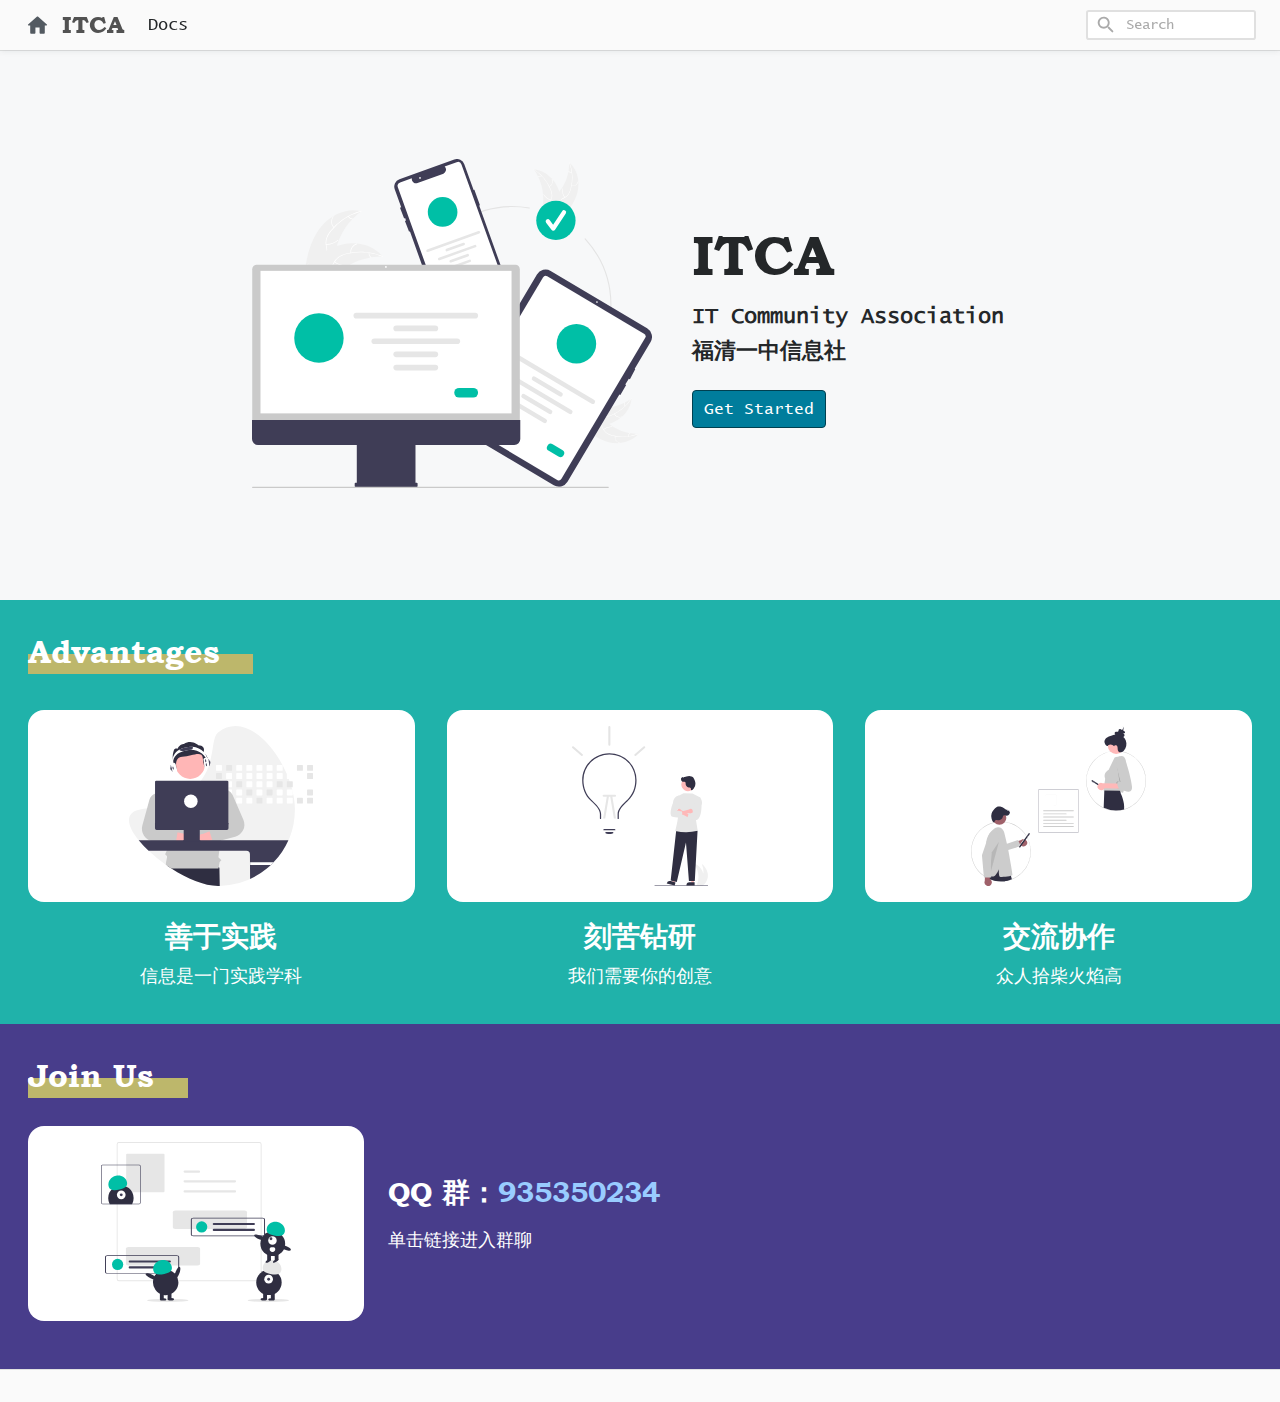
<file: index.html>
<!DOCTYPE html>
<html lang="en" dir="ltr">

<head>
    <meta charset="utf-8">
    <meta name="viewport" content="width=device-width, initial-scale=1">
    <title>ITCA</title>
    


  
  <script defer src="/js/fuse.min.94c78ad70b02749822921660cf4e9f0b3701bc0680c421afb784a78228de0275.js"></script>



<script src="/js/enquire.min.dfb99dee1e029d51d6cfb672d847929890b1585402de17f5ed092edd72a688b4.js"></script>

<script defer src="/js/lazysizes.min.31dd6a2d3a1ec0f78a8df007535cf23f03aeb5c70f026e6d6a19dac3b3acc340.js"></script>

<script defer src="/js/helper/getParents.min.ccd45f158c1b17849307ba913a72beac239c410f2b6e648496a79842da84e55b.js"></script>

<script defer src="/js/helper/fadeinout.min.9fb19682560d5fa5596fffec85da605067c4acc86aad05add4d8fff9d362a446.js"></script>

<link rel="stylesheet" href="/katex/katex.min.css">
<script src="/katex/katex.min.js"></script>
<script src="/katex/auto-render.min.js"></script>

<script>
  document.addEventListener("DOMContentLoaded", function() {
      renderMathInElement(document.body, {
          trust: true,
          delimiters: [
              { left: "$$", right: "$$", display: true },
              { left: "$", right: "$", display: false }
          ],
          macros: {
              
              "\\d": "\\text{d}",
              "\\zh": "\\footnotesize \\ ",
              "\\en": "\\normalsize \\ ",
              "\\su": "\\displaystyle",
              "\\eq": "\\Longleftrightarrow",
              "\\intro": "\\Longrightarrow",
              "\\mathring": "\\overset\{\\normalsizeₒ\}",
              "\\arccot": "\\text\{arccot\} \\, ",
              "\\xor": "\\text\{xor\} \\, ",
              "\\mex": "\\text\{mex\} \\, "
          }
      });
  });
  </script>

<script>
  "use strict";

  window.onload = function() {
    
    var languagedir = JSON.parse("\"ltr\"");
    
    var baseurl = JSON.parse("\"https://itca.site\"");
    
    var permalink = JSON.parse("\"https://itca.site/\"");

    
    var toggleSidebarElem = document.getElementById("toggle-sidebar");
    var toggleMenuElem = document.getElementById("toggle-menu");
    var tocBodyElem = document.querySelector('.toc__body');
    var tocLabelElem = document.querySelector('.toc__label');
    var listMainElem = document.getElementById('list-main');
    var listSideElem = document.getElementById('list-side');
    var singleMenuElem = document.getElementById('single-menu');
    var sliderIcons = document.querySelectorAll('.slider__icon');

    toggleSidebarElem ?
      toggleSidebarElem.addEventListener('change', function (e) {
        if (e.target.checked) {
          if (tocBodyElem) {
            fadeIn(tocBodyElem, 200);
          }
          if (tocLabelElem) {
            fadeIn(tocLabelElem, 200);
          }
          if (listMainElem && listSideElem) {
            listMainElem.className = 'm';
            listSideElem.className = 'r';
          }

          sliderIcons && sliderIcons.forEach(function (elem) {
            if (elem.classList.contains('hide')) {
              elem.classList.remove('hide');
            } else {
              elem.classList.add('hide');
            }
          });

        } else {
          if (tocBodyElem) {
            fadeOut(tocBodyElem, 200);
          }
          if (tocLabelElem) {
            fadeOut(tocLabelElem, 200);
          }
          if (listMainElem && listSideElem) {
            listMainElem.className = 'mr';
            listSideElem.className = 'hide';
          }

          sliderIcons && sliderIcons.forEach(function (elem) {
            if (elem.classList.contains('hide')) {
              elem.classList.remove('hide');
            } else {
              elem.classList.add('hide');
            }
          });
        }
      }) : null;

    toggleMenuElem ?
      toggleMenuElem.addEventListener('change', function (e) {
        if (e.target.checked) {
          if (listMainElem && singleMenuElem) {
            listMainElem.className = 'm';
            singleMenuElem.className = 'l';
          }

          sliderIcons && sliderIcons.forEach(function (elem) {
            if (elem.classList.contains('hide')) {
              elem.classList.remove('hide');
            } else {
              elem.classList.add('hide');
            }
          });

        } else {
          if (listMainElem && singleMenuElem) {
            listMainElem.className = 'lm';
            singleMenuElem.className = 'hide';
          }

          sliderIcons && sliderIcons.forEach(function (elem) {
            if (elem.classList.contains('hide')) {
              elem.classList.remove('hide');
            } else {
              elem.classList.add('hide');
            }
          });
        }
      }) : null;
    


    
    var navCollapseBtn = document.getElementById('navCollapseBtn');
    navCollapseBtn ? navCollapseBtn.addEventListener('click', function(e) {
      var navCollapse = document.querySelector('.navbar__collapse');
      
      if (navCollapse) {
        var dataOpen = navCollapse.getAttribute('data-open');

        if (dataOpen === 'true') {
          navCollapse.setAttribute('data-open', 'false');
          navCollapse.style.maxHeight = 0;
        } else {
          navCollapse.setAttribute('data-open', 'true');
          navCollapse.style.maxHeight = navCollapse.scrollHeight + "px";
        }
      }
    }) : null;
    


    
    var expandBtn = document.querySelectorAll('.expand__button');

    for (let i = 0; i < expandBtn.length; i++) {
      expandBtn[i].addEventListener("click", function () {
        var content = this.nextElementSibling;
        if (content.style.maxHeight) {
          content.style.maxHeight = null;
          this.querySelector('svg').classList.add('expand-icon__right');
          this.querySelector('svg').classList.remove('expand-icon__down');
        } else {
          content.style.maxHeight = content.scrollHeight + "px";
          this.querySelector('svg').classList.remove('expand-icon__right');
          this.querySelector('svg').classList.add('expand-icon__down');
        }
      });
    }
    



    
    document.querySelectorAll('.tab') ? 
    document.querySelectorAll('.tab').forEach(function(elem, idx) {
      var containerId = elem.getAttribute('id');
      var containerElem = elem;
      var tabLinks = elem.querySelectorAll('.tab__link');
      var tabContents = elem.querySelectorAll('.tab__content');
      var ids = [];

      tabLinks && tabLinks.length > 0 ?
      tabLinks.forEach(function(link, index, self) {
        link.onclick = function(e) {
          for (var i = 0; i < self.length; i++) {
            if (index === parseInt(i, 10)) {
              if (!self[i].classList.contains('active')) {
                self[i].classList.add('active');
                tabContents[i].style.display = 'block';
              }
            } else {
              self[i].classList.remove('active');
              tabContents[i].style.display = 'none';
            }
          }
        }
      }) : null;
    }) : null;
    


    
    document.querySelectorAll('.codetab') ? 
    document.querySelectorAll('.codetab').forEach(function(elem, idx) {
      var containerId = elem.getAttribute('id');
      var containerElem = elem;
      var codetabLinks = elem.querySelectorAll('.codetab__link');
      var codetabContents = elem.querySelectorAll('.codetab__content');
      var ids = [];

      codetabLinks && codetabLinks.length > 0 ?
      codetabLinks.forEach(function(link, index, self) {
        link.onclick = function(e) {
          for (var i = 0; i < self.length; i++) {
            if (index === parseInt(i, 10)) {
              if (!self[i].classList.contains('active')) {
                self[i].classList.add('active');
                codetabContents[i].style.display = 'block';
              }
            } else {
              self[i].classList.remove('active');
              codetabContents[i].style.display = 'none';
            }
          }
        }
      }) : null;
    }) : null;
    

    
    
    
    var enableDarkMode = JSON.parse("false");
    var root = document.getElementById('root');
    var toggleToLightBtn = document.getElementById('toggleToLight');
    var toggleToDarkBtn = document.getElementById('toggleToDark');

    if (!enableDarkMode) {
      root.className = 'theme__light';
      localStorage.setItem('theme', 'light');
    }
    
    if (toggleToDarkBtn) {
      toggleToDarkBtn.onclick = function (e) {
        root.className = 'theme__dark';
        localStorage.setItem('theme', 'dark');
        toggleToLightBtn.className = 'navbar__icons--icon';
        toggleToDarkBtn.className = 'hide';
      }
    }

    if (toggleToLightBtn) {
      toggleToLightBtn.onclick = function (e) {
        root.className = 'theme__light';
        localStorage.setItem('theme', 'light');
        toggleToLightBtn.className = 'hide';
        toggleToDarkBtn.className = 'navbar__icons--icon';
      }
    }

    
    document.querySelectorAll('.menu__list').forEach(function(elem) {
      if (elem.classList.contains('active')) {
        elem.style.maxHeight = elem.scrollHeight + "px"; 
      }
    });
    
    document.querySelectorAll('.menu__title--collapse').forEach(function(elem) {
      elem.addEventListener('click', function (e) {
        var content = this.nextElementSibling;
        var menuTitleIcon = this.querySelector('.menu__title--icon');
        if (!content) {
          return null;
        }

        var parent = elem.parentNode;
        while (parent.classList.contains('menu__list') && parent.classList.contains('active')) {
          parent.style.maxHeight = 100 * parent.children.length + "px";
          parent = parent.parentNode;
        }

        if (content.style.maxHeight) {
          content.style.maxHeight = null;
          content.classList.remove('active');
          menuTitleIcon.classList.add('right');
          
          if (languagedir === 'rtl') {
            menuTitleIcon.classList.remove('downrtl');
          } else {
            menuTitleIcon.classList.remove('down');
          }
        } else {
          content.style.maxHeight = content.scrollHeight + "px";
          content.classList.add('active');
          menuTitleIcon.classList.remove('right');
          
          if (languagedir === 'rtl') {
            menuTitleIcon.classList.add('downrtl');
          } else {
            menuTitleIcon.classList.add('down');
          }
        }
      });
    });
    


    
    var mobileLogo = document.getElementById('mobileLogo');
    var modal = document.getElementById("myModal");
    var drawer = document.getElementById('myDrawer');
    var drawerCloseBtn = document.querySelector('.drawer__close');

    var openDrawer = function() {
      modal.style.opacity = 1;

      if (languagedir === 'rtl') {
        modal.style.right = 0;
        drawer.style.right = 0;
      } else {
        modal.style.left = 0;
        drawer.style.left = 0;
      }
    }

    var closeDrawer = function() {
      modal.style.opacity = 0;

      if (languagedir === 'rtl') {
        drawer.style.right = '-100%';
      } else {
        drawer.style.left = '-100%';
      }

      
      setTimeout(function () {
        if (languagedir === 'rtl') {
          modal.style.right = '-100%';
        } else {
          modal.style.left = '-100%';
        }
      }, 250);
    }

    mobileLogo.onclick = function () {
      openDrawer();
      localStorage.setItem('isDrawerOpen', 'true');
    }

    modal.onclick = function () {
      closeDrawer();
      localStorage.setItem('isDrawerOpen', 'false');
    }

    drawerCloseBtn.onclick = function () {
      closeDrawer();
      localStorage.setItem('isDrawerOpen', 'false');
    }
  


  
    var lastScrollTop = window.pageYOffset || document.documentElement.scrollTop;
    var tocElem = document.querySelector('.toc');
    var tableOfContentsElem = tocElem ? tocElem.querySelector('#TableOfContents') : null;
    var singleContentsElem = document.querySelector('.single__contents');
    var dataBGImgs = document.querySelectorAll('div[data-bgimg]');

    
    var tocLevels = JSON.parse("[\"h2\",\"h3\",\"h4\"]");

    if (tocLevels) {
      tocLevels = tocLevels.toString();
    } else {
      tocLevels = "h1, h2, h3, h4, h5, h6";
    }

    
    var isLandingBgImg = JSON.parse("null");
    
    var isHome = JSON.parse("true");

    function setNavbarBG(scrollTop) {
      if (isHome && isLandingBgImg && Object.keys(isLandingBgImg).length) {
        if (isLandingBgImg.height <= scrollTop) {
          dataBGImgs.forEach(function(elem) {
            elem.setAttribute('data-bgimg', 'false');
          });
        } else {
          dataBGImgs.forEach(function (elem) {
            elem.setAttribute('data-bgimg', 'true');
          });
        }
      }
    }
    setNavbarBG(lastScrollTop);

    window.onscroll = function () {
      var st = window.pageYOffset || document.documentElement.scrollTop;
      if (st > lastScrollTop) { 
        singleContentsElem ? 
        singleContentsElem.querySelectorAll(tocLevels.toString()).forEach(function(elem) {
          if (document.documentElement.scrollTop >= elem.offsetTop) {
            if (tableOfContentsElem) {
              var id = elem.getAttribute('id');
              tocElem.querySelectorAll('a').forEach(function (elem) {
                elem.classList.remove('active');
              });
              tocElem.querySelector('a[href="#' + id + '"]') ? 
              tocElem.querySelector('a[href="#' + id + '"]').classList.add('active') : null;
            }
          }
        }) : null;
        setNavbarBG(st);
      } else { 
        singleContentsElem ? 
        singleContentsElem.querySelectorAll(tocLevels.toString()).forEach(function(elem) {
          if (document.documentElement.scrollTop >= elem.offsetTop) {
            if (tableOfContentsElem) {
              var id = elem.getAttribute('id');
              tocElem.querySelectorAll('a').forEach(function (elem) {
                elem.classList.remove('active');
              });
              tocElem.querySelector('a[href="#' + id + '"]') ? 
              tocElem.querySelector('a[href="#' + id + '"]').classList.add('active') : null;
            }
          }
        }) : null;
        setNavbarBG(st);
      }
      lastScrollTop = st <= 0 ? 0 : st;
    };
    



    
    var mobileSearchInputElem = document.querySelector('#search-mobile');
    var mobileSearchClassElem = document.querySelector('.mobile-search');
    var mobileSearchBtnElem = document.querySelector('#mobileSearchBtn');
    var mobileSearchCloseBtnElem = document.querySelector('#search-mobile-close');
    var mobileSearchContainer = document.querySelector('#search-mobile-container');
    var mobileSearchResultsElem = document.querySelector('#search-mobile-results');
    var htmlElem = document.querySelector('html');

    if (mobileSearchClassElem) {
      mobileSearchClassElem.style.display = 'none';
    }

    mobileSearchBtnElem ? 
    mobileSearchBtnElem.addEventListener('click', function () {
      if (mobileSearchContainer) {
        mobileSearchContainer.style.display = 'block';
      }

      if (mobileSearchInputElem) {
        mobileSearchInputElem.focus();
      }

      if (htmlElem) {
        htmlElem.style.overflowY = 'hidden';
      }
    }) : null;

    mobileSearchCloseBtnElem ? 
    mobileSearchCloseBtnElem.addEventListener('click', function() {
      if (mobileSearchContainer) {
        mobileSearchContainer.style.display = 'none';
      }

      if (mobileSearchInputElem) {
        mobileSearchInputElem.value = '';
      }
      
      if (mobileSearchResultsElem) {
        while (mobileSearchResultsElem.firstChild) {
          mobileSearchResultsElem.removeChild(mobileSearchResultsElem.firstChild);
        }
      }

      if (htmlElem) {
        htmlElem.style.overflowY = 'visible';
      }
    }) : null;

    mobileSearchInputElem ? 
    mobileSearchInputElem.addEventListener('keydown', function(e) {
      if (e.key === 'Escape') {
        if (mobileSearchContainer) {
          mobileSearchContainer.style.display = 'none';
        }
        
        if (mobileSearchInputElem) {
          mobileSearchInputElem.value = '';
        }

        if (mobileSearchResultsElem) {
          while (mobileSearchResultsElem.firstChild) {
            mobileSearchResultsElem.removeChild(mobileSearchResultsElem.firstChild);
          }
        }
        if (htmlElem) {
          htmlElem.style.overflowY = 'visible';
        }
      }
    }) : null;
  


  
    var localTheme = localStorage.getItem('theme');
    var rootEleme = document.getElementById('root');
    var selectThemeElem = document.querySelectorAll('.select-theme');
    var selectThemeItemElem = document.querySelectorAll('.select-theme__item');
    
    if (localTheme) {
      selectThemeItemElem ? 
      selectThemeItemElem.forEach(function (elem) {
        if (elem.text.trim() === localTheme) {
          elem.classList.add('is-active');
        } else {
          elem.classList.remove('is-active');
        }
      }) : null;
    }

    selectThemeItemElem ? 
    selectThemeItemElem.forEach(function (v, i) {
      v.addEventListener('click', function (e) {
        var selectedThemeVariant = e.target.text.trim();
        localStorage.setItem('theme', selectedThemeVariant);

        rootEleme.removeAttribute('class');
        rootEleme.classList.add(`theme__${selectedThemeVariant}`);
        selectThemeElem.forEach(function(rootElem) {
          rootElem.querySelectorAll('a').forEach(function (elem) {
            if (elem.classList) {
              if (elem.text.trim() === selectedThemeVariant) {
                if (!elem.classList.contains('is-active')) {
                  elem.classList.add('is-active');
                }
              } else {
                if (elem.classList.contains('is-active')) {
                  elem.classList.remove('is-active');
                }
              }
            }
          });
        });

        if (window.mermaid) {
          if (selectedThemeVariant === "dark" || selectedThemeVariant === "hacker") {
            mermaid.initialize({ theme: 'dark' });
            location.reload();
          } else {
            mermaid.initialize({ theme: 'default' });
            location.reload();
          }
        }

        var utterances = document.querySelector('iframe');
        if (utterances) {
          utterances.contentWindow.postMessage({
            type: 'set-theme',
            theme: selectedThemeVariant === "dark" || selectedThemeVariant === "hacker" ? 'photon-dark' : selectedThemeVariant === 'kimbie' ? 'github-dark-orange' : 'github-light',
          }, 'https://utteranc.es');
        }
      });
    }) : null;
  


  
    
    var langprefix = JSON.parse("\"\"");
    var searchResults = null;
    var searchMenu = null;
    var searchText = null;
    
    
    var enableSearchHighlight = JSON.parse("true");
    
    var enableSearch = JSON.parse("true");

    var fuse = null;

    if (enableSearch) {
      (function initFuse() {
        var xhr = new XMLHttpRequest();
        xhr.open('GET', baseurl + langprefix + "/index.json");
        xhr.setRequestHeader('Content-Type', 'application/json; charset=utf-8');
        xhr.onload = function () {
          if (xhr.status === 200) {
            fuse = new Fuse(JSON.parse(xhr.response.toString('utf-8')), {
              keys: ['title', 'description', 'content'],
              includeMatches: enableSearchHighlight,
              shouldSort: true,
              threshold: 0.4,
              location: 0,
              distance: 100,
              maxPatternLength: 32,
              minMatchCharLength: 1,
            });
          }
          else {
            console.error(`[${xhr.status}]Error:`, xhr.statusText);
          }
        };
        xhr.send();
      })();
    }
    
    function makeLi(ulElem, obj) {
      var li = document.createElement('li');
      li.className = 'search-result__item';
      
      var a = document.createElement('a');
      a.innerHTML = obj.title;
      a.setAttribute('class', 'search-result__item--title');
      a.setAttribute('href', obj.permalink);

      var descDiv = document.createElement('div');
      descDiv.setAttribute('class', 'search-result__item--desc');
      if (obj.description) {
        descDiv.innerHTML = obj.description;
      } else if (obj.content) {
        descDiv.innerHTML = obj.content.substring(0, 80);
      }
      
      li.appendChild(a);
      li.appendChild(descDiv);
      ulElem.appendChild(li);
    }

    function makeHighlightLi(ulElem, obj) {
      var li = document.createElement('li');
      li.className = 'search-result__item';
      var descDiv = null;

      var a = document.createElement('a');
      a.innerHTML = obj.item.title;
      a.setAttribute('class', 'search-result__item--title');
      a.setAttribute('href', obj.item.uri);

      if (obj.matches && obj.matches.length) {
        for (var i = 0; i < obj.matches.length; i++) {
          if ('title' === obj.matches[i].key) {
            a = document.createElement('a');
            a.innerHTML = generateHighlightedText(obj.matches[i].value, obj.matches[i].indices);
            a.setAttribute('class', 'search-result__item--title');
            a.setAttribute('href', obj.item.uri);
          }
          
          if ('description' === obj.matches[i].key) {
            descDiv = document.createElement('div');
            descDiv.setAttribute('class', 'search-result__item--desc');
            descDiv.innerHTML = generateHighlightedText(obj.item.description, obj.matches[i].indices);
          } else if ('content' === obj.matches[i].key) {
            if (!descDiv) {
              descDiv = document.createElement('div');
              descDiv.setAttribute('class', 'search-result__item--desc');
              descDiv.innerHTML = generateHighlightedText(obj.item.content.substring(0, 80), obj.matches[i].indices);
            }
          } else {
            if (obj.item.description) {
              descDiv = document.createElement('div');
              descDiv.setAttribute('class', 'search-result__item--desc');
              descDiv.innerHTML = obj.item.description;
            } else {
              descDiv = document.createElement('div');
              descDiv.setAttribute('class', 'search-result__item--desc');
              descDiv.innerHTML = obj.item.content.substring(0, 80);
            }
          }
        }

        li.appendChild(a);
        if (descDiv) {
          li.appendChild(descDiv);
        }
        if (li) {
          ulElem.appendChild(li);
        }
      }
    }

    function renderSearchResults(searchText, results) {
      searchResults = document.getElementById('search-results');
      searchMenu = document.getElementById('search-menu');
      searchResults.setAttribute('class', 'dd is-active');
      
      var ul = document.createElement('ul');
      ul.setAttribute('class', 'dd-content search-content');

      if (results.length) {
        results.forEach(function (result) {
          var li = document.createElement('li');
          var a = document.createElement('a');
          a.setAttribute('href', result.uri);
          a.setAttribute('class', 'dd-item');
          a.appendChild(li);

          var titleDiv = document.createElement('div');
          titleDiv.innerHTML = result.title;
          titleDiv.setAttribute('class', 'search-result__item--title');

          var descDiv = document.createElement('div');
          descDiv.setAttribute('class', 'search-result__item--desc');
          if (result.description) {
            descDiv.innerHTML = result.description;
          } else if (result.content) {
            descDiv.innerHTML = result.content.substring(0, 80);
          }

          li.appendChild(titleDiv);
          li.appendChild(descDiv);
          ul.appendChild(a);
        });
      } else {
        var li = document.createElement('li');
        li.setAttribute('class', 'dd-item');
        li.innerText = 'No results found';
        ul.appendChild(li);
      }

      while (searchMenu.hasChildNodes()) {
        searchMenu.removeChild(
          searchMenu.lastChild
        );
      }
      
      searchMenu.appendChild(ul);
    }

    function renderSearchHighlightResults(searchText, results) {
      searchResults = document.getElementById('search-results');
      searchMenu = document.getElementById('search-menu');
      searchResults.setAttribute('class', 'dd is-active');

      var ul = document.createElement('ul');
      ul.setAttribute('class', 'dd-content search-content');

      if (results.length) {
        results.forEach(function (result) {
          var li = document.createElement('li');
          var a = document.createElement('a');
          var descDiv = null;

          a.setAttribute('href', result.item.uri);
          a.setAttribute('class', 'dd-item');
          a.appendChild(li);

          var titleDiv = document.createElement('div');
          titleDiv.innerHTML = result.item.title;
          titleDiv.setAttribute('class', 'search-result__item--title');
          
          if (result.matches && result.matches.length) {
            for (var i = 0; i < result.matches.length; i++) {
              if ('title' === result.matches[i].key) {
                titleDiv.innerHTML = generateHighlightedText(result.matches[i].value, result.matches[i].indices);
              }

              if ('description' === result.matches[i].key) {
                descDiv = document.createElement('div');
                descDiv.setAttribute('class', 'search-result__item--desc');
                descDiv.innerHTML = generateHighlightedText(result.item.description, result.matches[i].indices);
              } else if ('content' === result.matches[i].key) {
                if (!descDiv) {
                  descDiv = document.createElement('div');
                  descDiv.setAttribute('class', 'search-result__item--desc');
                  descDiv.innerHTML = generateHighlightedText(result.item.content.substring(0, 80), result.matches[i].indices);
                }
              } else {
                if (result.item.description) {
                  descDiv = document.createElement('div');
                  descDiv.setAttribute('class', 'search-result__item--desc');
                  descDiv.innerHTML = result.item.description;
                } else {
                  descDiv = document.createElement('div');
                  descDiv.setAttribute('class', 'search-result__item--desc');
                  descDiv.innerHTML = result.item.content.substring(0, 80);
                }
              }
            }
            
            li.appendChild(titleDiv);
            if (descDiv) {
              li.appendChild(descDiv);
            }
            ul.appendChild(a);
          }
        });
      } else {
        var li = document.createElement('li');
        li.setAttribute('class', 'dd-item');
        li.innerText = 'No results found';
        ul.appendChild(li);
      }

      while (searchMenu.hasChildNodes()) {
        searchMenu.removeChild(
          searchMenu.lastChild
        );
      }
      searchMenu.appendChild(ul);
    }

    function renderSearchResultsMobile(searchText, results) {
      searchResults = document.getElementById('search-mobile-results');

      var content = document.createElement('div');
      content.setAttribute('class', 'mobile-search__content');

      if (results.length > 0) {
        results.forEach(function (result) {
          var item = document.createElement('a');
          item.setAttribute('href', result.uri);
          item.innerHTML = '<div class="mobile-search__item"><div class="mobile-search__item--title">📄 ' + result.title + '</div><div class="mobile-search__item--desc">' + (result.description ? result.description : result.content) + '</div></div>';
          content.appendChild(item);
        });
      } else {
        var item = document.createElement('span');
        content.appendChild(item);
      }

      let wrap = document.getElementById('search-mobile-results');
      while (wrap.firstChild) {
        wrap.removeChild(wrap.firstChild)
      }
      searchResults.appendChild(content);      
    }

    function renderSearchHighlightResultsMobile(searchText, results) {
      searchResults = document.getElementById('search-mobile-results');

      var ul = document.createElement('div');
      ul.setAttribute('class', 'mobile-search__content');

      if (results.length) {
        results.forEach(function (result) {
          var li = document.createElement('li');
          var a = document.createElement('a');
          var descDiv = null;

          a.setAttribute('href', result.item.uri);
          a.appendChild(li);
          li.setAttribute('class', 'mobile-search__item');

          var titleDiv = document.createElement('div');
          titleDiv.innerHTML = result.item.title;
          titleDiv.setAttribute('class', 'mobile-search__item--title');
          
          if (result.matches && result.matches.length) {
            for (var i = 0; i < result.matches.length; i++) {
              if ('title' === result.matches[i].key) {
                titleDiv.innerHTML = generateHighlightedText(result.matches[i].value, result.matches[i].indices);
              }

              if ('description' === result.matches[i].key) {
                descDiv = document.createElement('div');
                descDiv.setAttribute('class', 'mobile-search__item--desc');
                descDiv.innerHTML = generateHighlightedText(result.item.description, result.matches[i].indices);
              } else if ('content' === result.matches[i].key) {
                if (!descDiv) {
                  descDiv = document.createElement('div');
                  descDiv.setAttribute('class', 'mobile-search__item--desc');
                  descDiv.innerHTML = generateHighlightedText(result.item.content.substring(0, 150), result.matches[i].indices);
                }
              } else {
                if (result.item.description) {
                  descDiv = document.createElement('div');
                  descDiv.setAttribute('class', 'mobile-search__item--desc');
                  descDiv.innerHTML = result.item.description;
                } else {
                  descDiv = document.createElement('div');
                  descDiv.setAttribute('class', 'mobile-search__item--desc');
                  descDiv.innerHTML = result.item.content.substring(0, 150);
                }
              }
            }
            
            li.appendChild(titleDiv);
            if (descDiv) {
              li.appendChild(descDiv);
            }
            ul.appendChild(a);
          }
        });
      } else {
        var item = document.createElement('span');
        ul.appendChild(item);
      }

      let wrap = document.getElementById('search-mobile-results');
      while (wrap.firstChild) {
        wrap.removeChild(wrap.firstChild)
      }
      searchResults.appendChild(ul);
    }

    function generateHighlightedText(text, regions) {
      if (!regions) {
        return text;
      }

      var content = '', nextUnhighlightedRegionStartingIndex = 0;

      regions.forEach(function(region) {
        if (region[0] === region[1]) {
          return null;
        }
        
        content += '' +
          text.substring(nextUnhighlightedRegionStartingIndex, region[0]) +
          '<span class="search__highlight">' +
            text.substring(region[0], region[1] + 1) +
          '</span>' +
        '';
        nextUnhighlightedRegionStartingIndex = region[1] + 1;
      });

      content += text.substring(nextUnhighlightedRegionStartingIndex);

      return content;
    };

    var searchElem = document.getElementById('search');
    var searchMobile = document.getElementById('search-mobile');
    var searchResultsContainer = document.getElementById('search-results');

    searchElem ? 
    searchElem.addEventListener('input', function(e) {
      if (!e.target.value | window.innerWidth < 770) {
        searchResultsContainer ? searchResultsContainer.setAttribute('class', 'dd') : null;
        return null;
      }

      searchText = e.target.value;
      var results = fuse.search(e.target.value);

      if (enableSearchHighlight) {
        renderSearchHighlightResults(searchText, results);
      } else {
        renderSearchResults(searchText, results);
      }

      var dropdownItems = searchResultsContainer.querySelectorAll('.dd-item');
      dropdownItems ? dropdownItems.forEach(function (item) {
        item.addEventListener('mousedown', function (e) {
          e.target.click();
        });
      }) : null;
    }) : null;

    searchElem ? 
    searchElem.addEventListener('blur', function() {
      if (window.innerWidth < 770) {
        return null;
      }
      searchResultsContainer ? searchResultsContainer.setAttribute('class', 'dd') : null;
    }) : null;

    searchElem ? 
    searchElem.addEventListener('click', function(e) {
      if (window.innerWidth < 770) {
        return null;
      }
      if (!e.target.value) {
        searchResultsContainer ? searchResultsContainer.setAttribute('class', 'dd') : null;
        return null;
      }

      searchText = e.target.value;
      var results = fuse.search(e.target.value);

      if (enableSearchHighlight) {
        renderSearchHighlightResults(searchText, results);
      } else {
        renderSearchResults(searchText, results);
      }

      var dropdownItems = searchResultsContainer.querySelectorAll('.dd-item');
      dropdownItems ? dropdownItems.forEach(function (item) {
        item.addEventListener('mousedown', function (e) {
          e.target.click();
        });
      }) : null;
    }) : null;

    var searchMenuElem = document.getElementById("search-menu");
    var activeItem = document.querySelector('#search-menu .dd-item.is-active');
    var activeIndex = null;
    var items = null;
    var searchContainerMaxHeight = 350;

    searchElem ? 
    searchElem.addEventListener('keydown', function(e) {
      if (window.innerWidth < 770) {
        return null;
      }

      var items = document.querySelectorAll('#search-menu .dd-item');
      
      if (e.key === 'ArrowDown') {
        if (activeIndex === null) {
          activeIndex = 0;
          items[activeIndex].classList.remove('is-active');
        } else {
          items[activeIndex].classList.remove('is-active');
          activeIndex = activeIndex === items.length - 1 ? 0 : activeIndex + 1;
        }
        items[activeIndex].classList.add('is-active');

        let overflowedPixel = items[activeIndex].offsetTop + items[activeIndex].clientHeight - searchContainerMaxHeight;
        if (overflowedPixel > 0) {
          document.querySelector(".search-content").scrollTop += items[activeIndex].getBoundingClientRect().height;
        } else if (activeIndex === 0) {
          document.querySelector(".search-content").scrollTop = 0;
        }
      } else if (e.key === 'ArrowUp') {
        if (activeIndex === null) {
          activeIndex = items.length - 1;
          items[activeIndex].classList.remove('is-active');
        } else {
          items[activeIndex].classList.remove('is-active');
          activeIndex = activeIndex === 0 ? items.length - 1 : activeIndex - 1;
        }
        items[activeIndex].classList.add('is-active');
        
        let overflowedPixel = items[activeIndex].offsetTop + items[activeIndex].clientHeight - searchContainerMaxHeight;
        if (overflowedPixel < 0) {
          document.querySelector(".search-content").scrollTop -= items[activeIndex].getBoundingClientRect().height;
        } else {
          document.querySelector(".search-content").scrollTop = overflowedPixel + items[activeIndex].getBoundingClientRect().height;
        }
      } else if (e.key === 'Enter') {
        var currentItemLink = items[activeIndex].getAttribute('href');
        if (currentItemLink) {
          location.href = currentItemLink;
        }
      } else if (e.key === 'Escape') {
        e.target.value = null;
        if (searchResults) {
          searchResults.classList.remove('is-active');
        }
      }
    }) : null;

    searchMobile ? 
    searchMobile.addEventListener('input', function(e) {
      if (!e.target.value) {
        let wrap = document.getElementById('search-mobile-results');
        while (wrap.firstChild) {
          wrap.removeChild(wrap.firstChild);
        }
        return null;
      }

      searchText = e.target.value;
      var results = fuse.search(e.target.value);
      
      if (enableSearchHighlight) {
        renderSearchHighlightResultsMobile(searchText, results);
      } else {
        renderSearchResultsMobile(searchText, results);
      }

      var dropdownItems = searchResultsContainer.querySelectorAll('.dd-item');
      dropdownItems ? dropdownItems.forEach(function (item) {
        item.addEventListener('mousedown', function (e) {
          e.target.click();
        });
      }) : null;
    }) : null;
  
  }
</script>
    


<link rel="stylesheet" href="/css/main.min.css">


    <link rel="alternate" type="application/rss&#43;xml" title="RSS" href="https://itca.site/index.xml">
<meta name="description" content="" />
<meta name="keywords" content="">
<meta name="created" content="0001-01-01T00:00:00&#43;0000">
<meta name="modified" content="0001-01-01T00:00:00&#43;0000">


<meta property="og:site_name" content="ITCA">
<meta property="og:title" content="ITCA">
<meta property="og:url" content="https://itca.site/">
<meta property="og:type" content="website">

<meta name="generator" content="Hugo 0.82.0" />
<meta name="msapplication-TileColor" content="#ffffff">
<meta name="theme-color" content="#ffffff">
<link rel="canonical" href="https://itca.site/">
<link rel="manifest" href="/manifest.json">

  <link rel="apple-touch-icon" sizes="57x57" href="/favicon/apple-icon-57x57.png">
  <link rel="apple-touch-icon" sizes="60x60" href="/favicon/apple-icon-60x60.png">
  <link rel="apple-touch-icon" sizes="72x72" href="/favicon/apple-icon-72x72.png">
  <link rel="apple-touch-icon" sizes="76x76" href="/favicon/apple-icon-76x76.png">
  <link rel="apple-touch-icon" sizes="114x114" href="/favicon/apple-icon-114x114.png">
  <link rel="apple-touch-icon" sizes="120x120" href="/favicon/apple-icon-120x120.png">
  <link rel="apple-touch-icon" sizes="144x144" href="/favicon/apple-icon-144x144.png">
  <link rel="apple-touch-icon" sizes="152x152" href="/favicon/apple-icon-152x152.png">
  <link rel="apple-touch-icon" sizes="180x180" href="/favicon/apple-icon-180x180.png">
  <link rel="icon" type="image/png" sizes="192x192" href="/favicon/android-icon-192x192.png">
  <link rel="icon" type="image/png" sizes="192x192" href="/favicon/android-icon-512x512.png">
  <link rel="icon" type="image/png" sizes="32x32" href="/favicon/favicon-32x32.png">
  <link rel="icon" type="image/png" sizes="96x96" href="/favicon/favicon-96x96.png">
  <link rel="icon" type="image/png" sizes="16x16" href="/favicon/favicon-16x16.png">
  <meta name="msapplication-TileColor" content="#ffffff">
  <meta name="msapplication-TileImage" content="/ms-icon-144x144.png">

    <script type="application/ld+json">
  {
    "@context": "https://schema.org",
    "@type": "WebPage",
    "url" : "https://itca.site/",
    "name": "ITCA",
    "mainEntityOfPage": {
      "@type": "WebPage",
      "@id": "https://itca.site"
    },
    "publisher": {
      "@type": "Organization",
      "name": "ITCA",
      "url": "https://itca.site"
    }
  }
</script>

    

</head>


<body id="root" class="theme__light">
    <script>
        var rootElem = document.getElementById('root');
        var themeOptions = JSON.parse("[\"light\",\"dark\"]");
        var localTheme = localStorage.getItem('theme');

        if (localTheme) {
            if (themeOptions && themeOptions.length > 0) {
                themeOptions.includes(localTheme) ? 
                rootElem.className = `theme__${localTheme}` :
                rootElem.className = `theme__${themeOptions[0]}`;
            }
        }
    </script>
    
    <div id="container">
        <div id="myDrawer" class="drawer" style="">
  <div class="drawer__header">
    <a href="/" class="drawer__header--text">
      
    </a>
    <div class="grow"></div>
    <div class="drawer__close">
      <svg xmlns="http://www.w3.org/2000/svg" width="22" height="22" viewBox="0 0 24 24"><path fill="none" d="M0 0h24v24H0V0z"/><path fill="currentColor" d="M18.3 5.71c-.39-.39-1.02-.39-1.41 0L12 10.59 7.11 5.7c-.39-.39-1.02-.39-1.41 0-.39.39-.39 1.02 0 1.41L10.59 12 5.7 16.89c-.39.39-.39 1.02 0 1.41.39.39 1.02.39 1.41 0L12 13.41l4.89 4.89c.39.39 1.02.39 1.41 0 .39-.39.39-1.02 0-1.41L13.41 12l4.89-4.89c.38-.38.38-1.02 0-1.4z"/></svg>
    </div>
  </div>

  <div class="drawer__body">
    <div class="menu">
  <h6 class="menu__label">
    
      ITCA
    
  </h6>
  <ul>
    
    
  </ul>
</div>



<script>
  var menuTitle = document.querySelectorAll('.menu__title');
  var modal = document.getElementById("myModal");
  var drawer = document.getElementById('myDrawer');

  var closeDrawer = function () {
    setTimeout(function () {
      modal.style.opacity = 0;
      drawer.style.left = '-100%';
      modal.style.left = '-100%';
    }, 250);
  }

  menuTitle ? 
  menuTitle.forEach(function(elem) {
    elem.onclick = function() {
      closeDrawer();
      localStorage.setItem('isDrawerOpen', 'false');
    }
  }) : null;
</script>
  </div>
</div>
<div id="myModal" class="modal" style=""></div>

<script>
  var isDrawerOpen = localStorage.getItem('isDrawerOpen');
  var modal = document.getElementById("myModal");
  var drawer = document.getElementById('myDrawer');
  
  
  var languagedir = JSON.parse("\"ltr\"");

  var openDrawer = function () {
    modal.style.opacity = 1;
    
    if (languagedir === "rtl") {
      modal.style.right = 0;
      drawer.style.right = 0;
    } else {
      modal.style.left = 0;
      drawer.style.left = 0;
    }
  }

  if (isDrawerOpen && isDrawerOpen === 'true') {
    openDrawer();
  }
</script>
        
<nav class="nav">
  <div class="navbar__wrapper" data-bgimg="false">
    <div class="divider">
      <div class="navbar lmr">
        
        
        <div class="navbar__menu--wrapper">
          
<div>
  
    <a href="/" rel="home" class="navbar__logo--link">
      <div class="navbar__icons--icon">
        <svg xmlns="http://www.w3.org/2000/svg" width="25" height="25" viewBox="0 0 24 24"><path fill="none" d="M0 0h24v24H0V0z"/><path fill="currentColor" d="M10 19v-5h4v5c0 .55.45 1 1 1h3c.55 0 1-.45 1-1v-7h1.7c.46 0 .68-.57.33-.87L12.67 3.6c-.38-.34-.96-.34-1.34 0l-8.36 7.53c-.34.3-.13.87.33.87H5v7c0 .55.45 1 1 1h3c.55 0 1-.45 1-1z"/></svg>
      </div>
      <label>ITCA</label>
    </a>
  
</div>
          
          
          <ul id="navMenu" class="navbar__menu">
            

  
  
  
  
  <li class="navbar__menu--item ">
    <a href="/docs" data-bgimg="false">Docs</a>
  </li>

          </ul>
        </div>
        <div class="grow"></div>
        <div id="siteSearch">
          

<div class="search" data-bgimg="false">
  <span class="icon">
    <svg xmlns="http://www.w3.org/2000/svg" width="22" height="22" fill="currentColor" viewBox="0 0 24 24"><path fill="none" d="M0 0h24v24H0V0z"/><path d="M15.5 14h-.79l-.28-.27c1.2-1.4 1.82-3.31 1.48-5.34-.47-2.78-2.79-5-5.59-5.34-4.23-.52-7.79 3.04-7.27 7.27.34 2.8 2.56 5.12 5.34 5.59 2.03.34 3.94-.28 5.34-1.48l.27.28v.79l4.25 4.25c.41.41 1.08.41 1.49 0 .41-.41.41-1.08 0-1.49L15.5 14zm-6 0C7.01 14 5 11.99 5 9.5S7.01 5 9.5 5 14 7.01 14 9.5 11.99 14 9.5 14z"/></svg>
  </span>
  <input id="search" aria-label="Site Search" class="input" type="text" autocomplete="off" placeholder="Search">
  <div id="search-results" class="dropdown">
    <div id="search-menu" class="dropdown-menu">
    </div>
  </div>
</div>


        </div>
        <div id="mobileSearch" class="hide">
          
<div id="mobileSearchBtn" class="mobile-search__btn">
  <svg xmlns="http://www.w3.org/2000/svg" width="22" height="22" fill="currentColor" viewBox="0 0 24 24"><path fill="none" d="M0 0h24v24H0V0z"/><path d="M15.5 14h-.79l-.28-.27c1.2-1.4 1.82-3.31 1.48-5.34-.47-2.78-2.79-5-5.59-5.34-4.23-.52-7.79 3.04-7.27 7.27.34 2.8 2.56 5.12 5.34 5.59 2.03.34 3.94-.28 5.34-1.48l.27.28v.79l4.25 4.25c.41.41 1.08.41 1.49 0 .41-.41.41-1.08 0-1.49L15.5 14zm-6 0C7.01 14 5 11.99 5 9.5S7.01 5 9.5 5 14 7.01 14 9.5 11.99 14 9.5 14z"/></svg>
</div>

<div id="search-mobile-container" class="mobile-search hide">
  <div class="mobile-search__top">
    <input id="search-mobile" type="text" aria-label="Mobile Search" placeholder="Search..." class="mobile-search__top--input"/>
    <div id="search-mobile-close" class="mobile-search__top--icon">
      <svg xmlns="http://www.w3.org/2000/svg" width="22" height="22" viewBox="0 0 24 24"><path opacity=".87" fill="none" d="M0 0h24v24H0V0z"/><path fill="currentColor" d="M12 2C6.47 2 2 6.47 2 12s4.47 10 10 10 10-4.47 10-10S17.53 2 12 2zm0 18c-4.41 0-8-3.59-8-8s3.59-8 8-8 8 3.59 8 8-3.59 8-8 8zm3.59-13L12 10.59 8.41 7 7 8.41 10.59 12 7 15.59 8.41 17 12 13.41 15.59 17 17 15.59 13.41 12 17 8.41z"/></svg>
    </div>
  </div>
  <div id="search-mobile-results" class="mobile-search__body">
    
  </div>
</div>

        </div>
        <div class="navbar__icons">
  
</div>


      </div>
    </div>
  </div>
</nav>

<script>
  var siteLogo = document.getElementById('siteLogo');
  var tabletLogo = document.getElementById('tabletLogo');
  var mobileLogo = document.getElementById('mobileLogo');
  var navMenu = document.getElementById('navMenu');
  var navMenuMobile = document.getElementById('navMenuMobile');
  var siteSearch = document.getElementById('siteSearch');
  var mobileSearch = document.getElementById('mobileSearch');
  
  enquire.register("screen and (max-width:1280px)", {
    match: function () {
      siteLogo.className = 'navbar__logo--wrapper';
      tabletLogo.className = 'hide';
      mobileLogo.className = 'hide';
      navMenu.className = 'navbar__menu';
      navMenuMobile.className = 'hide';
      siteSearch.className = '';
      mobileSearch.className = 'hide';
    },
    unmatch: function () {
      siteLogo.className = 'navbar__logo--wrapper';
      tabletLogo.className = 'hide';
      mobileLogo.className = 'hide';
      navMenu.className = 'navbar__menu';
      navMenuMobile.className = 'hide';
      siteSearch.className = '';
      mobileSearch.className = 'hide';
    },
  }).register("screen and (max-width:960px)", {
    match: function () {
      siteLogo.className = 'hide';
      tabletLogo.className = '';
      mobileLogo.className = 'hide';
      navMenu.className = 'navbar__menu';
      navMenuMobile.className = 'hide';
      siteSearch.className = 'hide';
      mobileSearch.className = 'navbar__icons--icon';
    },
    unmatch: function () {
      siteLogo.className = 'navbar__logo--wrapper';
      tabletLogo.className = 'hide';
      mobileLogo.className = 'hide';
      navMenu.className = 'navbar__menu';
      navMenuMobile.className = 'hide';
      siteSearch.className = '';
      mobileSearch.className = 'hide';
    },
  }).register("screen and (max-width:600px)", {
    match: function () {
      siteLogo.className = 'hide';
      tabletLogo.className = 'hide';
      mobileLogo.className = '';
      navMenu.className = 'hide';
      navMenuMobile.className = '';
      siteSearch.className = 'hide';
      mobileSearch.className = 'navbar__icons--icon';
    },
    unmatch: function () {
      siteLogo.className = 'hide';
      tabletLogo.className = '';
      mobileLogo.className = 'hide';
      navMenu.className = 'navbar__menu';
      navMenuMobile.className = 'hide';
      siteSearch.className = 'hide';
      mobileSearch.className = 'navbar__icons--icon';
    },
  });
</script>

        
  <div class="top">
  <header class="header home__banner--wrapper">
    <div class="divider">
      <div class="lmr">
        
      </div>
    </div>
  </header>
</div>

        
  <div class="mid">
  <main class="main">
    

<div class="divider">
  <div class="lmr">
    
    <div class="home__landing" style="height: 550px;">
      
        <div class="home__landing--img">
          <img src="/sync.svg" alt="Site Landing Page image">
        </div>
        <div class="home__landing--txt">
          
            
              <div class="title" style=";">
                ITCA
              </div>
            
          
            
              <div style="height: 10px"></div>
            
          
            
              <div class="text" style=";">
                IT Community Association
              </div>
            
              <div class="text" style=";">
                福清一中信息社
              </div>
            
          

          
            <a href="docs" target="_self" rel="noreferrer" class="home__landing--link">
              <button class="button home__landing--btn" aria-label="Get Started" data-color="primary">
                Get Started
              </button>
            </a>
          
        </div>
      
    </div>
  </div>
</div>

  </main>
  
  <section style="background-color: LightSeaGreen;">
    <div class="divider">
      <div class="lmr">
        
          
<div class="section__card" style="color: #fff">
  
    
    
    <header class="section__card--header">
      
        <h2 class="section__card--title" style="font-size:32px; color:#fff;">Advantages</h2>
      
      
        <div class="section__highlight" style="width: 225px; background-color: DarkKhaki;"></div>
      
    </header>
  
  
  
    <div class="section__card--main">
      
        
        <div class="section__card--item">
          
            <div class="section__card--img-wrapper">
              <img data-src="/work.svg" alt="善于实践" src="data:image/svg+xml,%0A%3Csvg xmlns='http://www.w3.org/2000/svg' width='24' height='24' viewBox='0 0 24 24'%3E%3Cpath fill='none' d='M0 0h24v24H0V0z'/%3E%3Cpath fill='%23aaa' d='M19 3H5c-1.1 0-2 .9-2 2v14c0 1.1.9 2 2 2h14c1.1 0 2-.9 2-2V5c0-1.1-.9-2-2-2zm-1 16H6c-.55 0-1-.45-1-1V6c0-.55.45-1 1-1h12c.55 0 1 .45 1 1v12c0 .55-.45 1-1 1zm-4.44-6.19l-2.35 3.02-1.56-1.88c-.2-.25-.58-.24-.78.01l-1.74 2.23c-.26.33-.02.81.39.81h8.98c.41 0 .65-.47.4-.8l-2.55-3.39c-.19-.26-.59-.26-.79 0z'/%3E%3C/svg%3E" class="lazyload section__card--img"/>
            </div>
          
          <div class="section__card--submain">
            
              <div class="section__card--subtitle" style="font-size:28px; color:white; text-align: center">
                善于实践
              </div>
            
            
              <div class="section__card--content" style="color: white;">
                信息是一门实践学科
              </div>
            
            
          </div>
        </div>
      
        
        <div class="section__card--item">
          
            <div class="section__card--img-wrapper">
              <img data-src="/lightbulb.svg" alt="刻苦钻研" src="data:image/svg+xml,%0A%3Csvg xmlns='http://www.w3.org/2000/svg' width='24' height='24' viewBox='0 0 24 24'%3E%3Cpath fill='none' d='M0 0h24v24H0V0z'/%3E%3Cpath fill='%23aaa' d='M19 3H5c-1.1 0-2 .9-2 2v14c0 1.1.9 2 2 2h14c1.1 0 2-.9 2-2V5c0-1.1-.9-2-2-2zm-1 16H6c-.55 0-1-.45-1-1V6c0-.55.45-1 1-1h12c.55 0 1 .45 1 1v12c0 .55-.45 1-1 1zm-4.44-6.19l-2.35 3.02-1.56-1.88c-.2-.25-.58-.24-.78.01l-1.74 2.23c-.26.33-.02.81.39.81h8.98c.41 0 .65-.47.4-.8l-2.55-3.39c-.19-.26-.59-.26-.79 0z'/%3E%3C/svg%3E" class="lazyload section__card--img"/>
            </div>
          
          <div class="section__card--submain">
            
              <div class="section__card--subtitle" style="font-size:28px; color:white; text-align: center">
                刻苦钻研
              </div>
            
            
              <div class="section__card--content" style="color: white;">
                我们需要你的创意
              </div>
            
            
          </div>
        </div>
      
        
        <div class="section__card--item">
          
            <div class="section__card--img-wrapper">
              <img data-src="/share.svg" alt="交流协作" src="data:image/svg+xml,%0A%3Csvg xmlns='http://www.w3.org/2000/svg' width='24' height='24' viewBox='0 0 24 24'%3E%3Cpath fill='none' d='M0 0h24v24H0V0z'/%3E%3Cpath fill='%23aaa' d='M19 3H5c-1.1 0-2 .9-2 2v14c0 1.1.9 2 2 2h14c1.1 0 2-.9 2-2V5c0-1.1-.9-2-2-2zm-1 16H6c-.55 0-1-.45-1-1V6c0-.55.45-1 1-1h12c.55 0 1 .45 1 1v12c0 .55-.45 1-1 1zm-4.44-6.19l-2.35 3.02-1.56-1.88c-.2-.25-.58-.24-.78.01l-1.74 2.23c-.26.33-.02.81.39.81h8.98c.41 0 .65-.47.4-.8l-2.55-3.39c-.19-.26-.59-.26-.79 0z'/%3E%3C/svg%3E" class="lazyload section__card--img"/>
            </div>
          
          <div class="section__card--submain">
            
              <div class="section__card--subtitle" style="font-size:28px; color:white; text-align: center">
                交流协作
              </div>
            
            
              <div class="section__card--content" style="color: white;">
                众人拾柴火焰高
              </div>
            
            
          </div>
        </div>
      
    </div>
  
  
    <div class="section__card--main" data-mobile="false">
      
        
          <div class="section__card--item"></div>
        
      
        
          <div class="section__card--item"></div>
        
      
        
          <div class="section__card--item"></div>
        
      
    </div>
  
</div>
        
      </div>
    </div>
  </section>

  <section style="background-color: DarkSlateBlue;">
    <div class="divider">
      <div class="lmr">
        
          
<div class="section__card" style="color: #fff">
  
    
    
    <header class="section__card--header">
      
        <h2 class="section__card--title" style="font-size:32px; color:#fff;">Join Us</h2>
      
      
        <div class="section__highlight" style="width: 160px; background-color: DarkKhaki;"></div>
      
    </header>
  
  
    <div class="section__normal">
      
      
        
          <div class="section__normal--img-wrapper" data-position="left">
            <img data-src="/team.svg" alt="QQ 群：&lt;a style=&#39;color:#99CCFF!important&#39; target=&#34;_blank&#34; href=&#34;https://qm.qq.com/cgi-bin/qm/qr?k=AEgyiGus4_xy3ytT6e7FaIhRU_N6NZ9v&amp;jump_from=webapi&#34;&gt;935350234&lt;/a&gt;" src="data:image/svg+xml,%0A%3Csvg xmlns='http://www.w3.org/2000/svg' width='24' height='24' viewBox='0 0 24 24'%3E%3Cpath fill='none' d='M0 0h24v24H0V0z'/%3E%3Cpath fill='%23aaa' d='M19 3H5c-1.1 0-2 .9-2 2v14c0 1.1.9 2 2 2h14c1.1 0 2-.9 2-2V5c0-1.1-.9-2-2-2zm-1 16H6c-.55 0-1-.45-1-1V6c0-.55.45-1 1-1h12c.55 0 1 .45 1 1v12c0 .55-.45 1-1 1zm-4.44-6.19l-2.35 3.02-1.56-1.88c-.2-.25-.58-.24-.78.01l-1.74 2.23c-.26.33-.02.81.39.81h8.98c.41 0 .65-.47.4-.8l-2.55-3.39c-.19-.26-.59-.26-.79 0z'/%3E%3C/svg%3E" class="lazyload section__normal--img"/>
          </div>
        
      

      <div>
        
          <div class="section__normal--subtitle" style="font-size:28px; color:white; text-align: left">
            QQ 群：<a style='color:#99CCFF!important' target="_blank" href="https://qm.qq.com/cgi-bin/qm/qr?k=AEgyiGus4_xy3ytT6e7FaIhRU_N6NZ9v&jump_from=webapi">935350234</a>
          </div>
        
        
          <div class="section__normal--content" style="color: #fff;">
            单击链接进入群聊
          </div>
        
      </div>

      
    </div>
  
</div>
        
      </div>
    </div>
  </section>

</div>


        
<div class="bot">
  <footer class="footer">
    <div class="divider">
      <div class="lmr">
        
          <p class="caption">
            
          </p>
        
      </div>
    </div>
  </footer>
</div>

    </div>

</body>

</html>
</file>
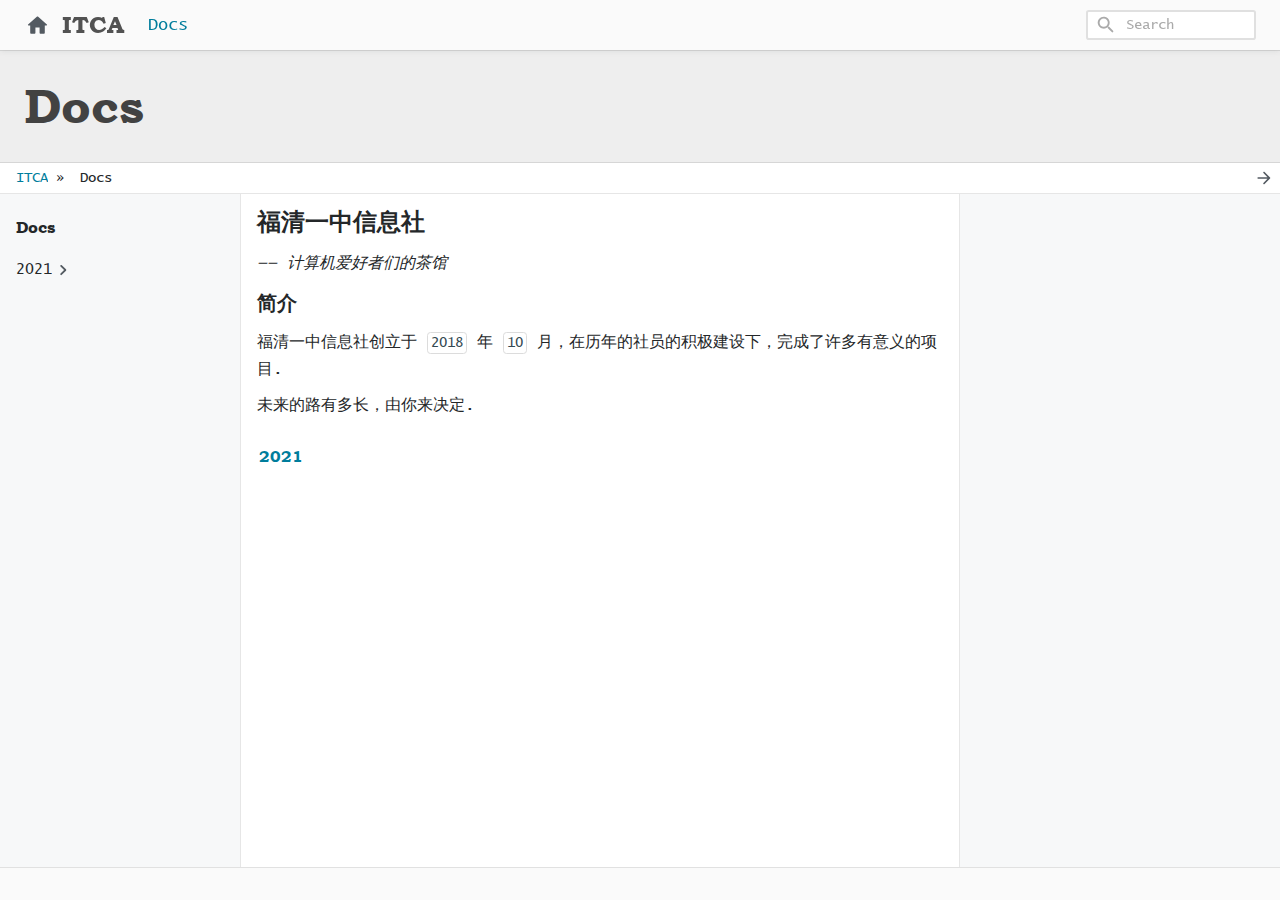
<file: docs/index.html>
<!DOCTYPE html>
<html lang="en" dir="ltr">

<head>
    <meta charset="utf-8">
    <meta name="viewport" content="width=device-width, initial-scale=1">
    <title>Docs – ITCA</title>
    


  
  <script defer src="/js/fuse.min.94c78ad70b02749822921660cf4e9f0b3701bc0680c421afb784a78228de0275.js"></script>



<script src="/js/enquire.min.dfb99dee1e029d51d6cfb672d847929890b1585402de17f5ed092edd72a688b4.js"></script>

<script defer src="/js/lazysizes.min.31dd6a2d3a1ec0f78a8df007535cf23f03aeb5c70f026e6d6a19dac3b3acc340.js"></script>

<script defer src="/js/helper/getParents.min.ccd45f158c1b17849307ba913a72beac239c410f2b6e648496a79842da84e55b.js"></script>

<script defer src="/js/helper/fadeinout.min.9fb19682560d5fa5596fffec85da605067c4acc86aad05add4d8fff9d362a446.js"></script>

<link rel="stylesheet" href="/katex/katex.min.css">
<script src="/katex/katex.min.js"></script>
<script src="/katex/auto-render.min.js"></script>

<script>
  document.addEventListener("DOMContentLoaded", function() {
      renderMathInElement(document.body, {
          trust: true,
          delimiters: [
              { left: "$$", right: "$$", display: true },
              { left: "$", right: "$", display: false }
          ],
          macros: {
              
              "\\d": "\\text{d}",
              "\\zh": "\\footnotesize \\ ",
              "\\en": "\\normalsize \\ ",
              "\\su": "\\displaystyle",
              "\\eq": "\\Longleftrightarrow",
              "\\intro": "\\Longrightarrow",
              "\\mathring": "\\overset\{\\normalsizeₒ\}",
              "\\arccot": "\\text\{arccot\} \\, ",
              "\\xor": "\\text\{xor\} \\, ",
              "\\mex": "\\text\{mex\} \\, "
          }
      });
  });
  </script>

<script>
  "use strict";

  window.onload = function() {
    
    var languagedir = JSON.parse("\"ltr\"");
    
    var baseurl = JSON.parse("\"https://itca.site\"");
    
    var permalink = JSON.parse("\"https://itca.site/docs/\"");

    
    var toggleSidebarElem = document.getElementById("toggle-sidebar");
    var toggleMenuElem = document.getElementById("toggle-menu");
    var tocBodyElem = document.querySelector('.toc__body');
    var tocLabelElem = document.querySelector('.toc__label');
    var listMainElem = document.getElementById('list-main');
    var listSideElem = document.getElementById('list-side');
    var singleMenuElem = document.getElementById('single-menu');
    var sliderIcons = document.querySelectorAll('.slider__icon');

    toggleSidebarElem ?
      toggleSidebarElem.addEventListener('change', function (e) {
        if (e.target.checked) {
          if (tocBodyElem) {
            fadeIn(tocBodyElem, 200);
          }
          if (tocLabelElem) {
            fadeIn(tocLabelElem, 200);
          }
          if (listMainElem && listSideElem) {
            listMainElem.className = 'm';
            listSideElem.className = 'r';
          }

          sliderIcons && sliderIcons.forEach(function (elem) {
            if (elem.classList.contains('hide')) {
              elem.classList.remove('hide');
            } else {
              elem.classList.add('hide');
            }
          });

        } else {
          if (tocBodyElem) {
            fadeOut(tocBodyElem, 200);
          }
          if (tocLabelElem) {
            fadeOut(tocLabelElem, 200);
          }
          if (listMainElem && listSideElem) {
            listMainElem.className = 'mr';
            listSideElem.className = 'hide';
          }

          sliderIcons && sliderIcons.forEach(function (elem) {
            if (elem.classList.contains('hide')) {
              elem.classList.remove('hide');
            } else {
              elem.classList.add('hide');
            }
          });
        }
      }) : null;

    toggleMenuElem ?
      toggleMenuElem.addEventListener('change', function (e) {
        if (e.target.checked) {
          if (listMainElem && singleMenuElem) {
            listMainElem.className = 'm';
            singleMenuElem.className = 'l';
          }

          sliderIcons && sliderIcons.forEach(function (elem) {
            if (elem.classList.contains('hide')) {
              elem.classList.remove('hide');
            } else {
              elem.classList.add('hide');
            }
          });

        } else {
          if (listMainElem && singleMenuElem) {
            listMainElem.className = 'lm';
            singleMenuElem.className = 'hide';
          }

          sliderIcons && sliderIcons.forEach(function (elem) {
            if (elem.classList.contains('hide')) {
              elem.classList.remove('hide');
            } else {
              elem.classList.add('hide');
            }
          });
        }
      }) : null;
    


    
    var navCollapseBtn = document.getElementById('navCollapseBtn');
    navCollapseBtn ? navCollapseBtn.addEventListener('click', function(e) {
      var navCollapse = document.querySelector('.navbar__collapse');
      
      if (navCollapse) {
        var dataOpen = navCollapse.getAttribute('data-open');

        if (dataOpen === 'true') {
          navCollapse.setAttribute('data-open', 'false');
          navCollapse.style.maxHeight = 0;
        } else {
          navCollapse.setAttribute('data-open', 'true');
          navCollapse.style.maxHeight = navCollapse.scrollHeight + "px";
        }
      }
    }) : null;
    


    
    var expandBtn = document.querySelectorAll('.expand__button');

    for (let i = 0; i < expandBtn.length; i++) {
      expandBtn[i].addEventListener("click", function () {
        var content = this.nextElementSibling;
        if (content.style.maxHeight) {
          content.style.maxHeight = null;
          this.querySelector('svg').classList.add('expand-icon__right');
          this.querySelector('svg').classList.remove('expand-icon__down');
        } else {
          content.style.maxHeight = content.scrollHeight + "px";
          this.querySelector('svg').classList.remove('expand-icon__right');
          this.querySelector('svg').classList.add('expand-icon__down');
        }
      });
    }
    



    
    document.querySelectorAll('.tab') ? 
    document.querySelectorAll('.tab').forEach(function(elem, idx) {
      var containerId = elem.getAttribute('id');
      var containerElem = elem;
      var tabLinks = elem.querySelectorAll('.tab__link');
      var tabContents = elem.querySelectorAll('.tab__content');
      var ids = [];

      tabLinks && tabLinks.length > 0 ?
      tabLinks.forEach(function(link, index, self) {
        link.onclick = function(e) {
          for (var i = 0; i < self.length; i++) {
            if (index === parseInt(i, 10)) {
              if (!self[i].classList.contains('active')) {
                self[i].classList.add('active');
                tabContents[i].style.display = 'block';
              }
            } else {
              self[i].classList.remove('active');
              tabContents[i].style.display = 'none';
            }
          }
        }
      }) : null;
    }) : null;
    


    
    document.querySelectorAll('.codetab') ? 
    document.querySelectorAll('.codetab').forEach(function(elem, idx) {
      var containerId = elem.getAttribute('id');
      var containerElem = elem;
      var codetabLinks = elem.querySelectorAll('.codetab__link');
      var codetabContents = elem.querySelectorAll('.codetab__content');
      var ids = [];

      codetabLinks && codetabLinks.length > 0 ?
      codetabLinks.forEach(function(link, index, self) {
        link.onclick = function(e) {
          for (var i = 0; i < self.length; i++) {
            if (index === parseInt(i, 10)) {
              if (!self[i].classList.contains('active')) {
                self[i].classList.add('active');
                codetabContents[i].style.display = 'block';
              }
            } else {
              self[i].classList.remove('active');
              codetabContents[i].style.display = 'none';
            }
          }
        }
      }) : null;
    }) : null;
    

    
    
    
    var enableDarkMode = JSON.parse("false");
    var root = document.getElementById('root');
    var toggleToLightBtn = document.getElementById('toggleToLight');
    var toggleToDarkBtn = document.getElementById('toggleToDark');

    if (!enableDarkMode) {
      root.className = 'theme__light';
      localStorage.setItem('theme', 'light');
    }
    
    if (toggleToDarkBtn) {
      toggleToDarkBtn.onclick = function (e) {
        root.className = 'theme__dark';
        localStorage.setItem('theme', 'dark');
        toggleToLightBtn.className = 'navbar__icons--icon';
        toggleToDarkBtn.className = 'hide';
      }
    }

    if (toggleToLightBtn) {
      toggleToLightBtn.onclick = function (e) {
        root.className = 'theme__light';
        localStorage.setItem('theme', 'light');
        toggleToLightBtn.className = 'hide';
        toggleToDarkBtn.className = 'navbar__icons--icon';
      }
    }

    
    document.querySelectorAll('.menu__list').forEach(function(elem) {
      if (elem.classList.contains('active')) {
        elem.style.maxHeight = elem.scrollHeight + "px"; 
      }
    });
    
    document.querySelectorAll('.menu__title--collapse').forEach(function(elem) {
      elem.addEventListener('click', function (e) {
        var content = this.nextElementSibling;
        var menuTitleIcon = this.querySelector('.menu__title--icon');
        if (!content) {
          return null;
        }

        var parent = elem.parentNode;
        while (parent.classList.contains('menu__list') && parent.classList.contains('active')) {
          parent.style.maxHeight = 100 * parent.children.length + "px";
          parent = parent.parentNode;
        }

        if (content.style.maxHeight) {
          content.style.maxHeight = null;
          content.classList.remove('active');
          menuTitleIcon.classList.add('right');
          
          if (languagedir === 'rtl') {
            menuTitleIcon.classList.remove('downrtl');
          } else {
            menuTitleIcon.classList.remove('down');
          }
        } else {
          content.style.maxHeight = content.scrollHeight + "px";
          content.classList.add('active');
          menuTitleIcon.classList.remove('right');
          
          if (languagedir === 'rtl') {
            menuTitleIcon.classList.add('downrtl');
          } else {
            menuTitleIcon.classList.add('down');
          }
        }
      });
    });
    


    
    var mobileLogo = document.getElementById('mobileLogo');
    var modal = document.getElementById("myModal");
    var drawer = document.getElementById('myDrawer');
    var drawerCloseBtn = document.querySelector('.drawer__close');

    var openDrawer = function() {
      modal.style.opacity = 1;

      if (languagedir === 'rtl') {
        modal.style.right = 0;
        drawer.style.right = 0;
      } else {
        modal.style.left = 0;
        drawer.style.left = 0;
      }
    }

    var closeDrawer = function() {
      modal.style.opacity = 0;

      if (languagedir === 'rtl') {
        drawer.style.right = '-100%';
      } else {
        drawer.style.left = '-100%';
      }

      
      setTimeout(function () {
        if (languagedir === 'rtl') {
          modal.style.right = '-100%';
        } else {
          modal.style.left = '-100%';
        }
      }, 250);
    }

    mobileLogo.onclick = function () {
      openDrawer();
      localStorage.setItem('isDrawerOpen', 'true');
    }

    modal.onclick = function () {
      closeDrawer();
      localStorage.setItem('isDrawerOpen', 'false');
    }

    drawerCloseBtn.onclick = function () {
      closeDrawer();
      localStorage.setItem('isDrawerOpen', 'false');
    }
  


  
    var lastScrollTop = window.pageYOffset || document.documentElement.scrollTop;
    var tocElem = document.querySelector('.toc');
    var tableOfContentsElem = tocElem ? tocElem.querySelector('#TableOfContents') : null;
    var singleContentsElem = document.querySelector('.single__contents');
    var dataBGImgs = document.querySelectorAll('div[data-bgimg]');

    
    var tocLevels = JSON.parse("[\"h2\",\"h3\",\"h4\"]");

    if (tocLevels) {
      tocLevels = tocLevels.toString();
    } else {
      tocLevels = "h1, h2, h3, h4, h5, h6";
    }

    
    var isLandingBgImg = JSON.parse("null");
    
    var isHome = JSON.parse("false");

    function setNavbarBG(scrollTop) {
      if (isHome && isLandingBgImg && Object.keys(isLandingBgImg).length) {
        if (isLandingBgImg.height <= scrollTop) {
          dataBGImgs.forEach(function(elem) {
            elem.setAttribute('data-bgimg', 'false');
          });
        } else {
          dataBGImgs.forEach(function (elem) {
            elem.setAttribute('data-bgimg', 'true');
          });
        }
      }
    }
    setNavbarBG(lastScrollTop);

    window.onscroll = function () {
      var st = window.pageYOffset || document.documentElement.scrollTop;
      if (st > lastScrollTop) { 
        singleContentsElem ? 
        singleContentsElem.querySelectorAll(tocLevels.toString()).forEach(function(elem) {
          if (document.documentElement.scrollTop >= elem.offsetTop) {
            if (tableOfContentsElem) {
              var id = elem.getAttribute('id');
              tocElem.querySelectorAll('a').forEach(function (elem) {
                elem.classList.remove('active');
              });
              tocElem.querySelector('a[href="#' + id + '"]') ? 
              tocElem.querySelector('a[href="#' + id + '"]').classList.add('active') : null;
            }
          }
        }) : null;
        setNavbarBG(st);
      } else { 
        singleContentsElem ? 
        singleContentsElem.querySelectorAll(tocLevels.toString()).forEach(function(elem) {
          if (document.documentElement.scrollTop >= elem.offsetTop) {
            if (tableOfContentsElem) {
              var id = elem.getAttribute('id');
              tocElem.querySelectorAll('a').forEach(function (elem) {
                elem.classList.remove('active');
              });
              tocElem.querySelector('a[href="#' + id + '"]') ? 
              tocElem.querySelector('a[href="#' + id + '"]').classList.add('active') : null;
            }
          }
        }) : null;
        setNavbarBG(st);
      }
      lastScrollTop = st <= 0 ? 0 : st;
    };
    



    
    var mobileSearchInputElem = document.querySelector('#search-mobile');
    var mobileSearchClassElem = document.querySelector('.mobile-search');
    var mobileSearchBtnElem = document.querySelector('#mobileSearchBtn');
    var mobileSearchCloseBtnElem = document.querySelector('#search-mobile-close');
    var mobileSearchContainer = document.querySelector('#search-mobile-container');
    var mobileSearchResultsElem = document.querySelector('#search-mobile-results');
    var htmlElem = document.querySelector('html');

    if (mobileSearchClassElem) {
      mobileSearchClassElem.style.display = 'none';
    }

    mobileSearchBtnElem ? 
    mobileSearchBtnElem.addEventListener('click', function () {
      if (mobileSearchContainer) {
        mobileSearchContainer.style.display = 'block';
      }

      if (mobileSearchInputElem) {
        mobileSearchInputElem.focus();
      }

      if (htmlElem) {
        htmlElem.style.overflowY = 'hidden';
      }
    }) : null;

    mobileSearchCloseBtnElem ? 
    mobileSearchCloseBtnElem.addEventListener('click', function() {
      if (mobileSearchContainer) {
        mobileSearchContainer.style.display = 'none';
      }

      if (mobileSearchInputElem) {
        mobileSearchInputElem.value = '';
      }
      
      if (mobileSearchResultsElem) {
        while (mobileSearchResultsElem.firstChild) {
          mobileSearchResultsElem.removeChild(mobileSearchResultsElem.firstChild);
        }
      }

      if (htmlElem) {
        htmlElem.style.overflowY = 'visible';
      }
    }) : null;

    mobileSearchInputElem ? 
    mobileSearchInputElem.addEventListener('keydown', function(e) {
      if (e.key === 'Escape') {
        if (mobileSearchContainer) {
          mobileSearchContainer.style.display = 'none';
        }
        
        if (mobileSearchInputElem) {
          mobileSearchInputElem.value = '';
        }

        if (mobileSearchResultsElem) {
          while (mobileSearchResultsElem.firstChild) {
            mobileSearchResultsElem.removeChild(mobileSearchResultsElem.firstChild);
          }
        }
        if (htmlElem) {
          htmlElem.style.overflowY = 'visible';
        }
      }
    }) : null;
  


  
    var localTheme = localStorage.getItem('theme');
    var rootEleme = document.getElementById('root');
    var selectThemeElem = document.querySelectorAll('.select-theme');
    var selectThemeItemElem = document.querySelectorAll('.select-theme__item');
    
    if (localTheme) {
      selectThemeItemElem ? 
      selectThemeItemElem.forEach(function (elem) {
        if (elem.text.trim() === localTheme) {
          elem.classList.add('is-active');
        } else {
          elem.classList.remove('is-active');
        }
      }) : null;
    }

    selectThemeItemElem ? 
    selectThemeItemElem.forEach(function (v, i) {
      v.addEventListener('click', function (e) {
        var selectedThemeVariant = e.target.text.trim();
        localStorage.setItem('theme', selectedThemeVariant);

        rootEleme.removeAttribute('class');
        rootEleme.classList.add(`theme__${selectedThemeVariant}`);
        selectThemeElem.forEach(function(rootElem) {
          rootElem.querySelectorAll('a').forEach(function (elem) {
            if (elem.classList) {
              if (elem.text.trim() === selectedThemeVariant) {
                if (!elem.classList.contains('is-active')) {
                  elem.classList.add('is-active');
                }
              } else {
                if (elem.classList.contains('is-active')) {
                  elem.classList.remove('is-active');
                }
              }
            }
          });
        });

        if (window.mermaid) {
          if (selectedThemeVariant === "dark" || selectedThemeVariant === "hacker") {
            mermaid.initialize({ theme: 'dark' });
            location.reload();
          } else {
            mermaid.initialize({ theme: 'default' });
            location.reload();
          }
        }

        var utterances = document.querySelector('iframe');
        if (utterances) {
          utterances.contentWindow.postMessage({
            type: 'set-theme',
            theme: selectedThemeVariant === "dark" || selectedThemeVariant === "hacker" ? 'photon-dark' : selectedThemeVariant === 'kimbie' ? 'github-dark-orange' : 'github-light',
          }, 'https://utteranc.es');
        }
      });
    }) : null;
  


  
    
    var langprefix = JSON.parse("\"\"");
    var searchResults = null;
    var searchMenu = null;
    var searchText = null;
    
    
    var enableSearchHighlight = JSON.parse("true");
    
    var enableSearch = JSON.parse("true");

    var fuse = null;

    if (enableSearch) {
      (function initFuse() {
        var xhr = new XMLHttpRequest();
        xhr.open('GET', baseurl + langprefix + "/index.json");
        xhr.setRequestHeader('Content-Type', 'application/json; charset=utf-8');
        xhr.onload = function () {
          if (xhr.status === 200) {
            fuse = new Fuse(JSON.parse(xhr.response.toString('utf-8')), {
              keys: ['title', 'description', 'content'],
              includeMatches: enableSearchHighlight,
              shouldSort: true,
              threshold: 0.4,
              location: 0,
              distance: 100,
              maxPatternLength: 32,
              minMatchCharLength: 1,
            });
          }
          else {
            console.error(`[${xhr.status}]Error:`, xhr.statusText);
          }
        };
        xhr.send();
      })();
    }
    
    function makeLi(ulElem, obj) {
      var li = document.createElement('li');
      li.className = 'search-result__item';
      
      var a = document.createElement('a');
      a.innerHTML = obj.title;
      a.setAttribute('class', 'search-result__item--title');
      a.setAttribute('href', obj.permalink);

      var descDiv = document.createElement('div');
      descDiv.setAttribute('class', 'search-result__item--desc');
      if (obj.description) {
        descDiv.innerHTML = obj.description;
      } else if (obj.content) {
        descDiv.innerHTML = obj.content.substring(0, 80);
      }
      
      li.appendChild(a);
      li.appendChild(descDiv);
      ulElem.appendChild(li);
    }

    function makeHighlightLi(ulElem, obj) {
      var li = document.createElement('li');
      li.className = 'search-result__item';
      var descDiv = null;

      var a = document.createElement('a');
      a.innerHTML = obj.item.title;
      a.setAttribute('class', 'search-result__item--title');
      a.setAttribute('href', obj.item.uri);

      if (obj.matches && obj.matches.length) {
        for (var i = 0; i < obj.matches.length; i++) {
          if ('title' === obj.matches[i].key) {
            a = document.createElement('a');
            a.innerHTML = generateHighlightedText(obj.matches[i].value, obj.matches[i].indices);
            a.setAttribute('class', 'search-result__item--title');
            a.setAttribute('href', obj.item.uri);
          }
          
          if ('description' === obj.matches[i].key) {
            descDiv = document.createElement('div');
            descDiv.setAttribute('class', 'search-result__item--desc');
            descDiv.innerHTML = generateHighlightedText(obj.item.description, obj.matches[i].indices);
          } else if ('content' === obj.matches[i].key) {
            if (!descDiv) {
              descDiv = document.createElement('div');
              descDiv.setAttribute('class', 'search-result__item--desc');
              descDiv.innerHTML = generateHighlightedText(obj.item.content.substring(0, 80), obj.matches[i].indices);
            }
          } else {
            if (obj.item.description) {
              descDiv = document.createElement('div');
              descDiv.setAttribute('class', 'search-result__item--desc');
              descDiv.innerHTML = obj.item.description;
            } else {
              descDiv = document.createElement('div');
              descDiv.setAttribute('class', 'search-result__item--desc');
              descDiv.innerHTML = obj.item.content.substring(0, 80);
            }
          }
        }

        li.appendChild(a);
        if (descDiv) {
          li.appendChild(descDiv);
        }
        if (li) {
          ulElem.appendChild(li);
        }
      }
    }

    function renderSearchResults(searchText, results) {
      searchResults = document.getElementById('search-results');
      searchMenu = document.getElementById('search-menu');
      searchResults.setAttribute('class', 'dd is-active');
      
      var ul = document.createElement('ul');
      ul.setAttribute('class', 'dd-content search-content');

      if (results.length) {
        results.forEach(function (result) {
          var li = document.createElement('li');
          var a = document.createElement('a');
          a.setAttribute('href', result.uri);
          a.setAttribute('class', 'dd-item');
          a.appendChild(li);

          var titleDiv = document.createElement('div');
          titleDiv.innerHTML = result.title;
          titleDiv.setAttribute('class', 'search-result__item--title');

          var descDiv = document.createElement('div');
          descDiv.setAttribute('class', 'search-result__item--desc');
          if (result.description) {
            descDiv.innerHTML = result.description;
          } else if (result.content) {
            descDiv.innerHTML = result.content.substring(0, 80);
          }

          li.appendChild(titleDiv);
          li.appendChild(descDiv);
          ul.appendChild(a);
        });
      } else {
        var li = document.createElement('li');
        li.setAttribute('class', 'dd-item');
        li.innerText = 'No results found';
        ul.appendChild(li);
      }

      while (searchMenu.hasChildNodes()) {
        searchMenu.removeChild(
          searchMenu.lastChild
        );
      }
      
      searchMenu.appendChild(ul);
    }

    function renderSearchHighlightResults(searchText, results) {
      searchResults = document.getElementById('search-results');
      searchMenu = document.getElementById('search-menu');
      searchResults.setAttribute('class', 'dd is-active');

      var ul = document.createElement('ul');
      ul.setAttribute('class', 'dd-content search-content');

      if (results.length) {
        results.forEach(function (result) {
          var li = document.createElement('li');
          var a = document.createElement('a');
          var descDiv = null;

          a.setAttribute('href', result.item.uri);
          a.setAttribute('class', 'dd-item');
          a.appendChild(li);

          var titleDiv = document.createElement('div');
          titleDiv.innerHTML = result.item.title;
          titleDiv.setAttribute('class', 'search-result__item--title');
          
          if (result.matches && result.matches.length) {
            for (var i = 0; i < result.matches.length; i++) {
              if ('title' === result.matches[i].key) {
                titleDiv.innerHTML = generateHighlightedText(result.matches[i].value, result.matches[i].indices);
              }

              if ('description' === result.matches[i].key) {
                descDiv = document.createElement('div');
                descDiv.setAttribute('class', 'search-result__item--desc');
                descDiv.innerHTML = generateHighlightedText(result.item.description, result.matches[i].indices);
              } else if ('content' === result.matches[i].key) {
                if (!descDiv) {
                  descDiv = document.createElement('div');
                  descDiv.setAttribute('class', 'search-result__item--desc');
                  descDiv.innerHTML = generateHighlightedText(result.item.content.substring(0, 80), result.matches[i].indices);
                }
              } else {
                if (result.item.description) {
                  descDiv = document.createElement('div');
                  descDiv.setAttribute('class', 'search-result__item--desc');
                  descDiv.innerHTML = result.item.description;
                } else {
                  descDiv = document.createElement('div');
                  descDiv.setAttribute('class', 'search-result__item--desc');
                  descDiv.innerHTML = result.item.content.substring(0, 80);
                }
              }
            }
            
            li.appendChild(titleDiv);
            if (descDiv) {
              li.appendChild(descDiv);
            }
            ul.appendChild(a);
          }
        });
      } else {
        var li = document.createElement('li');
        li.setAttribute('class', 'dd-item');
        li.innerText = 'No results found';
        ul.appendChild(li);
      }

      while (searchMenu.hasChildNodes()) {
        searchMenu.removeChild(
          searchMenu.lastChild
        );
      }
      searchMenu.appendChild(ul);
    }

    function renderSearchResultsMobile(searchText, results) {
      searchResults = document.getElementById('search-mobile-results');

      var content = document.createElement('div');
      content.setAttribute('class', 'mobile-search__content');

      if (results.length > 0) {
        results.forEach(function (result) {
          var item = document.createElement('a');
          item.setAttribute('href', result.uri);
          item.innerHTML = '<div class="mobile-search__item"><div class="mobile-search__item--title">📄 ' + result.title + '</div><div class="mobile-search__item--desc">' + (result.description ? result.description : result.content) + '</div></div>';
          content.appendChild(item);
        });
      } else {
        var item = document.createElement('span');
        content.appendChild(item);
      }

      let wrap = document.getElementById('search-mobile-results');
      while (wrap.firstChild) {
        wrap.removeChild(wrap.firstChild)
      }
      searchResults.appendChild(content);      
    }

    function renderSearchHighlightResultsMobile(searchText, results) {
      searchResults = document.getElementById('search-mobile-results');

      var ul = document.createElement('div');
      ul.setAttribute('class', 'mobile-search__content');

      if (results.length) {
        results.forEach(function (result) {
          var li = document.createElement('li');
          var a = document.createElement('a');
          var descDiv = null;

          a.setAttribute('href', result.item.uri);
          a.appendChild(li);
          li.setAttribute('class', 'mobile-search__item');

          var titleDiv = document.createElement('div');
          titleDiv.innerHTML = result.item.title;
          titleDiv.setAttribute('class', 'mobile-search__item--title');
          
          if (result.matches && result.matches.length) {
            for (var i = 0; i < result.matches.length; i++) {
              if ('title' === result.matches[i].key) {
                titleDiv.innerHTML = generateHighlightedText(result.matches[i].value, result.matches[i].indices);
              }

              if ('description' === result.matches[i].key) {
                descDiv = document.createElement('div');
                descDiv.setAttribute('class', 'mobile-search__item--desc');
                descDiv.innerHTML = generateHighlightedText(result.item.description, result.matches[i].indices);
              } else if ('content' === result.matches[i].key) {
                if (!descDiv) {
                  descDiv = document.createElement('div');
                  descDiv.setAttribute('class', 'mobile-search__item--desc');
                  descDiv.innerHTML = generateHighlightedText(result.item.content.substring(0, 150), result.matches[i].indices);
                }
              } else {
                if (result.item.description) {
                  descDiv = document.createElement('div');
                  descDiv.setAttribute('class', 'mobile-search__item--desc');
                  descDiv.innerHTML = result.item.description;
                } else {
                  descDiv = document.createElement('div');
                  descDiv.setAttribute('class', 'mobile-search__item--desc');
                  descDiv.innerHTML = result.item.content.substring(0, 150);
                }
              }
            }
            
            li.appendChild(titleDiv);
            if (descDiv) {
              li.appendChild(descDiv);
            }
            ul.appendChild(a);
          }
        });
      } else {
        var item = document.createElement('span');
        ul.appendChild(item);
      }

      let wrap = document.getElementById('search-mobile-results');
      while (wrap.firstChild) {
        wrap.removeChild(wrap.firstChild)
      }
      searchResults.appendChild(ul);
    }

    function generateHighlightedText(text, regions) {
      if (!regions) {
        return text;
      }

      var content = '', nextUnhighlightedRegionStartingIndex = 0;

      regions.forEach(function(region) {
        if (region[0] === region[1]) {
          return null;
        }
        
        content += '' +
          text.substring(nextUnhighlightedRegionStartingIndex, region[0]) +
          '<span class="search__highlight">' +
            text.substring(region[0], region[1] + 1) +
          '</span>' +
        '';
        nextUnhighlightedRegionStartingIndex = region[1] + 1;
      });

      content += text.substring(nextUnhighlightedRegionStartingIndex);

      return content;
    };

    var searchElem = document.getElementById('search');
    var searchMobile = document.getElementById('search-mobile');
    var searchResultsContainer = document.getElementById('search-results');

    searchElem ? 
    searchElem.addEventListener('input', function(e) {
      if (!e.target.value | window.innerWidth < 770) {
        searchResultsContainer ? searchResultsContainer.setAttribute('class', 'dd') : null;
        return null;
      }

      searchText = e.target.value;
      var results = fuse.search(e.target.value);

      if (enableSearchHighlight) {
        renderSearchHighlightResults(searchText, results);
      } else {
        renderSearchResults(searchText, results);
      }

      var dropdownItems = searchResultsContainer.querySelectorAll('.dd-item');
      dropdownItems ? dropdownItems.forEach(function (item) {
        item.addEventListener('mousedown', function (e) {
          e.target.click();
        });
      }) : null;
    }) : null;

    searchElem ? 
    searchElem.addEventListener('blur', function() {
      if (window.innerWidth < 770) {
        return null;
      }
      searchResultsContainer ? searchResultsContainer.setAttribute('class', 'dd') : null;
    }) : null;

    searchElem ? 
    searchElem.addEventListener('click', function(e) {
      if (window.innerWidth < 770) {
        return null;
      }
      if (!e.target.value) {
        searchResultsContainer ? searchResultsContainer.setAttribute('class', 'dd') : null;
        return null;
      }

      searchText = e.target.value;
      var results = fuse.search(e.target.value);

      if (enableSearchHighlight) {
        renderSearchHighlightResults(searchText, results);
      } else {
        renderSearchResults(searchText, results);
      }

      var dropdownItems = searchResultsContainer.querySelectorAll('.dd-item');
      dropdownItems ? dropdownItems.forEach(function (item) {
        item.addEventListener('mousedown', function (e) {
          e.target.click();
        });
      }) : null;
    }) : null;

    var searchMenuElem = document.getElementById("search-menu");
    var activeItem = document.querySelector('#search-menu .dd-item.is-active');
    var activeIndex = null;
    var items = null;
    var searchContainerMaxHeight = 350;

    searchElem ? 
    searchElem.addEventListener('keydown', function(e) {
      if (window.innerWidth < 770) {
        return null;
      }

      var items = document.querySelectorAll('#search-menu .dd-item');
      
      if (e.key === 'ArrowDown') {
        if (activeIndex === null) {
          activeIndex = 0;
          items[activeIndex].classList.remove('is-active');
        } else {
          items[activeIndex].classList.remove('is-active');
          activeIndex = activeIndex === items.length - 1 ? 0 : activeIndex + 1;
        }
        items[activeIndex].classList.add('is-active');

        let overflowedPixel = items[activeIndex].offsetTop + items[activeIndex].clientHeight - searchContainerMaxHeight;
        if (overflowedPixel > 0) {
          document.querySelector(".search-content").scrollTop += items[activeIndex].getBoundingClientRect().height;
        } else if (activeIndex === 0) {
          document.querySelector(".search-content").scrollTop = 0;
        }
      } else if (e.key === 'ArrowUp') {
        if (activeIndex === null) {
          activeIndex = items.length - 1;
          items[activeIndex].classList.remove('is-active');
        } else {
          items[activeIndex].classList.remove('is-active');
          activeIndex = activeIndex === 0 ? items.length - 1 : activeIndex - 1;
        }
        items[activeIndex].classList.add('is-active');
        
        let overflowedPixel = items[activeIndex].offsetTop + items[activeIndex].clientHeight - searchContainerMaxHeight;
        if (overflowedPixel < 0) {
          document.querySelector(".search-content").scrollTop -= items[activeIndex].getBoundingClientRect().height;
        } else {
          document.querySelector(".search-content").scrollTop = overflowedPixel + items[activeIndex].getBoundingClientRect().height;
        }
      } else if (e.key === 'Enter') {
        var currentItemLink = items[activeIndex].getAttribute('href');
        if (currentItemLink) {
          location.href = currentItemLink;
        }
      } else if (e.key === 'Escape') {
        e.target.value = null;
        if (searchResults) {
          searchResults.classList.remove('is-active');
        }
      }
    }) : null;

    searchMobile ? 
    searchMobile.addEventListener('input', function(e) {
      if (!e.target.value) {
        let wrap = document.getElementById('search-mobile-results');
        while (wrap.firstChild) {
          wrap.removeChild(wrap.firstChild);
        }
        return null;
      }

      searchText = e.target.value;
      var results = fuse.search(e.target.value);
      
      if (enableSearchHighlight) {
        renderSearchHighlightResultsMobile(searchText, results);
      } else {
        renderSearchResultsMobile(searchText, results);
      }

      var dropdownItems = searchResultsContainer.querySelectorAll('.dd-item');
      dropdownItems ? dropdownItems.forEach(function (item) {
        item.addEventListener('mousedown', function (e) {
          e.target.click();
        });
      }) : null;
    }) : null;
  
  }
</script>
    


<link rel="stylesheet" href="/css/main.min.css">


    <link rel="alternate" type="application/rss&#43;xml" title="RSS" href="https://itca.site/docs/index.xml">
<meta name="description" content="" />
<meta name="keywords" content="">
<meta name="created" content="0001-01-01T00:00:00&#43;0000">
<meta name="modified" content="0001-01-01T00:00:00&#43;0000">


<meta property="og:site_name" content="ITCA">
<meta property="og:title" content="Docs">
<meta property="og:url" content="https://itca.site/docs/">
<meta property="og:type" content="website">

<meta name="generator" content="Hugo 0.82.0" />
<meta name="msapplication-TileColor" content="#ffffff">
<meta name="theme-color" content="#ffffff">
<link rel="canonical" href="https://itca.site/docs/">
<link rel="manifest" href="/manifest.json">

  <link rel="apple-touch-icon" sizes="57x57" href="/favicon/apple-icon-57x57.png">
  <link rel="apple-touch-icon" sizes="60x60" href="/favicon/apple-icon-60x60.png">
  <link rel="apple-touch-icon" sizes="72x72" href="/favicon/apple-icon-72x72.png">
  <link rel="apple-touch-icon" sizes="76x76" href="/favicon/apple-icon-76x76.png">
  <link rel="apple-touch-icon" sizes="114x114" href="/favicon/apple-icon-114x114.png">
  <link rel="apple-touch-icon" sizes="120x120" href="/favicon/apple-icon-120x120.png">
  <link rel="apple-touch-icon" sizes="144x144" href="/favicon/apple-icon-144x144.png">
  <link rel="apple-touch-icon" sizes="152x152" href="/favicon/apple-icon-152x152.png">
  <link rel="apple-touch-icon" sizes="180x180" href="/favicon/apple-icon-180x180.png">
  <link rel="icon" type="image/png" sizes="192x192" href="/favicon/android-icon-192x192.png">
  <link rel="icon" type="image/png" sizes="192x192" href="/favicon/android-icon-512x512.png">
  <link rel="icon" type="image/png" sizes="32x32" href="/favicon/favicon-32x32.png">
  <link rel="icon" type="image/png" sizes="96x96" href="/favicon/favicon-96x96.png">
  <link rel="icon" type="image/png" sizes="16x16" href="/favicon/favicon-16x16.png">
  <meta name="msapplication-TileColor" content="#ffffff">
  <meta name="msapplication-TileImage" content="/ms-icon-144x144.png">

    <script type="application/ld+json">
  {
    "@context": "https://schema.org",
    "@type": "WebPage",
    "url" : "https://itca.site/docs/",
    "name": "Docs",
    "mainEntityOfPage": {
      "@type": "WebPage",
      "@id": "https://itca.site"
    },
    "publisher": {
      "@type": "Organization",
      "name": "ITCA",
      "url": "https://itca.site"
    }
  }
</script>

    

</head>


<body id="root" class="theme__light">
    <script>
        var rootElem = document.getElementById('root');
        var themeOptions = JSON.parse("[\"light\",\"dark\"]");
        var localTheme = localStorage.getItem('theme');

        if (localTheme) {
            if (themeOptions && themeOptions.length > 0) {
                themeOptions.includes(localTheme) ? 
                rootElem.className = `theme__${localTheme}` :
                rootElem.className = `theme__${themeOptions[0]}`;
            }
        }
    </script>
    
    <div id="container">
        <div id="myDrawer" class="drawer" style="">
  <div class="drawer__header">
    <a href="/" class="drawer__header--text">
      
    </a>
    <div class="grow"></div>
    <div class="drawer__close">
      <svg xmlns="http://www.w3.org/2000/svg" width="22" height="22" viewBox="0 0 24 24"><path fill="none" d="M0 0h24v24H0V0z"/><path fill="currentColor" d="M18.3 5.71c-.39-.39-1.02-.39-1.41 0L12 10.59 7.11 5.7c-.39-.39-1.02-.39-1.41 0-.39.39-.39 1.02 0 1.41L10.59 12 5.7 16.89c-.39.39-.39 1.02 0 1.41.39.39 1.02.39 1.41 0L12 13.41l4.89 4.89c.39.39 1.02.39 1.41 0 .39-.39.39-1.02 0-1.41L13.41 12l4.89-4.89c.38-.38.38-1.02 0-1.4z"/></svg>
    </div>
  </div>

  <div class="drawer__body">
    <div class="menu">
  <h6 class="menu__label">
    
      Docs
    
  </h6>
  <ul>
    
    
      
  
  
  
  
  
  
  

  
  
  
  
  
  <li class="menu__title--collapse " data-depth="0" data-permalink="https://itca.site/docs/2021/">
    <span class="menu__title--collapse-text">
      2021
    </span>
    <span class="menu__title--icon right">
      
        <svg xmlns="http://www.w3.org/2000/svg" width="22" height="22" viewBox="0 0 24 24"><path fill="currentColor" d="M9.29 15.88L13.17 12 9.29 8.12c-.39-.39-.39-1.02 0-1.41.39-.39 1.02-.39 1.41 0l4.59 4.59c.39.39.39 1.02 0 1.41L10.7 17.3c-.39.39-1.02.39-1.41 0-.38-.39-.39-1.03 0-1.42z"/></svg>
      
    </span>
  </li>
  <ul class="menu__list " data-data=/2021/ data-link=https://itca.site/docs/>
    
      
        
  
  
  
  
  
  
  

  
  
  
  
  
  <li class="menu__title--collapse " data-depth="1" data-permalink="https://itca.site/docs/2021/mc-%E6%8F%92%E4%BB%B6/">
    <span class="menu__title--collapse-text">
      MC 插件
    </span>
    <span class="menu__title--icon right">
      
        <svg xmlns="http://www.w3.org/2000/svg" width="22" height="22" viewBox="0 0 24 24"><path fill="currentColor" d="M9.29 15.88L13.17 12 9.29 8.12c-.39-.39-.39-1.02 0-1.41.39-.39 1.02-.39 1.41 0l4.59 4.59c.39.39.39 1.02 0 1.41L10.7 17.3c-.39.39-1.02.39-1.41 0-.38-.39-.39-1.03 0-1.42z"/></svg>
      
    </span>
  </li>
  <ul class="menu__list " data-data=/mc-%E6%8F%92%E4%BB%B6/ data-link=https://itca.site/docs/>
    
      
        
        
        <li>
          <a href="https://itca.site/docs/2021/mc-%E6%8F%92%E4%BB%B6/1-%E7%94%9F%E6%88%90%E7%BA%BF%E7%AE%97%E6%B3%95/" class="menu__title " data-depth="1">1 生成线算法</a>
        </li>
      
    
  </ul>
  

      
    
  </ul>
  

    
  </ul>
</div>



<script>
  var menuTitle = document.querySelectorAll('.menu__title');
  var modal = document.getElementById("myModal");
  var drawer = document.getElementById('myDrawer');

  var closeDrawer = function () {
    setTimeout(function () {
      modal.style.opacity = 0;
      drawer.style.left = '-100%';
      modal.style.left = '-100%';
    }, 250);
  }

  menuTitle ? 
  menuTitle.forEach(function(elem) {
    elem.onclick = function() {
      closeDrawer();
      localStorage.setItem('isDrawerOpen', 'false');
    }
  }) : null;
</script>
  </div>
</div>
<div id="myModal" class="modal" style=""></div>

<script>
  var isDrawerOpen = localStorage.getItem('isDrawerOpen');
  var modal = document.getElementById("myModal");
  var drawer = document.getElementById('myDrawer');
  
  
  var languagedir = JSON.parse("\"ltr\"");

  var openDrawer = function () {
    modal.style.opacity = 1;
    
    if (languagedir === "rtl") {
      modal.style.right = 0;
      drawer.style.right = 0;
    } else {
      modal.style.left = 0;
      drawer.style.left = 0;
    }
  }

  if (isDrawerOpen && isDrawerOpen === 'true') {
    openDrawer();
  }
</script>
        
<nav class="nav">
  <div class="navbar__wrapper" data-bgimg="false">
    <div class="divider">
      <div class="navbar lmr">
        
        
        <div class="navbar__menu--wrapper">
          
<div>
  
    <a href="/" rel="home" class="navbar__logo--link">
      <div class="navbar__icons--icon">
        <svg xmlns="http://www.w3.org/2000/svg" width="25" height="25" viewBox="0 0 24 24"><path fill="none" d="M0 0h24v24H0V0z"/><path fill="currentColor" d="M10 19v-5h4v5c0 .55.45 1 1 1h3c.55 0 1-.45 1-1v-7h1.7c.46 0 .68-.57.33-.87L12.67 3.6c-.38-.34-.96-.34-1.34 0l-8.36 7.53c-.34.3-.13.87.33.87H5v7c0 .55.45 1 1 1h3c.55 0 1-.45 1-1z"/></svg>
      </div>
      <label>ITCA</label>
    </a>
  
</div>
          
          
          <ul id="navMenu" class="navbar__menu">
            

  
  
  
  
  <li class="navbar__menu--item active">
    <a href="/docs" data-bgimg="false">Docs</a>
  </li>

          </ul>
        </div>
        <div class="grow"></div>
        <div id="siteSearch">
          

<div class="search" data-bgimg="false">
  <span class="icon">
    <svg xmlns="http://www.w3.org/2000/svg" width="22" height="22" fill="currentColor" viewBox="0 0 24 24"><path fill="none" d="M0 0h24v24H0V0z"/><path d="M15.5 14h-.79l-.28-.27c1.2-1.4 1.82-3.31 1.48-5.34-.47-2.78-2.79-5-5.59-5.34-4.23-.52-7.79 3.04-7.27 7.27.34 2.8 2.56 5.12 5.34 5.59 2.03.34 3.94-.28 5.34-1.48l.27.28v.79l4.25 4.25c.41.41 1.08.41 1.49 0 .41-.41.41-1.08 0-1.49L15.5 14zm-6 0C7.01 14 5 11.99 5 9.5S7.01 5 9.5 5 14 7.01 14 9.5 11.99 14 9.5 14z"/></svg>
  </span>
  <input id="search" aria-label="Site Search" class="input" type="text" autocomplete="off" placeholder="Search">
  <div id="search-results" class="dropdown">
    <div id="search-menu" class="dropdown-menu">
    </div>
  </div>
</div>


        </div>
        <div id="mobileSearch" class="hide">
          
<div id="mobileSearchBtn" class="mobile-search__btn">
  <svg xmlns="http://www.w3.org/2000/svg" width="22" height="22" fill="currentColor" viewBox="0 0 24 24"><path fill="none" d="M0 0h24v24H0V0z"/><path d="M15.5 14h-.79l-.28-.27c1.2-1.4 1.82-3.31 1.48-5.34-.47-2.78-2.79-5-5.59-5.34-4.23-.52-7.79 3.04-7.27 7.27.34 2.8 2.56 5.12 5.34 5.59 2.03.34 3.94-.28 5.34-1.48l.27.28v.79l4.25 4.25c.41.41 1.08.41 1.49 0 .41-.41.41-1.08 0-1.49L15.5 14zm-6 0C7.01 14 5 11.99 5 9.5S7.01 5 9.5 5 14 7.01 14 9.5 11.99 14 9.5 14z"/></svg>
</div>

<div id="search-mobile-container" class="mobile-search hide">
  <div class="mobile-search__top">
    <input id="search-mobile" type="text" aria-label="Mobile Search" placeholder="Search..." class="mobile-search__top--input"/>
    <div id="search-mobile-close" class="mobile-search__top--icon">
      <svg xmlns="http://www.w3.org/2000/svg" width="22" height="22" viewBox="0 0 24 24"><path opacity=".87" fill="none" d="M0 0h24v24H0V0z"/><path fill="currentColor" d="M12 2C6.47 2 2 6.47 2 12s4.47 10 10 10 10-4.47 10-10S17.53 2 12 2zm0 18c-4.41 0-8-3.59-8-8s3.59-8 8-8 8 3.59 8 8-3.59 8-8 8zm3.59-13L12 10.59 8.41 7 7 8.41 10.59 12 7 15.59 8.41 17 12 13.41 15.59 17 17 15.59 13.41 12 17 8.41z"/></svg>
    </div>
  </div>
  <div id="search-mobile-results" class="mobile-search__body">
    
  </div>
</div>

        </div>
        <div class="navbar__icons">
  
</div>


      </div>
    </div>
  </div>
</nav>

<script>
  var siteLogo = document.getElementById('siteLogo');
  var tabletLogo = document.getElementById('tabletLogo');
  var mobileLogo = document.getElementById('mobileLogo');
  var navMenu = document.getElementById('navMenu');
  var navMenuMobile = document.getElementById('navMenuMobile');
  var siteSearch = document.getElementById('siteSearch');
  var mobileSearch = document.getElementById('mobileSearch');
  
  enquire.register("screen and (max-width:1280px)", {
    match: function () {
      siteLogo.className = 'navbar__logo--wrapper';
      tabletLogo.className = 'hide';
      mobileLogo.className = 'hide';
      navMenu.className = 'navbar__menu';
      navMenuMobile.className = 'hide';
      siteSearch.className = '';
      mobileSearch.className = 'hide';
    },
    unmatch: function () {
      siteLogo.className = 'navbar__logo--wrapper';
      tabletLogo.className = 'hide';
      mobileLogo.className = 'hide';
      navMenu.className = 'navbar__menu';
      navMenuMobile.className = 'hide';
      siteSearch.className = '';
      mobileSearch.className = 'hide';
    },
  }).register("screen and (max-width:960px)", {
    match: function () {
      siteLogo.className = 'hide';
      tabletLogo.className = '';
      mobileLogo.className = 'hide';
      navMenu.className = 'navbar__menu';
      navMenuMobile.className = 'hide';
      siteSearch.className = 'hide';
      mobileSearch.className = 'navbar__icons--icon';
    },
    unmatch: function () {
      siteLogo.className = 'navbar__logo--wrapper';
      tabletLogo.className = 'hide';
      mobileLogo.className = 'hide';
      navMenu.className = 'navbar__menu';
      navMenuMobile.className = 'hide';
      siteSearch.className = '';
      mobileSearch.className = 'hide';
    },
  }).register("screen and (max-width:600px)", {
    match: function () {
      siteLogo.className = 'hide';
      tabletLogo.className = 'hide';
      mobileLogo.className = '';
      navMenu.className = 'hide';
      navMenuMobile.className = '';
      siteSearch.className = 'hide';
      mobileSearch.className = 'navbar__icons--icon';
    },
    unmatch: function () {
      siteLogo.className = 'hide';
      tabletLogo.className = '';
      mobileLogo.className = 'hide';
      navMenu.className = 'navbar__menu';
      navMenuMobile.className = 'hide';
      siteSearch.className = 'hide';
      mobileSearch.className = 'navbar__icons--icon';
    },
  });
</script>

        
  <div class="top">
  <div class="header__wrapper bgcolor__header">
    <div class="divider">
      <div class="lmr">
        <h2 class="title">Docs</h2>
      </div>
    </div>
  </div>

  <div class="header__wrapper bgcolor__breadcrumb">
    <div class="divider">
      <div class="lmr flexbox">
        
          <nav class="breadcrumb" aria-label="breadcrumbs" data-is-blog="false">
  
  <ol>
    
  
  
  
  <li >
    
      <a href="https://itca.site/" class="capitalize">ITCA</a>
    
  </li>
  
  
  <li  class="is-active" >
    
      <span>Docs</span>
    
  </li>
  
  </ol>
  
</nav>
        
        <div class="grow"></div>
        
  <label class="switch switch__rel">
    
      <input id="toggle-sidebar" aria-label="Toggle Sidebar Visibility" type="checkbox" checked />
      <span class="slider">
        <span class="slider__icon ">
          <svg xmlns="http://www.w3.org/2000/svg" width="20" height="20" viewBox="0 0 24 24"><path fill="none" d="M0 0h24v24H0V0z"/><path fill="currentColor" d="M5 13h11.17l-4.88 4.88c-.39.39-.39 1.03 0 1.42.39.39 1.02.39 1.41 0l6.59-6.59c.39-.39.39-1.02 0-1.41l-6.58-6.6c-.39-.39-1.02-.39-1.41 0-.39.39-.39 1.02 0 1.41L16.17 11H5c-.55 0-1 .45-1 1s.45 1 1 1z"/></svg>
        </span>
        <span class="slider__icon hide">
          <svg xmlns="http://www.w3.org/2000/svg" width="20" height="20" viewBox="0 0 24 24"><path fill="none" d="M0 0h24v24H0V0z"/><path fill="currentColor" d="M19 11H7.83l4.88-4.88c.39-.39.39-1.03 0-1.42-.39-.39-1.02-.39-1.41 0l-6.59 6.59c-.39.39-.39 1.02 0 1.41l6.59 6.59c.39.39 1.02.39 1.41 0 .39-.39.39-1.02 0-1.41L7.83 13H19c.55 0 1-.45 1-1s-.45-1-1-1z"/></svg>
        </span>
      </span>
    
    
  </label>

        
      </div>
    </div>
  </div>
</div>

        
  
  
<div class="mid">
  <div class="divider">

    <nav id="list-menu" class="l" data-dir="ltr">
      
        <div class="menu">
  <h6 class="menu__label">
    
      Docs
    
  </h6>
  <ul>
    
    
      
  
  
  
  
  
  
  

  
  
  
  
  
  <li class="menu__title--collapse " data-depth="0" data-permalink="https://itca.site/docs/2021/">
    <span class="menu__title--collapse-text">
      2021
    </span>
    <span class="menu__title--icon right">
      
        <svg xmlns="http://www.w3.org/2000/svg" width="22" height="22" viewBox="0 0 24 24"><path fill="currentColor" d="M9.29 15.88L13.17 12 9.29 8.12c-.39-.39-.39-1.02 0-1.41.39-.39 1.02-.39 1.41 0l4.59 4.59c.39.39.39 1.02 0 1.41L10.7 17.3c-.39.39-1.02.39-1.41 0-.38-.39-.39-1.03 0-1.42z"/></svg>
      
    </span>
  </li>
  <ul class="menu__list " data-data=/2021/ data-link=https://itca.site/docs/>
    
      
        
  
  
  
  
  
  
  

  
  
  
  
  
  <li class="menu__title--collapse " data-depth="1" data-permalink="https://itca.site/docs/2021/mc-%E6%8F%92%E4%BB%B6/">
    <span class="menu__title--collapse-text">
      MC 插件
    </span>
    <span class="menu__title--icon right">
      
        <svg xmlns="http://www.w3.org/2000/svg" width="22" height="22" viewBox="0 0 24 24"><path fill="currentColor" d="M9.29 15.88L13.17 12 9.29 8.12c-.39-.39-.39-1.02 0-1.41.39-.39 1.02-.39 1.41 0l4.59 4.59c.39.39.39 1.02 0 1.41L10.7 17.3c-.39.39-1.02.39-1.41 0-.38-.39-.39-1.03 0-1.42z"/></svg>
      
    </span>
  </li>
  <ul class="menu__list " data-data=/mc-%E6%8F%92%E4%BB%B6/ data-link=https://itca.site/docs/>
    
      
        
        
        <li>
          <a href="https://itca.site/docs/2021/mc-%E6%8F%92%E4%BB%B6/1-%E7%94%9F%E6%88%90%E7%BA%BF%E7%AE%97%E6%B3%95/" class="menu__title " data-depth="1">1 生成线算法</a>
        </li>
      
    
  </ul>
  

      
    
  </ul>
  

    
  </ul>
</div>



<script>
  var menuTitle = document.querySelectorAll('.menu__title');
  var modal = document.getElementById("myModal");
  var drawer = document.getElementById('myDrawer');

  var closeDrawer = function () {
    setTimeout(function () {
      modal.style.opacity = 0;
      drawer.style.left = '-100%';
      modal.style.left = '-100%';
    }, 250);
  }

  menuTitle ? 
  menuTitle.forEach(function(elem) {
    elem.onclick = function() {
      closeDrawer();
      localStorage.setItem('isDrawerOpen', 'false');
    }
  }) : null;
</script>
      
    </nav>

    <article id="list-main" class="m" data-dir="ltr">
      <div class="single" data-display="block">
  

  <article class="single__contents" data-dir="ltr">
    <h1 id="福清一中信息社">福清一中信息社</h1>
<p><em>—— 计算机爱好者们的茶馆</em></p>
<h2 id="简介">简介</h2>
<p>福清一中信息社创立于 <code>2018</code> 年 <code>10</code> 月，在历年的社员的积极建设下，完成了许多有意义的项目.</p>
<p>未来的路有多长，由你来决定.</p>

  </article>
</div>
      
        
<div class="list-section">
  
    <div class="list-section__item">
      <a href="https://itca.site/docs/2021/" class="list-section__item--link">
        2021
      </a>
      <div class="list-section__item--desc">
        
      </div>
    </div>
  
  </div>
      
      

    </article>

    <section id="list-side" class="r" data-dir="ltr">
    </section>

  </div>
</div>

<script>
  'use strict';
  
  function wrap(el, wrapper) {
    el.parentNode.insertBefore(wrapper, el);
    wrapper.appendChild(el);
  }

  (function () {
    var singleContentsElem = document.querySelector('.single__contents');
    singleContentsElem ? 
    singleContentsElem.querySelectorAll('pre > code').forEach(function(elem) {
      var dataLang = elem.getAttribute('data-lang');
      var dataLangWrapper = document.createElement('div');
      var code = null;
      var codeTitle = null;

      if (dataLang && dataLang.includes(':')) {
        code = dataLang.split(':')[0];
        codeTitle = dataLang.split(':')[1];

        dataLangWrapper.className = 'language-' + code;
        dataLangWrapper.setAttribute('data-lang', codeTitle);

        elem.className = 'language-' + code;
        elem.setAttribute('data-lang', codeTitle);
        elem.setAttribute('id', codeTitle);
      }

      if (!dataLang || codeTitle) {
        wrap(elem.parentNode, dataLangWrapper);
      }

    }) : null;
  })();
  


  
  
  var dollarCodeElem = document.querySelectorAll('div.language-\\$');
  var gtCodeElem = document.querySelectorAll('div.language-\\>');
  
  dollarCodeElem ?
  dollarCodeElem.forEach(function(elem) {
    var lnts = elem.parentNode.parentNode ? elem.parentNode.parentNode.querySelectorAll('.lnt') : null;
    lnts ? 
    lnts.forEach(function(lnt) {
      lnt.innerHTML = '$<br/>';
    }) : null;
  }) : null;

  gtCodeElem ?
  gtCodeElem.forEach(function(elem) {
    var lnts = elem.parentNode.parentNode ? elem.parentNode.parentNode.querySelectorAll('.lnt') : null;
    lnts ? 
    lnts.forEach(function(lnt) {
      lnt.innerHTML = '><br/>';
    }) : null;
  }) : null;
  
</script>




<script defer src="/js/helper/getParents.min.js"></script>

<script defer src="/js/helper/closest.min.js"></script>

<script defer src="/js/helper/prev.min.js"></script>

<script defer src="/js/helper/prop.min.js"></script>

<script defer src="/js/helper/fadeinout.min.js"></script>












<script>
  document.addEventListener('DOMContentLoaded', function () {
    'use strict';
    
    
    var tables = document.querySelectorAll('.single__contents > table');
    for (let i = 0; i < tables.length; i++) {
      var table = tables[i];
      var wrapper = document.createElement('div');
      wrapper.className = 'table-wrapper';
      table.parentElement.replaceChild(wrapper, table);
      wrapper.appendChild(table);
    }
    


    
    
    
    var lib = JSON.parse("null");

    if (lib && lib.includes('mermaid')) {
      var themeVariant = localStorage.getItem('theme') || 'light';

      if (themeVariant === "dark") {
        mermaid.initialize({ theme: 'dark' });
      } else {
        mermaid.initialize({ theme: 'default' });
      }
      
      var mermaids = [];
      [].push.apply(mermaids, document.getElementsByClassName('language-mermaid'));
      mermaids.forEach(function(elem) {
        var elemParentNode = elem.parentNode;

        if (elemParentNode !== document.body) {
          elemParentNode.parentNode.insertBefore(elem, elemParentNode);
          elemParentNode.parentNode.removeChild(elemParentNode);
        }

        var newElemWrapper = document.createElement('div');
        newElemWrapper.classList.add('mermaid');
        newElemWrapper.innerHTML = elem.innerHTML;
        elem.replaceWith(newElemWrapper);
      });
    }
    
    

    
    if (lib && lib.includes('katex')) {
      var mathElements = document.getElementsByClassName('math');
      var options = {
        delimiters: [
          { left: "$$", right: "$$", display: true },
          { left: "\\[", right: "\\]", display: true },
          { left: "$", right: "$", display: false },
          { left: "\\(", right: "\\)", display: false }
        ],
      };

      renderMathInElement(document.querySelector('.single__contents'), options);
    }
    


    
    if (lib && lib.includes('flowchartjs')) {
      
      var options = JSON.parse("null");
      var jsonContent = null;

      var flowchartPrefix = "language-flowchart";
      var index = 0;
      Array.prototype.forEach.call(document.querySelectorAll("[class^=" + flowchartPrefix + "]"), function(x){
          x.style.display = 'none'
          x.parentNode.style.backgroundColor = "transparent"
          jsonContent = x.innerText;

          var node0 = document.createElement('div');
          node0.id = 'flowchart' + index;
          x.parentNode.insertBefore(node0, x);

          var diagram = flowchart.parse(jsonContent);
          diagram.drawSVG("flowchart"+index, options);

          index +=1;
      });      
    }
    


    
    if (lib && lib.includes('chart')) {
      var borderColor = "#666";
      var bgColor = "#ddd";
      var borderWidth = 2;

      Chart.defaults.global.elements.rectangle.borderWidth = borderWidth;
      Chart.defaults.global.elements.rectangle.borderColor = borderColor;
      Chart.defaults.global.elements.rectangle.backgroundColor = bgColor;

      Chart.defaults.global.elements.line.borderWidth = borderWidth;
      Chart.defaults.global.elements.line.borderColor = borderColor;
      Chart.defaults.global.elements.line.backgroundColor = bgColor;

      Chart.defaults.global.elements.point.borderWidth = borderWidth;
      Chart.defaults.global.elements.point.borderColor = borderColor;
      Chart.defaults.global.elements.point.backgroundColor = bgColor;

      var chartPrefix = "language-chart";
      var index = 0;
      var jsonContent = null;

      Array.prototype.forEach.call(document.querySelectorAll("[class^=" + chartPrefix + "]"), function (x) {
        x.style.display = 'none'
        x.parentNode.style.backgroundColor = "transparent"
        jsonContent = x.innerText;
        var node0 = document.createElement('canvas');
        var source = null;
        node0.height = 200;
        node0.style.height = 200;
        node0.id = 'myChart' + index;
        source = JSON.parse(jsonContent);
        x.parentNode.insertBefore(node0, x);
        var ctx = document.getElementById('myChart' + index).getContext('2d');
        var myChart = new Chart(ctx, source);
        index += 1;
      });            
    }
    


    
    if (lib && lib.includes('viz')) {
      var vizPrefix = "language-viz-";
      Array.prototype.forEach.call(document.querySelectorAll("[class^=" + vizPrefix + "]"), function (x) {
        x.style.display = 'none'
        x.parentNode.style.backgroundColor = "transparent"
        var engine;
        x.getAttribute("class").split(" ").forEach(function (cls) {
          if (cls.startsWith(vizPrefix)) {
            engine = cls.substr(vizPrefix.length);
          }
        });
        var viz = new Viz();
        viz.renderSVGElement(x.innerText, { engine: engine })
          .then(function (element) {
            element.style.width = "100%";
            x.parentNode.insertBefore(element, x);
          })
      });
    }
    
    
  });
</script>

<script>
  var listMenu = document.getElementById('list-menu');
  var listMain = document.getElementById('list-main');
  var listSide = document.getElementById('list-side');
  var switchElem = document.querySelector('.switch');
  var wideViewAsDefault = JSON.parse("null");

  enquire.register("screen and (max-width:1280px)", {
    match: function () {
      if (wideViewAsDefault) {
        listMenu.className = 'l';
        listMain.className = 'mr';
        listSide.className = 'hide';
      } else {
        listMenu.className = 'l';
        listMain.className = 'm';
        listSide.className = 'r';
      }
    },
    unmatch: function () {
      if (wideViewAsDefault) {
        listMenu.className = 'l';
        listMain.className = 'mr';
        listSide.className = 'hide';
      } else {
        listMenu.className = 'l';
        listSide.className = 'r';
        listMain.className = 'm';
      }
    },
  }).register("screen and (max-width:960px)", {
    match: function () {
      listMenu.className = 'l';
      listMain.className = 'mr';
      listSide.className = 'hide';
      switchElem.className = 'hide';
    },
    unmatch: function () {
      if (wideViewAsDefault) {
        listMenu.className = 'l';
        listMain.className = 'mr';
        listSide.className = 'hide';
      } else {
        listMenu.className = 'l';
        listMain.className = 'm';
        listSide.className = 'r';
      }
      
      switchElem.className = 'switch';
    },
  }).register("screen and (max-width:600px)", {
    match: function () {
      listMenu.className = 'hide';
      listMain.className = 'lmr';
      listSide.className = 'hide';
      switchElem.className = 'hide';
    },
    unmatch: function () {
      listMenu.className = 'l';
      listMain.className = 'mr';
      listSide.className = 'hide';
      switchElem.className = 'hide';
    },
  });
</script>

        
<div class="bot">
  <footer class="footer">
    <div class="divider">
      <div class="lmr">
        
          <p class="caption">
            
          </p>
        
      </div>
    </div>
  </footer>
</div>

    </div>

</body>

</html>
</file>
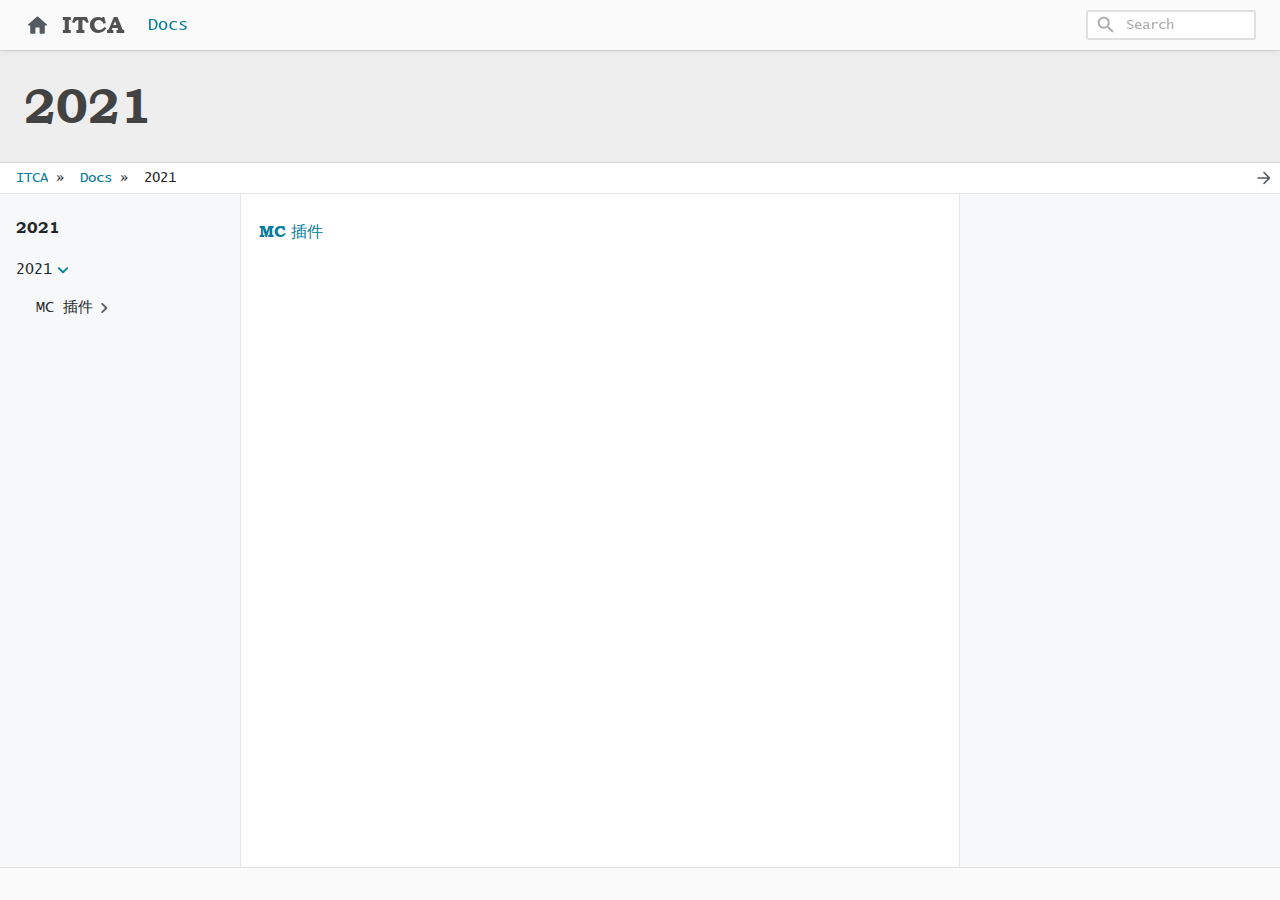
<file: docs/2021/index.html>
<!DOCTYPE html>
<html lang="en" dir="ltr">

<head>
    <meta charset="utf-8">
    <meta name="viewport" content="width=device-width, initial-scale=1">
    <title>2021 – ITCA</title>
    


  
  <script defer src="/js/fuse.min.94c78ad70b02749822921660cf4e9f0b3701bc0680c421afb784a78228de0275.js"></script>



<script src="/js/enquire.min.dfb99dee1e029d51d6cfb672d847929890b1585402de17f5ed092edd72a688b4.js"></script>

<script defer src="/js/lazysizes.min.31dd6a2d3a1ec0f78a8df007535cf23f03aeb5c70f026e6d6a19dac3b3acc340.js"></script>

<script defer src="/js/helper/getParents.min.ccd45f158c1b17849307ba913a72beac239c410f2b6e648496a79842da84e55b.js"></script>

<script defer src="/js/helper/fadeinout.min.9fb19682560d5fa5596fffec85da605067c4acc86aad05add4d8fff9d362a446.js"></script>

<link rel="stylesheet" href="/katex/katex.min.css">
<script src="/katex/katex.min.js"></script>
<script src="/katex/auto-render.min.js"></script>

<script>
  document.addEventListener("DOMContentLoaded", function() {
      renderMathInElement(document.body, {
          trust: true,
          delimiters: [
              { left: "$$", right: "$$", display: true },
              { left: "$", right: "$", display: false }
          ],
          macros: {
              
              "\\d": "\\text{d}",
              "\\zh": "\\footnotesize \\ ",
              "\\en": "\\normalsize \\ ",
              "\\su": "\\displaystyle",
              "\\eq": "\\Longleftrightarrow",
              "\\intro": "\\Longrightarrow",
              "\\mathring": "\\overset\{\\normalsizeₒ\}",
              "\\arccot": "\\text\{arccot\} \\, ",
              "\\xor": "\\text\{xor\} \\, ",
              "\\mex": "\\text\{mex\} \\, "
          }
      });
  });
  </script>

<script>
  "use strict";

  window.onload = function() {
    
    var languagedir = JSON.parse("\"ltr\"");
    
    var baseurl = JSON.parse("\"https://itca.site\"");
    
    var permalink = JSON.parse("\"https://itca.site/docs/2021/\"");

    
    var toggleSidebarElem = document.getElementById("toggle-sidebar");
    var toggleMenuElem = document.getElementById("toggle-menu");
    var tocBodyElem = document.querySelector('.toc__body');
    var tocLabelElem = document.querySelector('.toc__label');
    var listMainElem = document.getElementById('list-main');
    var listSideElem = document.getElementById('list-side');
    var singleMenuElem = document.getElementById('single-menu');
    var sliderIcons = document.querySelectorAll('.slider__icon');

    toggleSidebarElem ?
      toggleSidebarElem.addEventListener('change', function (e) {
        if (e.target.checked) {
          if (tocBodyElem) {
            fadeIn(tocBodyElem, 200);
          }
          if (tocLabelElem) {
            fadeIn(tocLabelElem, 200);
          }
          if (listMainElem && listSideElem) {
            listMainElem.className = 'm';
            listSideElem.className = 'r';
          }

          sliderIcons && sliderIcons.forEach(function (elem) {
            if (elem.classList.contains('hide')) {
              elem.classList.remove('hide');
            } else {
              elem.classList.add('hide');
            }
          });

        } else {
          if (tocBodyElem) {
            fadeOut(tocBodyElem, 200);
          }
          if (tocLabelElem) {
            fadeOut(tocLabelElem, 200);
          }
          if (listMainElem && listSideElem) {
            listMainElem.className = 'mr';
            listSideElem.className = 'hide';
          }

          sliderIcons && sliderIcons.forEach(function (elem) {
            if (elem.classList.contains('hide')) {
              elem.classList.remove('hide');
            } else {
              elem.classList.add('hide');
            }
          });
        }
      }) : null;

    toggleMenuElem ?
      toggleMenuElem.addEventListener('change', function (e) {
        if (e.target.checked) {
          if (listMainElem && singleMenuElem) {
            listMainElem.className = 'm';
            singleMenuElem.className = 'l';
          }

          sliderIcons && sliderIcons.forEach(function (elem) {
            if (elem.classList.contains('hide')) {
              elem.classList.remove('hide');
            } else {
              elem.classList.add('hide');
            }
          });

        } else {
          if (listMainElem && singleMenuElem) {
            listMainElem.className = 'lm';
            singleMenuElem.className = 'hide';
          }

          sliderIcons && sliderIcons.forEach(function (elem) {
            if (elem.classList.contains('hide')) {
              elem.classList.remove('hide');
            } else {
              elem.classList.add('hide');
            }
          });
        }
      }) : null;
    


    
    var navCollapseBtn = document.getElementById('navCollapseBtn');
    navCollapseBtn ? navCollapseBtn.addEventListener('click', function(e) {
      var navCollapse = document.querySelector('.navbar__collapse');
      
      if (navCollapse) {
        var dataOpen = navCollapse.getAttribute('data-open');

        if (dataOpen === 'true') {
          navCollapse.setAttribute('data-open', 'false');
          navCollapse.style.maxHeight = 0;
        } else {
          navCollapse.setAttribute('data-open', 'true');
          navCollapse.style.maxHeight = navCollapse.scrollHeight + "px";
        }
      }
    }) : null;
    


    
    var expandBtn = document.querySelectorAll('.expand__button');

    for (let i = 0; i < expandBtn.length; i++) {
      expandBtn[i].addEventListener("click", function () {
        var content = this.nextElementSibling;
        if (content.style.maxHeight) {
          content.style.maxHeight = null;
          this.querySelector('svg').classList.add('expand-icon__right');
          this.querySelector('svg').classList.remove('expand-icon__down');
        } else {
          content.style.maxHeight = content.scrollHeight + "px";
          this.querySelector('svg').classList.remove('expand-icon__right');
          this.querySelector('svg').classList.add('expand-icon__down');
        }
      });
    }
    



    
    document.querySelectorAll('.tab') ? 
    document.querySelectorAll('.tab').forEach(function(elem, idx) {
      var containerId = elem.getAttribute('id');
      var containerElem = elem;
      var tabLinks = elem.querySelectorAll('.tab__link');
      var tabContents = elem.querySelectorAll('.tab__content');
      var ids = [];

      tabLinks && tabLinks.length > 0 ?
      tabLinks.forEach(function(link, index, self) {
        link.onclick = function(e) {
          for (var i = 0; i < self.length; i++) {
            if (index === parseInt(i, 10)) {
              if (!self[i].classList.contains('active')) {
                self[i].classList.add('active');
                tabContents[i].style.display = 'block';
              }
            } else {
              self[i].classList.remove('active');
              tabContents[i].style.display = 'none';
            }
          }
        }
      }) : null;
    }) : null;
    


    
    document.querySelectorAll('.codetab') ? 
    document.querySelectorAll('.codetab').forEach(function(elem, idx) {
      var containerId = elem.getAttribute('id');
      var containerElem = elem;
      var codetabLinks = elem.querySelectorAll('.codetab__link');
      var codetabContents = elem.querySelectorAll('.codetab__content');
      var ids = [];

      codetabLinks && codetabLinks.length > 0 ?
      codetabLinks.forEach(function(link, index, self) {
        link.onclick = function(e) {
          for (var i = 0; i < self.length; i++) {
            if (index === parseInt(i, 10)) {
              if (!self[i].classList.contains('active')) {
                self[i].classList.add('active');
                codetabContents[i].style.display = 'block';
              }
            } else {
              self[i].classList.remove('active');
              codetabContents[i].style.display = 'none';
            }
          }
        }
      }) : null;
    }) : null;
    

    
    
    
    var enableDarkMode = JSON.parse("false");
    var root = document.getElementById('root');
    var toggleToLightBtn = document.getElementById('toggleToLight');
    var toggleToDarkBtn = document.getElementById('toggleToDark');

    if (!enableDarkMode) {
      root.className = 'theme__light';
      localStorage.setItem('theme', 'light');
    }
    
    if (toggleToDarkBtn) {
      toggleToDarkBtn.onclick = function (e) {
        root.className = 'theme__dark';
        localStorage.setItem('theme', 'dark');
        toggleToLightBtn.className = 'navbar__icons--icon';
        toggleToDarkBtn.className = 'hide';
      }
    }

    if (toggleToLightBtn) {
      toggleToLightBtn.onclick = function (e) {
        root.className = 'theme__light';
        localStorage.setItem('theme', 'light');
        toggleToLightBtn.className = 'hide';
        toggleToDarkBtn.className = 'navbar__icons--icon';
      }
    }

    
    document.querySelectorAll('.menu__list').forEach(function(elem) {
      if (elem.classList.contains('active')) {
        elem.style.maxHeight = elem.scrollHeight + "px"; 
      }
    });
    
    document.querySelectorAll('.menu__title--collapse').forEach(function(elem) {
      elem.addEventListener('click', function (e) {
        var content = this.nextElementSibling;
        var menuTitleIcon = this.querySelector('.menu__title--icon');
        if (!content) {
          return null;
        }

        var parent = elem.parentNode;
        while (parent.classList.contains('menu__list') && parent.classList.contains('active')) {
          parent.style.maxHeight = 100 * parent.children.length + "px";
          parent = parent.parentNode;
        }

        if (content.style.maxHeight) {
          content.style.maxHeight = null;
          content.classList.remove('active');
          menuTitleIcon.classList.add('right');
          
          if (languagedir === 'rtl') {
            menuTitleIcon.classList.remove('downrtl');
          } else {
            menuTitleIcon.classList.remove('down');
          }
        } else {
          content.style.maxHeight = content.scrollHeight + "px";
          content.classList.add('active');
          menuTitleIcon.classList.remove('right');
          
          if (languagedir === 'rtl') {
            menuTitleIcon.classList.add('downrtl');
          } else {
            menuTitleIcon.classList.add('down');
          }
        }
      });
    });
    


    
    var mobileLogo = document.getElementById('mobileLogo');
    var modal = document.getElementById("myModal");
    var drawer = document.getElementById('myDrawer');
    var drawerCloseBtn = document.querySelector('.drawer__close');

    var openDrawer = function() {
      modal.style.opacity = 1;

      if (languagedir === 'rtl') {
        modal.style.right = 0;
        drawer.style.right = 0;
      } else {
        modal.style.left = 0;
        drawer.style.left = 0;
      }
    }

    var closeDrawer = function() {
      modal.style.opacity = 0;

      if (languagedir === 'rtl') {
        drawer.style.right = '-100%';
      } else {
        drawer.style.left = '-100%';
      }

      
      setTimeout(function () {
        if (languagedir === 'rtl') {
          modal.style.right = '-100%';
        } else {
          modal.style.left = '-100%';
        }
      }, 250);
    }

    mobileLogo.onclick = function () {
      openDrawer();
      localStorage.setItem('isDrawerOpen', 'true');
    }

    modal.onclick = function () {
      closeDrawer();
      localStorage.setItem('isDrawerOpen', 'false');
    }

    drawerCloseBtn.onclick = function () {
      closeDrawer();
      localStorage.setItem('isDrawerOpen', 'false');
    }
  


  
    var lastScrollTop = window.pageYOffset || document.documentElement.scrollTop;
    var tocElem = document.querySelector('.toc');
    var tableOfContentsElem = tocElem ? tocElem.querySelector('#TableOfContents') : null;
    var singleContentsElem = document.querySelector('.single__contents');
    var dataBGImgs = document.querySelectorAll('div[data-bgimg]');

    
    var tocLevels = JSON.parse("[\"h2\",\"h3\",\"h4\"]");

    if (tocLevels) {
      tocLevels = tocLevels.toString();
    } else {
      tocLevels = "h1, h2, h3, h4, h5, h6";
    }

    
    var isLandingBgImg = JSON.parse("null");
    
    var isHome = JSON.parse("false");

    function setNavbarBG(scrollTop) {
      if (isHome && isLandingBgImg && Object.keys(isLandingBgImg).length) {
        if (isLandingBgImg.height <= scrollTop) {
          dataBGImgs.forEach(function(elem) {
            elem.setAttribute('data-bgimg', 'false');
          });
        } else {
          dataBGImgs.forEach(function (elem) {
            elem.setAttribute('data-bgimg', 'true');
          });
        }
      }
    }
    setNavbarBG(lastScrollTop);

    window.onscroll = function () {
      var st = window.pageYOffset || document.documentElement.scrollTop;
      if (st > lastScrollTop) { 
        singleContentsElem ? 
        singleContentsElem.querySelectorAll(tocLevels.toString()).forEach(function(elem) {
          if (document.documentElement.scrollTop >= elem.offsetTop) {
            if (tableOfContentsElem) {
              var id = elem.getAttribute('id');
              tocElem.querySelectorAll('a').forEach(function (elem) {
                elem.classList.remove('active');
              });
              tocElem.querySelector('a[href="#' + id + '"]') ? 
              tocElem.querySelector('a[href="#' + id + '"]').classList.add('active') : null;
            }
          }
        }) : null;
        setNavbarBG(st);
      } else { 
        singleContentsElem ? 
        singleContentsElem.querySelectorAll(tocLevels.toString()).forEach(function(elem) {
          if (document.documentElement.scrollTop >= elem.offsetTop) {
            if (tableOfContentsElem) {
              var id = elem.getAttribute('id');
              tocElem.querySelectorAll('a').forEach(function (elem) {
                elem.classList.remove('active');
              });
              tocElem.querySelector('a[href="#' + id + '"]') ? 
              tocElem.querySelector('a[href="#' + id + '"]').classList.add('active') : null;
            }
          }
        }) : null;
        setNavbarBG(st);
      }
      lastScrollTop = st <= 0 ? 0 : st;
    };
    



    
    var mobileSearchInputElem = document.querySelector('#search-mobile');
    var mobileSearchClassElem = document.querySelector('.mobile-search');
    var mobileSearchBtnElem = document.querySelector('#mobileSearchBtn');
    var mobileSearchCloseBtnElem = document.querySelector('#search-mobile-close');
    var mobileSearchContainer = document.querySelector('#search-mobile-container');
    var mobileSearchResultsElem = document.querySelector('#search-mobile-results');
    var htmlElem = document.querySelector('html');

    if (mobileSearchClassElem) {
      mobileSearchClassElem.style.display = 'none';
    }

    mobileSearchBtnElem ? 
    mobileSearchBtnElem.addEventListener('click', function () {
      if (mobileSearchContainer) {
        mobileSearchContainer.style.display = 'block';
      }

      if (mobileSearchInputElem) {
        mobileSearchInputElem.focus();
      }

      if (htmlElem) {
        htmlElem.style.overflowY = 'hidden';
      }
    }) : null;

    mobileSearchCloseBtnElem ? 
    mobileSearchCloseBtnElem.addEventListener('click', function() {
      if (mobileSearchContainer) {
        mobileSearchContainer.style.display = 'none';
      }

      if (mobileSearchInputElem) {
        mobileSearchInputElem.value = '';
      }
      
      if (mobileSearchResultsElem) {
        while (mobileSearchResultsElem.firstChild) {
          mobileSearchResultsElem.removeChild(mobileSearchResultsElem.firstChild);
        }
      }

      if (htmlElem) {
        htmlElem.style.overflowY = 'visible';
      }
    }) : null;

    mobileSearchInputElem ? 
    mobileSearchInputElem.addEventListener('keydown', function(e) {
      if (e.key === 'Escape') {
        if (mobileSearchContainer) {
          mobileSearchContainer.style.display = 'none';
        }
        
        if (mobileSearchInputElem) {
          mobileSearchInputElem.value = '';
        }

        if (mobileSearchResultsElem) {
          while (mobileSearchResultsElem.firstChild) {
            mobileSearchResultsElem.removeChild(mobileSearchResultsElem.firstChild);
          }
        }
        if (htmlElem) {
          htmlElem.style.overflowY = 'visible';
        }
      }
    }) : null;
  


  
    var localTheme = localStorage.getItem('theme');
    var rootEleme = document.getElementById('root');
    var selectThemeElem = document.querySelectorAll('.select-theme');
    var selectThemeItemElem = document.querySelectorAll('.select-theme__item');
    
    if (localTheme) {
      selectThemeItemElem ? 
      selectThemeItemElem.forEach(function (elem) {
        if (elem.text.trim() === localTheme) {
          elem.classList.add('is-active');
        } else {
          elem.classList.remove('is-active');
        }
      }) : null;
    }

    selectThemeItemElem ? 
    selectThemeItemElem.forEach(function (v, i) {
      v.addEventListener('click', function (e) {
        var selectedThemeVariant = e.target.text.trim();
        localStorage.setItem('theme', selectedThemeVariant);

        rootEleme.removeAttribute('class');
        rootEleme.classList.add(`theme__${selectedThemeVariant}`);
        selectThemeElem.forEach(function(rootElem) {
          rootElem.querySelectorAll('a').forEach(function (elem) {
            if (elem.classList) {
              if (elem.text.trim() === selectedThemeVariant) {
                if (!elem.classList.contains('is-active')) {
                  elem.classList.add('is-active');
                }
              } else {
                if (elem.classList.contains('is-active')) {
                  elem.classList.remove('is-active');
                }
              }
            }
          });
        });

        if (window.mermaid) {
          if (selectedThemeVariant === "dark" || selectedThemeVariant === "hacker") {
            mermaid.initialize({ theme: 'dark' });
            location.reload();
          } else {
            mermaid.initialize({ theme: 'default' });
            location.reload();
          }
        }

        var utterances = document.querySelector('iframe');
        if (utterances) {
          utterances.contentWindow.postMessage({
            type: 'set-theme',
            theme: selectedThemeVariant === "dark" || selectedThemeVariant === "hacker" ? 'photon-dark' : selectedThemeVariant === 'kimbie' ? 'github-dark-orange' : 'github-light',
          }, 'https://utteranc.es');
        }
      });
    }) : null;
  


  
    
    var langprefix = JSON.parse("\"\"");
    var searchResults = null;
    var searchMenu = null;
    var searchText = null;
    
    
    var enableSearchHighlight = JSON.parse("true");
    
    var enableSearch = JSON.parse("true");

    var fuse = null;

    if (enableSearch) {
      (function initFuse() {
        var xhr = new XMLHttpRequest();
        xhr.open('GET', baseurl + langprefix + "/index.json");
        xhr.setRequestHeader('Content-Type', 'application/json; charset=utf-8');
        xhr.onload = function () {
          if (xhr.status === 200) {
            fuse = new Fuse(JSON.parse(xhr.response.toString('utf-8')), {
              keys: ['title', 'description', 'content'],
              includeMatches: enableSearchHighlight,
              shouldSort: true,
              threshold: 0.4,
              location: 0,
              distance: 100,
              maxPatternLength: 32,
              minMatchCharLength: 1,
            });
          }
          else {
            console.error(`[${xhr.status}]Error:`, xhr.statusText);
          }
        };
        xhr.send();
      })();
    }
    
    function makeLi(ulElem, obj) {
      var li = document.createElement('li');
      li.className = 'search-result__item';
      
      var a = document.createElement('a');
      a.innerHTML = obj.title;
      a.setAttribute('class', 'search-result__item--title');
      a.setAttribute('href', obj.permalink);

      var descDiv = document.createElement('div');
      descDiv.setAttribute('class', 'search-result__item--desc');
      if (obj.description) {
        descDiv.innerHTML = obj.description;
      } else if (obj.content) {
        descDiv.innerHTML = obj.content.substring(0, 80);
      }
      
      li.appendChild(a);
      li.appendChild(descDiv);
      ulElem.appendChild(li);
    }

    function makeHighlightLi(ulElem, obj) {
      var li = document.createElement('li');
      li.className = 'search-result__item';
      var descDiv = null;

      var a = document.createElement('a');
      a.innerHTML = obj.item.title;
      a.setAttribute('class', 'search-result__item--title');
      a.setAttribute('href', obj.item.uri);

      if (obj.matches && obj.matches.length) {
        for (var i = 0; i < obj.matches.length; i++) {
          if ('title' === obj.matches[i].key) {
            a = document.createElement('a');
            a.innerHTML = generateHighlightedText(obj.matches[i].value, obj.matches[i].indices);
            a.setAttribute('class', 'search-result__item--title');
            a.setAttribute('href', obj.item.uri);
          }
          
          if ('description' === obj.matches[i].key) {
            descDiv = document.createElement('div');
            descDiv.setAttribute('class', 'search-result__item--desc');
            descDiv.innerHTML = generateHighlightedText(obj.item.description, obj.matches[i].indices);
          } else if ('content' === obj.matches[i].key) {
            if (!descDiv) {
              descDiv = document.createElement('div');
              descDiv.setAttribute('class', 'search-result__item--desc');
              descDiv.innerHTML = generateHighlightedText(obj.item.content.substring(0, 80), obj.matches[i].indices);
            }
          } else {
            if (obj.item.description) {
              descDiv = document.createElement('div');
              descDiv.setAttribute('class', 'search-result__item--desc');
              descDiv.innerHTML = obj.item.description;
            } else {
              descDiv = document.createElement('div');
              descDiv.setAttribute('class', 'search-result__item--desc');
              descDiv.innerHTML = obj.item.content.substring(0, 80);
            }
          }
        }

        li.appendChild(a);
        if (descDiv) {
          li.appendChild(descDiv);
        }
        if (li) {
          ulElem.appendChild(li);
        }
      }
    }

    function renderSearchResults(searchText, results) {
      searchResults = document.getElementById('search-results');
      searchMenu = document.getElementById('search-menu');
      searchResults.setAttribute('class', 'dd is-active');
      
      var ul = document.createElement('ul');
      ul.setAttribute('class', 'dd-content search-content');

      if (results.length) {
        results.forEach(function (result) {
          var li = document.createElement('li');
          var a = document.createElement('a');
          a.setAttribute('href', result.uri);
          a.setAttribute('class', 'dd-item');
          a.appendChild(li);

          var titleDiv = document.createElement('div');
          titleDiv.innerHTML = result.title;
          titleDiv.setAttribute('class', 'search-result__item--title');

          var descDiv = document.createElement('div');
          descDiv.setAttribute('class', 'search-result__item--desc');
          if (result.description) {
            descDiv.innerHTML = result.description;
          } else if (result.content) {
            descDiv.innerHTML = result.content.substring(0, 80);
          }

          li.appendChild(titleDiv);
          li.appendChild(descDiv);
          ul.appendChild(a);
        });
      } else {
        var li = document.createElement('li');
        li.setAttribute('class', 'dd-item');
        li.innerText = 'No results found';
        ul.appendChild(li);
      }

      while (searchMenu.hasChildNodes()) {
        searchMenu.removeChild(
          searchMenu.lastChild
        );
      }
      
      searchMenu.appendChild(ul);
    }

    function renderSearchHighlightResults(searchText, results) {
      searchResults = document.getElementById('search-results');
      searchMenu = document.getElementById('search-menu');
      searchResults.setAttribute('class', 'dd is-active');

      var ul = document.createElement('ul');
      ul.setAttribute('class', 'dd-content search-content');

      if (results.length) {
        results.forEach(function (result) {
          var li = document.createElement('li');
          var a = document.createElement('a');
          var descDiv = null;

          a.setAttribute('href', result.item.uri);
          a.setAttribute('class', 'dd-item');
          a.appendChild(li);

          var titleDiv = document.createElement('div');
          titleDiv.innerHTML = result.item.title;
          titleDiv.setAttribute('class', 'search-result__item--title');
          
          if (result.matches && result.matches.length) {
            for (var i = 0; i < result.matches.length; i++) {
              if ('title' === result.matches[i].key) {
                titleDiv.innerHTML = generateHighlightedText(result.matches[i].value, result.matches[i].indices);
              }

              if ('description' === result.matches[i].key) {
                descDiv = document.createElement('div');
                descDiv.setAttribute('class', 'search-result__item--desc');
                descDiv.innerHTML = generateHighlightedText(result.item.description, result.matches[i].indices);
              } else if ('content' === result.matches[i].key) {
                if (!descDiv) {
                  descDiv = document.createElement('div');
                  descDiv.setAttribute('class', 'search-result__item--desc');
                  descDiv.innerHTML = generateHighlightedText(result.item.content.substring(0, 80), result.matches[i].indices);
                }
              } else {
                if (result.item.description) {
                  descDiv = document.createElement('div');
                  descDiv.setAttribute('class', 'search-result__item--desc');
                  descDiv.innerHTML = result.item.description;
                } else {
                  descDiv = document.createElement('div');
                  descDiv.setAttribute('class', 'search-result__item--desc');
                  descDiv.innerHTML = result.item.content.substring(0, 80);
                }
              }
            }
            
            li.appendChild(titleDiv);
            if (descDiv) {
              li.appendChild(descDiv);
            }
            ul.appendChild(a);
          }
        });
      } else {
        var li = document.createElement('li');
        li.setAttribute('class', 'dd-item');
        li.innerText = 'No results found';
        ul.appendChild(li);
      }

      while (searchMenu.hasChildNodes()) {
        searchMenu.removeChild(
          searchMenu.lastChild
        );
      }
      searchMenu.appendChild(ul);
    }

    function renderSearchResultsMobile(searchText, results) {
      searchResults = document.getElementById('search-mobile-results');

      var content = document.createElement('div');
      content.setAttribute('class', 'mobile-search__content');

      if (results.length > 0) {
        results.forEach(function (result) {
          var item = document.createElement('a');
          item.setAttribute('href', result.uri);
          item.innerHTML = '<div class="mobile-search__item"><div class="mobile-search__item--title">📄 ' + result.title + '</div><div class="mobile-search__item--desc">' + (result.description ? result.description : result.content) + '</div></div>';
          content.appendChild(item);
        });
      } else {
        var item = document.createElement('span');
        content.appendChild(item);
      }

      let wrap = document.getElementById('search-mobile-results');
      while (wrap.firstChild) {
        wrap.removeChild(wrap.firstChild)
      }
      searchResults.appendChild(content);      
    }

    function renderSearchHighlightResultsMobile(searchText, results) {
      searchResults = document.getElementById('search-mobile-results');

      var ul = document.createElement('div');
      ul.setAttribute('class', 'mobile-search__content');

      if (results.length) {
        results.forEach(function (result) {
          var li = document.createElement('li');
          var a = document.createElement('a');
          var descDiv = null;

          a.setAttribute('href', result.item.uri);
          a.appendChild(li);
          li.setAttribute('class', 'mobile-search__item');

          var titleDiv = document.createElement('div');
          titleDiv.innerHTML = result.item.title;
          titleDiv.setAttribute('class', 'mobile-search__item--title');
          
          if (result.matches && result.matches.length) {
            for (var i = 0; i < result.matches.length; i++) {
              if ('title' === result.matches[i].key) {
                titleDiv.innerHTML = generateHighlightedText(result.matches[i].value, result.matches[i].indices);
              }

              if ('description' === result.matches[i].key) {
                descDiv = document.createElement('div');
                descDiv.setAttribute('class', 'mobile-search__item--desc');
                descDiv.innerHTML = generateHighlightedText(result.item.description, result.matches[i].indices);
              } else if ('content' === result.matches[i].key) {
                if (!descDiv) {
                  descDiv = document.createElement('div');
                  descDiv.setAttribute('class', 'mobile-search__item--desc');
                  descDiv.innerHTML = generateHighlightedText(result.item.content.substring(0, 150), result.matches[i].indices);
                }
              } else {
                if (result.item.description) {
                  descDiv = document.createElement('div');
                  descDiv.setAttribute('class', 'mobile-search__item--desc');
                  descDiv.innerHTML = result.item.description;
                } else {
                  descDiv = document.createElement('div');
                  descDiv.setAttribute('class', 'mobile-search__item--desc');
                  descDiv.innerHTML = result.item.content.substring(0, 150);
                }
              }
            }
            
            li.appendChild(titleDiv);
            if (descDiv) {
              li.appendChild(descDiv);
            }
            ul.appendChild(a);
          }
        });
      } else {
        var item = document.createElement('span');
        ul.appendChild(item);
      }

      let wrap = document.getElementById('search-mobile-results');
      while (wrap.firstChild) {
        wrap.removeChild(wrap.firstChild)
      }
      searchResults.appendChild(ul);
    }

    function generateHighlightedText(text, regions) {
      if (!regions) {
        return text;
      }

      var content = '', nextUnhighlightedRegionStartingIndex = 0;

      regions.forEach(function(region) {
        if (region[0] === region[1]) {
          return null;
        }
        
        content += '' +
          text.substring(nextUnhighlightedRegionStartingIndex, region[0]) +
          '<span class="search__highlight">' +
            text.substring(region[0], region[1] + 1) +
          '</span>' +
        '';
        nextUnhighlightedRegionStartingIndex = region[1] + 1;
      });

      content += text.substring(nextUnhighlightedRegionStartingIndex);

      return content;
    };

    var searchElem = document.getElementById('search');
    var searchMobile = document.getElementById('search-mobile');
    var searchResultsContainer = document.getElementById('search-results');

    searchElem ? 
    searchElem.addEventListener('input', function(e) {
      if (!e.target.value | window.innerWidth < 770) {
        searchResultsContainer ? searchResultsContainer.setAttribute('class', 'dd') : null;
        return null;
      }

      searchText = e.target.value;
      var results = fuse.search(e.target.value);

      if (enableSearchHighlight) {
        renderSearchHighlightResults(searchText, results);
      } else {
        renderSearchResults(searchText, results);
      }

      var dropdownItems = searchResultsContainer.querySelectorAll('.dd-item');
      dropdownItems ? dropdownItems.forEach(function (item) {
        item.addEventListener('mousedown', function (e) {
          e.target.click();
        });
      }) : null;
    }) : null;

    searchElem ? 
    searchElem.addEventListener('blur', function() {
      if (window.innerWidth < 770) {
        return null;
      }
      searchResultsContainer ? searchResultsContainer.setAttribute('class', 'dd') : null;
    }) : null;

    searchElem ? 
    searchElem.addEventListener('click', function(e) {
      if (window.innerWidth < 770) {
        return null;
      }
      if (!e.target.value) {
        searchResultsContainer ? searchResultsContainer.setAttribute('class', 'dd') : null;
        return null;
      }

      searchText = e.target.value;
      var results = fuse.search(e.target.value);

      if (enableSearchHighlight) {
        renderSearchHighlightResults(searchText, results);
      } else {
        renderSearchResults(searchText, results);
      }

      var dropdownItems = searchResultsContainer.querySelectorAll('.dd-item');
      dropdownItems ? dropdownItems.forEach(function (item) {
        item.addEventListener('mousedown', function (e) {
          e.target.click();
        });
      }) : null;
    }) : null;

    var searchMenuElem = document.getElementById("search-menu");
    var activeItem = document.querySelector('#search-menu .dd-item.is-active');
    var activeIndex = null;
    var items = null;
    var searchContainerMaxHeight = 350;

    searchElem ? 
    searchElem.addEventListener('keydown', function(e) {
      if (window.innerWidth < 770) {
        return null;
      }

      var items = document.querySelectorAll('#search-menu .dd-item');
      
      if (e.key === 'ArrowDown') {
        if (activeIndex === null) {
          activeIndex = 0;
          items[activeIndex].classList.remove('is-active');
        } else {
          items[activeIndex].classList.remove('is-active');
          activeIndex = activeIndex === items.length - 1 ? 0 : activeIndex + 1;
        }
        items[activeIndex].classList.add('is-active');

        let overflowedPixel = items[activeIndex].offsetTop + items[activeIndex].clientHeight - searchContainerMaxHeight;
        if (overflowedPixel > 0) {
          document.querySelector(".search-content").scrollTop += items[activeIndex].getBoundingClientRect().height;
        } else if (activeIndex === 0) {
          document.querySelector(".search-content").scrollTop = 0;
        }
      } else if (e.key === 'ArrowUp') {
        if (activeIndex === null) {
          activeIndex = items.length - 1;
          items[activeIndex].classList.remove('is-active');
        } else {
          items[activeIndex].classList.remove('is-active');
          activeIndex = activeIndex === 0 ? items.length - 1 : activeIndex - 1;
        }
        items[activeIndex].classList.add('is-active');
        
        let overflowedPixel = items[activeIndex].offsetTop + items[activeIndex].clientHeight - searchContainerMaxHeight;
        if (overflowedPixel < 0) {
          document.querySelector(".search-content").scrollTop -= items[activeIndex].getBoundingClientRect().height;
        } else {
          document.querySelector(".search-content").scrollTop = overflowedPixel + items[activeIndex].getBoundingClientRect().height;
        }
      } else if (e.key === 'Enter') {
        var currentItemLink = items[activeIndex].getAttribute('href');
        if (currentItemLink) {
          location.href = currentItemLink;
        }
      } else if (e.key === 'Escape') {
        e.target.value = null;
        if (searchResults) {
          searchResults.classList.remove('is-active');
        }
      }
    }) : null;

    searchMobile ? 
    searchMobile.addEventListener('input', function(e) {
      if (!e.target.value) {
        let wrap = document.getElementById('search-mobile-results');
        while (wrap.firstChild) {
          wrap.removeChild(wrap.firstChild);
        }
        return null;
      }

      searchText = e.target.value;
      var results = fuse.search(e.target.value);
      
      if (enableSearchHighlight) {
        renderSearchHighlightResultsMobile(searchText, results);
      } else {
        renderSearchResultsMobile(searchText, results);
      }

      var dropdownItems = searchResultsContainer.querySelectorAll('.dd-item');
      dropdownItems ? dropdownItems.forEach(function (item) {
        item.addEventListener('mousedown', function (e) {
          e.target.click();
        });
      }) : null;
    }) : null;
  
  }
</script>
    


<link rel="stylesheet" href="/css/main.min.css">


    <link rel="alternate" type="application/rss&#43;xml" title="RSS" href="https://itca.site/docs/2021/index.xml">
<meta name="description" content="" />
<meta name="keywords" content="">
<meta name="created" content="0001-01-01T00:00:00&#43;0000">
<meta name="modified" content="0001-01-01T00:00:00&#43;0000">


<meta property="og:site_name" content="ITCA">
<meta property="og:title" content="2021">
<meta property="og:url" content="https://itca.site/docs/2021/">
<meta property="og:type" content="website">

<meta name="generator" content="Hugo 0.82.0" />
<meta name="msapplication-TileColor" content="#ffffff">
<meta name="theme-color" content="#ffffff">
<link rel="canonical" href="https://itca.site/docs/2021/">
<link rel="manifest" href="/manifest.json">

  <link rel="apple-touch-icon" sizes="57x57" href="/favicon/apple-icon-57x57.png">
  <link rel="apple-touch-icon" sizes="60x60" href="/favicon/apple-icon-60x60.png">
  <link rel="apple-touch-icon" sizes="72x72" href="/favicon/apple-icon-72x72.png">
  <link rel="apple-touch-icon" sizes="76x76" href="/favicon/apple-icon-76x76.png">
  <link rel="apple-touch-icon" sizes="114x114" href="/favicon/apple-icon-114x114.png">
  <link rel="apple-touch-icon" sizes="120x120" href="/favicon/apple-icon-120x120.png">
  <link rel="apple-touch-icon" sizes="144x144" href="/favicon/apple-icon-144x144.png">
  <link rel="apple-touch-icon" sizes="152x152" href="/favicon/apple-icon-152x152.png">
  <link rel="apple-touch-icon" sizes="180x180" href="/favicon/apple-icon-180x180.png">
  <link rel="icon" type="image/png" sizes="192x192" href="/favicon/android-icon-192x192.png">
  <link rel="icon" type="image/png" sizes="192x192" href="/favicon/android-icon-512x512.png">
  <link rel="icon" type="image/png" sizes="32x32" href="/favicon/favicon-32x32.png">
  <link rel="icon" type="image/png" sizes="96x96" href="/favicon/favicon-96x96.png">
  <link rel="icon" type="image/png" sizes="16x16" href="/favicon/favicon-16x16.png">
  <meta name="msapplication-TileColor" content="#ffffff">
  <meta name="msapplication-TileImage" content="/ms-icon-144x144.png">

    <script type="application/ld+json">
  {
    "@context": "https://schema.org",
    "@type": "WebPage",
    "url" : "https://itca.site/docs/2021/",
    "name": "2021",
    "mainEntityOfPage": {
      "@type": "WebPage",
      "@id": "https://itca.site"
    },
    "publisher": {
      "@type": "Organization",
      "name": "ITCA",
      "url": "https://itca.site"
    }
  }
</script>

    

</head>


<body id="root" class="theme__light">
    <script>
        var rootElem = document.getElementById('root');
        var themeOptions = JSON.parse("[\"light\",\"dark\"]");
        var localTheme = localStorage.getItem('theme');

        if (localTheme) {
            if (themeOptions && themeOptions.length > 0) {
                themeOptions.includes(localTheme) ? 
                rootElem.className = `theme__${localTheme}` :
                rootElem.className = `theme__${themeOptions[0]}`;
            }
        }
    </script>
    
    <div id="container">
        <div id="myDrawer" class="drawer" style="">
  <div class="drawer__header">
    <a href="/" class="drawer__header--text">
      
    </a>
    <div class="grow"></div>
    <div class="drawer__close">
      <svg xmlns="http://www.w3.org/2000/svg" width="22" height="22" viewBox="0 0 24 24"><path fill="none" d="M0 0h24v24H0V0z"/><path fill="currentColor" d="M18.3 5.71c-.39-.39-1.02-.39-1.41 0L12 10.59 7.11 5.7c-.39-.39-1.02-.39-1.41 0-.39.39-.39 1.02 0 1.41L10.59 12 5.7 16.89c-.39.39-.39 1.02 0 1.41.39.39 1.02.39 1.41 0L12 13.41l4.89 4.89c.39.39 1.02.39 1.41 0 .39-.39.39-1.02 0-1.41L13.41 12l4.89-4.89c.38-.38.38-1.02 0-1.4z"/></svg>
    </div>
  </div>

  <div class="drawer__body">
    <div class="menu">
  <h6 class="menu__label">
    
      2021
    
  </h6>
  <ul>
    
    
      
  
  
  
  
  
  
  

  
  
  
  
  
  <li class="menu__title--collapse active" data-depth="0" data-permalink="https://itca.site/docs/2021/">
    <span class="menu__title--collapse-text">
      2021
    </span>
    <span class="menu__title--icon down">
      
        <svg xmlns="http://www.w3.org/2000/svg" width="22" height="22" viewBox="0 0 24 24"><path fill="currentColor" d="M9.29 15.88L13.17 12 9.29 8.12c-.39-.39-.39-1.02 0-1.41.39-.39 1.02-.39 1.41 0l4.59 4.59c.39.39.39 1.02 0 1.41L10.7 17.3c-.39.39-1.02.39-1.41 0-.38-.39-.39-1.03 0-1.42z"/></svg>
      
    </span>
  </li>
  <ul class="menu__list active" data-data=/2021/ data-link=https://itca.site/docs/2021/>
    
      
        
  
  
  
  
  
  
  

  
  
  
  
  
  <li class="menu__title--collapse " data-depth="1" data-permalink="https://itca.site/docs/2021/mc-%E6%8F%92%E4%BB%B6/">
    <span class="menu__title--collapse-text">
      MC 插件
    </span>
    <span class="menu__title--icon right">
      
        <svg xmlns="http://www.w3.org/2000/svg" width="22" height="22" viewBox="0 0 24 24"><path fill="currentColor" d="M9.29 15.88L13.17 12 9.29 8.12c-.39-.39-.39-1.02 0-1.41.39-.39 1.02-.39 1.41 0l4.59 4.59c.39.39.39 1.02 0 1.41L10.7 17.3c-.39.39-1.02.39-1.41 0-.38-.39-.39-1.03 0-1.42z"/></svg>
      
    </span>
  </li>
  <ul class="menu__list " data-data=/mc-%E6%8F%92%E4%BB%B6/ data-link=https://itca.site/docs/2021/>
    
      
        
        
        <li>
          <a href="https://itca.site/docs/2021/mc-%E6%8F%92%E4%BB%B6/1-%E7%94%9F%E6%88%90%E7%BA%BF%E7%AE%97%E6%B3%95/" class="menu__title " data-depth="1">1 生成线算法</a>
        </li>
      
    
  </ul>
  

      
    
  </ul>
  

    
  </ul>
</div>



<script>
  var menuTitle = document.querySelectorAll('.menu__title');
  var modal = document.getElementById("myModal");
  var drawer = document.getElementById('myDrawer');

  var closeDrawer = function () {
    setTimeout(function () {
      modal.style.opacity = 0;
      drawer.style.left = '-100%';
      modal.style.left = '-100%';
    }, 250);
  }

  menuTitle ? 
  menuTitle.forEach(function(elem) {
    elem.onclick = function() {
      closeDrawer();
      localStorage.setItem('isDrawerOpen', 'false');
    }
  }) : null;
</script>
  </div>
</div>
<div id="myModal" class="modal" style=""></div>

<script>
  var isDrawerOpen = localStorage.getItem('isDrawerOpen');
  var modal = document.getElementById("myModal");
  var drawer = document.getElementById('myDrawer');
  
  
  var languagedir = JSON.parse("\"ltr\"");

  var openDrawer = function () {
    modal.style.opacity = 1;
    
    if (languagedir === "rtl") {
      modal.style.right = 0;
      drawer.style.right = 0;
    } else {
      modal.style.left = 0;
      drawer.style.left = 0;
    }
  }

  if (isDrawerOpen && isDrawerOpen === 'true') {
    openDrawer();
  }
</script>
        
<nav class="nav">
  <div class="navbar__wrapper" data-bgimg="false">
    <div class="divider">
      <div class="navbar lmr">
        
        
        <div class="navbar__menu--wrapper">
          
<div>
  
    <a href="/" rel="home" class="navbar__logo--link">
      <div class="navbar__icons--icon">
        <svg xmlns="http://www.w3.org/2000/svg" width="25" height="25" viewBox="0 0 24 24"><path fill="none" d="M0 0h24v24H0V0z"/><path fill="currentColor" d="M10 19v-5h4v5c0 .55.45 1 1 1h3c.55 0 1-.45 1-1v-7h1.7c.46 0 .68-.57.33-.87L12.67 3.6c-.38-.34-.96-.34-1.34 0l-8.36 7.53c-.34.3-.13.87.33.87H5v7c0 .55.45 1 1 1h3c.55 0 1-.45 1-1z"/></svg>
      </div>
      <label>ITCA</label>
    </a>
  
</div>
          
          
          <ul id="navMenu" class="navbar__menu">
            

  
  
  
  
  <li class="navbar__menu--item active">
    <a href="/docs" data-bgimg="false">Docs</a>
  </li>

          </ul>
        </div>
        <div class="grow"></div>
        <div id="siteSearch">
          

<div class="search" data-bgimg="false">
  <span class="icon">
    <svg xmlns="http://www.w3.org/2000/svg" width="22" height="22" fill="currentColor" viewBox="0 0 24 24"><path fill="none" d="M0 0h24v24H0V0z"/><path d="M15.5 14h-.79l-.28-.27c1.2-1.4 1.82-3.31 1.48-5.34-.47-2.78-2.79-5-5.59-5.34-4.23-.52-7.79 3.04-7.27 7.27.34 2.8 2.56 5.12 5.34 5.59 2.03.34 3.94-.28 5.34-1.48l.27.28v.79l4.25 4.25c.41.41 1.08.41 1.49 0 .41-.41.41-1.08 0-1.49L15.5 14zm-6 0C7.01 14 5 11.99 5 9.5S7.01 5 9.5 5 14 7.01 14 9.5 11.99 14 9.5 14z"/></svg>
  </span>
  <input id="search" aria-label="Site Search" class="input" type="text" autocomplete="off" placeholder="Search">
  <div id="search-results" class="dropdown">
    <div id="search-menu" class="dropdown-menu">
    </div>
  </div>
</div>


        </div>
        <div id="mobileSearch" class="hide">
          
<div id="mobileSearchBtn" class="mobile-search__btn">
  <svg xmlns="http://www.w3.org/2000/svg" width="22" height="22" fill="currentColor" viewBox="0 0 24 24"><path fill="none" d="M0 0h24v24H0V0z"/><path d="M15.5 14h-.79l-.28-.27c1.2-1.4 1.82-3.31 1.48-5.34-.47-2.78-2.79-5-5.59-5.34-4.23-.52-7.79 3.04-7.27 7.27.34 2.8 2.56 5.12 5.34 5.59 2.03.34 3.94-.28 5.34-1.48l.27.28v.79l4.25 4.25c.41.41 1.08.41 1.49 0 .41-.41.41-1.08 0-1.49L15.5 14zm-6 0C7.01 14 5 11.99 5 9.5S7.01 5 9.5 5 14 7.01 14 9.5 11.99 14 9.5 14z"/></svg>
</div>

<div id="search-mobile-container" class="mobile-search hide">
  <div class="mobile-search__top">
    <input id="search-mobile" type="text" aria-label="Mobile Search" placeholder="Search..." class="mobile-search__top--input"/>
    <div id="search-mobile-close" class="mobile-search__top--icon">
      <svg xmlns="http://www.w3.org/2000/svg" width="22" height="22" viewBox="0 0 24 24"><path opacity=".87" fill="none" d="M0 0h24v24H0V0z"/><path fill="currentColor" d="M12 2C6.47 2 2 6.47 2 12s4.47 10 10 10 10-4.47 10-10S17.53 2 12 2zm0 18c-4.41 0-8-3.59-8-8s3.59-8 8-8 8 3.59 8 8-3.59 8-8 8zm3.59-13L12 10.59 8.41 7 7 8.41 10.59 12 7 15.59 8.41 17 12 13.41 15.59 17 17 15.59 13.41 12 17 8.41z"/></svg>
    </div>
  </div>
  <div id="search-mobile-results" class="mobile-search__body">
    
  </div>
</div>

        </div>
        <div class="navbar__icons">
  
</div>


      </div>
    </div>
  </div>
</nav>

<script>
  var siteLogo = document.getElementById('siteLogo');
  var tabletLogo = document.getElementById('tabletLogo');
  var mobileLogo = document.getElementById('mobileLogo');
  var navMenu = document.getElementById('navMenu');
  var navMenuMobile = document.getElementById('navMenuMobile');
  var siteSearch = document.getElementById('siteSearch');
  var mobileSearch = document.getElementById('mobileSearch');
  
  enquire.register("screen and (max-width:1280px)", {
    match: function () {
      siteLogo.className = 'navbar__logo--wrapper';
      tabletLogo.className = 'hide';
      mobileLogo.className = 'hide';
      navMenu.className = 'navbar__menu';
      navMenuMobile.className = 'hide';
      siteSearch.className = '';
      mobileSearch.className = 'hide';
    },
    unmatch: function () {
      siteLogo.className = 'navbar__logo--wrapper';
      tabletLogo.className = 'hide';
      mobileLogo.className = 'hide';
      navMenu.className = 'navbar__menu';
      navMenuMobile.className = 'hide';
      siteSearch.className = '';
      mobileSearch.className = 'hide';
    },
  }).register("screen and (max-width:960px)", {
    match: function () {
      siteLogo.className = 'hide';
      tabletLogo.className = '';
      mobileLogo.className = 'hide';
      navMenu.className = 'navbar__menu';
      navMenuMobile.className = 'hide';
      siteSearch.className = 'hide';
      mobileSearch.className = 'navbar__icons--icon';
    },
    unmatch: function () {
      siteLogo.className = 'navbar__logo--wrapper';
      tabletLogo.className = 'hide';
      mobileLogo.className = 'hide';
      navMenu.className = 'navbar__menu';
      navMenuMobile.className = 'hide';
      siteSearch.className = '';
      mobileSearch.className = 'hide';
    },
  }).register("screen and (max-width:600px)", {
    match: function () {
      siteLogo.className = 'hide';
      tabletLogo.className = 'hide';
      mobileLogo.className = '';
      navMenu.className = 'hide';
      navMenuMobile.className = '';
      siteSearch.className = 'hide';
      mobileSearch.className = 'navbar__icons--icon';
    },
    unmatch: function () {
      siteLogo.className = 'hide';
      tabletLogo.className = '';
      mobileLogo.className = 'hide';
      navMenu.className = 'navbar__menu';
      navMenuMobile.className = 'hide';
      siteSearch.className = 'hide';
      mobileSearch.className = 'navbar__icons--icon';
    },
  });
</script>

        
  <div class="top">
  <div class="header__wrapper bgcolor__header">
    <div class="divider">
      <div class="lmr">
        <h2 class="title">2021</h2>
      </div>
    </div>
  </div>

  <div class="header__wrapper bgcolor__breadcrumb">
    <div class="divider">
      <div class="lmr flexbox">
        
          <nav class="breadcrumb" aria-label="breadcrumbs" data-is-blog="false">
  
  <ol>
    
  
  
  
  
  
  <li >
    
      <a href="https://itca.site/" class="capitalize">ITCA</a>
    
  </li>
  
  
  <li >
    
      <a href="https://itca.site/docs/" class="capitalize">Docs</a>
    
  </li>
  
  
  <li  class="is-active" >
    
      <span>2021</span>
    
  </li>
  
  </ol>
  
</nav>
        
        <div class="grow"></div>
        
  <label class="switch switch__rel">
    
      <input id="toggle-sidebar" aria-label="Toggle Sidebar Visibility" type="checkbox" checked />
      <span class="slider">
        <span class="slider__icon ">
          <svg xmlns="http://www.w3.org/2000/svg" width="20" height="20" viewBox="0 0 24 24"><path fill="none" d="M0 0h24v24H0V0z"/><path fill="currentColor" d="M5 13h11.17l-4.88 4.88c-.39.39-.39 1.03 0 1.42.39.39 1.02.39 1.41 0l6.59-6.59c.39-.39.39-1.02 0-1.41l-6.58-6.6c-.39-.39-1.02-.39-1.41 0-.39.39-.39 1.02 0 1.41L16.17 11H5c-.55 0-1 .45-1 1s.45 1 1 1z"/></svg>
        </span>
        <span class="slider__icon hide">
          <svg xmlns="http://www.w3.org/2000/svg" width="20" height="20" viewBox="0 0 24 24"><path fill="none" d="M0 0h24v24H0V0z"/><path fill="currentColor" d="M19 11H7.83l4.88-4.88c.39-.39.39-1.03 0-1.42-.39-.39-1.02-.39-1.41 0l-6.59 6.59c-.39.39-.39 1.02 0 1.41l6.59 6.59c.39.39 1.02.39 1.41 0 .39-.39.39-1.02 0-1.41L7.83 13H19c.55 0 1-.45 1-1s-.45-1-1-1z"/></svg>
        </span>
      </span>
    
    
  </label>

        
      </div>
    </div>
  </div>
</div>

        
  
  
<div class="mid">
  <div class="divider">

    <nav id="list-menu" class="l" data-dir="ltr">
      
        <div class="menu">
  <h6 class="menu__label">
    
      2021
    
  </h6>
  <ul>
    
    
      
  
  
  
  
  
  
  

  
  
  
  
  
  <li class="menu__title--collapse active" data-depth="0" data-permalink="https://itca.site/docs/2021/">
    <span class="menu__title--collapse-text">
      2021
    </span>
    <span class="menu__title--icon down">
      
        <svg xmlns="http://www.w3.org/2000/svg" width="22" height="22" viewBox="0 0 24 24"><path fill="currentColor" d="M9.29 15.88L13.17 12 9.29 8.12c-.39-.39-.39-1.02 0-1.41.39-.39 1.02-.39 1.41 0l4.59 4.59c.39.39.39 1.02 0 1.41L10.7 17.3c-.39.39-1.02.39-1.41 0-.38-.39-.39-1.03 0-1.42z"/></svg>
      
    </span>
  </li>
  <ul class="menu__list active" data-data=/2021/ data-link=https://itca.site/docs/2021/>
    
      
        
  
  
  
  
  
  
  

  
  
  
  
  
  <li class="menu__title--collapse " data-depth="1" data-permalink="https://itca.site/docs/2021/mc-%E6%8F%92%E4%BB%B6/">
    <span class="menu__title--collapse-text">
      MC 插件
    </span>
    <span class="menu__title--icon right">
      
        <svg xmlns="http://www.w3.org/2000/svg" width="22" height="22" viewBox="0 0 24 24"><path fill="currentColor" d="M9.29 15.88L13.17 12 9.29 8.12c-.39-.39-.39-1.02 0-1.41.39-.39 1.02-.39 1.41 0l4.59 4.59c.39.39.39 1.02 0 1.41L10.7 17.3c-.39.39-1.02.39-1.41 0-.38-.39-.39-1.03 0-1.42z"/></svg>
      
    </span>
  </li>
  <ul class="menu__list " data-data=/mc-%E6%8F%92%E4%BB%B6/ data-link=https://itca.site/docs/2021/>
    
      
        
        
        <li>
          <a href="https://itca.site/docs/2021/mc-%E6%8F%92%E4%BB%B6/1-%E7%94%9F%E6%88%90%E7%BA%BF%E7%AE%97%E6%B3%95/" class="menu__title " data-depth="1">1 生成线算法</a>
        </li>
      
    
  </ul>
  

      
    
  </ul>
  

    
  </ul>
</div>



<script>
  var menuTitle = document.querySelectorAll('.menu__title');
  var modal = document.getElementById("myModal");
  var drawer = document.getElementById('myDrawer');

  var closeDrawer = function () {
    setTimeout(function () {
      modal.style.opacity = 0;
      drawer.style.left = '-100%';
      modal.style.left = '-100%';
    }, 250);
  }

  menuTitle ? 
  menuTitle.forEach(function(elem) {
    elem.onclick = function() {
      closeDrawer();
      localStorage.setItem('isDrawerOpen', 'false');
    }
  }) : null;
</script>
      
    </nav>

    <article id="list-main" class="m" data-dir="ltr">
      <div class="single" data-display="block">
  

  <article class="single__contents" data-dir="ltr">
    
  </article>
</div>
      
        
<div class="list-section">
  
    <div class="list-section__item">
      <a href="https://itca.site/docs/2021/mc-%E6%8F%92%E4%BB%B6/" class="list-section__item--link">
        MC 插件
      </a>
      <div class="list-section__item--desc">
        
      </div>
    </div>
  
  </div>
      
      

    </article>

    <section id="list-side" class="r" data-dir="ltr">
    </section>

  </div>
</div>

<script>
  'use strict';
  
  function wrap(el, wrapper) {
    el.parentNode.insertBefore(wrapper, el);
    wrapper.appendChild(el);
  }

  (function () {
    var singleContentsElem = document.querySelector('.single__contents');
    singleContentsElem ? 
    singleContentsElem.querySelectorAll('pre > code').forEach(function(elem) {
      var dataLang = elem.getAttribute('data-lang');
      var dataLangWrapper = document.createElement('div');
      var code = null;
      var codeTitle = null;

      if (dataLang && dataLang.includes(':')) {
        code = dataLang.split(':')[0];
        codeTitle = dataLang.split(':')[1];

        dataLangWrapper.className = 'language-' + code;
        dataLangWrapper.setAttribute('data-lang', codeTitle);

        elem.className = 'language-' + code;
        elem.setAttribute('data-lang', codeTitle);
        elem.setAttribute('id', codeTitle);
      }

      if (!dataLang || codeTitle) {
        wrap(elem.parentNode, dataLangWrapper);
      }

    }) : null;
  })();
  


  
  
  var dollarCodeElem = document.querySelectorAll('div.language-\\$');
  var gtCodeElem = document.querySelectorAll('div.language-\\>');
  
  dollarCodeElem ?
  dollarCodeElem.forEach(function(elem) {
    var lnts = elem.parentNode.parentNode ? elem.parentNode.parentNode.querySelectorAll('.lnt') : null;
    lnts ? 
    lnts.forEach(function(lnt) {
      lnt.innerHTML = '$<br/>';
    }) : null;
  }) : null;

  gtCodeElem ?
  gtCodeElem.forEach(function(elem) {
    var lnts = elem.parentNode.parentNode ? elem.parentNode.parentNode.querySelectorAll('.lnt') : null;
    lnts ? 
    lnts.forEach(function(lnt) {
      lnt.innerHTML = '><br/>';
    }) : null;
  }) : null;
  
</script>




<script defer src="/js/helper/getParents.min.js"></script>

<script defer src="/js/helper/closest.min.js"></script>

<script defer src="/js/helper/prev.min.js"></script>

<script defer src="/js/helper/prop.min.js"></script>

<script defer src="/js/helper/fadeinout.min.js"></script>












<script>
  document.addEventListener('DOMContentLoaded', function () {
    'use strict';
    
    
    var tables = document.querySelectorAll('.single__contents > table');
    for (let i = 0; i < tables.length; i++) {
      var table = tables[i];
      var wrapper = document.createElement('div');
      wrapper.className = 'table-wrapper';
      table.parentElement.replaceChild(wrapper, table);
      wrapper.appendChild(table);
    }
    


    
    
    
    var lib = JSON.parse("null");

    if (lib && lib.includes('mermaid')) {
      var themeVariant = localStorage.getItem('theme') || 'light';

      if (themeVariant === "dark") {
        mermaid.initialize({ theme: 'dark' });
      } else {
        mermaid.initialize({ theme: 'default' });
      }
      
      var mermaids = [];
      [].push.apply(mermaids, document.getElementsByClassName('language-mermaid'));
      mermaids.forEach(function(elem) {
        var elemParentNode = elem.parentNode;

        if (elemParentNode !== document.body) {
          elemParentNode.parentNode.insertBefore(elem, elemParentNode);
          elemParentNode.parentNode.removeChild(elemParentNode);
        }

        var newElemWrapper = document.createElement('div');
        newElemWrapper.classList.add('mermaid');
        newElemWrapper.innerHTML = elem.innerHTML;
        elem.replaceWith(newElemWrapper);
      });
    }
    
    

    
    if (lib && lib.includes('katex')) {
      var mathElements = document.getElementsByClassName('math');
      var options = {
        delimiters: [
          { left: "$$", right: "$$", display: true },
          { left: "\\[", right: "\\]", display: true },
          { left: "$", right: "$", display: false },
          { left: "\\(", right: "\\)", display: false }
        ],
      };

      renderMathInElement(document.querySelector('.single__contents'), options);
    }
    


    
    if (lib && lib.includes('flowchartjs')) {
      
      var options = JSON.parse("null");
      var jsonContent = null;

      var flowchartPrefix = "language-flowchart";
      var index = 0;
      Array.prototype.forEach.call(document.querySelectorAll("[class^=" + flowchartPrefix + "]"), function(x){
          x.style.display = 'none'
          x.parentNode.style.backgroundColor = "transparent"
          jsonContent = x.innerText;

          var node0 = document.createElement('div');
          node0.id = 'flowchart' + index;
          x.parentNode.insertBefore(node0, x);

          var diagram = flowchart.parse(jsonContent);
          diagram.drawSVG("flowchart"+index, options);

          index +=1;
      });      
    }
    


    
    if (lib && lib.includes('chart')) {
      var borderColor = "#666";
      var bgColor = "#ddd";
      var borderWidth = 2;

      Chart.defaults.global.elements.rectangle.borderWidth = borderWidth;
      Chart.defaults.global.elements.rectangle.borderColor = borderColor;
      Chart.defaults.global.elements.rectangle.backgroundColor = bgColor;

      Chart.defaults.global.elements.line.borderWidth = borderWidth;
      Chart.defaults.global.elements.line.borderColor = borderColor;
      Chart.defaults.global.elements.line.backgroundColor = bgColor;

      Chart.defaults.global.elements.point.borderWidth = borderWidth;
      Chart.defaults.global.elements.point.borderColor = borderColor;
      Chart.defaults.global.elements.point.backgroundColor = bgColor;

      var chartPrefix = "language-chart";
      var index = 0;
      var jsonContent = null;

      Array.prototype.forEach.call(document.querySelectorAll("[class^=" + chartPrefix + "]"), function (x) {
        x.style.display = 'none'
        x.parentNode.style.backgroundColor = "transparent"
        jsonContent = x.innerText;
        var node0 = document.createElement('canvas');
        var source = null;
        node0.height = 200;
        node0.style.height = 200;
        node0.id = 'myChart' + index;
        source = JSON.parse(jsonContent);
        x.parentNode.insertBefore(node0, x);
        var ctx = document.getElementById('myChart' + index).getContext('2d');
        var myChart = new Chart(ctx, source);
        index += 1;
      });            
    }
    


    
    if (lib && lib.includes('viz')) {
      var vizPrefix = "language-viz-";
      Array.prototype.forEach.call(document.querySelectorAll("[class^=" + vizPrefix + "]"), function (x) {
        x.style.display = 'none'
        x.parentNode.style.backgroundColor = "transparent"
        var engine;
        x.getAttribute("class").split(" ").forEach(function (cls) {
          if (cls.startsWith(vizPrefix)) {
            engine = cls.substr(vizPrefix.length);
          }
        });
        var viz = new Viz();
        viz.renderSVGElement(x.innerText, { engine: engine })
          .then(function (element) {
            element.style.width = "100%";
            x.parentNode.insertBefore(element, x);
          })
      });
    }
    
    
  });
</script>

<script>
  var listMenu = document.getElementById('list-menu');
  var listMain = document.getElementById('list-main');
  var listSide = document.getElementById('list-side');
  var switchElem = document.querySelector('.switch');
  var wideViewAsDefault = JSON.parse("null");

  enquire.register("screen and (max-width:1280px)", {
    match: function () {
      if (wideViewAsDefault) {
        listMenu.className = 'l';
        listMain.className = 'mr';
        listSide.className = 'hide';
      } else {
        listMenu.className = 'l';
        listMain.className = 'm';
        listSide.className = 'r';
      }
    },
    unmatch: function () {
      if (wideViewAsDefault) {
        listMenu.className = 'l';
        listMain.className = 'mr';
        listSide.className = 'hide';
      } else {
        listMenu.className = 'l';
        listSide.className = 'r';
        listMain.className = 'm';
      }
    },
  }).register("screen and (max-width:960px)", {
    match: function () {
      listMenu.className = 'l';
      listMain.className = 'mr';
      listSide.className = 'hide';
      switchElem.className = 'hide';
    },
    unmatch: function () {
      if (wideViewAsDefault) {
        listMenu.className = 'l';
        listMain.className = 'mr';
        listSide.className = 'hide';
      } else {
        listMenu.className = 'l';
        listMain.className = 'm';
        listSide.className = 'r';
      }
      
      switchElem.className = 'switch';
    },
  }).register("screen and (max-width:600px)", {
    match: function () {
      listMenu.className = 'hide';
      listMain.className = 'lmr';
      listSide.className = 'hide';
      switchElem.className = 'hide';
    },
    unmatch: function () {
      listMenu.className = 'l';
      listMain.className = 'mr';
      listSide.className = 'hide';
      switchElem.className = 'hide';
    },
  });
</script>

        
<div class="bot">
  <footer class="footer">
    <div class="divider">
      <div class="lmr">
        
          <p class="caption">
            
          </p>
        
      </div>
    </div>
  </footer>
</div>

    </div>

</body>

</html>
</file>
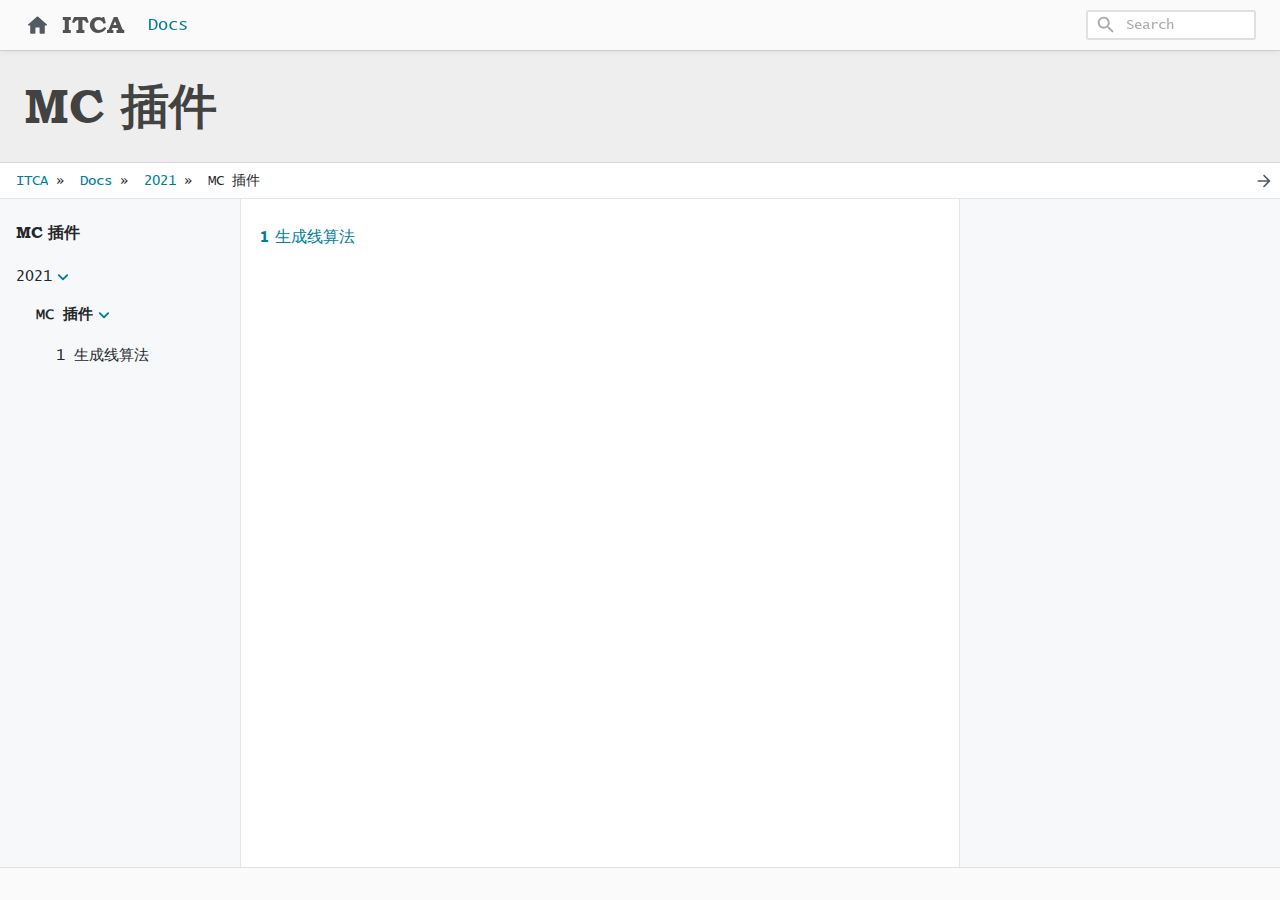
<file: docs/2021/mc-插件/index.html>
<!DOCTYPE html>
<html lang="en" dir="ltr">

<head>
    <meta charset="utf-8">
    <meta name="viewport" content="width=device-width, initial-scale=1">
    <title>MC 插件 – ITCA</title>
    


  
  <script defer src="/js/fuse.min.94c78ad70b02749822921660cf4e9f0b3701bc0680c421afb784a78228de0275.js"></script>



<script src="/js/enquire.min.dfb99dee1e029d51d6cfb672d847929890b1585402de17f5ed092edd72a688b4.js"></script>

<script defer src="/js/lazysizes.min.31dd6a2d3a1ec0f78a8df007535cf23f03aeb5c70f026e6d6a19dac3b3acc340.js"></script>

<script defer src="/js/helper/getParents.min.ccd45f158c1b17849307ba913a72beac239c410f2b6e648496a79842da84e55b.js"></script>

<script defer src="/js/helper/fadeinout.min.9fb19682560d5fa5596fffec85da605067c4acc86aad05add4d8fff9d362a446.js"></script>

<link rel="stylesheet" href="/katex/katex.min.css">
<script src="/katex/katex.min.js"></script>
<script src="/katex/auto-render.min.js"></script>

<script>
  document.addEventListener("DOMContentLoaded", function() {
      renderMathInElement(document.body, {
          trust: true,
          delimiters: [
              { left: "$$", right: "$$", display: true },
              { left: "$", right: "$", display: false }
          ],
          macros: {
              
              "\\d": "\\text{d}",
              "\\zh": "\\footnotesize \\ ",
              "\\en": "\\normalsize \\ ",
              "\\su": "\\displaystyle",
              "\\eq": "\\Longleftrightarrow",
              "\\intro": "\\Longrightarrow",
              "\\mathring": "\\overset\{\\normalsizeₒ\}",
              "\\arccot": "\\text\{arccot\} \\, ",
              "\\xor": "\\text\{xor\} \\, ",
              "\\mex": "\\text\{mex\} \\, "
          }
      });
  });
  </script>

<script>
  "use strict";

  window.onload = function() {
    
    var languagedir = JSON.parse("\"ltr\"");
    
    var baseurl = JSON.parse("\"https://itca.site\"");
    
    var permalink = JSON.parse("\"https://itca.site/docs/2021/mc-%E6%8F%92%E4%BB%B6/\"");

    
    var toggleSidebarElem = document.getElementById("toggle-sidebar");
    var toggleMenuElem = document.getElementById("toggle-menu");
    var tocBodyElem = document.querySelector('.toc__body');
    var tocLabelElem = document.querySelector('.toc__label');
    var listMainElem = document.getElementById('list-main');
    var listSideElem = document.getElementById('list-side');
    var singleMenuElem = document.getElementById('single-menu');
    var sliderIcons = document.querySelectorAll('.slider__icon');

    toggleSidebarElem ?
      toggleSidebarElem.addEventListener('change', function (e) {
        if (e.target.checked) {
          if (tocBodyElem) {
            fadeIn(tocBodyElem, 200);
          }
          if (tocLabelElem) {
            fadeIn(tocLabelElem, 200);
          }
          if (listMainElem && listSideElem) {
            listMainElem.className = 'm';
            listSideElem.className = 'r';
          }

          sliderIcons && sliderIcons.forEach(function (elem) {
            if (elem.classList.contains('hide')) {
              elem.classList.remove('hide');
            } else {
              elem.classList.add('hide');
            }
          });

        } else {
          if (tocBodyElem) {
            fadeOut(tocBodyElem, 200);
          }
          if (tocLabelElem) {
            fadeOut(tocLabelElem, 200);
          }
          if (listMainElem && listSideElem) {
            listMainElem.className = 'mr';
            listSideElem.className = 'hide';
          }

          sliderIcons && sliderIcons.forEach(function (elem) {
            if (elem.classList.contains('hide')) {
              elem.classList.remove('hide');
            } else {
              elem.classList.add('hide');
            }
          });
        }
      }) : null;

    toggleMenuElem ?
      toggleMenuElem.addEventListener('change', function (e) {
        if (e.target.checked) {
          if (listMainElem && singleMenuElem) {
            listMainElem.className = 'm';
            singleMenuElem.className = 'l';
          }

          sliderIcons && sliderIcons.forEach(function (elem) {
            if (elem.classList.contains('hide')) {
              elem.classList.remove('hide');
            } else {
              elem.classList.add('hide');
            }
          });

        } else {
          if (listMainElem && singleMenuElem) {
            listMainElem.className = 'lm';
            singleMenuElem.className = 'hide';
          }

          sliderIcons && sliderIcons.forEach(function (elem) {
            if (elem.classList.contains('hide')) {
              elem.classList.remove('hide');
            } else {
              elem.classList.add('hide');
            }
          });
        }
      }) : null;
    


    
    var navCollapseBtn = document.getElementById('navCollapseBtn');
    navCollapseBtn ? navCollapseBtn.addEventListener('click', function(e) {
      var navCollapse = document.querySelector('.navbar__collapse');
      
      if (navCollapse) {
        var dataOpen = navCollapse.getAttribute('data-open');

        if (dataOpen === 'true') {
          navCollapse.setAttribute('data-open', 'false');
          navCollapse.style.maxHeight = 0;
        } else {
          navCollapse.setAttribute('data-open', 'true');
          navCollapse.style.maxHeight = navCollapse.scrollHeight + "px";
        }
      }
    }) : null;
    


    
    var expandBtn = document.querySelectorAll('.expand__button');

    for (let i = 0; i < expandBtn.length; i++) {
      expandBtn[i].addEventListener("click", function () {
        var content = this.nextElementSibling;
        if (content.style.maxHeight) {
          content.style.maxHeight = null;
          this.querySelector('svg').classList.add('expand-icon__right');
          this.querySelector('svg').classList.remove('expand-icon__down');
        } else {
          content.style.maxHeight = content.scrollHeight + "px";
          this.querySelector('svg').classList.remove('expand-icon__right');
          this.querySelector('svg').classList.add('expand-icon__down');
        }
      });
    }
    



    
    document.querySelectorAll('.tab') ? 
    document.querySelectorAll('.tab').forEach(function(elem, idx) {
      var containerId = elem.getAttribute('id');
      var containerElem = elem;
      var tabLinks = elem.querySelectorAll('.tab__link');
      var tabContents = elem.querySelectorAll('.tab__content');
      var ids = [];

      tabLinks && tabLinks.length > 0 ?
      tabLinks.forEach(function(link, index, self) {
        link.onclick = function(e) {
          for (var i = 0; i < self.length; i++) {
            if (index === parseInt(i, 10)) {
              if (!self[i].classList.contains('active')) {
                self[i].classList.add('active');
                tabContents[i].style.display = 'block';
              }
            } else {
              self[i].classList.remove('active');
              tabContents[i].style.display = 'none';
            }
          }
        }
      }) : null;
    }) : null;
    


    
    document.querySelectorAll('.codetab') ? 
    document.querySelectorAll('.codetab').forEach(function(elem, idx) {
      var containerId = elem.getAttribute('id');
      var containerElem = elem;
      var codetabLinks = elem.querySelectorAll('.codetab__link');
      var codetabContents = elem.querySelectorAll('.codetab__content');
      var ids = [];

      codetabLinks && codetabLinks.length > 0 ?
      codetabLinks.forEach(function(link, index, self) {
        link.onclick = function(e) {
          for (var i = 0; i < self.length; i++) {
            if (index === parseInt(i, 10)) {
              if (!self[i].classList.contains('active')) {
                self[i].classList.add('active');
                codetabContents[i].style.display = 'block';
              }
            } else {
              self[i].classList.remove('active');
              codetabContents[i].style.display = 'none';
            }
          }
        }
      }) : null;
    }) : null;
    

    
    
    
    var enableDarkMode = JSON.parse("false");
    var root = document.getElementById('root');
    var toggleToLightBtn = document.getElementById('toggleToLight');
    var toggleToDarkBtn = document.getElementById('toggleToDark');

    if (!enableDarkMode) {
      root.className = 'theme__light';
      localStorage.setItem('theme', 'light');
    }
    
    if (toggleToDarkBtn) {
      toggleToDarkBtn.onclick = function (e) {
        root.className = 'theme__dark';
        localStorage.setItem('theme', 'dark');
        toggleToLightBtn.className = 'navbar__icons--icon';
        toggleToDarkBtn.className = 'hide';
      }
    }

    if (toggleToLightBtn) {
      toggleToLightBtn.onclick = function (e) {
        root.className = 'theme__light';
        localStorage.setItem('theme', 'light');
        toggleToLightBtn.className = 'hide';
        toggleToDarkBtn.className = 'navbar__icons--icon';
      }
    }

    
    document.querySelectorAll('.menu__list').forEach(function(elem) {
      if (elem.classList.contains('active')) {
        elem.style.maxHeight = elem.scrollHeight + "px"; 
      }
    });
    
    document.querySelectorAll('.menu__title--collapse').forEach(function(elem) {
      elem.addEventListener('click', function (e) {
        var content = this.nextElementSibling;
        var menuTitleIcon = this.querySelector('.menu__title--icon');
        if (!content) {
          return null;
        }

        var parent = elem.parentNode;
        while (parent.classList.contains('menu__list') && parent.classList.contains('active')) {
          parent.style.maxHeight = 100 * parent.children.length + "px";
          parent = parent.parentNode;
        }

        if (content.style.maxHeight) {
          content.style.maxHeight = null;
          content.classList.remove('active');
          menuTitleIcon.classList.add('right');
          
          if (languagedir === 'rtl') {
            menuTitleIcon.classList.remove('downrtl');
          } else {
            menuTitleIcon.classList.remove('down');
          }
        } else {
          content.style.maxHeight = content.scrollHeight + "px";
          content.classList.add('active');
          menuTitleIcon.classList.remove('right');
          
          if (languagedir === 'rtl') {
            menuTitleIcon.classList.add('downrtl');
          } else {
            menuTitleIcon.classList.add('down');
          }
        }
      });
    });
    


    
    var mobileLogo = document.getElementById('mobileLogo');
    var modal = document.getElementById("myModal");
    var drawer = document.getElementById('myDrawer');
    var drawerCloseBtn = document.querySelector('.drawer__close');

    var openDrawer = function() {
      modal.style.opacity = 1;

      if (languagedir === 'rtl') {
        modal.style.right = 0;
        drawer.style.right = 0;
      } else {
        modal.style.left = 0;
        drawer.style.left = 0;
      }
    }

    var closeDrawer = function() {
      modal.style.opacity = 0;

      if (languagedir === 'rtl') {
        drawer.style.right = '-100%';
      } else {
        drawer.style.left = '-100%';
      }

      
      setTimeout(function () {
        if (languagedir === 'rtl') {
          modal.style.right = '-100%';
        } else {
          modal.style.left = '-100%';
        }
      }, 250);
    }

    mobileLogo.onclick = function () {
      openDrawer();
      localStorage.setItem('isDrawerOpen', 'true');
    }

    modal.onclick = function () {
      closeDrawer();
      localStorage.setItem('isDrawerOpen', 'false');
    }

    drawerCloseBtn.onclick = function () {
      closeDrawer();
      localStorage.setItem('isDrawerOpen', 'false');
    }
  


  
    var lastScrollTop = window.pageYOffset || document.documentElement.scrollTop;
    var tocElem = document.querySelector('.toc');
    var tableOfContentsElem = tocElem ? tocElem.querySelector('#TableOfContents') : null;
    var singleContentsElem = document.querySelector('.single__contents');
    var dataBGImgs = document.querySelectorAll('div[data-bgimg]');

    
    var tocLevels = JSON.parse("[\"h2\",\"h3\",\"h4\"]");

    if (tocLevels) {
      tocLevels = tocLevels.toString();
    } else {
      tocLevels = "h1, h2, h3, h4, h5, h6";
    }

    
    var isLandingBgImg = JSON.parse("null");
    
    var isHome = JSON.parse("false");

    function setNavbarBG(scrollTop) {
      if (isHome && isLandingBgImg && Object.keys(isLandingBgImg).length) {
        if (isLandingBgImg.height <= scrollTop) {
          dataBGImgs.forEach(function(elem) {
            elem.setAttribute('data-bgimg', 'false');
          });
        } else {
          dataBGImgs.forEach(function (elem) {
            elem.setAttribute('data-bgimg', 'true');
          });
        }
      }
    }
    setNavbarBG(lastScrollTop);

    window.onscroll = function () {
      var st = window.pageYOffset || document.documentElement.scrollTop;
      if (st > lastScrollTop) { 
        singleContentsElem ? 
        singleContentsElem.querySelectorAll(tocLevels.toString()).forEach(function(elem) {
          if (document.documentElement.scrollTop >= elem.offsetTop) {
            if (tableOfContentsElem) {
              var id = elem.getAttribute('id');
              tocElem.querySelectorAll('a').forEach(function (elem) {
                elem.classList.remove('active');
              });
              tocElem.querySelector('a[href="#' + id + '"]') ? 
              tocElem.querySelector('a[href="#' + id + '"]').classList.add('active') : null;
            }
          }
        }) : null;
        setNavbarBG(st);
      } else { 
        singleContentsElem ? 
        singleContentsElem.querySelectorAll(tocLevels.toString()).forEach(function(elem) {
          if (document.documentElement.scrollTop >= elem.offsetTop) {
            if (tableOfContentsElem) {
              var id = elem.getAttribute('id');
              tocElem.querySelectorAll('a').forEach(function (elem) {
                elem.classList.remove('active');
              });
              tocElem.querySelector('a[href="#' + id + '"]') ? 
              tocElem.querySelector('a[href="#' + id + '"]').classList.add('active') : null;
            }
          }
        }) : null;
        setNavbarBG(st);
      }
      lastScrollTop = st <= 0 ? 0 : st;
    };
    



    
    var mobileSearchInputElem = document.querySelector('#search-mobile');
    var mobileSearchClassElem = document.querySelector('.mobile-search');
    var mobileSearchBtnElem = document.querySelector('#mobileSearchBtn');
    var mobileSearchCloseBtnElem = document.querySelector('#search-mobile-close');
    var mobileSearchContainer = document.querySelector('#search-mobile-container');
    var mobileSearchResultsElem = document.querySelector('#search-mobile-results');
    var htmlElem = document.querySelector('html');

    if (mobileSearchClassElem) {
      mobileSearchClassElem.style.display = 'none';
    }

    mobileSearchBtnElem ? 
    mobileSearchBtnElem.addEventListener('click', function () {
      if (mobileSearchContainer) {
        mobileSearchContainer.style.display = 'block';
      }

      if (mobileSearchInputElem) {
        mobileSearchInputElem.focus();
      }

      if (htmlElem) {
        htmlElem.style.overflowY = 'hidden';
      }
    }) : null;

    mobileSearchCloseBtnElem ? 
    mobileSearchCloseBtnElem.addEventListener('click', function() {
      if (mobileSearchContainer) {
        mobileSearchContainer.style.display = 'none';
      }

      if (mobileSearchInputElem) {
        mobileSearchInputElem.value = '';
      }
      
      if (mobileSearchResultsElem) {
        while (mobileSearchResultsElem.firstChild) {
          mobileSearchResultsElem.removeChild(mobileSearchResultsElem.firstChild);
        }
      }

      if (htmlElem) {
        htmlElem.style.overflowY = 'visible';
      }
    }) : null;

    mobileSearchInputElem ? 
    mobileSearchInputElem.addEventListener('keydown', function(e) {
      if (e.key === 'Escape') {
        if (mobileSearchContainer) {
          mobileSearchContainer.style.display = 'none';
        }
        
        if (mobileSearchInputElem) {
          mobileSearchInputElem.value = '';
        }

        if (mobileSearchResultsElem) {
          while (mobileSearchResultsElem.firstChild) {
            mobileSearchResultsElem.removeChild(mobileSearchResultsElem.firstChild);
          }
        }
        if (htmlElem) {
          htmlElem.style.overflowY = 'visible';
        }
      }
    }) : null;
  


  
    var localTheme = localStorage.getItem('theme');
    var rootEleme = document.getElementById('root');
    var selectThemeElem = document.querySelectorAll('.select-theme');
    var selectThemeItemElem = document.querySelectorAll('.select-theme__item');
    
    if (localTheme) {
      selectThemeItemElem ? 
      selectThemeItemElem.forEach(function (elem) {
        if (elem.text.trim() === localTheme) {
          elem.classList.add('is-active');
        } else {
          elem.classList.remove('is-active');
        }
      }) : null;
    }

    selectThemeItemElem ? 
    selectThemeItemElem.forEach(function (v, i) {
      v.addEventListener('click', function (e) {
        var selectedThemeVariant = e.target.text.trim();
        localStorage.setItem('theme', selectedThemeVariant);

        rootEleme.removeAttribute('class');
        rootEleme.classList.add(`theme__${selectedThemeVariant}`);
        selectThemeElem.forEach(function(rootElem) {
          rootElem.querySelectorAll('a').forEach(function (elem) {
            if (elem.classList) {
              if (elem.text.trim() === selectedThemeVariant) {
                if (!elem.classList.contains('is-active')) {
                  elem.classList.add('is-active');
                }
              } else {
                if (elem.classList.contains('is-active')) {
                  elem.classList.remove('is-active');
                }
              }
            }
          });
        });

        if (window.mermaid) {
          if (selectedThemeVariant === "dark" || selectedThemeVariant === "hacker") {
            mermaid.initialize({ theme: 'dark' });
            location.reload();
          } else {
            mermaid.initialize({ theme: 'default' });
            location.reload();
          }
        }

        var utterances = document.querySelector('iframe');
        if (utterances) {
          utterances.contentWindow.postMessage({
            type: 'set-theme',
            theme: selectedThemeVariant === "dark" || selectedThemeVariant === "hacker" ? 'photon-dark' : selectedThemeVariant === 'kimbie' ? 'github-dark-orange' : 'github-light',
          }, 'https://utteranc.es');
        }
      });
    }) : null;
  


  
    
    var langprefix = JSON.parse("\"\"");
    var searchResults = null;
    var searchMenu = null;
    var searchText = null;
    
    
    var enableSearchHighlight = JSON.parse("true");
    
    var enableSearch = JSON.parse("true");

    var fuse = null;

    if (enableSearch) {
      (function initFuse() {
        var xhr = new XMLHttpRequest();
        xhr.open('GET', baseurl + langprefix + "/index.json");
        xhr.setRequestHeader('Content-Type', 'application/json; charset=utf-8');
        xhr.onload = function () {
          if (xhr.status === 200) {
            fuse = new Fuse(JSON.parse(xhr.response.toString('utf-8')), {
              keys: ['title', 'description', 'content'],
              includeMatches: enableSearchHighlight,
              shouldSort: true,
              threshold: 0.4,
              location: 0,
              distance: 100,
              maxPatternLength: 32,
              minMatchCharLength: 1,
            });
          }
          else {
            console.error(`[${xhr.status}]Error:`, xhr.statusText);
          }
        };
        xhr.send();
      })();
    }
    
    function makeLi(ulElem, obj) {
      var li = document.createElement('li');
      li.className = 'search-result__item';
      
      var a = document.createElement('a');
      a.innerHTML = obj.title;
      a.setAttribute('class', 'search-result__item--title');
      a.setAttribute('href', obj.permalink);

      var descDiv = document.createElement('div');
      descDiv.setAttribute('class', 'search-result__item--desc');
      if (obj.description) {
        descDiv.innerHTML = obj.description;
      } else if (obj.content) {
        descDiv.innerHTML = obj.content.substring(0, 80);
      }
      
      li.appendChild(a);
      li.appendChild(descDiv);
      ulElem.appendChild(li);
    }

    function makeHighlightLi(ulElem, obj) {
      var li = document.createElement('li');
      li.className = 'search-result__item';
      var descDiv = null;

      var a = document.createElement('a');
      a.innerHTML = obj.item.title;
      a.setAttribute('class', 'search-result__item--title');
      a.setAttribute('href', obj.item.uri);

      if (obj.matches && obj.matches.length) {
        for (var i = 0; i < obj.matches.length; i++) {
          if ('title' === obj.matches[i].key) {
            a = document.createElement('a');
            a.innerHTML = generateHighlightedText(obj.matches[i].value, obj.matches[i].indices);
            a.setAttribute('class', 'search-result__item--title');
            a.setAttribute('href', obj.item.uri);
          }
          
          if ('description' === obj.matches[i].key) {
            descDiv = document.createElement('div');
            descDiv.setAttribute('class', 'search-result__item--desc');
            descDiv.innerHTML = generateHighlightedText(obj.item.description, obj.matches[i].indices);
          } else if ('content' === obj.matches[i].key) {
            if (!descDiv) {
              descDiv = document.createElement('div');
              descDiv.setAttribute('class', 'search-result__item--desc');
              descDiv.innerHTML = generateHighlightedText(obj.item.content.substring(0, 80), obj.matches[i].indices);
            }
          } else {
            if (obj.item.description) {
              descDiv = document.createElement('div');
              descDiv.setAttribute('class', 'search-result__item--desc');
              descDiv.innerHTML = obj.item.description;
            } else {
              descDiv = document.createElement('div');
              descDiv.setAttribute('class', 'search-result__item--desc');
              descDiv.innerHTML = obj.item.content.substring(0, 80);
            }
          }
        }

        li.appendChild(a);
        if (descDiv) {
          li.appendChild(descDiv);
        }
        if (li) {
          ulElem.appendChild(li);
        }
      }
    }

    function renderSearchResults(searchText, results) {
      searchResults = document.getElementById('search-results');
      searchMenu = document.getElementById('search-menu');
      searchResults.setAttribute('class', 'dd is-active');
      
      var ul = document.createElement('ul');
      ul.setAttribute('class', 'dd-content search-content');

      if (results.length) {
        results.forEach(function (result) {
          var li = document.createElement('li');
          var a = document.createElement('a');
          a.setAttribute('href', result.uri);
          a.setAttribute('class', 'dd-item');
          a.appendChild(li);

          var titleDiv = document.createElement('div');
          titleDiv.innerHTML = result.title;
          titleDiv.setAttribute('class', 'search-result__item--title');

          var descDiv = document.createElement('div');
          descDiv.setAttribute('class', 'search-result__item--desc');
          if (result.description) {
            descDiv.innerHTML = result.description;
          } else if (result.content) {
            descDiv.innerHTML = result.content.substring(0, 80);
          }

          li.appendChild(titleDiv);
          li.appendChild(descDiv);
          ul.appendChild(a);
        });
      } else {
        var li = document.createElement('li');
        li.setAttribute('class', 'dd-item');
        li.innerText = 'No results found';
        ul.appendChild(li);
      }

      while (searchMenu.hasChildNodes()) {
        searchMenu.removeChild(
          searchMenu.lastChild
        );
      }
      
      searchMenu.appendChild(ul);
    }

    function renderSearchHighlightResults(searchText, results) {
      searchResults = document.getElementById('search-results');
      searchMenu = document.getElementById('search-menu');
      searchResults.setAttribute('class', 'dd is-active');

      var ul = document.createElement('ul');
      ul.setAttribute('class', 'dd-content search-content');

      if (results.length) {
        results.forEach(function (result) {
          var li = document.createElement('li');
          var a = document.createElement('a');
          var descDiv = null;

          a.setAttribute('href', result.item.uri);
          a.setAttribute('class', 'dd-item');
          a.appendChild(li);

          var titleDiv = document.createElement('div');
          titleDiv.innerHTML = result.item.title;
          titleDiv.setAttribute('class', 'search-result__item--title');
          
          if (result.matches && result.matches.length) {
            for (var i = 0; i < result.matches.length; i++) {
              if ('title' === result.matches[i].key) {
                titleDiv.innerHTML = generateHighlightedText(result.matches[i].value, result.matches[i].indices);
              }

              if ('description' === result.matches[i].key) {
                descDiv = document.createElement('div');
                descDiv.setAttribute('class', 'search-result__item--desc');
                descDiv.innerHTML = generateHighlightedText(result.item.description, result.matches[i].indices);
              } else if ('content' === result.matches[i].key) {
                if (!descDiv) {
                  descDiv = document.createElement('div');
                  descDiv.setAttribute('class', 'search-result__item--desc');
                  descDiv.innerHTML = generateHighlightedText(result.item.content.substring(0, 80), result.matches[i].indices);
                }
              } else {
                if (result.item.description) {
                  descDiv = document.createElement('div');
                  descDiv.setAttribute('class', 'search-result__item--desc');
                  descDiv.innerHTML = result.item.description;
                } else {
                  descDiv = document.createElement('div');
                  descDiv.setAttribute('class', 'search-result__item--desc');
                  descDiv.innerHTML = result.item.content.substring(0, 80);
                }
              }
            }
            
            li.appendChild(titleDiv);
            if (descDiv) {
              li.appendChild(descDiv);
            }
            ul.appendChild(a);
          }
        });
      } else {
        var li = document.createElement('li');
        li.setAttribute('class', 'dd-item');
        li.innerText = 'No results found';
        ul.appendChild(li);
      }

      while (searchMenu.hasChildNodes()) {
        searchMenu.removeChild(
          searchMenu.lastChild
        );
      }
      searchMenu.appendChild(ul);
    }

    function renderSearchResultsMobile(searchText, results) {
      searchResults = document.getElementById('search-mobile-results');

      var content = document.createElement('div');
      content.setAttribute('class', 'mobile-search__content');

      if (results.length > 0) {
        results.forEach(function (result) {
          var item = document.createElement('a');
          item.setAttribute('href', result.uri);
          item.innerHTML = '<div class="mobile-search__item"><div class="mobile-search__item--title">📄 ' + result.title + '</div><div class="mobile-search__item--desc">' + (result.description ? result.description : result.content) + '</div></div>';
          content.appendChild(item);
        });
      } else {
        var item = document.createElement('span');
        content.appendChild(item);
      }

      let wrap = document.getElementById('search-mobile-results');
      while (wrap.firstChild) {
        wrap.removeChild(wrap.firstChild)
      }
      searchResults.appendChild(content);      
    }

    function renderSearchHighlightResultsMobile(searchText, results) {
      searchResults = document.getElementById('search-mobile-results');

      var ul = document.createElement('div');
      ul.setAttribute('class', 'mobile-search__content');

      if (results.length) {
        results.forEach(function (result) {
          var li = document.createElement('li');
          var a = document.createElement('a');
          var descDiv = null;

          a.setAttribute('href', result.item.uri);
          a.appendChild(li);
          li.setAttribute('class', 'mobile-search__item');

          var titleDiv = document.createElement('div');
          titleDiv.innerHTML = result.item.title;
          titleDiv.setAttribute('class', 'mobile-search__item--title');
          
          if (result.matches && result.matches.length) {
            for (var i = 0; i < result.matches.length; i++) {
              if ('title' === result.matches[i].key) {
                titleDiv.innerHTML = generateHighlightedText(result.matches[i].value, result.matches[i].indices);
              }

              if ('description' === result.matches[i].key) {
                descDiv = document.createElement('div');
                descDiv.setAttribute('class', 'mobile-search__item--desc');
                descDiv.innerHTML = generateHighlightedText(result.item.description, result.matches[i].indices);
              } else if ('content' === result.matches[i].key) {
                if (!descDiv) {
                  descDiv = document.createElement('div');
                  descDiv.setAttribute('class', 'mobile-search__item--desc');
                  descDiv.innerHTML = generateHighlightedText(result.item.content.substring(0, 150), result.matches[i].indices);
                }
              } else {
                if (result.item.description) {
                  descDiv = document.createElement('div');
                  descDiv.setAttribute('class', 'mobile-search__item--desc');
                  descDiv.innerHTML = result.item.description;
                } else {
                  descDiv = document.createElement('div');
                  descDiv.setAttribute('class', 'mobile-search__item--desc');
                  descDiv.innerHTML = result.item.content.substring(0, 150);
                }
              }
            }
            
            li.appendChild(titleDiv);
            if (descDiv) {
              li.appendChild(descDiv);
            }
            ul.appendChild(a);
          }
        });
      } else {
        var item = document.createElement('span');
        ul.appendChild(item);
      }

      let wrap = document.getElementById('search-mobile-results');
      while (wrap.firstChild) {
        wrap.removeChild(wrap.firstChild)
      }
      searchResults.appendChild(ul);
    }

    function generateHighlightedText(text, regions) {
      if (!regions) {
        return text;
      }

      var content = '', nextUnhighlightedRegionStartingIndex = 0;

      regions.forEach(function(region) {
        if (region[0] === region[1]) {
          return null;
        }
        
        content += '' +
          text.substring(nextUnhighlightedRegionStartingIndex, region[0]) +
          '<span class="search__highlight">' +
            text.substring(region[0], region[1] + 1) +
          '</span>' +
        '';
        nextUnhighlightedRegionStartingIndex = region[1] + 1;
      });

      content += text.substring(nextUnhighlightedRegionStartingIndex);

      return content;
    };

    var searchElem = document.getElementById('search');
    var searchMobile = document.getElementById('search-mobile');
    var searchResultsContainer = document.getElementById('search-results');

    searchElem ? 
    searchElem.addEventListener('input', function(e) {
      if (!e.target.value | window.innerWidth < 770) {
        searchResultsContainer ? searchResultsContainer.setAttribute('class', 'dd') : null;
        return null;
      }

      searchText = e.target.value;
      var results = fuse.search(e.target.value);

      if (enableSearchHighlight) {
        renderSearchHighlightResults(searchText, results);
      } else {
        renderSearchResults(searchText, results);
      }

      var dropdownItems = searchResultsContainer.querySelectorAll('.dd-item');
      dropdownItems ? dropdownItems.forEach(function (item) {
        item.addEventListener('mousedown', function (e) {
          e.target.click();
        });
      }) : null;
    }) : null;

    searchElem ? 
    searchElem.addEventListener('blur', function() {
      if (window.innerWidth < 770) {
        return null;
      }
      searchResultsContainer ? searchResultsContainer.setAttribute('class', 'dd') : null;
    }) : null;

    searchElem ? 
    searchElem.addEventListener('click', function(e) {
      if (window.innerWidth < 770) {
        return null;
      }
      if (!e.target.value) {
        searchResultsContainer ? searchResultsContainer.setAttribute('class', 'dd') : null;
        return null;
      }

      searchText = e.target.value;
      var results = fuse.search(e.target.value);

      if (enableSearchHighlight) {
        renderSearchHighlightResults(searchText, results);
      } else {
        renderSearchResults(searchText, results);
      }

      var dropdownItems = searchResultsContainer.querySelectorAll('.dd-item');
      dropdownItems ? dropdownItems.forEach(function (item) {
        item.addEventListener('mousedown', function (e) {
          e.target.click();
        });
      }) : null;
    }) : null;

    var searchMenuElem = document.getElementById("search-menu");
    var activeItem = document.querySelector('#search-menu .dd-item.is-active');
    var activeIndex = null;
    var items = null;
    var searchContainerMaxHeight = 350;

    searchElem ? 
    searchElem.addEventListener('keydown', function(e) {
      if (window.innerWidth < 770) {
        return null;
      }

      var items = document.querySelectorAll('#search-menu .dd-item');
      
      if (e.key === 'ArrowDown') {
        if (activeIndex === null) {
          activeIndex = 0;
          items[activeIndex].classList.remove('is-active');
        } else {
          items[activeIndex].classList.remove('is-active');
          activeIndex = activeIndex === items.length - 1 ? 0 : activeIndex + 1;
        }
        items[activeIndex].classList.add('is-active');

        let overflowedPixel = items[activeIndex].offsetTop + items[activeIndex].clientHeight - searchContainerMaxHeight;
        if (overflowedPixel > 0) {
          document.querySelector(".search-content").scrollTop += items[activeIndex].getBoundingClientRect().height;
        } else if (activeIndex === 0) {
          document.querySelector(".search-content").scrollTop = 0;
        }
      } else if (e.key === 'ArrowUp') {
        if (activeIndex === null) {
          activeIndex = items.length - 1;
          items[activeIndex].classList.remove('is-active');
        } else {
          items[activeIndex].classList.remove('is-active');
          activeIndex = activeIndex === 0 ? items.length - 1 : activeIndex - 1;
        }
        items[activeIndex].classList.add('is-active');
        
        let overflowedPixel = items[activeIndex].offsetTop + items[activeIndex].clientHeight - searchContainerMaxHeight;
        if (overflowedPixel < 0) {
          document.querySelector(".search-content").scrollTop -= items[activeIndex].getBoundingClientRect().height;
        } else {
          document.querySelector(".search-content").scrollTop = overflowedPixel + items[activeIndex].getBoundingClientRect().height;
        }
      } else if (e.key === 'Enter') {
        var currentItemLink = items[activeIndex].getAttribute('href');
        if (currentItemLink) {
          location.href = currentItemLink;
        }
      } else if (e.key === 'Escape') {
        e.target.value = null;
        if (searchResults) {
          searchResults.classList.remove('is-active');
        }
      }
    }) : null;

    searchMobile ? 
    searchMobile.addEventListener('input', function(e) {
      if (!e.target.value) {
        let wrap = document.getElementById('search-mobile-results');
        while (wrap.firstChild) {
          wrap.removeChild(wrap.firstChild);
        }
        return null;
      }

      searchText = e.target.value;
      var results = fuse.search(e.target.value);
      
      if (enableSearchHighlight) {
        renderSearchHighlightResultsMobile(searchText, results);
      } else {
        renderSearchResultsMobile(searchText, results);
      }

      var dropdownItems = searchResultsContainer.querySelectorAll('.dd-item');
      dropdownItems ? dropdownItems.forEach(function (item) {
        item.addEventListener('mousedown', function (e) {
          e.target.click();
        });
      }) : null;
    }) : null;
  
  }
</script>
    


<link rel="stylesheet" href="/css/main.min.css">


    <link rel="alternate" type="application/rss&#43;xml" title="RSS" href="https://itca.site/docs/2021/mc-%E6%8F%92%E4%BB%B6/index.xml">
<meta name="description" content="" />
<meta name="keywords" content="">
<meta name="created" content="0001-01-01T00:00:00&#43;0000">
<meta name="modified" content="0001-01-01T00:00:00&#43;0000">


<meta property="og:site_name" content="ITCA">
<meta property="og:title" content="MC 插件">
<meta property="og:url" content="https://itca.site/docs/2021/mc-%E6%8F%92%E4%BB%B6/">
<meta property="og:type" content="website">

<meta name="generator" content="Hugo 0.82.0" />
<meta name="msapplication-TileColor" content="#ffffff">
<meta name="theme-color" content="#ffffff">
<link rel="canonical" href="https://itca.site/docs/2021/mc-%E6%8F%92%E4%BB%B6/">
<link rel="manifest" href="/manifest.json">

  <link rel="apple-touch-icon" sizes="57x57" href="/favicon/apple-icon-57x57.png">
  <link rel="apple-touch-icon" sizes="60x60" href="/favicon/apple-icon-60x60.png">
  <link rel="apple-touch-icon" sizes="72x72" href="/favicon/apple-icon-72x72.png">
  <link rel="apple-touch-icon" sizes="76x76" href="/favicon/apple-icon-76x76.png">
  <link rel="apple-touch-icon" sizes="114x114" href="/favicon/apple-icon-114x114.png">
  <link rel="apple-touch-icon" sizes="120x120" href="/favicon/apple-icon-120x120.png">
  <link rel="apple-touch-icon" sizes="144x144" href="/favicon/apple-icon-144x144.png">
  <link rel="apple-touch-icon" sizes="152x152" href="/favicon/apple-icon-152x152.png">
  <link rel="apple-touch-icon" sizes="180x180" href="/favicon/apple-icon-180x180.png">
  <link rel="icon" type="image/png" sizes="192x192" href="/favicon/android-icon-192x192.png">
  <link rel="icon" type="image/png" sizes="192x192" href="/favicon/android-icon-512x512.png">
  <link rel="icon" type="image/png" sizes="32x32" href="/favicon/favicon-32x32.png">
  <link rel="icon" type="image/png" sizes="96x96" href="/favicon/favicon-96x96.png">
  <link rel="icon" type="image/png" sizes="16x16" href="/favicon/favicon-16x16.png">
  <meta name="msapplication-TileColor" content="#ffffff">
  <meta name="msapplication-TileImage" content="/ms-icon-144x144.png">

    <script type="application/ld+json">
  {
    "@context": "https://schema.org",
    "@type": "WebPage",
    "url" : "https://itca.site/docs/2021/mc-%E6%8F%92%E4%BB%B6/",
    "name": "MC 插件",
    "mainEntityOfPage": {
      "@type": "WebPage",
      "@id": "https://itca.site"
    },
    "publisher": {
      "@type": "Organization",
      "name": "ITCA",
      "url": "https://itca.site"
    }
  }
</script>

    

</head>


<body id="root" class="theme__light">
    <script>
        var rootElem = document.getElementById('root');
        var themeOptions = JSON.parse("[\"light\",\"dark\"]");
        var localTheme = localStorage.getItem('theme');

        if (localTheme) {
            if (themeOptions && themeOptions.length > 0) {
                themeOptions.includes(localTheme) ? 
                rootElem.className = `theme__${localTheme}` :
                rootElem.className = `theme__${themeOptions[0]}`;
            }
        }
    </script>
    
    <div id="container">
        <div id="myDrawer" class="drawer" style="">
  <div class="drawer__header">
    <a href="/" class="drawer__header--text">
      
    </a>
    <div class="grow"></div>
    <div class="drawer__close">
      <svg xmlns="http://www.w3.org/2000/svg" width="22" height="22" viewBox="0 0 24 24"><path fill="none" d="M0 0h24v24H0V0z"/><path fill="currentColor" d="M18.3 5.71c-.39-.39-1.02-.39-1.41 0L12 10.59 7.11 5.7c-.39-.39-1.02-.39-1.41 0-.39.39-.39 1.02 0 1.41L10.59 12 5.7 16.89c-.39.39-.39 1.02 0 1.41.39.39 1.02.39 1.41 0L12 13.41l4.89 4.89c.39.39 1.02.39 1.41 0 .39-.39.39-1.02 0-1.41L13.41 12l4.89-4.89c.38-.38.38-1.02 0-1.4z"/></svg>
    </div>
  </div>

  <div class="drawer__body">
    <div class="menu">
  <h6 class="menu__label">
    
      MC 插件
    
  </h6>
  <ul>
    
    
      
  
  
  
  
  
  
  

  
  
  
  
  
  <li class="menu__title--collapse active" data-depth="0" data-permalink="https://itca.site/docs/2021/">
    <span class="menu__title--collapse-text">
      2021
    </span>
    <span class="menu__title--icon down">
      
        <svg xmlns="http://www.w3.org/2000/svg" width="22" height="22" viewBox="0 0 24 24"><path fill="currentColor" d="M9.29 15.88L13.17 12 9.29 8.12c-.39-.39-.39-1.02 0-1.41.39-.39 1.02-.39 1.41 0l4.59 4.59c.39.39.39 1.02 0 1.41L10.7 17.3c-.39.39-1.02.39-1.41 0-.38-.39-.39-1.03 0-1.42z"/></svg>
      
    </span>
  </li>
  <ul class="menu__list active" data-data=/2021/ data-link=https://itca.site/docs/2021/mc-%E6%8F%92%E4%BB%B6/>
    
      
        
  
  
  
  
  
  
  

  
  
  
  
  
  <li class="menu__title--collapse active" data-depth="1" data-permalink="https://itca.site/docs/2021/mc-%E6%8F%92%E4%BB%B6/">
    <span class="menu__title--collapse-text">
      MC 插件
    </span>
    <span class="menu__title--icon down">
      
        <svg xmlns="http://www.w3.org/2000/svg" width="22" height="22" viewBox="0 0 24 24"><path fill="currentColor" d="M9.29 15.88L13.17 12 9.29 8.12c-.39-.39-.39-1.02 0-1.41.39-.39 1.02-.39 1.41 0l4.59 4.59c.39.39.39 1.02 0 1.41L10.7 17.3c-.39.39-1.02.39-1.41 0-.38-.39-.39-1.03 0-1.42z"/></svg>
      
    </span>
  </li>
  <ul class="menu__list active" data-data=/mc-%E6%8F%92%E4%BB%B6/ data-link=https://itca.site/docs/2021/mc-%E6%8F%92%E4%BB%B6/>
    
      
        
        
        <li>
          <a href="https://itca.site/docs/2021/mc-%E6%8F%92%E4%BB%B6/1-%E7%94%9F%E6%88%90%E7%BA%BF%E7%AE%97%E6%B3%95/" class="menu__title " data-depth="1">1 生成线算法</a>
        </li>
      
    
  </ul>
  

      
    
  </ul>
  

    
  </ul>
</div>



<script>
  var menuTitle = document.querySelectorAll('.menu__title');
  var modal = document.getElementById("myModal");
  var drawer = document.getElementById('myDrawer');

  var closeDrawer = function () {
    setTimeout(function () {
      modal.style.opacity = 0;
      drawer.style.left = '-100%';
      modal.style.left = '-100%';
    }, 250);
  }

  menuTitle ? 
  menuTitle.forEach(function(elem) {
    elem.onclick = function() {
      closeDrawer();
      localStorage.setItem('isDrawerOpen', 'false');
    }
  }) : null;
</script>
  </div>
</div>
<div id="myModal" class="modal" style=""></div>

<script>
  var isDrawerOpen = localStorage.getItem('isDrawerOpen');
  var modal = document.getElementById("myModal");
  var drawer = document.getElementById('myDrawer');
  
  
  var languagedir = JSON.parse("\"ltr\"");

  var openDrawer = function () {
    modal.style.opacity = 1;
    
    if (languagedir === "rtl") {
      modal.style.right = 0;
      drawer.style.right = 0;
    } else {
      modal.style.left = 0;
      drawer.style.left = 0;
    }
  }

  if (isDrawerOpen && isDrawerOpen === 'true') {
    openDrawer();
  }
</script>
        
<nav class="nav">
  <div class="navbar__wrapper" data-bgimg="false">
    <div class="divider">
      <div class="navbar lmr">
        
        
        <div class="navbar__menu--wrapper">
          
<div>
  
    <a href="/" rel="home" class="navbar__logo--link">
      <div class="navbar__icons--icon">
        <svg xmlns="http://www.w3.org/2000/svg" width="25" height="25" viewBox="0 0 24 24"><path fill="none" d="M0 0h24v24H0V0z"/><path fill="currentColor" d="M10 19v-5h4v5c0 .55.45 1 1 1h3c.55 0 1-.45 1-1v-7h1.7c.46 0 .68-.57.33-.87L12.67 3.6c-.38-.34-.96-.34-1.34 0l-8.36 7.53c-.34.3-.13.87.33.87H5v7c0 .55.45 1 1 1h3c.55 0 1-.45 1-1z"/></svg>
      </div>
      <label>ITCA</label>
    </a>
  
</div>
          
          
          <ul id="navMenu" class="navbar__menu">
            

  
  
  
  
  <li class="navbar__menu--item active">
    <a href="/docs" data-bgimg="false">Docs</a>
  </li>

          </ul>
        </div>
        <div class="grow"></div>
        <div id="siteSearch">
          

<div class="search" data-bgimg="false">
  <span class="icon">
    <svg xmlns="http://www.w3.org/2000/svg" width="22" height="22" fill="currentColor" viewBox="0 0 24 24"><path fill="none" d="M0 0h24v24H0V0z"/><path d="M15.5 14h-.79l-.28-.27c1.2-1.4 1.82-3.31 1.48-5.34-.47-2.78-2.79-5-5.59-5.34-4.23-.52-7.79 3.04-7.27 7.27.34 2.8 2.56 5.12 5.34 5.59 2.03.34 3.94-.28 5.34-1.48l.27.28v.79l4.25 4.25c.41.41 1.08.41 1.49 0 .41-.41.41-1.08 0-1.49L15.5 14zm-6 0C7.01 14 5 11.99 5 9.5S7.01 5 9.5 5 14 7.01 14 9.5 11.99 14 9.5 14z"/></svg>
  </span>
  <input id="search" aria-label="Site Search" class="input" type="text" autocomplete="off" placeholder="Search">
  <div id="search-results" class="dropdown">
    <div id="search-menu" class="dropdown-menu">
    </div>
  </div>
</div>


        </div>
        <div id="mobileSearch" class="hide">
          
<div id="mobileSearchBtn" class="mobile-search__btn">
  <svg xmlns="http://www.w3.org/2000/svg" width="22" height="22" fill="currentColor" viewBox="0 0 24 24"><path fill="none" d="M0 0h24v24H0V0z"/><path d="M15.5 14h-.79l-.28-.27c1.2-1.4 1.82-3.31 1.48-5.34-.47-2.78-2.79-5-5.59-5.34-4.23-.52-7.79 3.04-7.27 7.27.34 2.8 2.56 5.12 5.34 5.59 2.03.34 3.94-.28 5.34-1.48l.27.28v.79l4.25 4.25c.41.41 1.08.41 1.49 0 .41-.41.41-1.08 0-1.49L15.5 14zm-6 0C7.01 14 5 11.99 5 9.5S7.01 5 9.5 5 14 7.01 14 9.5 11.99 14 9.5 14z"/></svg>
</div>

<div id="search-mobile-container" class="mobile-search hide">
  <div class="mobile-search__top">
    <input id="search-mobile" type="text" aria-label="Mobile Search" placeholder="Search..." class="mobile-search__top--input"/>
    <div id="search-mobile-close" class="mobile-search__top--icon">
      <svg xmlns="http://www.w3.org/2000/svg" width="22" height="22" viewBox="0 0 24 24"><path opacity=".87" fill="none" d="M0 0h24v24H0V0z"/><path fill="currentColor" d="M12 2C6.47 2 2 6.47 2 12s4.47 10 10 10 10-4.47 10-10S17.53 2 12 2zm0 18c-4.41 0-8-3.59-8-8s3.59-8 8-8 8 3.59 8 8-3.59 8-8 8zm3.59-13L12 10.59 8.41 7 7 8.41 10.59 12 7 15.59 8.41 17 12 13.41 15.59 17 17 15.59 13.41 12 17 8.41z"/></svg>
    </div>
  </div>
  <div id="search-mobile-results" class="mobile-search__body">
    
  </div>
</div>

        </div>
        <div class="navbar__icons">
  
</div>


      </div>
    </div>
  </div>
</nav>

<script>
  var siteLogo = document.getElementById('siteLogo');
  var tabletLogo = document.getElementById('tabletLogo');
  var mobileLogo = document.getElementById('mobileLogo');
  var navMenu = document.getElementById('navMenu');
  var navMenuMobile = document.getElementById('navMenuMobile');
  var siteSearch = document.getElementById('siteSearch');
  var mobileSearch = document.getElementById('mobileSearch');
  
  enquire.register("screen and (max-width:1280px)", {
    match: function () {
      siteLogo.className = 'navbar__logo--wrapper';
      tabletLogo.className = 'hide';
      mobileLogo.className = 'hide';
      navMenu.className = 'navbar__menu';
      navMenuMobile.className = 'hide';
      siteSearch.className = '';
      mobileSearch.className = 'hide';
    },
    unmatch: function () {
      siteLogo.className = 'navbar__logo--wrapper';
      tabletLogo.className = 'hide';
      mobileLogo.className = 'hide';
      navMenu.className = 'navbar__menu';
      navMenuMobile.className = 'hide';
      siteSearch.className = '';
      mobileSearch.className = 'hide';
    },
  }).register("screen and (max-width:960px)", {
    match: function () {
      siteLogo.className = 'hide';
      tabletLogo.className = '';
      mobileLogo.className = 'hide';
      navMenu.className = 'navbar__menu';
      navMenuMobile.className = 'hide';
      siteSearch.className = 'hide';
      mobileSearch.className = 'navbar__icons--icon';
    },
    unmatch: function () {
      siteLogo.className = 'navbar__logo--wrapper';
      tabletLogo.className = 'hide';
      mobileLogo.className = 'hide';
      navMenu.className = 'navbar__menu';
      navMenuMobile.className = 'hide';
      siteSearch.className = '';
      mobileSearch.className = 'hide';
    },
  }).register("screen and (max-width:600px)", {
    match: function () {
      siteLogo.className = 'hide';
      tabletLogo.className = 'hide';
      mobileLogo.className = '';
      navMenu.className = 'hide';
      navMenuMobile.className = '';
      siteSearch.className = 'hide';
      mobileSearch.className = 'navbar__icons--icon';
    },
    unmatch: function () {
      siteLogo.className = 'hide';
      tabletLogo.className = '';
      mobileLogo.className = 'hide';
      navMenu.className = 'navbar__menu';
      navMenuMobile.className = 'hide';
      siteSearch.className = 'hide';
      mobileSearch.className = 'navbar__icons--icon';
    },
  });
</script>

        
  <div class="top">
  <div class="header__wrapper bgcolor__header">
    <div class="divider">
      <div class="lmr">
        <h2 class="title">MC 插件</h2>
      </div>
    </div>
  </div>

  <div class="header__wrapper bgcolor__breadcrumb">
    <div class="divider">
      <div class="lmr flexbox">
        
          <nav class="breadcrumb" aria-label="breadcrumbs" data-is-blog="false">
  
  <ol>
    
  
  
  
  
  
  
  
  <li >
    
      <a href="https://itca.site/" class="capitalize">ITCA</a>
    
  </li>
  
  
  <li >
    
      <a href="https://itca.site/docs/" class="capitalize">Docs</a>
    
  </li>
  
  
  <li >
    
      <a href="https://itca.site/docs/2021/" class="capitalize">2021</a>
    
  </li>
  
  
  <li  class="is-active" >
    
      <span>MC 插件</span>
    
  </li>
  
  </ol>
  
</nav>
        
        <div class="grow"></div>
        
  <label class="switch switch__rel">
    
      <input id="toggle-sidebar" aria-label="Toggle Sidebar Visibility" type="checkbox" checked />
      <span class="slider">
        <span class="slider__icon ">
          <svg xmlns="http://www.w3.org/2000/svg" width="20" height="20" viewBox="0 0 24 24"><path fill="none" d="M0 0h24v24H0V0z"/><path fill="currentColor" d="M5 13h11.17l-4.88 4.88c-.39.39-.39 1.03 0 1.42.39.39 1.02.39 1.41 0l6.59-6.59c.39-.39.39-1.02 0-1.41l-6.58-6.6c-.39-.39-1.02-.39-1.41 0-.39.39-.39 1.02 0 1.41L16.17 11H5c-.55 0-1 .45-1 1s.45 1 1 1z"/></svg>
        </span>
        <span class="slider__icon hide">
          <svg xmlns="http://www.w3.org/2000/svg" width="20" height="20" viewBox="0 0 24 24"><path fill="none" d="M0 0h24v24H0V0z"/><path fill="currentColor" d="M19 11H7.83l4.88-4.88c.39-.39.39-1.03 0-1.42-.39-.39-1.02-.39-1.41 0l-6.59 6.59c-.39.39-.39 1.02 0 1.41l6.59 6.59c.39.39 1.02.39 1.41 0 .39-.39.39-1.02 0-1.41L7.83 13H19c.55 0 1-.45 1-1s-.45-1-1-1z"/></svg>
        </span>
      </span>
    
    
  </label>

        
      </div>
    </div>
  </div>
</div>

        
  
  
<div class="mid">
  <div class="divider">

    <nav id="list-menu" class="l" data-dir="ltr">
      
        <div class="menu">
  <h6 class="menu__label">
    
      MC 插件
    
  </h6>
  <ul>
    
    
      
  
  
  
  
  
  
  

  
  
  
  
  
  <li class="menu__title--collapse active" data-depth="0" data-permalink="https://itca.site/docs/2021/">
    <span class="menu__title--collapse-text">
      2021
    </span>
    <span class="menu__title--icon down">
      
        <svg xmlns="http://www.w3.org/2000/svg" width="22" height="22" viewBox="0 0 24 24"><path fill="currentColor" d="M9.29 15.88L13.17 12 9.29 8.12c-.39-.39-.39-1.02 0-1.41.39-.39 1.02-.39 1.41 0l4.59 4.59c.39.39.39 1.02 0 1.41L10.7 17.3c-.39.39-1.02.39-1.41 0-.38-.39-.39-1.03 0-1.42z"/></svg>
      
    </span>
  </li>
  <ul class="menu__list active" data-data=/2021/ data-link=https://itca.site/docs/2021/mc-%E6%8F%92%E4%BB%B6/>
    
      
        
  
  
  
  
  
  
  

  
  
  
  
  
  <li class="menu__title--collapse active" data-depth="1" data-permalink="https://itca.site/docs/2021/mc-%E6%8F%92%E4%BB%B6/">
    <span class="menu__title--collapse-text">
      MC 插件
    </span>
    <span class="menu__title--icon down">
      
        <svg xmlns="http://www.w3.org/2000/svg" width="22" height="22" viewBox="0 0 24 24"><path fill="currentColor" d="M9.29 15.88L13.17 12 9.29 8.12c-.39-.39-.39-1.02 0-1.41.39-.39 1.02-.39 1.41 0l4.59 4.59c.39.39.39 1.02 0 1.41L10.7 17.3c-.39.39-1.02.39-1.41 0-.38-.39-.39-1.03 0-1.42z"/></svg>
      
    </span>
  </li>
  <ul class="menu__list active" data-data=/mc-%E6%8F%92%E4%BB%B6/ data-link=https://itca.site/docs/2021/mc-%E6%8F%92%E4%BB%B6/>
    
      
        
        
        <li>
          <a href="https://itca.site/docs/2021/mc-%E6%8F%92%E4%BB%B6/1-%E7%94%9F%E6%88%90%E7%BA%BF%E7%AE%97%E6%B3%95/" class="menu__title " data-depth="1">1 生成线算法</a>
        </li>
      
    
  </ul>
  

      
    
  </ul>
  

    
  </ul>
</div>



<script>
  var menuTitle = document.querySelectorAll('.menu__title');
  var modal = document.getElementById("myModal");
  var drawer = document.getElementById('myDrawer');

  var closeDrawer = function () {
    setTimeout(function () {
      modal.style.opacity = 0;
      drawer.style.left = '-100%';
      modal.style.left = '-100%';
    }, 250);
  }

  menuTitle ? 
  menuTitle.forEach(function(elem) {
    elem.onclick = function() {
      closeDrawer();
      localStorage.setItem('isDrawerOpen', 'false');
    }
  }) : null;
</script>
      
    </nav>

    <article id="list-main" class="m" data-dir="ltr">
      <div class="single" data-display="block">
  

  <article class="single__contents" data-dir="ltr">
    
  </article>
</div>
      
        
<div class="list-section">
  
    <div class="list-section__item">
      <a href="https://itca.site/docs/2021/mc-%E6%8F%92%E4%BB%B6/1-%E7%94%9F%E6%88%90%E7%BA%BF%E7%AE%97%E6%B3%95/" class="list-section__item--link">
        1 生成线算法
      </a>
      <div class="list-section__item--desc">
        
      </div>
    </div>
  
  </div>
      
      

    </article>

    <section id="list-side" class="r" data-dir="ltr">
    </section>

  </div>
</div>

<script>
  'use strict';
  
  function wrap(el, wrapper) {
    el.parentNode.insertBefore(wrapper, el);
    wrapper.appendChild(el);
  }

  (function () {
    var singleContentsElem = document.querySelector('.single__contents');
    singleContentsElem ? 
    singleContentsElem.querySelectorAll('pre > code').forEach(function(elem) {
      var dataLang = elem.getAttribute('data-lang');
      var dataLangWrapper = document.createElement('div');
      var code = null;
      var codeTitle = null;

      if (dataLang && dataLang.includes(':')) {
        code = dataLang.split(':')[0];
        codeTitle = dataLang.split(':')[1];

        dataLangWrapper.className = 'language-' + code;
        dataLangWrapper.setAttribute('data-lang', codeTitle);

        elem.className = 'language-' + code;
        elem.setAttribute('data-lang', codeTitle);
        elem.setAttribute('id', codeTitle);
      }

      if (!dataLang || codeTitle) {
        wrap(elem.parentNode, dataLangWrapper);
      }

    }) : null;
  })();
  


  
  
  var dollarCodeElem = document.querySelectorAll('div.language-\\$');
  var gtCodeElem = document.querySelectorAll('div.language-\\>');
  
  dollarCodeElem ?
  dollarCodeElem.forEach(function(elem) {
    var lnts = elem.parentNode.parentNode ? elem.parentNode.parentNode.querySelectorAll('.lnt') : null;
    lnts ? 
    lnts.forEach(function(lnt) {
      lnt.innerHTML = '$<br/>';
    }) : null;
  }) : null;

  gtCodeElem ?
  gtCodeElem.forEach(function(elem) {
    var lnts = elem.parentNode.parentNode ? elem.parentNode.parentNode.querySelectorAll('.lnt') : null;
    lnts ? 
    lnts.forEach(function(lnt) {
      lnt.innerHTML = '><br/>';
    }) : null;
  }) : null;
  
</script>




<script defer src="/js/helper/getParents.min.js"></script>

<script defer src="/js/helper/closest.min.js"></script>

<script defer src="/js/helper/prev.min.js"></script>

<script defer src="/js/helper/prop.min.js"></script>

<script defer src="/js/helper/fadeinout.min.js"></script>












<script>
  document.addEventListener('DOMContentLoaded', function () {
    'use strict';
    
    
    var tables = document.querySelectorAll('.single__contents > table');
    for (let i = 0; i < tables.length; i++) {
      var table = tables[i];
      var wrapper = document.createElement('div');
      wrapper.className = 'table-wrapper';
      table.parentElement.replaceChild(wrapper, table);
      wrapper.appendChild(table);
    }
    


    
    
    
    var lib = JSON.parse("null");

    if (lib && lib.includes('mermaid')) {
      var themeVariant = localStorage.getItem('theme') || 'light';

      if (themeVariant === "dark") {
        mermaid.initialize({ theme: 'dark' });
      } else {
        mermaid.initialize({ theme: 'default' });
      }
      
      var mermaids = [];
      [].push.apply(mermaids, document.getElementsByClassName('language-mermaid'));
      mermaids.forEach(function(elem) {
        var elemParentNode = elem.parentNode;

        if (elemParentNode !== document.body) {
          elemParentNode.parentNode.insertBefore(elem, elemParentNode);
          elemParentNode.parentNode.removeChild(elemParentNode);
        }

        var newElemWrapper = document.createElement('div');
        newElemWrapper.classList.add('mermaid');
        newElemWrapper.innerHTML = elem.innerHTML;
        elem.replaceWith(newElemWrapper);
      });
    }
    
    

    
    if (lib && lib.includes('katex')) {
      var mathElements = document.getElementsByClassName('math');
      var options = {
        delimiters: [
          { left: "$$", right: "$$", display: true },
          { left: "\\[", right: "\\]", display: true },
          { left: "$", right: "$", display: false },
          { left: "\\(", right: "\\)", display: false }
        ],
      };

      renderMathInElement(document.querySelector('.single__contents'), options);
    }
    


    
    if (lib && lib.includes('flowchartjs')) {
      
      var options = JSON.parse("null");
      var jsonContent = null;

      var flowchartPrefix = "language-flowchart";
      var index = 0;
      Array.prototype.forEach.call(document.querySelectorAll("[class^=" + flowchartPrefix + "]"), function(x){
          x.style.display = 'none'
          x.parentNode.style.backgroundColor = "transparent"
          jsonContent = x.innerText;

          var node0 = document.createElement('div');
          node0.id = 'flowchart' + index;
          x.parentNode.insertBefore(node0, x);

          var diagram = flowchart.parse(jsonContent);
          diagram.drawSVG("flowchart"+index, options);

          index +=1;
      });      
    }
    


    
    if (lib && lib.includes('chart')) {
      var borderColor = "#666";
      var bgColor = "#ddd";
      var borderWidth = 2;

      Chart.defaults.global.elements.rectangle.borderWidth = borderWidth;
      Chart.defaults.global.elements.rectangle.borderColor = borderColor;
      Chart.defaults.global.elements.rectangle.backgroundColor = bgColor;

      Chart.defaults.global.elements.line.borderWidth = borderWidth;
      Chart.defaults.global.elements.line.borderColor = borderColor;
      Chart.defaults.global.elements.line.backgroundColor = bgColor;

      Chart.defaults.global.elements.point.borderWidth = borderWidth;
      Chart.defaults.global.elements.point.borderColor = borderColor;
      Chart.defaults.global.elements.point.backgroundColor = bgColor;

      var chartPrefix = "language-chart";
      var index = 0;
      var jsonContent = null;

      Array.prototype.forEach.call(document.querySelectorAll("[class^=" + chartPrefix + "]"), function (x) {
        x.style.display = 'none'
        x.parentNode.style.backgroundColor = "transparent"
        jsonContent = x.innerText;
        var node0 = document.createElement('canvas');
        var source = null;
        node0.height = 200;
        node0.style.height = 200;
        node0.id = 'myChart' + index;
        source = JSON.parse(jsonContent);
        x.parentNode.insertBefore(node0, x);
        var ctx = document.getElementById('myChart' + index).getContext('2d');
        var myChart = new Chart(ctx, source);
        index += 1;
      });            
    }
    


    
    if (lib && lib.includes('viz')) {
      var vizPrefix = "language-viz-";
      Array.prototype.forEach.call(document.querySelectorAll("[class^=" + vizPrefix + "]"), function (x) {
        x.style.display = 'none'
        x.parentNode.style.backgroundColor = "transparent"
        var engine;
        x.getAttribute("class").split(" ").forEach(function (cls) {
          if (cls.startsWith(vizPrefix)) {
            engine = cls.substr(vizPrefix.length);
          }
        });
        var viz = new Viz();
        viz.renderSVGElement(x.innerText, { engine: engine })
          .then(function (element) {
            element.style.width = "100%";
            x.parentNode.insertBefore(element, x);
          })
      });
    }
    
    
  });
</script>

<script>
  var listMenu = document.getElementById('list-menu');
  var listMain = document.getElementById('list-main');
  var listSide = document.getElementById('list-side');
  var switchElem = document.querySelector('.switch');
  var wideViewAsDefault = JSON.parse("null");

  enquire.register("screen and (max-width:1280px)", {
    match: function () {
      if (wideViewAsDefault) {
        listMenu.className = 'l';
        listMain.className = 'mr';
        listSide.className = 'hide';
      } else {
        listMenu.className = 'l';
        listMain.className = 'm';
        listSide.className = 'r';
      }
    },
    unmatch: function () {
      if (wideViewAsDefault) {
        listMenu.className = 'l';
        listMain.className = 'mr';
        listSide.className = 'hide';
      } else {
        listMenu.className = 'l';
        listSide.className = 'r';
        listMain.className = 'm';
      }
    },
  }).register("screen and (max-width:960px)", {
    match: function () {
      listMenu.className = 'l';
      listMain.className = 'mr';
      listSide.className = 'hide';
      switchElem.className = 'hide';
    },
    unmatch: function () {
      if (wideViewAsDefault) {
        listMenu.className = 'l';
        listMain.className = 'mr';
        listSide.className = 'hide';
      } else {
        listMenu.className = 'l';
        listMain.className = 'm';
        listSide.className = 'r';
      }
      
      switchElem.className = 'switch';
    },
  }).register("screen and (max-width:600px)", {
    match: function () {
      listMenu.className = 'hide';
      listMain.className = 'lmr';
      listSide.className = 'hide';
      switchElem.className = 'hide';
    },
    unmatch: function () {
      listMenu.className = 'l';
      listMain.className = 'mr';
      listSide.className = 'hide';
      switchElem.className = 'hide';
    },
  });
</script>

        
<div class="bot">
  <footer class="footer">
    <div class="divider">
      <div class="lmr">
        
          <p class="caption">
            
          </p>
        
      </div>
    </div>
  </footer>
</div>

    </div>

</body>

</html>
</file>
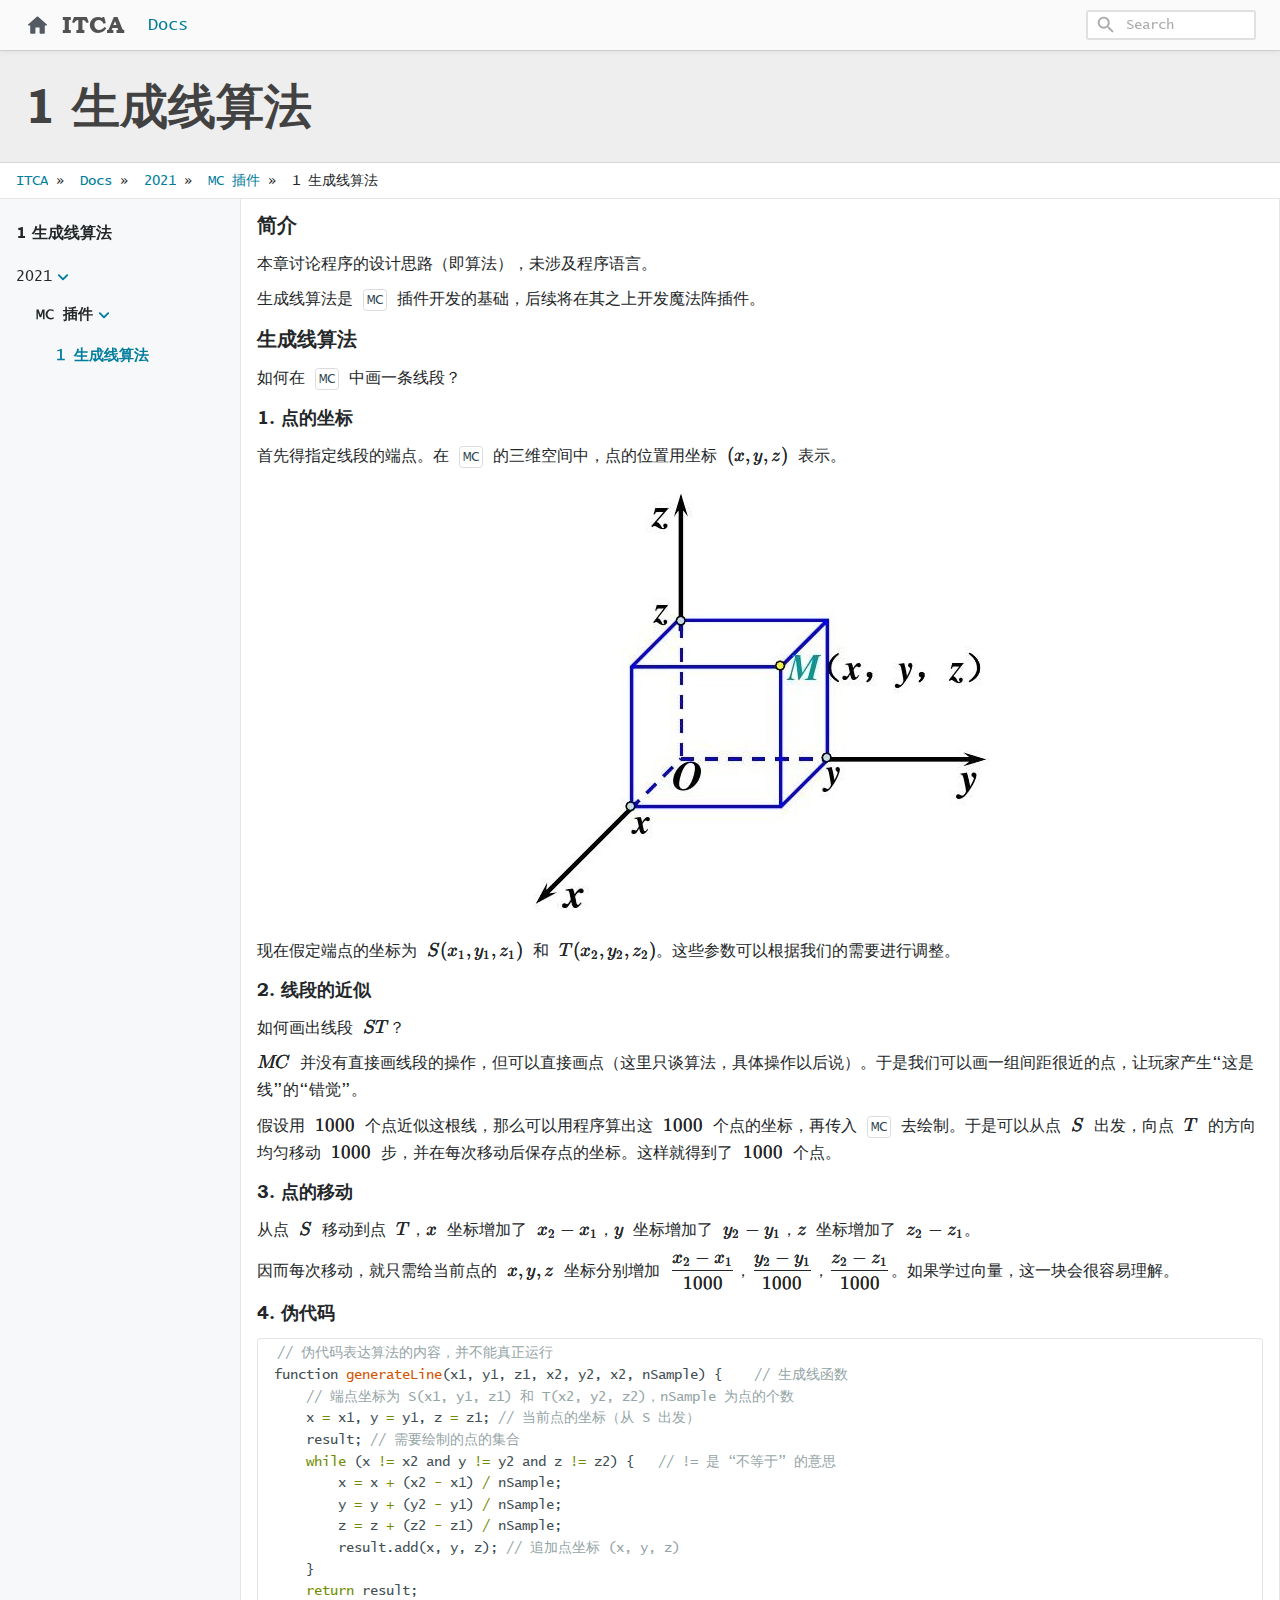
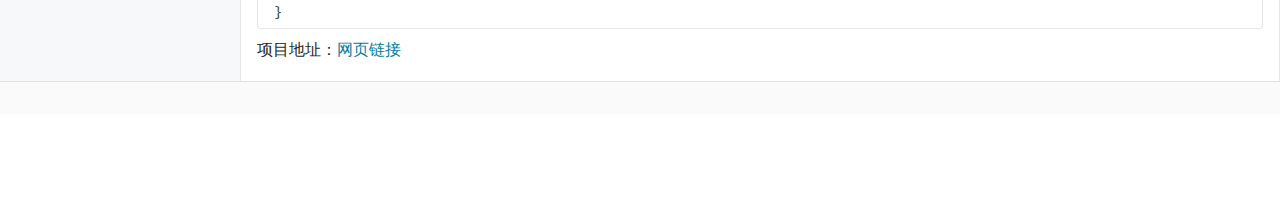
<file: docs/2021/mc-插件/1-生成线算法/index.html>
<!DOCTYPE html>
<html lang="en" dir="ltr">

<head>
    <meta charset="utf-8">
    <meta name="viewport" content="width=device-width, initial-scale=1">
    <title>1 生成线算法 – ITCA</title>
    


  
  <script defer src="/js/fuse.min.94c78ad70b02749822921660cf4e9f0b3701bc0680c421afb784a78228de0275.js"></script>



<script src="/js/enquire.min.dfb99dee1e029d51d6cfb672d847929890b1585402de17f5ed092edd72a688b4.js"></script>

<script defer src="/js/lazysizes.min.31dd6a2d3a1ec0f78a8df007535cf23f03aeb5c70f026e6d6a19dac3b3acc340.js"></script>

<script defer src="/js/helper/getParents.min.ccd45f158c1b17849307ba913a72beac239c410f2b6e648496a79842da84e55b.js"></script>

<script defer src="/js/helper/fadeinout.min.9fb19682560d5fa5596fffec85da605067c4acc86aad05add4d8fff9d362a446.js"></script>

<link rel="stylesheet" href="/katex/katex.min.css">
<script src="/katex/katex.min.js"></script>
<script src="/katex/auto-render.min.js"></script>

<script>
  document.addEventListener("DOMContentLoaded", function() {
      renderMathInElement(document.body, {
          trust: true,
          delimiters: [
              { left: "$$", right: "$$", display: true },
              { left: "$", right: "$", display: false }
          ],
          macros: {
              
              "\\d": "\\text{d}",
              "\\zh": "\\footnotesize \\ ",
              "\\en": "\\normalsize \\ ",
              "\\su": "\\displaystyle",
              "\\eq": "\\Longleftrightarrow",
              "\\intro": "\\Longrightarrow",
              "\\mathring": "\\overset\{\\normalsizeₒ\}",
              "\\arccot": "\\text\{arccot\} \\, ",
              "\\xor": "\\text\{xor\} \\, ",
              "\\mex": "\\text\{mex\} \\, "
          }
      });
  });
  </script>

<script>
  "use strict";

  window.onload = function() {
    
    var languagedir = JSON.parse("\"ltr\"");
    
    var baseurl = JSON.parse("\"https://itca.site\"");
    
    var permalink = JSON.parse("\"https://itca.site/docs/2021/mc-%E6%8F%92%E4%BB%B6/1-%E7%94%9F%E6%88%90%E7%BA%BF%E7%AE%97%E6%B3%95/\"");

    
    var toggleSidebarElem = document.getElementById("toggle-sidebar");
    var toggleMenuElem = document.getElementById("toggle-menu");
    var tocBodyElem = document.querySelector('.toc__body');
    var tocLabelElem = document.querySelector('.toc__label');
    var listMainElem = document.getElementById('list-main');
    var listSideElem = document.getElementById('list-side');
    var singleMenuElem = document.getElementById('single-menu');
    var sliderIcons = document.querySelectorAll('.slider__icon');

    toggleSidebarElem ?
      toggleSidebarElem.addEventListener('change', function (e) {
        if (e.target.checked) {
          if (tocBodyElem) {
            fadeIn(tocBodyElem, 200);
          }
          if (tocLabelElem) {
            fadeIn(tocLabelElem, 200);
          }
          if (listMainElem && listSideElem) {
            listMainElem.className = 'm';
            listSideElem.className = 'r';
          }

          sliderIcons && sliderIcons.forEach(function (elem) {
            if (elem.classList.contains('hide')) {
              elem.classList.remove('hide');
            } else {
              elem.classList.add('hide');
            }
          });

        } else {
          if (tocBodyElem) {
            fadeOut(tocBodyElem, 200);
          }
          if (tocLabelElem) {
            fadeOut(tocLabelElem, 200);
          }
          if (listMainElem && listSideElem) {
            listMainElem.className = 'mr';
            listSideElem.className = 'hide';
          }

          sliderIcons && sliderIcons.forEach(function (elem) {
            if (elem.classList.contains('hide')) {
              elem.classList.remove('hide');
            } else {
              elem.classList.add('hide');
            }
          });
        }
      }) : null;

    toggleMenuElem ?
      toggleMenuElem.addEventListener('change', function (e) {
        if (e.target.checked) {
          if (listMainElem && singleMenuElem) {
            listMainElem.className = 'm';
            singleMenuElem.className = 'l';
          }

          sliderIcons && sliderIcons.forEach(function (elem) {
            if (elem.classList.contains('hide')) {
              elem.classList.remove('hide');
            } else {
              elem.classList.add('hide');
            }
          });

        } else {
          if (listMainElem && singleMenuElem) {
            listMainElem.className = 'lm';
            singleMenuElem.className = 'hide';
          }

          sliderIcons && sliderIcons.forEach(function (elem) {
            if (elem.classList.contains('hide')) {
              elem.classList.remove('hide');
            } else {
              elem.classList.add('hide');
            }
          });
        }
      }) : null;
    


    
    var navCollapseBtn = document.getElementById('navCollapseBtn');
    navCollapseBtn ? navCollapseBtn.addEventListener('click', function(e) {
      var navCollapse = document.querySelector('.navbar__collapse');
      
      if (navCollapse) {
        var dataOpen = navCollapse.getAttribute('data-open');

        if (dataOpen === 'true') {
          navCollapse.setAttribute('data-open', 'false');
          navCollapse.style.maxHeight = 0;
        } else {
          navCollapse.setAttribute('data-open', 'true');
          navCollapse.style.maxHeight = navCollapse.scrollHeight + "px";
        }
      }
    }) : null;
    


    
    var expandBtn = document.querySelectorAll('.expand__button');

    for (let i = 0; i < expandBtn.length; i++) {
      expandBtn[i].addEventListener("click", function () {
        var content = this.nextElementSibling;
        if (content.style.maxHeight) {
          content.style.maxHeight = null;
          this.querySelector('svg').classList.add('expand-icon__right');
          this.querySelector('svg').classList.remove('expand-icon__down');
        } else {
          content.style.maxHeight = content.scrollHeight + "px";
          this.querySelector('svg').classList.remove('expand-icon__right');
          this.querySelector('svg').classList.add('expand-icon__down');
        }
      });
    }
    



    
    document.querySelectorAll('.tab') ? 
    document.querySelectorAll('.tab').forEach(function(elem, idx) {
      var containerId = elem.getAttribute('id');
      var containerElem = elem;
      var tabLinks = elem.querySelectorAll('.tab__link');
      var tabContents = elem.querySelectorAll('.tab__content');
      var ids = [];

      tabLinks && tabLinks.length > 0 ?
      tabLinks.forEach(function(link, index, self) {
        link.onclick = function(e) {
          for (var i = 0; i < self.length; i++) {
            if (index === parseInt(i, 10)) {
              if (!self[i].classList.contains('active')) {
                self[i].classList.add('active');
                tabContents[i].style.display = 'block';
              }
            } else {
              self[i].classList.remove('active');
              tabContents[i].style.display = 'none';
            }
          }
        }
      }) : null;
    }) : null;
    


    
    document.querySelectorAll('.codetab') ? 
    document.querySelectorAll('.codetab').forEach(function(elem, idx) {
      var containerId = elem.getAttribute('id');
      var containerElem = elem;
      var codetabLinks = elem.querySelectorAll('.codetab__link');
      var codetabContents = elem.querySelectorAll('.codetab__content');
      var ids = [];

      codetabLinks && codetabLinks.length > 0 ?
      codetabLinks.forEach(function(link, index, self) {
        link.onclick = function(e) {
          for (var i = 0; i < self.length; i++) {
            if (index === parseInt(i, 10)) {
              if (!self[i].classList.contains('active')) {
                self[i].classList.add('active');
                codetabContents[i].style.display = 'block';
              }
            } else {
              self[i].classList.remove('active');
              codetabContents[i].style.display = 'none';
            }
          }
        }
      }) : null;
    }) : null;
    

    
    
    
    var enableDarkMode = JSON.parse("false");
    var root = document.getElementById('root');
    var toggleToLightBtn = document.getElementById('toggleToLight');
    var toggleToDarkBtn = document.getElementById('toggleToDark');

    if (!enableDarkMode) {
      root.className = 'theme__light';
      localStorage.setItem('theme', 'light');
    }
    
    if (toggleToDarkBtn) {
      toggleToDarkBtn.onclick = function (e) {
        root.className = 'theme__dark';
        localStorage.setItem('theme', 'dark');
        toggleToLightBtn.className = 'navbar__icons--icon';
        toggleToDarkBtn.className = 'hide';
      }
    }

    if (toggleToLightBtn) {
      toggleToLightBtn.onclick = function (e) {
        root.className = 'theme__light';
        localStorage.setItem('theme', 'light');
        toggleToLightBtn.className = 'hide';
        toggleToDarkBtn.className = 'navbar__icons--icon';
      }
    }

    
    document.querySelectorAll('.menu__list').forEach(function(elem) {
      if (elem.classList.contains('active')) {
        elem.style.maxHeight = elem.scrollHeight + "px"; 
      }
    });
    
    document.querySelectorAll('.menu__title--collapse').forEach(function(elem) {
      elem.addEventListener('click', function (e) {
        var content = this.nextElementSibling;
        var menuTitleIcon = this.querySelector('.menu__title--icon');
        if (!content) {
          return null;
        }

        var parent = elem.parentNode;
        while (parent.classList.contains('menu__list') && parent.classList.contains('active')) {
          parent.style.maxHeight = 100 * parent.children.length + "px";
          parent = parent.parentNode;
        }

        if (content.style.maxHeight) {
          content.style.maxHeight = null;
          content.classList.remove('active');
          menuTitleIcon.classList.add('right');
          
          if (languagedir === 'rtl') {
            menuTitleIcon.classList.remove('downrtl');
          } else {
            menuTitleIcon.classList.remove('down');
          }
        } else {
          content.style.maxHeight = content.scrollHeight + "px";
          content.classList.add('active');
          menuTitleIcon.classList.remove('right');
          
          if (languagedir === 'rtl') {
            menuTitleIcon.classList.add('downrtl');
          } else {
            menuTitleIcon.classList.add('down');
          }
        }
      });
    });
    


    
    var mobileLogo = document.getElementById('mobileLogo');
    var modal = document.getElementById("myModal");
    var drawer = document.getElementById('myDrawer');
    var drawerCloseBtn = document.querySelector('.drawer__close');

    var openDrawer = function() {
      modal.style.opacity = 1;

      if (languagedir === 'rtl') {
        modal.style.right = 0;
        drawer.style.right = 0;
      } else {
        modal.style.left = 0;
        drawer.style.left = 0;
      }
    }

    var closeDrawer = function() {
      modal.style.opacity = 0;

      if (languagedir === 'rtl') {
        drawer.style.right = '-100%';
      } else {
        drawer.style.left = '-100%';
      }

      
      setTimeout(function () {
        if (languagedir === 'rtl') {
          modal.style.right = '-100%';
        } else {
          modal.style.left = '-100%';
        }
      }, 250);
    }

    mobileLogo.onclick = function () {
      openDrawer();
      localStorage.setItem('isDrawerOpen', 'true');
    }

    modal.onclick = function () {
      closeDrawer();
      localStorage.setItem('isDrawerOpen', 'false');
    }

    drawerCloseBtn.onclick = function () {
      closeDrawer();
      localStorage.setItem('isDrawerOpen', 'false');
    }
  


  
    var lastScrollTop = window.pageYOffset || document.documentElement.scrollTop;
    var tocElem = document.querySelector('.toc');
    var tableOfContentsElem = tocElem ? tocElem.querySelector('#TableOfContents') : null;
    var singleContentsElem = document.querySelector('.single__contents');
    var dataBGImgs = document.querySelectorAll('div[data-bgimg]');

    
    var tocLevels = JSON.parse("[\"h2\",\"h3\",\"h4\"]");

    if (tocLevels) {
      tocLevels = tocLevels.toString();
    } else {
      tocLevels = "h1, h2, h3, h4, h5, h6";
    }

    
    var isLandingBgImg = JSON.parse("null");
    
    var isHome = JSON.parse("false");

    function setNavbarBG(scrollTop) {
      if (isHome && isLandingBgImg && Object.keys(isLandingBgImg).length) {
        if (isLandingBgImg.height <= scrollTop) {
          dataBGImgs.forEach(function(elem) {
            elem.setAttribute('data-bgimg', 'false');
          });
        } else {
          dataBGImgs.forEach(function (elem) {
            elem.setAttribute('data-bgimg', 'true');
          });
        }
      }
    }
    setNavbarBG(lastScrollTop);

    window.onscroll = function () {
      var st = window.pageYOffset || document.documentElement.scrollTop;
      if (st > lastScrollTop) { 
        singleContentsElem ? 
        singleContentsElem.querySelectorAll(tocLevels.toString()).forEach(function(elem) {
          if (document.documentElement.scrollTop >= elem.offsetTop) {
            if (tableOfContentsElem) {
              var id = elem.getAttribute('id');
              tocElem.querySelectorAll('a').forEach(function (elem) {
                elem.classList.remove('active');
              });
              tocElem.querySelector('a[href="#' + id + '"]') ? 
              tocElem.querySelector('a[href="#' + id + '"]').classList.add('active') : null;
            }
          }
        }) : null;
        setNavbarBG(st);
      } else { 
        singleContentsElem ? 
        singleContentsElem.querySelectorAll(tocLevels.toString()).forEach(function(elem) {
          if (document.documentElement.scrollTop >= elem.offsetTop) {
            if (tableOfContentsElem) {
              var id = elem.getAttribute('id');
              tocElem.querySelectorAll('a').forEach(function (elem) {
                elem.classList.remove('active');
              });
              tocElem.querySelector('a[href="#' + id + '"]') ? 
              tocElem.querySelector('a[href="#' + id + '"]').classList.add('active') : null;
            }
          }
        }) : null;
        setNavbarBG(st);
      }
      lastScrollTop = st <= 0 ? 0 : st;
    };
    



    
    var mobileSearchInputElem = document.querySelector('#search-mobile');
    var mobileSearchClassElem = document.querySelector('.mobile-search');
    var mobileSearchBtnElem = document.querySelector('#mobileSearchBtn');
    var mobileSearchCloseBtnElem = document.querySelector('#search-mobile-close');
    var mobileSearchContainer = document.querySelector('#search-mobile-container');
    var mobileSearchResultsElem = document.querySelector('#search-mobile-results');
    var htmlElem = document.querySelector('html');

    if (mobileSearchClassElem) {
      mobileSearchClassElem.style.display = 'none';
    }

    mobileSearchBtnElem ? 
    mobileSearchBtnElem.addEventListener('click', function () {
      if (mobileSearchContainer) {
        mobileSearchContainer.style.display = 'block';
      }

      if (mobileSearchInputElem) {
        mobileSearchInputElem.focus();
      }

      if (htmlElem) {
        htmlElem.style.overflowY = 'hidden';
      }
    }) : null;

    mobileSearchCloseBtnElem ? 
    mobileSearchCloseBtnElem.addEventListener('click', function() {
      if (mobileSearchContainer) {
        mobileSearchContainer.style.display = 'none';
      }

      if (mobileSearchInputElem) {
        mobileSearchInputElem.value = '';
      }
      
      if (mobileSearchResultsElem) {
        while (mobileSearchResultsElem.firstChild) {
          mobileSearchResultsElem.removeChild(mobileSearchResultsElem.firstChild);
        }
      }

      if (htmlElem) {
        htmlElem.style.overflowY = 'visible';
      }
    }) : null;

    mobileSearchInputElem ? 
    mobileSearchInputElem.addEventListener('keydown', function(e) {
      if (e.key === 'Escape') {
        if (mobileSearchContainer) {
          mobileSearchContainer.style.display = 'none';
        }
        
        if (mobileSearchInputElem) {
          mobileSearchInputElem.value = '';
        }

        if (mobileSearchResultsElem) {
          while (mobileSearchResultsElem.firstChild) {
            mobileSearchResultsElem.removeChild(mobileSearchResultsElem.firstChild);
          }
        }
        if (htmlElem) {
          htmlElem.style.overflowY = 'visible';
        }
      }
    }) : null;
  


  
    var localTheme = localStorage.getItem('theme');
    var rootEleme = document.getElementById('root');
    var selectThemeElem = document.querySelectorAll('.select-theme');
    var selectThemeItemElem = document.querySelectorAll('.select-theme__item');
    
    if (localTheme) {
      selectThemeItemElem ? 
      selectThemeItemElem.forEach(function (elem) {
        if (elem.text.trim() === localTheme) {
          elem.classList.add('is-active');
        } else {
          elem.classList.remove('is-active');
        }
      }) : null;
    }

    selectThemeItemElem ? 
    selectThemeItemElem.forEach(function (v, i) {
      v.addEventListener('click', function (e) {
        var selectedThemeVariant = e.target.text.trim();
        localStorage.setItem('theme', selectedThemeVariant);

        rootEleme.removeAttribute('class');
        rootEleme.classList.add(`theme__${selectedThemeVariant}`);
        selectThemeElem.forEach(function(rootElem) {
          rootElem.querySelectorAll('a').forEach(function (elem) {
            if (elem.classList) {
              if (elem.text.trim() === selectedThemeVariant) {
                if (!elem.classList.contains('is-active')) {
                  elem.classList.add('is-active');
                }
              } else {
                if (elem.classList.contains('is-active')) {
                  elem.classList.remove('is-active');
                }
              }
            }
          });
        });

        if (window.mermaid) {
          if (selectedThemeVariant === "dark" || selectedThemeVariant === "hacker") {
            mermaid.initialize({ theme: 'dark' });
            location.reload();
          } else {
            mermaid.initialize({ theme: 'default' });
            location.reload();
          }
        }

        var utterances = document.querySelector('iframe');
        if (utterances) {
          utterances.contentWindow.postMessage({
            type: 'set-theme',
            theme: selectedThemeVariant === "dark" || selectedThemeVariant === "hacker" ? 'photon-dark' : selectedThemeVariant === 'kimbie' ? 'github-dark-orange' : 'github-light',
          }, 'https://utteranc.es');
        }
      });
    }) : null;
  


  
    
    var langprefix = JSON.parse("\"\"");
    var searchResults = null;
    var searchMenu = null;
    var searchText = null;
    
    
    var enableSearchHighlight = JSON.parse("true");
    
    var enableSearch = JSON.parse("true");

    var fuse = null;

    if (enableSearch) {
      (function initFuse() {
        var xhr = new XMLHttpRequest();
        xhr.open('GET', baseurl + langprefix + "/index.json");
        xhr.setRequestHeader('Content-Type', 'application/json; charset=utf-8');
        xhr.onload = function () {
          if (xhr.status === 200) {
            fuse = new Fuse(JSON.parse(xhr.response.toString('utf-8')), {
              keys: ['title', 'description', 'content'],
              includeMatches: enableSearchHighlight,
              shouldSort: true,
              threshold: 0.4,
              location: 0,
              distance: 100,
              maxPatternLength: 32,
              minMatchCharLength: 1,
            });
          }
          else {
            console.error(`[${xhr.status}]Error:`, xhr.statusText);
          }
        };
        xhr.send();
      })();
    }
    
    function makeLi(ulElem, obj) {
      var li = document.createElement('li');
      li.className = 'search-result__item';
      
      var a = document.createElement('a');
      a.innerHTML = obj.title;
      a.setAttribute('class', 'search-result__item--title');
      a.setAttribute('href', obj.permalink);

      var descDiv = document.createElement('div');
      descDiv.setAttribute('class', 'search-result__item--desc');
      if (obj.description) {
        descDiv.innerHTML = obj.description;
      } else if (obj.content) {
        descDiv.innerHTML = obj.content.substring(0, 80);
      }
      
      li.appendChild(a);
      li.appendChild(descDiv);
      ulElem.appendChild(li);
    }

    function makeHighlightLi(ulElem, obj) {
      var li = document.createElement('li');
      li.className = 'search-result__item';
      var descDiv = null;

      var a = document.createElement('a');
      a.innerHTML = obj.item.title;
      a.setAttribute('class', 'search-result__item--title');
      a.setAttribute('href', obj.item.uri);

      if (obj.matches && obj.matches.length) {
        for (var i = 0; i < obj.matches.length; i++) {
          if ('title' === obj.matches[i].key) {
            a = document.createElement('a');
            a.innerHTML = generateHighlightedText(obj.matches[i].value, obj.matches[i].indices);
            a.setAttribute('class', 'search-result__item--title');
            a.setAttribute('href', obj.item.uri);
          }
          
          if ('description' === obj.matches[i].key) {
            descDiv = document.createElement('div');
            descDiv.setAttribute('class', 'search-result__item--desc');
            descDiv.innerHTML = generateHighlightedText(obj.item.description, obj.matches[i].indices);
          } else if ('content' === obj.matches[i].key) {
            if (!descDiv) {
              descDiv = document.createElement('div');
              descDiv.setAttribute('class', 'search-result__item--desc');
              descDiv.innerHTML = generateHighlightedText(obj.item.content.substring(0, 80), obj.matches[i].indices);
            }
          } else {
            if (obj.item.description) {
              descDiv = document.createElement('div');
              descDiv.setAttribute('class', 'search-result__item--desc');
              descDiv.innerHTML = obj.item.description;
            } else {
              descDiv = document.createElement('div');
              descDiv.setAttribute('class', 'search-result__item--desc');
              descDiv.innerHTML = obj.item.content.substring(0, 80);
            }
          }
        }

        li.appendChild(a);
        if (descDiv) {
          li.appendChild(descDiv);
        }
        if (li) {
          ulElem.appendChild(li);
        }
      }
    }

    function renderSearchResults(searchText, results) {
      searchResults = document.getElementById('search-results');
      searchMenu = document.getElementById('search-menu');
      searchResults.setAttribute('class', 'dd is-active');
      
      var ul = document.createElement('ul');
      ul.setAttribute('class', 'dd-content search-content');

      if (results.length) {
        results.forEach(function (result) {
          var li = document.createElement('li');
          var a = document.createElement('a');
          a.setAttribute('href', result.uri);
          a.setAttribute('class', 'dd-item');
          a.appendChild(li);

          var titleDiv = document.createElement('div');
          titleDiv.innerHTML = result.title;
          titleDiv.setAttribute('class', 'search-result__item--title');

          var descDiv = document.createElement('div');
          descDiv.setAttribute('class', 'search-result__item--desc');
          if (result.description) {
            descDiv.innerHTML = result.description;
          } else if (result.content) {
            descDiv.innerHTML = result.content.substring(0, 80);
          }

          li.appendChild(titleDiv);
          li.appendChild(descDiv);
          ul.appendChild(a);
        });
      } else {
        var li = document.createElement('li');
        li.setAttribute('class', 'dd-item');
        li.innerText = 'No results found';
        ul.appendChild(li);
      }

      while (searchMenu.hasChildNodes()) {
        searchMenu.removeChild(
          searchMenu.lastChild
        );
      }
      
      searchMenu.appendChild(ul);
    }

    function renderSearchHighlightResults(searchText, results) {
      searchResults = document.getElementById('search-results');
      searchMenu = document.getElementById('search-menu');
      searchResults.setAttribute('class', 'dd is-active');

      var ul = document.createElement('ul');
      ul.setAttribute('class', 'dd-content search-content');

      if (results.length) {
        results.forEach(function (result) {
          var li = document.createElement('li');
          var a = document.createElement('a');
          var descDiv = null;

          a.setAttribute('href', result.item.uri);
          a.setAttribute('class', 'dd-item');
          a.appendChild(li);

          var titleDiv = document.createElement('div');
          titleDiv.innerHTML = result.item.title;
          titleDiv.setAttribute('class', 'search-result__item--title');
          
          if (result.matches && result.matches.length) {
            for (var i = 0; i < result.matches.length; i++) {
              if ('title' === result.matches[i].key) {
                titleDiv.innerHTML = generateHighlightedText(result.matches[i].value, result.matches[i].indices);
              }

              if ('description' === result.matches[i].key) {
                descDiv = document.createElement('div');
                descDiv.setAttribute('class', 'search-result__item--desc');
                descDiv.innerHTML = generateHighlightedText(result.item.description, result.matches[i].indices);
              } else if ('content' === result.matches[i].key) {
                if (!descDiv) {
                  descDiv = document.createElement('div');
                  descDiv.setAttribute('class', 'search-result__item--desc');
                  descDiv.innerHTML = generateHighlightedText(result.item.content.substring(0, 80), result.matches[i].indices);
                }
              } else {
                if (result.item.description) {
                  descDiv = document.createElement('div');
                  descDiv.setAttribute('class', 'search-result__item--desc');
                  descDiv.innerHTML = result.item.description;
                } else {
                  descDiv = document.createElement('div');
                  descDiv.setAttribute('class', 'search-result__item--desc');
                  descDiv.innerHTML = result.item.content.substring(0, 80);
                }
              }
            }
            
            li.appendChild(titleDiv);
            if (descDiv) {
              li.appendChild(descDiv);
            }
            ul.appendChild(a);
          }
        });
      } else {
        var li = document.createElement('li');
        li.setAttribute('class', 'dd-item');
        li.innerText = 'No results found';
        ul.appendChild(li);
      }

      while (searchMenu.hasChildNodes()) {
        searchMenu.removeChild(
          searchMenu.lastChild
        );
      }
      searchMenu.appendChild(ul);
    }

    function renderSearchResultsMobile(searchText, results) {
      searchResults = document.getElementById('search-mobile-results');

      var content = document.createElement('div');
      content.setAttribute('class', 'mobile-search__content');

      if (results.length > 0) {
        results.forEach(function (result) {
          var item = document.createElement('a');
          item.setAttribute('href', result.uri);
          item.innerHTML = '<div class="mobile-search__item"><div class="mobile-search__item--title">📄 ' + result.title + '</div><div class="mobile-search__item--desc">' + (result.description ? result.description : result.content) + '</div></div>';
          content.appendChild(item);
        });
      } else {
        var item = document.createElement('span');
        content.appendChild(item);
      }

      let wrap = document.getElementById('search-mobile-results');
      while (wrap.firstChild) {
        wrap.removeChild(wrap.firstChild)
      }
      searchResults.appendChild(content);      
    }

    function renderSearchHighlightResultsMobile(searchText, results) {
      searchResults = document.getElementById('search-mobile-results');

      var ul = document.createElement('div');
      ul.setAttribute('class', 'mobile-search__content');

      if (results.length) {
        results.forEach(function (result) {
          var li = document.createElement('li');
          var a = document.createElement('a');
          var descDiv = null;

          a.setAttribute('href', result.item.uri);
          a.appendChild(li);
          li.setAttribute('class', 'mobile-search__item');

          var titleDiv = document.createElement('div');
          titleDiv.innerHTML = result.item.title;
          titleDiv.setAttribute('class', 'mobile-search__item--title');
          
          if (result.matches && result.matches.length) {
            for (var i = 0; i < result.matches.length; i++) {
              if ('title' === result.matches[i].key) {
                titleDiv.innerHTML = generateHighlightedText(result.matches[i].value, result.matches[i].indices);
              }

              if ('description' === result.matches[i].key) {
                descDiv = document.createElement('div');
                descDiv.setAttribute('class', 'mobile-search__item--desc');
                descDiv.innerHTML = generateHighlightedText(result.item.description, result.matches[i].indices);
              } else if ('content' === result.matches[i].key) {
                if (!descDiv) {
                  descDiv = document.createElement('div');
                  descDiv.setAttribute('class', 'mobile-search__item--desc');
                  descDiv.innerHTML = generateHighlightedText(result.item.content.substring(0, 150), result.matches[i].indices);
                }
              } else {
                if (result.item.description) {
                  descDiv = document.createElement('div');
                  descDiv.setAttribute('class', 'mobile-search__item--desc');
                  descDiv.innerHTML = result.item.description;
                } else {
                  descDiv = document.createElement('div');
                  descDiv.setAttribute('class', 'mobile-search__item--desc');
                  descDiv.innerHTML = result.item.content.substring(0, 150);
                }
              }
            }
            
            li.appendChild(titleDiv);
            if (descDiv) {
              li.appendChild(descDiv);
            }
            ul.appendChild(a);
          }
        });
      } else {
        var item = document.createElement('span');
        ul.appendChild(item);
      }

      let wrap = document.getElementById('search-mobile-results');
      while (wrap.firstChild) {
        wrap.removeChild(wrap.firstChild)
      }
      searchResults.appendChild(ul);
    }

    function generateHighlightedText(text, regions) {
      if (!regions) {
        return text;
      }

      var content = '', nextUnhighlightedRegionStartingIndex = 0;

      regions.forEach(function(region) {
        if (region[0] === region[1]) {
          return null;
        }
        
        content += '' +
          text.substring(nextUnhighlightedRegionStartingIndex, region[0]) +
          '<span class="search__highlight">' +
            text.substring(region[0], region[1] + 1) +
          '</span>' +
        '';
        nextUnhighlightedRegionStartingIndex = region[1] + 1;
      });

      content += text.substring(nextUnhighlightedRegionStartingIndex);

      return content;
    };

    var searchElem = document.getElementById('search');
    var searchMobile = document.getElementById('search-mobile');
    var searchResultsContainer = document.getElementById('search-results');

    searchElem ? 
    searchElem.addEventListener('input', function(e) {
      if (!e.target.value | window.innerWidth < 770) {
        searchResultsContainer ? searchResultsContainer.setAttribute('class', 'dd') : null;
        return null;
      }

      searchText = e.target.value;
      var results = fuse.search(e.target.value);

      if (enableSearchHighlight) {
        renderSearchHighlightResults(searchText, results);
      } else {
        renderSearchResults(searchText, results);
      }

      var dropdownItems = searchResultsContainer.querySelectorAll('.dd-item');
      dropdownItems ? dropdownItems.forEach(function (item) {
        item.addEventListener('mousedown', function (e) {
          e.target.click();
        });
      }) : null;
    }) : null;

    searchElem ? 
    searchElem.addEventListener('blur', function() {
      if (window.innerWidth < 770) {
        return null;
      }
      searchResultsContainer ? searchResultsContainer.setAttribute('class', 'dd') : null;
    }) : null;

    searchElem ? 
    searchElem.addEventListener('click', function(e) {
      if (window.innerWidth < 770) {
        return null;
      }
      if (!e.target.value) {
        searchResultsContainer ? searchResultsContainer.setAttribute('class', 'dd') : null;
        return null;
      }

      searchText = e.target.value;
      var results = fuse.search(e.target.value);

      if (enableSearchHighlight) {
        renderSearchHighlightResults(searchText, results);
      } else {
        renderSearchResults(searchText, results);
      }

      var dropdownItems = searchResultsContainer.querySelectorAll('.dd-item');
      dropdownItems ? dropdownItems.forEach(function (item) {
        item.addEventListener('mousedown', function (e) {
          e.target.click();
        });
      }) : null;
    }) : null;

    var searchMenuElem = document.getElementById("search-menu");
    var activeItem = document.querySelector('#search-menu .dd-item.is-active');
    var activeIndex = null;
    var items = null;
    var searchContainerMaxHeight = 350;

    searchElem ? 
    searchElem.addEventListener('keydown', function(e) {
      if (window.innerWidth < 770) {
        return null;
      }

      var items = document.querySelectorAll('#search-menu .dd-item');
      
      if (e.key === 'ArrowDown') {
        if (activeIndex === null) {
          activeIndex = 0;
          items[activeIndex].classList.remove('is-active');
        } else {
          items[activeIndex].classList.remove('is-active');
          activeIndex = activeIndex === items.length - 1 ? 0 : activeIndex + 1;
        }
        items[activeIndex].classList.add('is-active');

        let overflowedPixel = items[activeIndex].offsetTop + items[activeIndex].clientHeight - searchContainerMaxHeight;
        if (overflowedPixel > 0) {
          document.querySelector(".search-content").scrollTop += items[activeIndex].getBoundingClientRect().height;
        } else if (activeIndex === 0) {
          document.querySelector(".search-content").scrollTop = 0;
        }
      } else if (e.key === 'ArrowUp') {
        if (activeIndex === null) {
          activeIndex = items.length - 1;
          items[activeIndex].classList.remove('is-active');
        } else {
          items[activeIndex].classList.remove('is-active');
          activeIndex = activeIndex === 0 ? items.length - 1 : activeIndex - 1;
        }
        items[activeIndex].classList.add('is-active');
        
        let overflowedPixel = items[activeIndex].offsetTop + items[activeIndex].clientHeight - searchContainerMaxHeight;
        if (overflowedPixel < 0) {
          document.querySelector(".search-content").scrollTop -= items[activeIndex].getBoundingClientRect().height;
        } else {
          document.querySelector(".search-content").scrollTop = overflowedPixel + items[activeIndex].getBoundingClientRect().height;
        }
      } else if (e.key === 'Enter') {
        var currentItemLink = items[activeIndex].getAttribute('href');
        if (currentItemLink) {
          location.href = currentItemLink;
        }
      } else if (e.key === 'Escape') {
        e.target.value = null;
        if (searchResults) {
          searchResults.classList.remove('is-active');
        }
      }
    }) : null;

    searchMobile ? 
    searchMobile.addEventListener('input', function(e) {
      if (!e.target.value) {
        let wrap = document.getElementById('search-mobile-results');
        while (wrap.firstChild) {
          wrap.removeChild(wrap.firstChild);
        }
        return null;
      }

      searchText = e.target.value;
      var results = fuse.search(e.target.value);
      
      if (enableSearchHighlight) {
        renderSearchHighlightResultsMobile(searchText, results);
      } else {
        renderSearchResultsMobile(searchText, results);
      }

      var dropdownItems = searchResultsContainer.querySelectorAll('.dd-item');
      dropdownItems ? dropdownItems.forEach(function (item) {
        item.addEventListener('mousedown', function (e) {
          e.target.click();
        });
      }) : null;
    }) : null;
  
  }
</script>
    


<link rel="stylesheet" href="/css/main.min.css">


    <meta name="description" content="" />
<meta name="keywords" content="">
<meta name="created" content="0001-01-01T00:00:00&#43;0000">
<meta name="modified" content="0001-01-01T00:00:00&#43;0000">


<meta property="og:site_name" content="ITCA">
<meta property="og:title" content="1 生成线算法">
<meta property="og:url" content="https://itca.site/docs/2021/mc-%E6%8F%92%E4%BB%B6/1-%E7%94%9F%E6%88%90%E7%BA%BF%E7%AE%97%E6%B3%95/">
<meta property="og:type" content="article">

<meta name="generator" content="Hugo 0.82.0" />
<meta name="msapplication-TileColor" content="#ffffff">
<meta name="theme-color" content="#ffffff">
<link rel="canonical" href="https://itca.site/docs/2021/mc-%E6%8F%92%E4%BB%B6/1-%E7%94%9F%E6%88%90%E7%BA%BF%E7%AE%97%E6%B3%95/">
<link rel="manifest" href="/manifest.json">

  <link rel="apple-touch-icon" sizes="57x57" href="/favicon/apple-icon-57x57.png">
  <link rel="apple-touch-icon" sizes="60x60" href="/favicon/apple-icon-60x60.png">
  <link rel="apple-touch-icon" sizes="72x72" href="/favicon/apple-icon-72x72.png">
  <link rel="apple-touch-icon" sizes="76x76" href="/favicon/apple-icon-76x76.png">
  <link rel="apple-touch-icon" sizes="114x114" href="/favicon/apple-icon-114x114.png">
  <link rel="apple-touch-icon" sizes="120x120" href="/favicon/apple-icon-120x120.png">
  <link rel="apple-touch-icon" sizes="144x144" href="/favicon/apple-icon-144x144.png">
  <link rel="apple-touch-icon" sizes="152x152" href="/favicon/apple-icon-152x152.png">
  <link rel="apple-touch-icon" sizes="180x180" href="/favicon/apple-icon-180x180.png">
  <link rel="icon" type="image/png" sizes="192x192" href="/favicon/android-icon-192x192.png">
  <link rel="icon" type="image/png" sizes="192x192" href="/favicon/android-icon-512x512.png">
  <link rel="icon" type="image/png" sizes="32x32" href="/favicon/favicon-32x32.png">
  <link rel="icon" type="image/png" sizes="96x96" href="/favicon/favicon-96x96.png">
  <link rel="icon" type="image/png" sizes="16x16" href="/favicon/favicon-16x16.png">
  <meta name="msapplication-TileColor" content="#ffffff">
  <meta name="msapplication-TileImage" content="/ms-icon-144x144.png">

    <script type="application/ld+json">
  {
    "@context": "https://schema.org",
    "@type": "WebPage",
    "headline": "1 生成线算法",
    "datePublished": "0001-01-01T00:00:00Z",
    "dateModified": "0001-01-01T00:00:00Z",
    "url" : "https://itca.site/docs/2021/mc-%E6%8F%92%E4%BB%B6/1-%E7%94%9F%E6%88%90%E7%BA%BF%E7%AE%97%E6%B3%95/",
    "description": "简介 本章讨论程序的设计思路（即算法），未涉及程序语言。 生成线算法是 MC 插件开发的基础，后续将在其之上开发魔法阵插件。 生成线算法 如何在 MC 中画一条",
    "mainEntityOfPage": {
      "@type": "WebPage",
      "@id": "https://itca.site"
    },
    "publisher": {
      "@type": "Organization",
      "name": "ITCA",
      "url": "https://itca.site"
    }
  }
</script>

    

</head>


<body id="root" class="theme__light">
    <script>
        var rootElem = document.getElementById('root');
        var themeOptions = JSON.parse("[\"light\",\"dark\"]");
        var localTheme = localStorage.getItem('theme');

        if (localTheme) {
            if (themeOptions && themeOptions.length > 0) {
                themeOptions.includes(localTheme) ? 
                rootElem.className = `theme__${localTheme}` :
                rootElem.className = `theme__${themeOptions[0]}`;
            }
        }
    </script>
    
    <div id="container">
        <div id="myDrawer" class="drawer" style="">
  <div class="drawer__header">
    <a href="/" class="drawer__header--text">
      
    </a>
    <div class="grow"></div>
    <div class="drawer__close">
      <svg xmlns="http://www.w3.org/2000/svg" width="22" height="22" viewBox="0 0 24 24"><path fill="none" d="M0 0h24v24H0V0z"/><path fill="currentColor" d="M18.3 5.71c-.39-.39-1.02-.39-1.41 0L12 10.59 7.11 5.7c-.39-.39-1.02-.39-1.41 0-.39.39-.39 1.02 0 1.41L10.59 12 5.7 16.89c-.39.39-.39 1.02 0 1.41.39.39 1.02.39 1.41 0L12 13.41l4.89 4.89c.39.39 1.02.39 1.41 0 .39-.39.39-1.02 0-1.41L13.41 12l4.89-4.89c.38-.38.38-1.02 0-1.4z"/></svg>
    </div>
  </div>

  <div class="drawer__body">
    <div class="menu">
  <h6 class="menu__label">
    
      1 生成线算法
    
  </h6>
  <ul>
    
    
      
  
  
  
  
  
  
  

  
  
  
  
  
  <li class="menu__title--collapse active" data-depth="0" data-permalink="https://itca.site/docs/2021/">
    <span class="menu__title--collapse-text">
      2021
    </span>
    <span class="menu__title--icon down">
      
        <svg xmlns="http://www.w3.org/2000/svg" width="22" height="22" viewBox="0 0 24 24"><path fill="currentColor" d="M9.29 15.88L13.17 12 9.29 8.12c-.39-.39-.39-1.02 0-1.41.39-.39 1.02-.39 1.41 0l4.59 4.59c.39.39.39 1.02 0 1.41L10.7 17.3c-.39.39-1.02.39-1.41 0-.38-.39-.39-1.03 0-1.42z"/></svg>
      
    </span>
  </li>
  <ul class="menu__list active" data-data=/2021/ data-link=https://itca.site/docs/2021/mc-%E6%8F%92%E4%BB%B6/1-%E7%94%9F%E6%88%90%E7%BA%BF%E7%AE%97%E6%B3%95/>
    
      
        
  
  
  
  
  
  
  

  
  
  
  
  
  <li class="menu__title--collapse active" data-depth="1" data-permalink="https://itca.site/docs/2021/mc-%E6%8F%92%E4%BB%B6/">
    <span class="menu__title--collapse-text">
      MC 插件
    </span>
    <span class="menu__title--icon down">
      
        <svg xmlns="http://www.w3.org/2000/svg" width="22" height="22" viewBox="0 0 24 24"><path fill="currentColor" d="M9.29 15.88L13.17 12 9.29 8.12c-.39-.39-.39-1.02 0-1.41.39-.39 1.02-.39 1.41 0l4.59 4.59c.39.39.39 1.02 0 1.41L10.7 17.3c-.39.39-1.02.39-1.41 0-.38-.39-.39-1.03 0-1.42z"/></svg>
      
    </span>
  </li>
  <ul class="menu__list active" data-data=/mc-%E6%8F%92%E4%BB%B6/ data-link=https://itca.site/docs/2021/mc-%E6%8F%92%E4%BB%B6/1-%E7%94%9F%E6%88%90%E7%BA%BF%E7%AE%97%E6%B3%95/>
    
      
        
        
        <li>
          <a href="https://itca.site/docs/2021/mc-%E6%8F%92%E4%BB%B6/1-%E7%94%9F%E6%88%90%E7%BA%BF%E7%AE%97%E6%B3%95/" class="menu__title active" data-depth="1">1 生成线算法</a>
        </li>
      
    
  </ul>
  

      
    
  </ul>
  

    
  </ul>
</div>



<script>
  var menuTitle = document.querySelectorAll('.menu__title');
  var modal = document.getElementById("myModal");
  var drawer = document.getElementById('myDrawer');

  var closeDrawer = function () {
    setTimeout(function () {
      modal.style.opacity = 0;
      drawer.style.left = '-100%';
      modal.style.left = '-100%';
    }, 250);
  }

  menuTitle ? 
  menuTitle.forEach(function(elem) {
    elem.onclick = function() {
      closeDrawer();
      localStorage.setItem('isDrawerOpen', 'false');
    }
  }) : null;
</script>
  </div>
</div>
<div id="myModal" class="modal" style=""></div>

<script>
  var isDrawerOpen = localStorage.getItem('isDrawerOpen');
  var modal = document.getElementById("myModal");
  var drawer = document.getElementById('myDrawer');
  
  
  var languagedir = JSON.parse("\"ltr\"");

  var openDrawer = function () {
    modal.style.opacity = 1;
    
    if (languagedir === "rtl") {
      modal.style.right = 0;
      drawer.style.right = 0;
    } else {
      modal.style.left = 0;
      drawer.style.left = 0;
    }
  }

  if (isDrawerOpen && isDrawerOpen === 'true') {
    openDrawer();
  }
</script>
        
<nav class="nav">
  <div class="navbar__wrapper" data-bgimg="false">
    <div class="divider">
      <div class="navbar lmr">
        
        
        <div class="navbar__menu--wrapper">
          
<div>
  
    <a href="/" rel="home" class="navbar__logo--link">
      <div class="navbar__icons--icon">
        <svg xmlns="http://www.w3.org/2000/svg" width="25" height="25" viewBox="0 0 24 24"><path fill="none" d="M0 0h24v24H0V0z"/><path fill="currentColor" d="M10 19v-5h4v5c0 .55.45 1 1 1h3c.55 0 1-.45 1-1v-7h1.7c.46 0 .68-.57.33-.87L12.67 3.6c-.38-.34-.96-.34-1.34 0l-8.36 7.53c-.34.3-.13.87.33.87H5v7c0 .55.45 1 1 1h3c.55 0 1-.45 1-1z"/></svg>
      </div>
      <label>ITCA</label>
    </a>
  
</div>
          
          
          <ul id="navMenu" class="navbar__menu">
            

  
  
  
  
  <li class="navbar__menu--item active">
    <a href="/docs" data-bgimg="false">Docs</a>
  </li>

          </ul>
        </div>
        <div class="grow"></div>
        <div id="siteSearch">
          

<div class="search" data-bgimg="false">
  <span class="icon">
    <svg xmlns="http://www.w3.org/2000/svg" width="22" height="22" fill="currentColor" viewBox="0 0 24 24"><path fill="none" d="M0 0h24v24H0V0z"/><path d="M15.5 14h-.79l-.28-.27c1.2-1.4 1.82-3.31 1.48-5.34-.47-2.78-2.79-5-5.59-5.34-4.23-.52-7.79 3.04-7.27 7.27.34 2.8 2.56 5.12 5.34 5.59 2.03.34 3.94-.28 5.34-1.48l.27.28v.79l4.25 4.25c.41.41 1.08.41 1.49 0 .41-.41.41-1.08 0-1.49L15.5 14zm-6 0C7.01 14 5 11.99 5 9.5S7.01 5 9.5 5 14 7.01 14 9.5 11.99 14 9.5 14z"/></svg>
  </span>
  <input id="search" aria-label="Site Search" class="input" type="text" autocomplete="off" placeholder="Search">
  <div id="search-results" class="dropdown">
    <div id="search-menu" class="dropdown-menu">
    </div>
  </div>
</div>


        </div>
        <div id="mobileSearch" class="hide">
          
<div id="mobileSearchBtn" class="mobile-search__btn">
  <svg xmlns="http://www.w3.org/2000/svg" width="22" height="22" fill="currentColor" viewBox="0 0 24 24"><path fill="none" d="M0 0h24v24H0V0z"/><path d="M15.5 14h-.79l-.28-.27c1.2-1.4 1.82-3.31 1.48-5.34-.47-2.78-2.79-5-5.59-5.34-4.23-.52-7.79 3.04-7.27 7.27.34 2.8 2.56 5.12 5.34 5.59 2.03.34 3.94-.28 5.34-1.48l.27.28v.79l4.25 4.25c.41.41 1.08.41 1.49 0 .41-.41.41-1.08 0-1.49L15.5 14zm-6 0C7.01 14 5 11.99 5 9.5S7.01 5 9.5 5 14 7.01 14 9.5 11.99 14 9.5 14z"/></svg>
</div>

<div id="search-mobile-container" class="mobile-search hide">
  <div class="mobile-search__top">
    <input id="search-mobile" type="text" aria-label="Mobile Search" placeholder="Search..." class="mobile-search__top--input"/>
    <div id="search-mobile-close" class="mobile-search__top--icon">
      <svg xmlns="http://www.w3.org/2000/svg" width="22" height="22" viewBox="0 0 24 24"><path opacity=".87" fill="none" d="M0 0h24v24H0V0z"/><path fill="currentColor" d="M12 2C6.47 2 2 6.47 2 12s4.47 10 10 10 10-4.47 10-10S17.53 2 12 2zm0 18c-4.41 0-8-3.59-8-8s3.59-8 8-8 8 3.59 8 8-3.59 8-8 8zm3.59-13L12 10.59 8.41 7 7 8.41 10.59 12 7 15.59 8.41 17 12 13.41 15.59 17 17 15.59 13.41 12 17 8.41z"/></svg>
    </div>
  </div>
  <div id="search-mobile-results" class="mobile-search__body">
    
  </div>
</div>

        </div>
        <div class="navbar__icons">
  
</div>


      </div>
    </div>
  </div>
</nav>

<script>
  var siteLogo = document.getElementById('siteLogo');
  var tabletLogo = document.getElementById('tabletLogo');
  var mobileLogo = document.getElementById('mobileLogo');
  var navMenu = document.getElementById('navMenu');
  var navMenuMobile = document.getElementById('navMenuMobile');
  var siteSearch = document.getElementById('siteSearch');
  var mobileSearch = document.getElementById('mobileSearch');
  
  enquire.register("screen and (max-width:1280px)", {
    match: function () {
      siteLogo.className = 'navbar__logo--wrapper';
      tabletLogo.className = 'hide';
      mobileLogo.className = 'hide';
      navMenu.className = 'navbar__menu';
      navMenuMobile.className = 'hide';
      siteSearch.className = '';
      mobileSearch.className = 'hide';
    },
    unmatch: function () {
      siteLogo.className = 'navbar__logo--wrapper';
      tabletLogo.className = 'hide';
      mobileLogo.className = 'hide';
      navMenu.className = 'navbar__menu';
      navMenuMobile.className = 'hide';
      siteSearch.className = '';
      mobileSearch.className = 'hide';
    },
  }).register("screen and (max-width:960px)", {
    match: function () {
      siteLogo.className = 'hide';
      tabletLogo.className = '';
      mobileLogo.className = 'hide';
      navMenu.className = 'navbar__menu';
      navMenuMobile.className = 'hide';
      siteSearch.className = 'hide';
      mobileSearch.className = 'navbar__icons--icon';
    },
    unmatch: function () {
      siteLogo.className = 'navbar__logo--wrapper';
      tabletLogo.className = 'hide';
      mobileLogo.className = 'hide';
      navMenu.className = 'navbar__menu';
      navMenuMobile.className = 'hide';
      siteSearch.className = '';
      mobileSearch.className = 'hide';
    },
  }).register("screen and (max-width:600px)", {
    match: function () {
      siteLogo.className = 'hide';
      tabletLogo.className = 'hide';
      mobileLogo.className = '';
      navMenu.className = 'hide';
      navMenuMobile.className = '';
      siteSearch.className = 'hide';
      mobileSearch.className = 'navbar__icons--icon';
    },
    unmatch: function () {
      siteLogo.className = 'hide';
      tabletLogo.className = '';
      mobileLogo.className = 'hide';
      navMenu.className = 'navbar__menu';
      navMenuMobile.className = 'hide';
      siteSearch.className = 'hide';
      mobileSearch.className = 'navbar__icons--icon';
    },
  });
</script>

        
  <div class="top">
  <div class="header__wrapper bgcolor__header">
    <div class="divider">
      <div class="lmr">
        <h2 class="title">1 生成线算法</h2>
      </div>
    </div>
  </div>

  <div class="header__wrapper bgcolor__breadcrumb">
    <div class="divider">
      <div class="lmr flexbox">
        
          <nav class="breadcrumb" aria-label="breadcrumbs" data-is-blog="false">
  
  <ol>
    
  
  
  
  
  
  
  
  
  
  <li >
    
      <a href="https://itca.site/" class="capitalize">ITCA</a>
    
  </li>
  
  
  <li >
    
      <a href="https://itca.site/docs/" class="capitalize">Docs</a>
    
  </li>
  
  
  <li >
    
      <a href="https://itca.site/docs/2021/" class="capitalize">2021</a>
    
  </li>
  
  
  <li >
    
      <a href="https://itca.site/docs/2021/mc-%E6%8F%92%E4%BB%B6/" class="capitalize">MC 插件</a>
    
  </li>
  
  
  <li  class="is-active" >
    
      <span>1 生成线算法</span>
    
  </li>
  
  </ol>
  
</nav>
        
        <div class="grow"></div>
        
  <label class="switch switch__rel">
    
      <input id="toggle-sidebar" aria-label="Toggle Sidebar Visibility" type="checkbox" checked />
      <span class="slider">
        <span class="slider__icon ">
          <svg xmlns="http://www.w3.org/2000/svg" width="20" height="20" viewBox="0 0 24 24"><path fill="none" d="M0 0h24v24H0V0z"/><path fill="currentColor" d="M5 13h11.17l-4.88 4.88c-.39.39-.39 1.03 0 1.42.39.39 1.02.39 1.41 0l6.59-6.59c.39-.39.39-1.02 0-1.41l-6.58-6.6c-.39-.39-1.02-.39-1.41 0-.39.39-.39 1.02 0 1.41L16.17 11H5c-.55 0-1 .45-1 1s.45 1 1 1z"/></svg>
        </span>
        <span class="slider__icon hide">
          <svg xmlns="http://www.w3.org/2000/svg" width="20" height="20" viewBox="0 0 24 24"><path fill="none" d="M0 0h24v24H0V0z"/><path fill="currentColor" d="M19 11H7.83l4.88-4.88c.39-.39.39-1.03 0-1.42-.39-.39-1.02-.39-1.41 0l-6.59 6.59c-.39.39-.39 1.02 0 1.41l6.59 6.59c.39.39 1.02.39 1.41 0 .39-.39.39-1.02 0-1.41L7.83 13H19c.55 0 1-.45 1-1s-.45-1-1-1z"/></svg>
        </span>
      </span>
    
    
  </label>

        
      </div>
    </div>
  </div>
</div>

        
  

<div class="mid">
  <div class="divider">
    
    <nav id="single-menu" class="l" data-dir="ltr">
      
        <div class="menu">
  <h6 class="menu__label">
    
      1 生成线算法
    
  </h6>
  <ul>
    
    
      
  
  
  
  
  
  
  

  
  
  
  
  
  <li class="menu__title--collapse active" data-depth="0" data-permalink="https://itca.site/docs/2021/">
    <span class="menu__title--collapse-text">
      2021
    </span>
    <span class="menu__title--icon down">
      
        <svg xmlns="http://www.w3.org/2000/svg" width="22" height="22" viewBox="0 0 24 24"><path fill="currentColor" d="M9.29 15.88L13.17 12 9.29 8.12c-.39-.39-.39-1.02 0-1.41.39-.39 1.02-.39 1.41 0l4.59 4.59c.39.39.39 1.02 0 1.41L10.7 17.3c-.39.39-1.02.39-1.41 0-.38-.39-.39-1.03 0-1.42z"/></svg>
      
    </span>
  </li>
  <ul class="menu__list active" data-data=/2021/ data-link=https://itca.site/docs/2021/mc-%E6%8F%92%E4%BB%B6/1-%E7%94%9F%E6%88%90%E7%BA%BF%E7%AE%97%E6%B3%95/>
    
      
        
  
  
  
  
  
  
  

  
  
  
  
  
  <li class="menu__title--collapse active" data-depth="1" data-permalink="https://itca.site/docs/2021/mc-%E6%8F%92%E4%BB%B6/">
    <span class="menu__title--collapse-text">
      MC 插件
    </span>
    <span class="menu__title--icon down">
      
        <svg xmlns="http://www.w3.org/2000/svg" width="22" height="22" viewBox="0 0 24 24"><path fill="currentColor" d="M9.29 15.88L13.17 12 9.29 8.12c-.39-.39-.39-1.02 0-1.41.39-.39 1.02-.39 1.41 0l4.59 4.59c.39.39.39 1.02 0 1.41L10.7 17.3c-.39.39-1.02.39-1.41 0-.38-.39-.39-1.03 0-1.42z"/></svg>
      
    </span>
  </li>
  <ul class="menu__list active" data-data=/mc-%E6%8F%92%E4%BB%B6/ data-link=https://itca.site/docs/2021/mc-%E6%8F%92%E4%BB%B6/1-%E7%94%9F%E6%88%90%E7%BA%BF%E7%AE%97%E6%B3%95/>
    
      
        
        
        <li>
          <a href="https://itca.site/docs/2021/mc-%E6%8F%92%E4%BB%B6/1-%E7%94%9F%E6%88%90%E7%BA%BF%E7%AE%97%E6%B3%95/" class="menu__title active" data-depth="1">1 生成线算法</a>
        </li>
      
    
  </ul>
  

      
    
  </ul>
  

    
  </ul>
</div>


      
    </nav>

    <article id="list-main" class="m" data-dir="ltr">
      <div class="single" data-display="block">
  

  <article class="single__contents" data-dir="ltr">
    <h2 id="简介">简介</h2>
<p>本章讨论程序的设计思路（即算法），未涉及程序语言。</p>
<p>生成线算法是 <code>MC</code> 插件开发的基础，后续将在其之上开发魔法阵插件。</p>
<h2 id="生成线算法">生成线算法</h2>
<p>如何在 <code>MC</code> 中画一条线段？</p>
<h3 id="1-点的坐标">1. 点的坐标</h3>
<p>首先得指定线段的端点。在 <code>MC</code> 的三维空间中，点的位置用坐标 $(x,y,z)$ 表示。</p>
<p><p class="md__image">
  <img src="1.jpg" alt=""  />
</p></p>
<p>现在假定端点的坐标为 $S(x_1,y_1,z_1)$ 和 $T(x_2,y_2,z_2)$。这些参数可以根据我们的需要进行调整。</p>
<h3 id="2-线段的近似">2. 线段的近似</h3>
<p>如何画出线段 $ST$？</p>
<p>$MC$ 并没有直接画线段的操作，但可以直接画点（这里只谈算法，具体操作以后说）。于是我们可以画一组间距很近的点，让玩家产生“这是线”的“错觉”。</p>
<p>假设用 $1000$ 个点近似这根线，那么可以用程序算出这 $1000$ 个点的坐标，再传入 <code>MC</code> 去绘制。于是可以从点 $S$ 出发，向点 $T$ 的方向均匀移动 $1000$ 步，并在每次移动后保存点的坐标。这样就得到了 $1000$ 个点。</p>
<h3 id="3-点的移动">3. 点的移动</h3>
<p>从点 $S$ 移动到点 $T$，$x$ 坐标增加了 $x_2-x_1$，$y$ 坐标增加了 $y_2-y_1$，$z$ 坐标增加了 $z_2-z_1$。</p>
<p>因而每次移动，就只需给当前点的 $x,y,z$ 坐标分别增加 $\displaystyle\frac{x_2-x_1}{1000}$，$\displaystyle\frac{y_2-y_1}{1000}$，$\displaystyle\frac{z_2-z_1}{1000}$。如果学过向量，这一块会很容易理解。</p>
<h3 id="4-伪代码">4. 伪代码</h3>
<div class="highlight"><pre style="background-color:#fff;-moz-tab-size:4;-o-tab-size:4;tab-size:4"><code class="language-cpp" data-lang="cpp"><span style="color:#95a5a6">// 伪代码表达算法的内容，并不能真正运行
</span><span style="color:#95a5a6"></span><span style="color:#434f54">function</span> <span style="color:#d35400">generateLine</span>(<span style="color:#434f54">x1</span>, <span style="color:#434f54">y1</span>, <span style="color:#434f54">z1</span>, <span style="color:#434f54">x2</span>, <span style="color:#434f54">y2</span>, <span style="color:#434f54">x2</span>, <span style="color:#434f54">nSample</span>) {    <span style="color:#95a5a6">// 生成线函数
</span><span style="color:#95a5a6"></span>    <span style="color:#95a5a6">// 端点坐标为 S(x1, y1, z1) 和 T(x2, y2, z2)，nSample 为点的个数
</span><span style="color:#95a5a6"></span>    <span style="color:#434f54">x</span> <span style="color:#728e00">=</span> <span style="color:#434f54">x1</span>, <span style="color:#434f54">y</span> <span style="color:#728e00">=</span> <span style="color:#434f54">y1</span>, <span style="color:#434f54">z</span> <span style="color:#728e00">=</span> <span style="color:#434f54">z1</span>; <span style="color:#95a5a6">// 当前点的坐标（从 S 出发）
</span><span style="color:#95a5a6"></span>    <span style="color:#434f54">result</span>; <span style="color:#95a5a6">// 需要绘制的点的集合
</span><span style="color:#95a5a6"></span>    <span style="color:#728e00">while</span> (<span style="color:#434f54">x</span> <span style="color:#728e00">!=</span> <span style="color:#434f54">x2</span> <span style="color:#434f54">and</span> <span style="color:#434f54">y</span> <span style="color:#728e00">!=</span> <span style="color:#434f54">y2</span> <span style="color:#434f54">and</span> <span style="color:#434f54">z</span> <span style="color:#728e00">!=</span> <span style="color:#434f54">z2</span>) {   <span style="color:#95a5a6">// != 是 “不等于” 的意思
</span><span style="color:#95a5a6"></span>        <span style="color:#434f54">x</span> <span style="color:#728e00">=</span> <span style="color:#434f54">x</span> <span style="color:#728e00">+</span> (<span style="color:#434f54">x2</span> <span style="color:#728e00">-</span> <span style="color:#434f54">x1</span>) <span style="color:#728e00">/</span> <span style="color:#434f54">nSample</span>;
        <span style="color:#434f54">y</span> <span style="color:#728e00">=</span> <span style="color:#434f54">y</span> <span style="color:#728e00">+</span> (<span style="color:#434f54">y2</span> <span style="color:#728e00">-</span> <span style="color:#434f54">y1</span>) <span style="color:#728e00">/</span> <span style="color:#434f54">nSample</span>;
        <span style="color:#434f54">z</span> <span style="color:#728e00">=</span> <span style="color:#434f54">z</span> <span style="color:#728e00">+</span> (<span style="color:#434f54">z2</span> <span style="color:#728e00">-</span> <span style="color:#434f54">z1</span>) <span style="color:#728e00">/</span> <span style="color:#434f54">nSample</span>;
        <span style="color:#434f54">result</span>.<span style="color:#434f54">add</span>(<span style="color:#434f54">x</span>, <span style="color:#434f54">y</span>, <span style="color:#434f54">z</span>); <span style="color:#95a5a6">// 追加点坐标 (x, y, z)
</span><span style="color:#95a5a6"></span>    }
    <span style="color:#728e00">return</span> <span style="color:#434f54">result</span>;
}
</code></pre></div><p>项目地址：<a href="https://github.com/YYYork/MyParticles/blob/main/src/io/github/yyyork/SpawnParticles.java" target="_blank">网页链接</a></p>

  </article>
</div>
      

      
    </article>
    
    <section id="list-side" class="r" data-dir="ltr">
      
        <div class="toc">
  <h6 class="toc__label"></h6>
  <div class="toc__body">
    <nav id="TableOfContents">
  <ul>
    <li>
      <ul>
        <li><a href="#简介">简介</a></li>
        <li><a href="#生成线算法">生成线算法</a>
          <ul>
            <li><a href="#1-点的坐标">1. 点的坐标</a></li>
            <li><a href="#2-线段的近似">2. 线段的近似</a></li>
            <li><a href="#3-点的移动">3. 点的移动</a></li>
            <li><a href="#4-伪代码">4. 伪代码</a></li>
          </ul>
        </li>
      </ul>
    </li>
  </ul>
</nav>
  </div>
</div>
      
    </section>

  </div>
</div>

<script>
  'use strict';
  
  function wrap(el, wrapper) {
    el.parentNode.insertBefore(wrapper, el);
    wrapper.appendChild(el);
  }

  (function () {
    var singleContentsElem = document.querySelector('.single__contents');
    singleContentsElem ? 
    singleContentsElem.querySelectorAll('pre > code').forEach(function(elem) {
      var dataLang = elem.getAttribute('data-lang');
      var dataLangWrapper = document.createElement('div');
      var code = null;
      var codeTitle = null;

      if (dataLang && dataLang.includes(':')) {
        code = dataLang.split(':')[0];
        codeTitle = dataLang.split(':')[1];

        dataLangWrapper.className = 'language-' + code;
        dataLangWrapper.setAttribute('data-lang', codeTitle);

        elem.className = 'language-' + code;
        elem.setAttribute('data-lang', codeTitle);
        elem.setAttribute('id', codeTitle);
      }

      if (!dataLang || codeTitle) {
        wrap(elem.parentNode, dataLangWrapper);
      }

    }) : null;
  })();
  


  
  
  var dollarCodeElem = document.querySelectorAll('div.language-\\$');
  var gtCodeElem = document.querySelectorAll('div.language-\\>');
  
  dollarCodeElem ?
  dollarCodeElem.forEach(function(elem) {
    var lnts = elem.parentNode.parentNode ? elem.parentNode.parentNode.querySelectorAll('.lnt') : null;
    lnts ? 
    lnts.forEach(function(lnt) {
      lnt.innerHTML = '$<br/>';
    }) : null;
  }) : null;

  gtCodeElem ?
  gtCodeElem.forEach(function(elem) {
    var lnts = elem.parentNode.parentNode ? elem.parentNode.parentNode.querySelectorAll('.lnt') : null;
    lnts ? 
    lnts.forEach(function(lnt) {
      lnt.innerHTML = '><br/>';
    }) : null;
  }) : null;
  
</script>




<script defer src="/js/helper/getParents.min.js"></script>

<script defer src="/js/helper/closest.min.js"></script>

<script defer src="/js/helper/prev.min.js"></script>

<script defer src="/js/helper/prop.min.js"></script>

<script defer src="/js/helper/fadeinout.min.js"></script>












<script>
  document.addEventListener('DOMContentLoaded', function () {
    'use strict';
    
    
    var tables = document.querySelectorAll('.single__contents > table');
    for (let i = 0; i < tables.length; i++) {
      var table = tables[i];
      var wrapper = document.createElement('div');
      wrapper.className = 'table-wrapper';
      table.parentElement.replaceChild(wrapper, table);
      wrapper.appendChild(table);
    }
    


    
    
    
    var lib = JSON.parse("null");

    if (lib && lib.includes('mermaid')) {
      var themeVariant = localStorage.getItem('theme') || 'light';

      if (themeVariant === "dark") {
        mermaid.initialize({ theme: 'dark' });
      } else {
        mermaid.initialize({ theme: 'default' });
      }
      
      var mermaids = [];
      [].push.apply(mermaids, document.getElementsByClassName('language-mermaid'));
      mermaids.forEach(function(elem) {
        var elemParentNode = elem.parentNode;

        if (elemParentNode !== document.body) {
          elemParentNode.parentNode.insertBefore(elem, elemParentNode);
          elemParentNode.parentNode.removeChild(elemParentNode);
        }

        var newElemWrapper = document.createElement('div');
        newElemWrapper.classList.add('mermaid');
        newElemWrapper.innerHTML = elem.innerHTML;
        elem.replaceWith(newElemWrapper);
      });
    }
    
    

    
    if (lib && lib.includes('katex')) {
      var mathElements = document.getElementsByClassName('math');
      var options = {
        delimiters: [
          { left: "$$", right: "$$", display: true },
          { left: "\\[", right: "\\]", display: true },
          { left: "$", right: "$", display: false },
          { left: "\\(", right: "\\)", display: false }
        ],
      };

      renderMathInElement(document.querySelector('.single__contents'), options);
    }
    


    
    if (lib && lib.includes('flowchartjs')) {
      
      var options = JSON.parse("{\"arrow-end\":\"block\",\"element-color\":\"black\",\"fill\":\"white\",\"flowstate\":{\"approved\":{\"fill\":\"#58C4A3\",\"font-size\":12,\"no-text\":\"n/a\",\"yes-text\":\"APPROVED\"},\"current\":{\"fill\":\"yellow\",\"font-color\":\"red\",\"font-weight\":\"bold\"},\"future\":{\"fill\":\"#FFFF99\"},\"invalid\":{\"fill\":\"#444444\"},\"past\":{\"fill\":\"#CCCCCC\",\"font-size\":12},\"rejected\":{\"fill\":\"#C45879\",\"font-size\":12,\"no-text\":\"REJECTED\",\"yes-text\":\"n/a\"},\"request\":{\"fill\":\"blue\"}},\"font-color\":\"black\",\"font-size\":14,\"line-color\":\"black\",\"line-length\":50,\"line-width\":3,\"no-text\":\"no\",\"scale\":1,\"symbols\":{\"end\":{\"class\":\"end-element\"},\"start\":{\"element-color\":\"green\",\"fill\":\"yellow\",\"font-color\":\"red\"}},\"text-margin\":10,\"x\":0,\"y\":0,\"yes-text\":\"yes\"}");
      var jsonContent = null;

      var flowchartPrefix = "language-flowchart";
      var index = 0;
      Array.prototype.forEach.call(document.querySelectorAll("[class^=" + flowchartPrefix + "]"), function(x){
          x.style.display = 'none'
          x.parentNode.style.backgroundColor = "transparent"
          jsonContent = x.innerText;

          var node0 = document.createElement('div');
          node0.id = 'flowchart' + index;
          x.parentNode.insertBefore(node0, x);

          var diagram = flowchart.parse(jsonContent);
          diagram.drawSVG("flowchart"+index, options);

          index +=1;
      });      
    }
    


    
    if (lib && lib.includes('chart')) {
      var borderColor = "#666";
      var bgColor = "#ddd";
      var borderWidth = 2;

      Chart.defaults.global.elements.rectangle.borderWidth = borderWidth;
      Chart.defaults.global.elements.rectangle.borderColor = borderColor;
      Chart.defaults.global.elements.rectangle.backgroundColor = bgColor;

      Chart.defaults.global.elements.line.borderWidth = borderWidth;
      Chart.defaults.global.elements.line.borderColor = borderColor;
      Chart.defaults.global.elements.line.backgroundColor = bgColor;

      Chart.defaults.global.elements.point.borderWidth = borderWidth;
      Chart.defaults.global.elements.point.borderColor = borderColor;
      Chart.defaults.global.elements.point.backgroundColor = bgColor;

      var chartPrefix = "language-chart";
      var index = 0;
      var jsonContent = null;

      Array.prototype.forEach.call(document.querySelectorAll("[class^=" + chartPrefix + "]"), function (x) {
        x.style.display = 'none'
        x.parentNode.style.backgroundColor = "transparent"
        jsonContent = x.innerText;
        var node0 = document.createElement('canvas');
        var source = null;
        node0.height = 200;
        node0.style.height = 200;
        node0.id = 'myChart' + index;
        source = JSON.parse(jsonContent);
        x.parentNode.insertBefore(node0, x);
        var ctx = document.getElementById('myChart' + index).getContext('2d');
        var myChart = new Chart(ctx, source);
        index += 1;
      });            
    }
    


    
    if (lib && lib.includes('viz')) {
      var vizPrefix = "language-viz-";
      Array.prototype.forEach.call(document.querySelectorAll("[class^=" + vizPrefix + "]"), function (x) {
        x.style.display = 'none'
        x.parentNode.style.backgroundColor = "transparent"
        var engine;
        x.getAttribute("class").split(" ").forEach(function (cls) {
          if (cls.startsWith(vizPrefix)) {
            engine = cls.substr(vizPrefix.length);
          }
        });
        var viz = new Viz();
        viz.renderSVGElement(x.innerText, { engine: engine })
          .then(function (element) {
            element.style.width = "100%";
            x.parentNode.insertBefore(element, x);
          })
      });
    }
    
    
  });
</script>

<script>
  var listSide = document.getElementById('list-side');
  var listMain = document.getElementById('list-main');
  var singleMenu = document.getElementById('single-menu');
  var switchElem = document.querySelector('.switch');
  var wideViewAsDefault = JSON.parse("null");
  
  enquire.register("screen and (max-width:1280px)", {
    match: function () {
      if (wideViewAsDefault) {
        singleMenu.className = 'l';  
        listMain.className = 'mr';
        listSide.className = 'hide';
      } else {
        singleMenu.className = 'l';
        listMain.className = 'm';
        listSide.className = 'r';
      }
    },
    unmatch: function () {
      if (wideViewAsDefault) {
        singleMenu.className = 'l';
        listMain.className = 'mr';
        listSide.className = 'hide';
      } else {
        listSide.className = 'r';
        listMain.className = 'm';
        singleMenu.className = 'l';
      }
    },
  }).register("screen and (max-width:960px)", {
    match: function () {
      singleMenu.className = 'l';
      listMain.className = 'mr';
      listSide.className = 'hide';
      switchElem.className = 'hide';
    },
    unmatch: function () {
      if (wideViewAsDefault) {
        singleMenu.className = 'l';
        listMain.className = 'mr';
        listSide.className = 'hide';
      } else {
        singleMenu.className = 'l';
        listMain.className = 'm';
        listSide.className = 'r';
      }
      switchElem.className = 'switch';
    },
  }).register("screen and (max-width:600px)", {
    match: function () {
      listSide.className = 'hide';
      listMain.className = 'lmr';
      singleMenu.className = 'hide';
      switchElem.className = 'hide';
    },
    unmatch: function () {
      listSide.className = 'hide';
      listMain.className = 'mr';
      singleMenu.className = 'l';
      switchElem.className = 'hide';
    },
  });
</script>

        
<div class="bot">
  <footer class="footer">
    <div class="divider">
      <div class="lmr">
        
          <p class="caption">
            
          </p>
        
      </div>
    </div>
  </footer>
</div>

    </div>

</body>

</html>
</file>
<file: css/main.min.css>
﻿.theme__light .chroma{background-color:#f5f2f0}.theme__light .chroma .err{color:#a61717;background-color:#e3d2d2}.theme__light .chroma .lntd{vertical-align:top;padding:0;margin:0;border:0}.theme__light .chroma .lntable{border-spacing:0;padding:0;margin:0;border:0;width:auto;overflow:auto;display:block}.theme__light .chroma .hl{display:block;width:100%;background-color:#ffc}.theme__light .chroma .lnt{padding:0 .4em;color:#728fcb}.theme__light .chroma .ln{padding:0 .4em;color:#728fcb}.theme__light .chroma .k{color:#728fcb;font-weight:700}.theme__light .chroma .kc{color:#728fcb;font-weight:700}.theme__light .chroma .kd{color:#728fcb;font-weight:700}.theme__light .chroma .kn{color:#728fcb;font-weight:700}.theme__light .chroma .kp{color:#728fcb;font-weight:700}.theme__light .chroma .kr{color:#728fcb;font-weight:700}.theme__light .chroma .kt{color:#458;font-weight:700}.theme__light .chroma .na{color:#896724}.theme__light .chroma .nb{color:#0086b3}.theme__light .chroma .bp{color:#b6ad9a}.theme__light .chroma .nc{color:#458;font-weight:700}.theme__light .chroma .no{color:#896724}.theme__light .chroma .nd{color:#3c5d5d;font-weight:700}.theme__light .chroma .ni{color:#728fcb}.theme__light .chroma .ne{color:#b29762;font-weight:700}.theme__light .chroma .nf{color:#b29762;font-weight:700}.theme__light .chroma .nl{color:#b29762;font-weight:700}.theme__light .chroma .nn{color:#555}.theme__light .chroma .nt{color:#063289}.theme__light .chroma .nv{color:#896724}.theme__light .chroma .vc{color:#896724}.theme__light .chroma .vg{color:#896724}.theme__light .chroma .vi{color:#896724}.theme__light .chroma .s{color:#728fcb}.theme__light .chroma .sa{color:#728fcb}.theme__light .chroma .sb{color:#728fcb}.theme__light .chroma .sc{color:#728fcb}.theme__light .chroma .dl{color:#728fcb}.theme__light .chroma .sd{color:#728fcb}.theme__light .chroma .s2{color:#728fcb}.theme__light .chroma .se{color:#728fcb}.theme__light .chroma .sh{color:#728fcb}.theme__light .chroma .si{color:#728fcb}.theme__light .chroma .sx{color:#728fcb}.theme__light .chroma .sr{color:#009926}.theme__light .chroma .s1{color:#728fcb}.theme__light .chroma .ss{color:#990073}.theme__light .chroma .m{color:#099}.theme__light .chroma .mb{color:#099}.theme__light .chroma .mf{color:#099}.theme__light .chroma .mh{color:#099}.theme__light .chroma .mi{color:#099}.theme__light .chroma .il{color:#099}.theme__light .chroma .mo{color:#099}.theme__light .chroma .o{color:#728fcb;font-weight:700}.theme__light .chroma .ow{color:#728fcb;font-weight:700}.theme__light .chroma .c{color:#b6ad9a;font-style:italic}.theme__light .chroma .ch{color:#b6ad9a;font-style:italic}.theme__light .chroma .cm{color:#b6ad9a;font-style:italic}.theme__light .chroma .c1{color:#b6ad9a;font-style:italic}.theme__light .chroma .cs{color:#b6ad9a;font-weight:700;font-style:italic}.theme__light .chroma .cp{color:#b6ad9a;font-weight:700;font-style:italic}.theme__light .chroma .cpf{color:#b6ad9a;font-weight:700;font-style:italic}.theme__light .chroma .gd{color:#728fcb;background-color:#fdd}.theme__light .chroma .ge{color:#728fcb;font-style:italic}.theme__light .chroma .gr{color:#a00}.theme__light .chroma .gh{color:#b6ad9a}.theme__light .chroma .gi{color:#728fcb;background-color:#dfd}.theme__light .chroma .go{color:#888}.theme__light .chroma .gp{color:#555}.theme__light .chroma .gs{font-weight:700}.theme__light .chroma .gu{color:#aaa}.theme__light .chroma .gt{color:#a00}.theme__light .chroma .gl{text-decoration:underline}.theme__light .chroma .w{color:#bbb}.theme__light .chroma .p{color:#b6ad9a}.theme__dark .chroma{color:#f8f8f2;background-color:#282a36}.theme__dark .chroma .lntd{vertical-align:top;padding:0;margin:0;border:0}.theme__dark .chroma .lntable{border-spacing:0;padding:0;margin:0;border:0;width:auto;overflow:auto;display:block}.theme__dark .chroma .hl{display:block;width:100%;background-color:#000}.theme__dark .chroma .lnt{padding:0 .4em;color:#7f7f7f}.theme__dark .chroma .ln{padding:0 .4em;color:#7f7f7f}.theme__dark .chroma .k{color:#ff79c6}.theme__dark .chroma .kc{color:#ff79c6}.theme__dark .chroma .kd{color:#8be9fd;font-style:italic}.theme__dark .chroma .kn{color:#ff79c6}.theme__dark .chroma .kp{color:#ff79c6}.theme__dark .chroma .kr{color:#ff79c6}.theme__dark .chroma .kt{color:#8be9fd}.theme__dark .chroma .na{color:#50fa7b}.theme__dark .chroma .nb{color:#8be9fd;font-style:italic}.theme__dark .chroma .nc{color:#50fa7b}.theme__dark .chroma .nf{color:#50fa7b}.theme__dark .chroma .nl{color:#8be9fd;font-style:italic}.theme__dark .chroma .nt{color:#ff79c6}.theme__dark .chroma .nv{color:#8be9fd;font-style:italic}.theme__dark .chroma .vc{color:#8be9fd;font-style:italic}.theme__dark .chroma .vg{color:#8be9fd;font-style:italic}.theme__dark .chroma .vi{color:#8be9fd;font-style:italic}.theme__dark .chroma .s{color:#f1fa8c}.theme__dark .chroma .sa{color:#f1fa8c}.theme__dark .chroma .sb{color:#f1fa8c}.theme__dark .chroma .sc{color:#f1fa8c}.theme__dark .chroma .dl{color:#f1fa8c}.theme__dark .chroma .sd{color:#f1fa8c}.theme__dark .chroma .s2{color:#f1fa8c}.theme__dark .chroma .se{color:#f1fa8c}.theme__dark .chroma .sh{color:#f1fa8c}.theme__dark .chroma .si{color:#f1fa8c}.theme__dark .chroma .sx{color:#f1fa8c}.theme__dark .chroma .sr{color:#f1fa8c}.theme__dark .chroma .s1{color:#f1fa8c}.theme__dark .chroma .ss{color:#f1fa8c}.theme__dark .chroma .m{color:#bd93f9}.theme__dark .chroma .mb{color:#bd93f9}.theme__dark .chroma .mf{color:#bd93f9}.theme__dark .chroma .mh{color:#bd93f9}.theme__dark .chroma .mi{color:#bd93f9}.theme__dark .chroma .il{color:#bd93f9}.theme__dark .chroma .mo{color:#bd93f9}.theme__dark .chroma .o{color:#ff79c6}.theme__dark .chroma .ow{color:#ff79c6}.theme__dark .chroma .c{color:#6272a4}.theme__dark .chroma .ch{color:#6272a4}.theme__dark .chroma .cm{color:#6272a4}.theme__dark .chroma .c1{color:#6272a4}.theme__dark .chroma .cs{color:#6272a4}.theme__dark .chroma .cp{color:#ff79c6}.theme__dark .chroma .cpf{color:#ff79c6}.theme__dark .chroma .gd{color:#8b080b}.theme__dark .chroma .ge{text-decoration:underline}.theme__dark .chroma .gh{font-weight:700}.theme__dark .chroma .gi{font-weight:700}.theme__dark .chroma .go{color:#44475a}.theme__dark .chroma .gu{font-weight:700}.theme__dark .chroma .gl{text-decoration:underline}html{box-sizing:border-box}*,*::before,*::after{box-sizing:inherit}.theme__dark a{text-decoration:none;color:#ffd866}.theme__dark a:hover,.theme__dark a:active,.theme__dark a:focus{color:#ff6188;text-decoration:underline}.theme__light a{text-decoration:none;color:#007d9c}.theme__light a:hover,.theme__light a:active,.theme__light a:focus{color:#00acd7;text-decoration:underline}/*!minireset.css v0.0.6 | MIT License | github.com/jgthms/minireset.css*/html,body,p,ol,ul,li,dl,dt,dd,blockquote,figure,fieldset,legend,textarea,pre,iframe,hr,h1,h2,h3,h4,h5,h6{margin:0;padding:0}ul{list-style:none}hr{border:0}button,input,select,textarea{margin:0}img,video{height:auto;max-width:100%;object-fit:inherit}iframe{border:0}table{border-collapse:collapse;border-spacing:0}td,th{padding:0}td:not([align]),th:not([align]){text-align:left}b,strong{font-weight:700}dfn{font-style:italic}figcaption{font-style:italic;font-size:.9rem;margin:.5rem 1rem 1rem}pre{white-space:pre;-webkit-hyphens:none;-ms-hyphens:none;hyphens:none}@font-face{font-family:book;font-style:normal;font-weight:700;font-display:swap;src:url(../fonts/book_bold.woff2)format("woff2"),url(../fonts/book_bold.woff)format("woff"),url(../fonts/Book_bold.ttf)format("truetype")}@font-face{font-family:lucida console;font-weight:400;font-display:swap;src:url("../fonts/Lucida Console.woff2")format("woff2"),url("../fonts/Lucida Console.woff")format("woff"),url("../fonts/Lucida Console.ttf")format("truetype")}@font-face{font-family:lucida console;font-weight:700;font-display:swap;src:url("../fonts/Lucida Console Bold.woff2")format("woff2"),url("../fonts/Lucida Console Bold.woff")format("woff"),url("../fonts/Lucida Console Bold.ttf")format("truetype")}@font-face{font-family:material icons;font-style:normal;font-weight:400;src:url("../fonts/Material Icons.woff2")format("woff2")}@font-face{font-family:material icons outlined;font-style:normal;font-weight:400;src:url("../fonts/Material Icons Outlined.woff2")format("woff2")}@font-face{font-family:material icons round;font-style:normal;font-weight:400;src:url("../fonts/Material Icons Round.woff2")format("woff2")}@font-face{font-family:material icons sharp;font-style:normal;font-weight:400;src:url("../fonts/Material Icons Sharp.woff2")format("woff2")}@font-face{font-family:material icons two tone;font-style:normal;font-weight:400;src:url("../fonts/Material Icons Two Tone.woff2")format("woff2")}.material-icons{font-family:material icons;font-weight:400;font-style:normal;font-size:24px;line-height:1;letter-spacing:normal;text-transform:none;display:inline-block;white-space:nowrap;word-wrap:normal;direction:ltr;-webkit-font-feature-settings:'liga';-webkit-font-smoothing:antialiased}.material-icons-outlined{font-family:material icons outlined;font-weight:400;font-style:normal;font-size:24px;line-height:1;letter-spacing:normal;text-transform:none;display:inline-block;white-space:nowrap;word-wrap:normal;direction:ltr;-webkit-font-feature-settings:'liga';-webkit-font-smoothing:antialiased}.material-icons-round{font-family:material icons round;font-weight:400;font-style:normal;font-size:24px;line-height:1;letter-spacing:normal;text-transform:none;display:inline-block;white-space:nowrap;word-wrap:normal;direction:ltr;-webkit-font-feature-settings:'liga';-webkit-font-smoothing:antialiased}.material-icons-sharp{font-family:material icons sharp;font-weight:400;font-style:normal;font-size:24px;line-height:1;letter-spacing:normal;text-transform:none;display:inline-block;white-space:nowrap;word-wrap:normal;direction:ltr;-webkit-font-feature-settings:'liga';-webkit-font-smoothing:antialiased}.material-icons-two-tone{font-family:material icons two tone;font-weight:400;font-style:normal;font-size:24px;line-height:1;letter-spacing:normal;text-transform:none;display:inline-block;white-space:nowrap;word-wrap:normal;direction:ltr;-webkit-font-feature-settings:'liga';-webkit-font-smoothing:antialiased}.clearfix::after{clear:both;content:'';display:table}.capitalize{text-transform:capitalize}.hide{display:none}.grow{-webkit-flex-grow:1;-moz-flex-grow:1;-ms-flex-grow:1;flex-grow:1}.flexbox{display:-webkit-box;display:-moz-box;display:-ms-flexbox;display:-webkit-flex;display:flex}.flexcolumn{display:-webkit-box;display:-moz-box;display:-ms-flexbox;display:-webkit-flex;display:flex;-webkit-flex-direction:column;-moz-flex-direction:column;-ms-flex-direction:column;flex-direction:column}.jc-center{-webkit-justify-content:center;-moz-justify-content:center;-ms-justify-content:center;justify-content:center;-ms-flex-pack:center}.ai-center{-webkit-align-items:center;-moz-align-items:center;-ms-align-items:center;-ms-flex-align:center;align-items:center}.flex-wrap{-webkit-flex-wrap:wrap;-moz-flex-wrap:wrap;-ms-flex-wrap:wrap;flex-wrap:wrap}html{font-family:sans-serif;-ms-text-size-adjust:100%;-webkit-text-size-adjust:100%}body{font-size:1rem;font-family:lucida console,dongqing,microsoft yahei,monospace}code,pre{font-size:.85rem;font-family:lucida console,dongqing,microsoft yahei,monospace}.h1{font-size:4rem}.h2{font-size:3.5rem}.h3{font-size:3rem}.h4{font-size:2.5rem}.h5{font-size:2rem}.h6{font-size:1.5rem}.p1{font-size:1.2rem}.p2{font-size:1rem}.caption{font-size:.8rem}@-webkit-keyframes slide-in-down{0%{transform:translate(0,-12%);opacity:0}100%{transform:translate(0,0);opacity:1}}@-moz-keyframes slide-in-down{0%{transform:translate(0,-12%);opacity:0}100%{transform:translate(0,0);opacity:1}}@-ms-keyframes slide-in-down{0%{transform:translate(0,-12%);opacity:0}100%{transform:translate(0,0);opacity:1}}@-o-keyframes slide-in-down{0%{transform:translate(0,-12%);opacity:0}100%{transform:translate(0,0);opacity:1}}@keyframes slide-in-down{0%{transform:translate(0,-12%);opacity:0}100%{transform:translate(0,0);opacity:1}}@-webkit-keyframes slide-in-left{0%{transform:translate(-12%,0);opacity:0}100%{transform:translate(0,0);opacity:1}}@-moz-keyframes slide-in-left{0%{transform:translate(-12%,0);opacity:0}100%{transform:translate(0,0);opacity:1}}@-ms-keyframes slide-in-left{0%{transform:translate(-12%,0);opacity:0}100%{transform:translate(0,0);opacity:1}}@-o-keyframes slide-in-left{0%{transform:translate(-12%,0);opacity:0}100%{transform:translate(0,0);opacity:1}}@keyframes slide-in-left{0%{transform:translate(-12%,0);opacity:0}100%{transform:translate(0,0);opacity:1}}.menu{position:-webkit-sticky;position:sticky;top:50px;padding:.5rem;margin:.5rem;margin-top:0;padding-top:.85rem;height:calc(100vh - $grid-nav-height);overflow-y:auto;z-index:9}@media only screen and (max-width:600px){.menu{top:0}}.menu__label{font-family:book,montserrat,sans-serif;font-size:1rem;margin:.65rem 0;padding-bottom:.5rem}@media only screen and (max-width:600px){.menu__label{text-align:center;font-size:1.125rem}}.menu__title{cursor:pointer;position:relative;word-break:break-word;font-size:.925rem;height:30px;margin:.25rem 0;-webkit-touch-callout:none;-webkit-user-select:none;-khtml-user-select:none;-moz-user-select:none;-ms-user-select:none;user-select:none;display:-webkit-box;display:-moz-box;display:-ms-flexbox;display:-webkit-flex;display:flex;-webkit-align-items:center;-moz-align-items:center;-ms-align-items:center;-ms-flex-align:center;align-items:center}.menu__title[data-depth="1"]{margin-left:1.25rem}.menu__title[data-depth="2"]{margin-left:2rem}.menu__title[data-depth="3"]{margin-left:2.75rem}.menu__title[data-depth="4"]{margin-left:3.5rem}.theme__dark .menu__title{color:#fcfcfa}.theme__dark .menu__title.active{font-weight:700;color:#aed581}.theme__light .menu__title{color:#242729}.theme__light .menu__title.active{font-weight:700;color:#007d9c}.menu__title--collapse{cursor:pointer;word-break:break-word;font-size:.925rem;height:30px;margin:.25rem 0;line-height:20px;-webkit-touch-callout:none;-webkit-user-select:none;-khtml-user-select:none;-moz-user-select:none;-ms-user-select:none;user-select:none;display:-webkit-box;display:-moz-box;display:-ms-flexbox;display:-webkit-flex;display:flex;-webkit-align-items:center;-moz-align-items:center;-ms-align-items:center;-ms-flex-align:center;align-items:center}.menu__title--collapse[data-depth="1"]{margin-left:1.25rem}.menu__title--collapse[data-depth="2"]{margin-left:2rem}.menu__title--collapse[data-depth="3"]{margin-left:2.75rem}.menu__title--collapse[data-depth="4"]{margin-left:3.5rem}.theme__dark .menu__title--collapse{color:#fcfcfa}.theme__dark .menu__title--collapse.active svg{color:#aed581}.theme__light .menu__title--collapse{color:#242729}.theme__light .menu__title--collapse.active svg{color:#007d9c}.theme__dark .menu__title--collapse:hover,.theme__dark .menu__title--collapse:active,.theme__dark .menu__title--collapse:focus{color:#ff6188}.theme__dark .menu__title--collapse:hover svg,.theme__dark .menu__title--collapse:active svg,.theme__dark .menu__title--collapse:focus svg{color:#ff6188;-webkit-transform:translateX(.125rem);-moz-transform:translateX(.125rem);-ms-transform:translateX(.125rem);transform:translateX(.125rem)}.theme__light .menu__title--collapse:hover,.theme__light .menu__title--collapse:active,.theme__light .menu__title--collapse:focus{color:#00acd7}.theme__light .menu__title--collapse:hover svg,.theme__light .menu__title--collapse:active svg,.theme__light .menu__title--collapse:focus svg{color:#00acd7;-webkit-transform:translateX(.125rem);-moz-transform:translateX(.125rem);-ms-transform:translateX(.125rem);transform:translateX(.125rem)}.menu__title--collapse>span{white-space:nowrap;overflow:hidden;text-overflow:ellipsis;max-width:150px}.menu__title--icon{margin-top:-1px}.theme__dark .menu__title--icon{color:#fcfcfa}.theme__light .menu__title--icon{color:#535a61}.menu__title--icon.down{-webkit-transform:rotate(90deg);-moz-transform:rotate(90deg);-ms-transform:rotate(90deg);transform:rotate(90deg);-webkit-transition:all .15s ease;-moz-transition:all .15s ease;-ms-transition:all .15s ease;-o-transition:all .15s ease;transition:all .15s ease}.menu__title--icon.downrtl{-webkit-transform:rotate(-90deg);-moz-transform:rotate(-90deg);-ms-transform:rotate(-90deg);transform:rotate(-90deg);-webkit-transition:all .15s ease;-moz-transition:all .15s ease;-ms-transition:all .15s ease;-o-transition:all .15s ease;transition:all .15s ease}.menu__title--icon.right{-webkit-transform:rotate(0deg);-moz-transform:rotate(0deg);-ms-transform:rotate(0deg);transform:rotate(0deg);-webkit-transition:all .15s ease;-moz-transition:all .15s ease;-ms-transition:all .15s ease;-o-transition:all .15s ease;transition:all .15s ease}.menu__title--icon svg{display:block;margin:auto 0;-webkit-transition:all .15s ease;-moz-transition:all .15s ease;-ms-transition:all .15s ease;-o-transition:all .15s ease;transition:all .15s ease}.menu__alone{cursor:pointer;-webkit-touch-callout:none;-webkit-user-select:none;-khtml-user-select:none;-moz-user-select:none;-ms-user-select:none;user-select:none}.menu__list{max-height:0;overflow:hidden;word-wrap:break-word;-webkit-transition:all .2s ease-in-out;-moz-transition:all .2s ease-in-out;-ms-transition:all .2s ease-in-out;-o-transition:all .2s ease-in-out;transition:all .2s ease-in-out}.menu__list li{margin:.75rem 0 .75rem 1.25rem;white-space:nowrap;overflow:hidden;text-overflow:ellipsis;max-width:170px}.menu__list li.active{font-weight:700}.menu__list li a{display:inline}.menu__list li.menu__title--collapse{margin:.25rem 0 .25rem 1.25rem}.menu__list li.menu__title--collapse[data-depth="1"]{margin-left:1.25rem}.menu__list li.menu__title--collapse[data-depth="2"]{margin-left:2rem}.menu__list li.menu__title--collapse[data-depth="3"]{margin-left:2.75rem}.menu__list li.menu__title--collapse[data-depth="4"]{margin-left:3.5rem}.menu .active{max-height:100%}.theme__dark .menu li.active a{font-weight:700}.theme__light .menu li.active a{font-weight:700}.toc{position:-webkit-sticky;position:sticky;top:50px;padding:.5rem;margin:0 .5rem;margin-top:0;padding-top:1.25rem;height:calc(100vh - $grid-nav-height);overflow:auto;font-size:.85rem;z-index:4;max-height:100vh;-webkit-touch-callout:none;-webkit-user-select:none;-khtml-user-select:none;-moz-user-select:none;-ms-user-select:none;user-select:none}.theme__dark .toc{scrollbar-width:thin;scrollbar-color:#888 #eee}.theme__dark .toc::-webkit-scrollbar{width:.45em;height:.45em}.theme__dark .toc::-webkit-scrollbar-thumb{background:#888}.theme__dark .toc::-webkit-scrollbar-track{background:#eee}.theme__light .toc{scrollbar-width:thin;scrollbar-color:#cfd8dc #FCFCFA}.theme__light .toc::-webkit-scrollbar{width:.45em;height:.45em}.theme__light .toc::-webkit-scrollbar-thumb{background:#cfd8dc}.theme__light .toc::-webkit-scrollbar-track{background:#fcfcfa}.toc #TableOfContents{position:relative}.toc__label{font-family:book,montserrat,sans-serif;font-size:1rem;margin-top:.65rem;margin-bottom:1rem;margin-left:1.25rem;padding-bottom:.5rem}.theme__dark .toc a{color:#aaa;position:relative}.theme__dark .toc a:hover,.theme__dark .toc a:active,.theme__dark .toc a:focus{color:#ff6188}.theme__dark .toc a.active{color:#aed581}.theme__dark .toc a.active::before{background-color:#aed581;content:'';height:11px;left:-8px;margin:.25rem 0;position:absolute;width:2px}.theme__dark .toc a.active::before:last-child{background-color:initial}.theme__light .toc a{color:#919191;position:relative}.theme__light .toc a:hover,.theme__light .toc a:active,.theme__light .toc a:focus{color:#00acd7}.theme__light .toc a.active{color:#007d9c}.theme__light .toc a.active::before{background-color:#007d9c;content:'';height:11px;left:-8px;margin:.25rem 0;position:absolute;width:2px}.theme__light .toc a.active::before:last-child{background-color:initial}.toc ul li li{margin-left:.5rem}.expand__content #TableOfContents ul{list-style-type:circle}.search{height:30px;width:240px;position:relative;border-radius:.175rem;z-index:10;margin:0 .75rem;-webkit-box-shadow:0 0 0 3px transparent;-moz-box-shadow:0 0 0 3px transparent;box-shadow:0 0 0 3px transparent;-webkit-transition:all .2s ease-in;-moz-transition:all .2s ease-in;-ms-transition:all .2s ease-in;-o-transition:all .2s ease-in;transition:all .2s ease-in;display:-webkit-box;display:-moz-box;display:-ms-flexbox;display:-webkit-flex;display:flex;-webkit-align-items:center;-moz-align-items:center;-ms-align-items:center;-ms-flex-align:center;align-items:center;-webkit-transition:all .15s ease;-moz-transition:all .15s ease;-ms-transition:all .15s ease;-o-transition:all .15s ease;transition:all .15s ease}.theme__dark .search[data-bgimg=true]{border:2px solid transparent;background-color:initial}.theme__dark .search[data-bgimg=true]:focus-within{background-color:#4d4a4e;border:2px solid #424242;-webkit-box-shadow:0 0 0 3px rgba(166,166,166,.45);-moz-box-shadow:0 0 0 3px rgba(166,166,166,.45);box-shadow:0 0 0 3px rgba(166,166,166,.45)}.theme__light .search[data-bgimg=true]{border:2px solid transparent;background-color:initial}.theme__light .search[data-bgimg=true]:focus-within{background-color:#fff;border:2px solid #b0bec5;-webkit-box-shadow:0 0 0 3px rgba(207,216,220,.6);-moz-box-shadow:0 0 0 3px rgba(207,216,220,.6);box-shadow:0 0 0 3px rgba(207,216,220,.6)}.theme__dark .search[data-bgimg=false]{border:2px solid #383838;background-color:#4d4a4e}.theme__dark .search[data-bgimg=false]:focus-within{border:2px solid #424242;-webkit-box-shadow:0 0 0 3px rgba(166,166,166,.45);-moz-box-shadow:0 0 0 3px rgba(166,166,166,.45);box-shadow:0 0 0 3px rgba(166,166,166,.45)}.theme__light .search[data-bgimg=false]{border:2px solid #e0e0e0;background-color:#fff}.theme__light .search[data-bgimg=false]:focus-within{border:2px solid #b0bec5;-webkit-box-shadow:0 0 0 3px rgba(207,216,220,.6);-moz-box-shadow:0 0 0 3px rgba(207,216,220,.6);box-shadow:0 0 0 3px rgba(207,216,220,.6)}@media only screen and (max-width:1280px){.search{width:170px}}@media only screen and (max-width:960px){.search{display:none}}.search .icon{padding:.45rem;display:-webkit-box;display:-moz-box;display:-ms-flexbox;display:-webkit-flex;display:flex}.theme__dark .search .icon{color:#999}.theme__light .search .icon{color:#aaa}.search .input{width:100%;font-size:.9rem;font-family:lucida console,microsoft yahei,monospace;border:none;outline:none;padding-right:1rem}.theme__dark .search .input{color:#fcfcfa;background-color:inherit}.theme__dark .search .input.placeholder{color:#999}.theme__dark .search .input:-moz-placeholder{color:#999}.theme__dark .search .input::-moz-placeholder{color:#999}.theme__dark .search .input:-ms-input-placeholder{color:#999}.theme__dark .search .input::-webkit-input-placeholder{color:#999}.theme__light .search .input{color:#242729;background-color:inherit}.theme__light .search .input.placeholder{color:#aaa}.theme__light .search .input:-moz-placeholder{color:#aaa}.theme__light .search .input::-moz-placeholder{color:#aaa}.theme__light .search .input:-ms-input-placeholder{color:#aaa}.theme__light .search .input::-webkit-input-placeholder{color:#aaa}.search-content{margin-top:.25rem;max-height:350px;width:325px;overflow:auto}.search-content a{text-decoration:none!important}.theme__dark .search__highlight{color:#ff6188}.theme__light .search__highlight{color:#ff6188}.search-result{position:absolute;width:100%;height:calc(100% - 8px);z-index:16;margin:4px 0}.theme__dark .search-result{background-color:#2d2a2e}.theme__light .search-result{background-color:#fff}.search-result[data-display=block]{display:block}.search-result[data-display=none]{display:none}.search-result__close{position:absolute;right:.25rem;top:.25rem;cursor:pointer}.theme__dark .search-result__close{color:#fcfcfa}.theme__dark .search-result__close:hover,.theme__dark .search-result__close:active,.theme__dark .search-result__close:focus{color:#aed581}.theme__light .search-result__close{color:#242729}.theme__light .search-result__close:hover,.theme__light .search-result__close:active,.theme__light .search-result__close:focus{color:#007d9c}.search-result__body{margin-top:2.25rem;padding:0 1rem;position:relative;display:block;overflow:auto;height:calc(100% - 3rem)}.theme__dark .search-result__body{scrollbar-width:thin;scrollbar-color:#888 #eee}.theme__dark .search-result__body::-webkit-scrollbar{width:.45em;height:.45em}.theme__dark .search-result__body::-webkit-scrollbar-thumb{background:#888}.theme__dark .search-result__body::-webkit-scrollbar-track{background:#eee}.theme__light .search-result__body{scrollbar-width:thin;scrollbar-color:#cfd8dc #FCFCFA}.theme__light .search-result__body::-webkit-scrollbar{width:.45em;height:.45em}.theme__light .search-result__body::-webkit-scrollbar-thumb{background:#cfd8dc}.theme__light .search-result__body::-webkit-scrollbar-track{background:#fcfcfa}.search-result__item{padding:1rem 0}.theme__dark .search-result__item{border-bottom:2px dashed #595b5c}.theme__dark .search-result__item--title{font-family:book,montserrat,sans-serif;font-size:1rem;margin:.25rem 0;color:#fcfcfa}.theme__dark .search-result__item--title::before{content:"📋 "}.theme__dark .search-result__item--desc{font-size:.9rem;margin:.25rem 0;color:#fcfcfa}.theme__light .search-result__item{border-bottom:2px dashed #bdbdbd}.theme__light .search-result__item--title{font-family:book,montserrat,sans-serif;font-size:1rem;margin:.25rem 0;color:#424242}.theme__light .search-result__item--title::before{content:"📋 "}.theme__light .search-result__item--desc{font-size:.9rem;margin:.25rem 0;color:#242729}.menu-item{padding:.25rem}.menu-item__title{font-size:1rem}.theme__dark .menu-item__title{color:#fcfcfa}.theme__light .menu-item__title{color:#242729}.menu-item__desc{font-size:.8rem;padding:.25rem .5rem;white-space:nowrap;overflow:hidden;text-overflow:ellipsis;max-width:325px}#search-results.dd{display:none;z-index:16}#search-results.dd.is-active{display:inline-block;position:absolute;top:40px;right:0;width:325px;border-radius:.175rem;-webkit-box-shadow:0 1px 3px 0 rgba(0,0,0,.4);-moz-box-shadow:0 1px 3px 0 rgba(0,0,0,.4);box-shadow:0 1px 3px rgba(0,0,0,.4)}.theme__dark #search-results.dd.is-active{background-color:#212121}.theme__light #search-results.dd.is-active{background-color:#f7f8f9}#search-results .dd-content{display:-webkit-box;display:-moz-box;display:-ms-flexbox;display:-webkit-flex;display:flex;-webkit-flex-direction:column;-moz-flex-direction:column;-ms-flex-direction:column;flex-direction:column}.theme__dark #search-results .dd-content{background-color:#4d4a4e;scrollbar-width:thin;scrollbar-color:#888 #eee}.theme__dark #search-results .dd-content::-webkit-scrollbar{width:.45em;height:.45em}.theme__dark #search-results .dd-content::-webkit-scrollbar-thumb{background:#888}.theme__dark #search-results .dd-content::-webkit-scrollbar-track{background:#eee}.theme__light #search-results .dd-content{background-color:#f1f1f1;scrollbar-width:thin;scrollbar-color:#cfd8dc #FCFCFA}.theme__light #search-results .dd-content::-webkit-scrollbar{width:.45em;height:.45em}.theme__light #search-results .dd-content::-webkit-scrollbar-thumb{background:#cfd8dc}.theme__light #search-results .dd-content::-webkit-scrollbar-track{background:#fcfcfa}#search-results .dd-item{width:100%;font-size:1rem;padding:.35rem .6rem}#search-results .dd-item:hover,#search-results .dd-item:active,#search-results .dd-item:focus{border-bottom-left-radius:.1rem;border-bottom-right-radius:.1rem}.theme__dark #search-results .dd-item:hover,.theme__dark #search-results .dd-item:active,.theme__dark #search-results .dd-item:focus{background-color:#403e41}.theme__light #search-results .dd-item:hover,.theme__light #search-results .dd-item:active,.theme__light #search-results .dd-item:focus{background-color:#eaeaea}.theme__dark #search-results .dd-item.is-active{background-color:#403e41}.theme__light #search-results .dd-item.is-active{background-color:#eaeaea}.mobile-search{position:absolute;left:0;top:0;width:100%;z-index:18;overflow:hidden}.theme__dark .mobile-search ::-webkit-scrollbar{width:.45em;height:.45em}.theme__dark .mobile-search ::-webkit-scrollbar-thumb{background:#888}.theme__dark .mobile-search ::-webkit-scrollbar-track{background:#eee}.theme__light .mobile-search ::-webkit-scrollbar{width:.45em;height:.45em}.theme__light .mobile-search ::-webkit-scrollbar-thumb{background:#cfd8dc}.theme__light .mobile-search ::-webkit-scrollbar-track{background:#fcfcfa}.mobile-search__top{width:100%;text-align:right;position:relative;height:50px;display:-webkit-box;display:-moz-box;display:-ms-flexbox;display:-webkit-flex;display:flex;-webkit-align-items:center;-moz-align-items:center;-ms-align-items:center;-ms-flex-align:center;align-items:center}.theme__dark .mobile-search__top{background-color:#403e41}.theme__light .mobile-search__top{background-color:#fafafa}.mobile-search__top--icon{width:50px;cursor:pointer;position:absolute;right:0;display:-webkit-box;display:-moz-box;display:-ms-flexbox;display:-webkit-flex;display:flex;-webkit-align-items:center;-moz-align-items:center;-ms-align-items:center;-ms-flex-align:center;align-items:center;-webkit-justify-content:center;-moz-justify-content:center;-ms-justify-content:center;justify-content:center;-ms-flex-pack:center}.theme__dark .mobile-search__top--icon:hover,.theme__dark .mobile-search__top--icon:active,.theme__dark .mobile-search__top--icon:focus{color:#aed581}.theme__light .mobile-search__top--icon:hover,.theme__light .mobile-search__top--icon:active,.theme__light .mobile-search__top--icon:focus{color:#007d9c}.mobile-search__top--input{width:calc(100% - 70px);height:70%;outline:none;border:none;border-radius:.25rem;padding:0 1rem;font-size:1.1rem}.theme__dark .mobile-search__top--input{color:#fcfcfa;background-color:#403e41}.theme__dark .mobile-search__top--input.placeholder{color:#999}.theme__dark .mobile-search__top--input:-moz-placeholder{color:#999}.theme__dark .mobile-search__top--input::-moz-placeholder{color:#999}.theme__dark .mobile-search__top--input:-ms-input-placeholder{color:#999}.theme__dark .mobile-search__top--input::-webkit-input-placeholder{color:#999}.theme__light .mobile-search__top--input{color:#242729;background-color:#fafafa}.theme__light .mobile-search__top--input.placeholder{color:#aaa}.theme__light .mobile-search__top--input:-moz-placeholder{color:#aaa}.theme__light .mobile-search__top--input::-moz-placeholder{color:#aaa}.theme__light .mobile-search__top--input:-ms-input-placeholder{color:#aaa}.theme__light .mobile-search__top--input::-webkit-input-placeholder{color:#aaa}.mobile-search__body{width:100%;height:calc(100vh - $grid-nav-height);overflow:auto}.theme__dark .mobile-search__body{color:#fcfcfa;background-color:#2d2a2e;scrollbar-width:thin;scrollbar-color:#888 #eee}.theme__light .mobile-search__body{color:#242729;background-color:#fff;scrollbar-width:thin;scrollbar-color:#cfd8dc #FCFCFA}.mobile-search__btn{width:100%;z-index:11;background-color:initial;display:-webkit-box;display:-moz-box;display:-ms-flexbox;display:-webkit-flex;display:flex;-webkit-align-items:center;-moz-align-items:center;-ms-align-items:center;-ms-flex-align:center;align-items:center;-webkit-justify-content:center;-moz-justify-content:center;-ms-justify-content:center;justify-content:center;-ms-flex-pack:center}.theme__dark .mobile-search__btn:hover,.theme__dark .mobile-search__btn:active,.theme__dark .mobile-search__btn:focus{color:#aed581}.theme__light .mobile-search__btn:hover,.theme__light .mobile-search__btn:active,.theme__light .mobile-search__btn:focus{color:#007d9c}.theme__dark .mobile-search__content{background-color:#4d4a4e}.theme__light .mobile-search__content{background-color:#f1f1f1}.mobile-search__content a{text-decoration:none!important}.mobile-search__item{padding:.5rem;list-style-type:none}.mobile-search__item--title{font-size:1.2rem}.theme__dark .mobile-search__item--title{color:#fcfcfa}.theme__light .mobile-search__item--title{color:#242729}.mobile-search__item--title::before{content:"📋 "}.mobile-search__item--desc{font-size:.9rem;padding:.25rem .5rem}.theme__dark .mobile-search__item:hover,.theme__dark .mobile-search__item:active,.theme__dark .mobile-search__item:focus{background-color:#403e41}.theme__light .mobile-search__item:hover,.theme__light .mobile-search__item:active,.theme__light .mobile-search__item:focus{background-color:#eaeaea}.dropdown{position:relative;display:inline-block;height:100%}.dropdown-content{display:none;position:absolute;z-index:17}.dropdown-content a{padding:.3rem .5rem;text-decoration:none;display:block;white-space:nowrap;overflow:hidden;text-overflow:ellipsis;width:120px}.dropdown:hover .dropdown-content{display:block}.drawer{position:fixed;top:0;left:-100%;z-index:19;width:240px;height:100%;-webkit-transition:all .3s ease-out;-moz-transition:all .3s ease-out;-ms-transition:all .3s ease-out;-o-transition:all .3s ease-out;transition:all .3s ease-out}.theme__dark .drawer{background-color:#2d2a2e}.theme__light .drawer{background-color:#fff}.drawer__header{height:50px;width:100%;display:-webkit-box;display:-moz-box;display:-ms-flexbox;display:-webkit-flex;display:flex}.theme__dark .drawer__header{background-color:#403e41;box-shadow:0 1px rgba(12,13,14,.1),0 1px 6px rgba(60,65,70,.1)}.theme__light .drawer__header{background-color:#fafafa;box-shadow:0 1px rgba(12,13,14,.1),0 1px 6px rgba(60,65,70,.1)}.drawer__header--text{width:100%;height:100%;padding:1rem;display:-webkit-box;display:-moz-box;display:-ms-flexbox;display:-webkit-flex;display:flex;-webkit-align-items:center;-moz-align-items:center;-ms-align-items:center;-ms-flex-align:center;align-items:center;-webkit-justify-content:flex-start;-moz-justify-content:flex-start;-ms-justify-content:flex-start;justify-content:flex-start;-ms-flex-pack:flex-start}.theme__dark .drawer__header--text{color:#fcfcfa}.theme__light .drawer__header--text{color:#424242}.drawer__body{height:100%;width:100%;overflow-y:auto}.drawer__close{width:50px;height:100%;cursor:pointer;display:-webkit-box;display:-moz-box;display:-ms-flexbox;display:-webkit-flex;display:flex;-webkit-align-items:center;-moz-align-items:center;-ms-align-items:center;-ms-flex-align:center;align-items:center;-webkit-justify-content:center;-moz-justify-content:center;-ms-justify-content:center;justify-content:center;-ms-flex-pack:center}.theme__dark .drawer__close{color:#fcfcfa}.theme__dark .drawer__close:hover,.theme__dark .drawer__close:active,.theme__dark .drawer__close:focus{color:#aed581}.theme__light .drawer__close{color:#242729}.theme__light .drawer__close:hover,.theme__light .drawer__close:active,.theme__light .drawer__close:focus{color:#007d9c}.modal{position:fixed;z-index:18;left:-100%;top:0;right:0;bottom:0;width:100%;height:100%;overflow:hidden;opacity:0;background:rgba(0,0,0,.6);-webkit-transition:opacity .25s ease-in-out;-moz-transition:opacity .25s ease-in-out;-ms-transition:opacity .25s ease-in-out;-o-transition:opacity .25s ease-in-out;transition:opacity .25s ease-in-out}.lang{width:100%;font-size:17.2px;display:-webkit-box;display:-moz-box;display:-ms-flexbox;display:-webkit-flex;display:flex;-webkit-justify-content:space-between;-moz-justify-content:space-between;-ms-justify-content:space-between;justify-content:space-between;-ms-flex-pack:space-between;-webkit-align-items:center;-moz-align-items:center;-ms-align-items:center;-ms-flex-align:center;align-items:center}.lang__dropdown{outline:none;cursor:pointer;border:none;display:-webkit-box;display:-moz-box;display:-ms-flexbox;display:-webkit-flex;display:flex;-webkit-align-items:center;-moz-align-items:center;-ms-align-items:center;-ms-flex-align:center;align-items:center;-webkit-justify-content:center;-moz-justify-content:center;-ms-justify-content:center;justify-content:center;-ms-flex-pack:center}.lang__dropdown--content{padding:.25rem 0;max-width:120px;border-radius:.175rem;white-space:nowrap;overflow:hidden;text-overflow:ellipsis;max-width:120px;-webkit-box-shadow:0 1px 3px 0 rgba(0,0,0,.4);-moz-box-shadow:0 1px 3px 0 rgba(0,0,0,.4);box-shadow:0 1px 3px rgba(0,0,0,.4)}.theme__dark .lang__dropdown--content{background-color:#595b5c}.theme__dark .lang__dropdown--content a{text-decoration:none;color:#fcfcfa}.theme__dark .lang__dropdown--content a:hover,.theme__dark .lang__dropdown--content a:active,.theme__dark .lang__dropdown--content a:focus{color:inherit;background-color:#727072}.theme__dark .lang__dropdown--content a.active{font-weight:700;color:#aed581;background-color:#424242}.theme__light .lang__dropdown--content{background-color:#fff}.theme__light .lang__dropdown--content a{text-decoration:none;color:#242729}.theme__light .lang__dropdown--content a:hover,.theme__light .lang__dropdown--content a:active,.theme__light .lang__dropdown--content a:focus{color:inherit;background-color:rgba(225,225,225,.4)}.theme__light .lang__dropdown--content a.active{font-weight:700;color:#007d9c;background-color:#e0e0e0}.lang__dropdown--item{padding:.25rem .75rem;width:100%;height:100%;text-decoration:none;display:block;font-size:1rem;white-space:nowrap;overflow:hidden;text-overflow:ellipsis;max-width:120px}.breadcrumb{position:relative}.breadcrumb[data-is-blog=true]{margin:1.5rem 1rem 0;padding-bottom:1.5rem}.theme__dark .breadcrumb[data-is-blog=true]{border-bottom:1px solid #595b5c;background-color:#2d2a2e}.theme__light .breadcrumb[data-is-blog=true]{border-bottom:1px solid #bdbdbd;background-color:#fff}.breadcrumb[data-is-blog=false]{margin:auto 1rem;padding:.5rem 0}.breadcrumb ol{display:-webkit-box;display:-moz-box;display:-ms-flexbox;display:-webkit-flex;display:flex;-webkit-align-items:center;-moz-align-items:center;-ms-align-items:center;-ms-flex-align:center;align-items:center;-webkit-flex-wrap:wrap;-moz-flex-wrap:wrap;-ms-flex-wrap:wrap;flex-wrap:wrap}.breadcrumb li{display:inline;font-size:.9rem;white-space:nowrap;overflow:hidden;text-overflow:ellipsis;max-width:300px}.theme__dark .breadcrumb li a:hover,.theme__dark .breadcrumb li a:active,.theme__dark .breadcrumb li a:focus{color:#ff6188}.theme__light .breadcrumb li a:hover,.theme__light .breadcrumb li a:active,.theme__light .breadcrumb li a:focus{color:#00acd7}.breadcrumb li+li:before{padding:.5rem;content:"»"}.pagination{border-radius:.25rem;margin:2rem 1rem;padding:.5rem 0;display:-webkit-box;display:-moz-box;display:-ms-flexbox;display:-webkit-flex;display:flex;-webkit-align-items:center;-moz-align-items:center;-ms-align-items:center;-ms-flex-align:center;align-items:center;-webkit-justify-content:center;-moz-justify-content:center;-ms-justify-content:center;justify-content:center;-ms-flex-pack:center}.pagination li{border-radius:.25rem}.theme__dark .pagination li.disabled a:hover,.theme__dark .pagination li.disabled a:active,.theme__dark .pagination li.disabled a:focus{color:#fcfcfa;text-decoration:none}.theme__light .pagination li.disabled a:hover,.theme__light .pagination li.disabled a:active,.theme__light .pagination li.disabled a:focus{color:#757575;text-decoration:none}.pagination li.active{font-weight:700}.theme__dark .pagination li.active a{color:#ff6188;border-bottom:5px solid #fcfcfa}.theme__light .pagination li.active a{color:#00acd7;border-bottom:5px solid #757575}.pagination a{font-size:1.25rem;padding:.5rem .75rem}.theme__dark .pagination a{color:#fcfcfa}.theme__dark .pagination a:hover,.theme__dark .pagination a:active,.theme__dark .pagination a:focus{color:#ff6188}.theme__light .pagination a{color:#757575}.theme__light .pagination a:hover,.theme__light .pagination a:active,.theme__light .pagination a:focus{color:#00acd7}.pagination-single{margin:1rem 0;padding-top:.75rem;display:-webkit-box;display:-moz-box;display:-ms-flexbox;display:-webkit-flex;display:flex;-webkit-align-items:center;-moz-align-items:center;-ms-align-items:center;-ms-flex-align:center;align-items:center;-webkit-justify-content:center;-moz-justify-content:center;-ms-justify-content:center;justify-content:center;-ms-flex-pack:center;-webkit-flex-wrap:wrap;-moz-flex-wrap:wrap;-ms-flex-wrap:wrap;flex-wrap:wrap}.pagination-single__left,.pagination-single__right{padding:.25rem;border-radius:.125rem;white-space:nowrap;overflow:hidden;text-overflow:ellipsis;max-width:769px;display:-webkit-box;display:-moz-box;display:-ms-flexbox;display:-webkit-flex;display:flex;-webkit-align-items:center;-moz-align-items:center;-ms-align-items:center;-ms-flex-align:center;align-items:center;-webkit-justify-content:center;-moz-justify-content:center;-ms-justify-content:center;justify-content:center;-ms-flex-pack:center}.theme__dark .pagination-single__left,.theme__dark .pagination-single__right{color:#fcfcfa}.theme__light .pagination-single__left,.theme__light .pagination-single__right{color:#535a61}.pagination-single__left-title,.pagination-single__right-title{font-size:16.8px;white-space:nowrap;overflow:hidden;text-overflow:ellipsis;max-width:769px}.pagination-single__icon{border-radius:100%;margin:0 .5rem;color:inherit}.pagination-single__icon svg{display:block;margin:auto}.button{border:none;outline:none;padding:.7rem;border-radius:.25rem;text-decoration:none;cursor:pointer;font-size:16px;font-family:lucida console,dongqing,microsoft yahei,monospace;-webkit-transition:all .15s ease-in;-moz-transition:all .15s ease-in;-ms-transition:all .15s ease-in;-o-transition:all .15s ease-in;transition:all .15s ease-in}.theme__dark .button[data-color=default]{color:#2d2a2e;border:1px solid #a6a6a6;background-color:#ccc}.theme__dark .button[data-color=default]:hover,.theme__dark .button[data-color=default]:active,.theme__dark .button[data-color=default]:focus{color:#2d2a2e;border:1px solid #a6a6a6;background-color:#e0e0e0}.theme__light .button[data-color=default]{color:#fff;border:1px solid #303438;background-color:#535a61}.theme__light .button[data-color=default]:hover,.theme__light .button[data-color=default]:active,.theme__light .button[data-color=default]:focus{color:#fff;border:1px solid #303438;background-color:#666e77}.theme__dark .button[data-color=primary]{color:#2d2a2e;border:1px solid #89c248;background-color:#aed581}.theme__dark .button[data-color=primary]:hover,.theme__dark .button[data-color=primary]:active,.theme__dark .button[data-color=primary]:focus{color:#2d2a2e;border:1px solid #89c248;background-color:#c2dfa0}.theme__light .button[data-color=primary]{color:#fff;border:1px solid #004050;background-color:#007d9c}.theme__light .button[data-color=primary]:hover,.theme__light .button[data-color=primary]:active,.theme__light .button[data-color=primary]:focus{color:#fff;border:1px solid #004050;background-color:#009ec5}.editBtn{border:none;outline:none;padding:.75rem;margin:0 .5rem;text-decoration:none;cursor:pointer;font-family:book,montserrat,sans-serif;background-color:initial}.theme__dark .editBtn{color:#ccc}.theme__dark .editBtn:hover,.theme__dark .editBtn:active,.theme__dark .editBtn:focus{color:#fcfcfa;background-color:#727072}.theme__light .editBtn{color:#535a61}.theme__light .editBtn:hover,.theme__light .editBtn:active,.theme__light .editBtn:focus{color:#242729;background-color:rgba(225,225,225,.4)}@media only screen and (max-width:600px){.editBtn{display:none}}.summary-card{padding:1rem;padding-bottom:0;margin:2.5rem 0 2rem;position:relative}.theme__dark .summary-card{background-color:#2d2a2e}.theme__light .summary-card{background-color:#fff}.summary-card .title{text-align:center}.summary-card .title a{font-family:book,montserrat,sans-serif;font-weight:700;word-break:break-word}.theme__dark .summary-card .title a{color:#ffd866}.theme__dark .summary-card .title a:hover,.theme__dark .summary-card .title a:active,.theme__dark .summary-card .title a:focus{color:#ff6188}.theme__light .summary-card .title a{color:#007d9c}.theme__light .summary-card .title a:hover,.theme__light .summary-card .title a:active,.theme__light .summary-card .title a:focus{color:#00acd7}.summary-card .subtitle{padding:1rem 0;display:-webkit-box;display:-moz-box;display:-ms-flexbox;display:-webkit-flex;display:flex;-webkit-align-items:center;-moz-align-items:center;-ms-align-items:center;-ms-flex-align:center;align-items:center;-webkit-justify-content:center;-moz-justify-content:center;-ms-justify-content:center;justify-content:center;-ms-flex-pack:center}.summary-card__links{font-size:.8rem;display:-webkit-box;display:-moz-box;display:-ms-flexbox;display:-webkit-flex;display:flex;-webkit-flex-wrap:wrap;-moz-flex-wrap:wrap;-ms-flex-wrap:wrap;flex-wrap:wrap}.theme__dark .summary-card__links{background-color:#2d2a2e;border-bottom:1px solid #595b5c}.theme__light .summary-card__links{background-color:#fff;border-bottom:1px solid #bdbdbd}.summary-card__tag{margin-right:.5rem;margin-bottom:.35rem;padding:.125rem .25rem;border-top-left-radius:.15rem;border-top-right-radius:.15rem;cursor:pointer}.theme__dark .summary-card__tag{border:1px solid #595b5c;border-bottom:none}.theme__light .summary-card__tag{border:1px solid #bdbdbd;border-bottom:none}.summary-card__content{margin-bottom:1rem;display:-webkit-box;display:-moz-box;display:-ms-flexbox;display:-webkit-flex;display:flex;-webkit-flex-direction:column;-moz-flex-direction:column;-ms-flex-direction:column;flex-direction:column;-webkit-justify-content:center;-moz-justify-content:center;-ms-justify-content:center;justify-content:center;-ms-flex-pack:center}.summary-card__text{margin-top:1rem;line-height:1.7rem}.summary-card__image-wrapper{margin:0 auto;padding:1rem 0;padding-bottom:0}.summary-card__video{width:100%;max-height:500px;object-fit:contain}.summary-card__video-wrapper{padding:1rem;padding-bottom:0}.summary-card hr{margin-top:1.5rem}.theme__dark .summary-card hr{border-top:1px solid #595b5c}.theme__light .summary-card hr{border-top:1px solid #bdbdbd}.summary-card:not(:last-child) hr{margin-bottom:4rem}.summary-card:last-child hr{margin-bottom:2rem}.expand{position:relative;border-radius:.25rem}.expand__content{overflow:hidden;max-height:0;margin:0 1rem;border-bottom-left-radius:.25rem;border-bottom-right-radius:.25rem;-webkit-transition:all .2s ease;-moz-transition:all .2s ease;-ms-transition:all .2s ease;-o-transition:all .2s ease;transition:all .2s ease}.expand__content li{font-size:15.2px;margin:0 0 .525rem 2rem!important}.expand__content li:first-child{margin-top:.25rem!important}.expand__content li li{font-size:14.4px;margin:0 0 .25rem 1.25rem!important}.expand__content--toc{font-family:book,montserrat,sans-serif;font-size:15.2px}.expand__content--toc li{list-style-type:'📂 '}.expand__content--toc li li{list-style-type:'📄 '}.expand__button{cursor:pointer;width:100%;padding:.5rem;text-align:left;outline:none;border:none;font-size:1rem;font-family:book,montserrat,sans-serif;margin:.5rem 0;display:-webkit-box;display:-moz-box;display:-ms-flexbox;display:-webkit-flex;display:flex;-webkit-align-items:center;-moz-align-items:center;-ms-align-items:center;-ms-flex-align:center;align-items:center}.theme__dark .expand__button{color:inherit;border-top:1px solid rgba(243,242,241,.1);border-bottom:1px solid rgba(243,242,241,.1);background-color:#282529}.theme__dark .expand__button:hover,.theme__dark .expand__button:active,.theme__dark .expand__button:focus{background-color:#212121}.theme__light .expand__button{color:inherit;border-top:1px solid rgba(12,13,14,.1);border-bottom:1px solid rgba(12,13,14,.1);background-color:#f7f8f9}.theme__light .expand__button:hover,.theme__light .expand__button:active,.theme__light .expand__button:focus{background-color:#eef0f2}.expand-label{cursor:pointer;display:-webkit-box;display:-moz-box;display:-ms-flexbox;display:-webkit-flex;display:flex;-webkit-align-items:center;-moz-align-items:center;-ms-align-items:center;-ms-flex-align:center;align-items:center}.expand-icon{padding-top:.125rem;padding-right:.5rem}.expand-icon__down{-webkit-transform:rotate(90deg);-moz-transform:rotate(90deg);-ms-transform:rotate(90deg);transform:rotate(90deg);-webkit-transition:all .15s ease;-moz-transition:all .15s ease;-ms-transition:all .15s ease;-o-transition:all .15s ease;transition:all .15s ease}.expand-icon__right{-webkit-transform:rotate(0deg);-moz-transform:rotate(0deg);-ms-transform:rotate(0deg);transform:rotate(0deg);-webkit-transition:all .15s ease;-moz-transition:all .15s ease;-ms-transition:all .15s ease;-o-transition:all .15s ease;transition:all .15s ease}.theme__dark .bgcolor__header{background-color:#212121}.theme__dark .bgcolor__breadcrumb{background-color:#2d2a2e}.theme__light .bgcolor__header{background-color:#eee}.theme__light .bgcolor__breadcrumb{background-color:#fff}.tag{display:inline-block;padding:.2rem 0;width:100%;text-decoration:none!important}.theme__dark .tag{color:#e9e9da}.theme__dark .tag:hover,.theme__dark .tag:active,.theme__dark .tag:focus{color:#ff6188}.theme__light .tag{color:#292929}.theme__light .tag:hover,.theme__light .tag:active,.theme__light .tag:focus{color:#00acd7}.tag__wrapper{padding:.3rem 0;margin:auto 0}.tag__text{color:inherit}.tag__num{color:inherit}.tag-cloud{position:relative}.tag-cloud__label{font-family:book,montserrat,sans-serif;font-size:1rem;margin:3.5rem 0 0;margin-left:1.25rem;padding-left:2.5rem}.tag-cloud__tags{top:50px;padding:1rem;padding-left:3rem;height:calc(100vh - $grid-nav-height);overflow-y:auto;z-index:9}.section__card{padding:0 .75rem;position:relative;margin:0 1rem}@media only screen and (max-width:960px){.section__card [data-mobile=false]{display:none}}@media only screen and (min-width:960px){.section__card [data-mobile=true]{display:none}}.section__card--header{position:relative;margin:2rem 0;display:-webkit-box;display:-moz-box;display:-ms-flexbox;display:-webkit-flex;display:flex}.section__card--title{z-index:2;font-weight:700;font-family:book,montserrat,sans-serif}.section__card--subtitle{font-weight:700;font-family:book,montserrat,sans-serif;margin:1rem 0 .5rem;text-align:center}.section__card--main{padding:.5rem 0;display:-webkit-box;display:-moz-box;display:-ms-flexbox;display:-webkit-flex;display:flex}.section__card--item{width:33.33%;text-decoration:none;display:block!important;-webkit-flex-grow:1;-moz-flex-grow:1;-ms-flex-grow:1;flex-grow:1}.section__card--item:not(:first-child):not(:last-child){margin:0 1rem}.section__card--item:first-child{margin:0 1rem 0 0}.section__card--item:last-child{margin:0 0 0 1rem}.section__card--img{margin:auto;display:block;height:10rem}.section__card--img-wrapper{background-color:#fff;padding:1rem;border-radius:1rem;width:100%}.section__card--content{text-align:center;margin-bottom:.75rem;font-size:1.125rem;word-wrap:break-word}@media only screen and (max-width:960px){.section__card--item{width:100%;margin:0!important;display:-webkit-box;display:-moz-box;display:-ms-flexbox;display:-webkit-flex;display:flex}.section__card--main{display:-webkit-box;display:-moz-box;display:-ms-flexbox;display:-webkit-flex;display:flex;-webkit-flex-direction:column;-moz-flex-direction:column;-ms-flex-direction:column;flex-direction:column;-webkit-align-items:flex-start;-moz-align-items:flex-start;-ms-align-items:flex-start;-ms-flex-align:flex-start;align-items:flex-start}.section__card--subtitle{text-align:left;margin-top:2.2rem;width:7rem}.section__card--img{display:inline-block;width:100%}.section__card--img-wrapper{min-width:112px;margin-right:1rem}.section__card--content{margin-bottom:1.5rem}}.section__normal{position:relative;padding-bottom:1rem;display:-webkit-box;display:-moz-box;display:-ms-flexbox;display:-webkit-flex;display:flex}.section__normal--content{margin:1rem 0;font-size:1.125rem;word-wrap:break-word}.section__normal--subtitle{font-weight:700;font-family:book,montserrat,sans-serif;margin-top:3rem}.section__normal--img{min-width:100px;max-width:15rem;height:10rem;width:20rem}.section__normal--img-wrapper{background-color:#fff;border-radius:1rem;padding:1rem 3rem;text-align:center;margin-bottom:2rem}.section__normal--img-wrapper[data-position=left]{margin-right:1.5rem}.section__normal--img-wrapper[data-position=right]{margin-left:5rem}@media only screen and (max-width:600px){.section__normal{-webkit-flex-direction:column;-moz-flex-direction:column;-ms-flex-direction:column;flex-direction:column}.section__normal--subtitle{margin-top:0!important}}.section__highlight{z-index:1;position:absolute;left:0;bottom:-.25rem;width:100%;height:20px}.section__btn{width:100%;cursor:pointer;border:none;outline:none;border-radius:.25rem}.section__btn:hover,.section__btn:active,.section__btn:focus{border:1px solid #fff}.section__btn--micro{height:20px;font-size:14px;line-height:14px}.section__btn--mini{height:24px;font-size:15px;line-height:15px}.section__btn--small{height:28px;font-size:16px}.section__btn--medium{height:32px;font-size:17px;line-height:17px}.section__btn--large{height:36px;font-size:18px}.mermaid{width:100%;text-align:center;margin-bottom:1rem;overflow:auto}.switch{cursor:pointer;display:-webkit-box;display:-moz-box;display:-ms-flexbox;display:-webkit-flex;display:flex;-webkit-align-items:center;-moz-align-items:center;-ms-align-items:center;-ms-flex-align:center;align-items:center;-webkit-justify-content:center;-moz-justify-content:center;-ms-justify-content:center;justify-content:center;-ms-flex-pack:center}.switch__rel{position:relative;height:auto;padding:0 6px}.theme__dark .switch__rel{color:#ccc}.theme__dark .switch__rel:hover,.theme__dark .switch__rel:active,.theme__dark .switch__rel:focus{color:#fcfcfa;background-color:#727072}.theme__light .switch__rel{color:#535a61}.theme__light .switch__rel:hover,.theme__light .switch__rel:active,.theme__light .switch__rel:focus{color:#242729;background-color:rgba(225,225,225,.4)}.switch__abs{position:absolute;z-index:9;width:50px;height:50px;margin:auto 0;display:none}.switch__abs[data-dir=rtl]{left:0;top:-16px}.switch__abs[data-dir=ltr]{right:0;top:-16px}.theme__dark .switch__abs{color:#ccc}.theme__dark .switch__abs:hover,.theme__dark .switch__abs:active,.theme__dark .switch__abs:focus{color:#fcfcfa}.theme__light .switch__abs{color:#535a61}.theme__light .switch__abs:hover,.theme__light .switch__abs:active,.theme__light .switch__abs:focus{color:#242729}@media only screen and (min-width:1280px){.switch__abs{display:block}}.switch input{opacity:0;width:0;height:0}.slider{background-color:initial;-webkit-transition:.2s;transition:.2s}.slider__icon svg{display:-webkit-box;display:-moz-box;display:-ms-flexbox;display:-webkit-flex;display:flex;-webkit-align-items:center;-moz-align-items:center;-ms-align-items:center;-ms-flex-align:center;align-items:center}input:checked+.slider:before{-webkit-transform:translateX(13px);-ms-transform:translateX(13px);transform:translateX(13px)}.notices{position:relative;border-radius:.125rem;color:#fff;margin:0 1rem;padding:.3rem .5rem .3rem 2rem;font-size:.95rem}.notices a{text-decoration:underline}.notices>table{table-layout:fixed;width:100%;margin:10px 0;border-spacing:0}.notices.warning{border-top:30px solid #ffd54f;background:#fefaf5;color:#161209}.notices.warning::before{position:absolute;content:url("data:image/svg+xml,%3Csvg fill=%22%23000%22 xmlns=%22http://www.w3.org/2000/svg%22 viewBox=%220 0 24 24%22 width=%2221%22 height=%2221%22%3E%3Cpath fill=%22%23f57f17%22 d=%22M12 3.0292969c-.563186999999999.0-1.126131.262443-1.441406.7871093L1.7617188 18.451172C1.1134854 19.529186 1.94287 21 3.2011719 21H20.796875c1.25793.0 2.08964-1.470814 1.441406-2.548828L13.441406 3.8164062C13.126131 3.29174 12.563187 3.0292969 12 3.0292969zm0 2.2695312L20.236328 19H3.7636719L12 5.2988281zM11 9v5h2V9H11zm0 7v2h2V16H11z%22/%3E%3C/svg%3E");top:-26.5px;left:.4rem;height:100%}.notices.warning::after{position:absolute;content:attr(data-title);font-family:book,montserrat,sans-serif;font-weight:700;top:-26.5px;left:2rem;height:100%;color:#424242}.notices.warning a{font-weight:700;color:rgba(134,74,22,.995)}.theme__dark .notices.warning a:hover,.theme__dark .notices.warning a:active,.theme__dark .notices.warning a:focus{color:#ff6188}.theme__light .notices.warning a:hover,.theme__light .notices.warning a:active,.theme__light .notices.warning a:focus{color:#00acd7}.notices.warning>table thead{background:#f1b37e}.notices.warning>table th{color:rgba(134,74,22,.995)}.notices.warning>table th,.notices.warning>table td{padding:5px 15px;border:1px double rgba(166,106,54,.45)}.notices.warning p>code,.notices.warning li>code,.notices.warning td>code,.notices.warning code{padding:3px 7px;color:rgba(150,90,38,.995)!important;background-color:#fbecd9!important}.notices.error{border-top:30px solid #d58181;background:#fbeded;color:#161209}.notices.error::before{position:absolute;content:url("data:image/svg+xml,%3Csvg fill=%22%23000%22 xmlns=%22http://www.w3.org/2000/svg%22 viewBox=%220 0 24 24%22 width=%2221%22 height=%2221%22%3E%3Cpath fill=%22%23b71c1c%22 d=%22M5 3C3.895 3 3 3.895 3 5V19c0 1.105.895 2 2 2H19c1.105.0 2-.895 2-2V5c0-1.105-.895-2-2-2H5zM5 5H19V19H5V5zM8.4101562 7 7 8.4101562 10.589844 12 7 15.589844 8.4101562 17 12 13.410156 15.589844 17 17 15.589844 13.410156 12 17 8.4101562 15.589844 7 12 10.589844 8.4101562 7z%22/%3E%3C/svg%3E");top:-26.5px;left:.4rem;height:100%}.notices.error::after{position:absolute;content:attr(data-title);font-family:book,montserrat,sans-serif;font-weight:700;top:-26.5px;left:2rem;height:100%;color:#424242}.notices.error a{font-weight:700;color:rgba(116,40,40,.995)}.theme__dark .notices.error a:hover,.theme__dark .notices.error a:active,.theme__dark .notices.error a:focus{color:#ff6188}.theme__light .notices.error a:hover,.theme__light .notices.error a:active,.theme__light .notices.error a:focus{color:#00acd7}.notices.error>table thead{background:#d58181}.notices.error>table th{color:rgba(116,40,40,.995)}.notices.error>table th,.notices.error>table td{padding:5px 15px;border:1px double rgba(148,72,72,.45)}.notices.error p>code,.notices.error li>code,.notices.error td>code,.notices.error code{padding:3px 7px;color:rgba(132,56,56,.995)!important;background-color:#f5d4d4!important}.notices.info{border-top:30px solid #6bb1e0;background:#e6f3fb;color:#161209}.notices.info::before{position:absolute;content:url("data:image/svg+xml,%3Csvg fill=%22%23000%22 xmlns=%22http://www.w3.org/2000/svg%22 viewBox=%220 0 24 24%22 width=%2221%22 height=%2221%22%3E%3Cpath fill=%22%2301579b%22 d=%22M12 2C6.4889971 2 2 6.4889971 2 12c0 5.511003 4.4889971 10 10 10 5.511003.0 10-4.488997 10-10C22 6.4889971 17.511003 2 12 2zm0 2c4.430123.0 8 3.5698774 8 8 0 4.430123-3.569877 8-8 8-4.4301226.0-8-3.569877-8-8 0-4.4301226 3.5698774-8 8-8zM11 7V9h2V7H11zm0 4v6h2V11H11z%22/%3E%3C/svg%3E");top:-26.5px;left:.4rem;height:100%}.notices.info::after{position:absolute;content:attr(data-title);font-family:book,montserrat,sans-serif;font-weight:700;top:-26.5px;left:2rem;height:100%;color:#424242}.notices.info a{font-weight:700;color:rgba(31,87,125,.995)}.theme__dark .notices.info a:hover,.theme__dark .notices.info a:active,.theme__dark .notices.info a:focus{color:#ff6188}.theme__light .notices.info a:hover,.theme__light .notices.info a:active,.theme__light .notices.info a:focus{color:#00acd7}.notices.info>table thead{background:#6bb1e0}.notices.info>table th{color:rgba(31,87,125,.995)}.notices.info>table th,.notices.info>table td{padding:5px 15px;border:1px double rgba(63,119,157,.45)}.notices.info p>code,.notices.info li>code,.notices.info td>code,.notices.info code{padding:3px 7px;color:rgba(47,103,141,.995)!important;background-color:#cce6f7!important}.notices.success{border-top:30px solid #84c578;background:#e8f7e6;color:#161209}.notices.success::before{position:absolute;content:url("data:image/svg+xml,%3Csvg fill=%22%23000%22 xmlns=%22http://www.w3.org/2000/svg%22 viewBox=%220 0 24 24%22 width=%2221%22 height=%2221%22%3E%3Cpath fill=%22%231b5e20%22 d=%22M12 2C6.4889971 2 2 6.4889971 2 12c0 5.511003 4.4889971 10 10 10 5.511003.0 10-4.488997 10-10C22 6.4889971 17.511003 2 12 2zm0 2c4.430123.0 8 3.5698774 8 8 0 4.430123-3.569877 8-8 8-4.4301226.0-8-3.569877-8-8 0-4.4301226 3.5698774-8 8-8zm4.292969 4.2929688L10 14.585938 7.7070312 12.292969 6.2929688 13.707031 10 17.414062l7.707031-7.7070308-1.414062-1.4140624z%22/%3E%3C/svg%3E");top:-26.5px;left:.4rem;height:100%}.notices.success::after{position:absolute;content:attr(data-title);font-family:book,montserrat,sans-serif;font-weight:700;top:-26.5px;left:2rem;height:100%;color:#424242}.notices.success a{font-weight:700;color:rgba(56,109,47,.995)}.theme__dark .notices.success a:hover,.theme__dark .notices.success a:active,.theme__dark .notices.success a:focus{color:#ff6188}.theme__light .notices.success a:hover,.theme__light .notices.success a:active,.theme__light .notices.success a:focus{color:#00acd7}.notices.success>table thead{background:#84c578}.notices.success>table th{color:rgba(56,109,47,.995)}.notices.success>table th,.notices.success>table td{padding:5px 15px;border:1px double rgba(82,141,79,.45)}.notices.success p>code,.notices.success li>code,.notices.success td>code,.notices.success code{padding:3px 7px;color:rgba(72,125,63,.995)!important;background-color:#d3f0cf!important}.alert{padding:.75rem;border:1px solid transparent;border-radius:.125rem}.theme__dark .alert-info{background-color:rgba(215,238,249,.4);color:#fcfcfa}.theme__dark .alert-info[data-dir=rtl]{border-right:5px solid #bbdefb}.theme__dark .alert-info[data-dir=ltr]{border-left:5px solid #bbdefb}.theme__dark .alert-success{background-color:rgba(217,239,214,.4);color:#fcfcfa}.theme__dark .alert-success[data-dir=rtl]{border-right:5px solid #c8e6c9}.theme__dark .alert-success[data-dir=ltr]{border-left:5px solid #c8e6c9}.theme__dark .alert-warning{background-color:rgba(255,249,196,.4);color:#fcfcfa}.theme__dark .alert-warning[data-dir=rtl]{border-right:5px solid #ffeb3b}.theme__dark .alert-warning[data-dir=ltr]{border-left:5px solid #ffeb3b}.theme__dark .alert-danger{background-color:rgba(245,221,221,.4);color:#fcfcfa}.theme__dark .alert-danger[data-dir=rtl]{border-right:5px solid #ffcdd2}.theme__dark .alert-danger[data-dir=ltr]{border-left:5px solid #ffcdd2}.theme__light .alert-info{background-color:rgba(215,238,249,.4);color:#242729}.theme__light .alert-info[data-dir=rtl]{border-right:5px solid #bbdefb}.theme__light .alert-info[data-dir=ltr]{border-left:5px solid #bbdefb}.theme__light .alert-success{background-color:rgba(217,239,214,.4);color:#242729}.theme__light .alert-success[data-dir=rtl]{border-right:5px solid #c8e6c9}.theme__light .alert-success[data-dir=ltr]{border-left:5px solid #c8e6c9}.theme__light .alert-warning{background-color:rgba(255,249,196,.4);color:#242729}.theme__light .alert-warning[data-dir=rtl]{border-right:5px solid #ffeb3b}.theme__light .alert-warning[data-dir=ltr]{border-left:5px solid #ffeb3b}.theme__light .alert-danger{background-color:rgba(245,221,221,.4);color:#242729}.theme__light .alert-danger[data-dir=rtl]{border-right:5px solid #ffcdd2}.theme__light .alert-danger[data-dir=ltr]{border-left:5px solid #ffcdd2}.tab{position:relative;padding:.5rem 0;margin:2rem 0}.tab__links{height:30px;border-top-left-radius:.25rem;display:-webkit-box;display:-moz-box;display:-ms-flexbox;display:-webkit-flex;display:flex;-webkit-align-items:center;-moz-align-items:center;-ms-align-items:center;-ms-flex-align:center;align-items:center;-webkit-justify-content:flex-start;-moz-justify-content:flex-start;-ms-justify-content:flex-start;justify-content:flex-start;-ms-flex-pack:flex-start;-webkit-flex-wrap:wrap;-moz-flex-wrap:wrap;-ms-flex-wrap:wrap;flex-wrap:wrap}.tab__link{outline:none;border:none;cursor:pointer;font-size:13.8px;font-family:book,montserrat,sans-serif;text-transform:capitalize;padding:.5rem .75rem;border-top-left-radius:.25rem;border-top-right-radius:.25rem}.theme__dark .tab__link{background-color:#2d2a2e;border:none;border-bottom:1px solid #595b5c}.theme__dark .tab__link.active{background-color:#2d2a2e;border:1px solid #595b5c;border-bottom:none}.theme__light .tab__link{background-color:#fff;border:none;border-bottom:1px solid #bdbdbd}.theme__light .tab__link.active{background-color:#fff;border:1px solid #bdbdbd;border-bottom:none}.tab__content{display:none;padding:0 .5rem;border-radius:.25rem;border-top-left-radius:0}.theme__dark .tab__content{border:1px solid #595b5c;background-color:#2d2a2e}.theme__light .tab__content{border:1px solid #bdbdbd;background-color:#fff}.codetab{position:relative}.codetab__links{position:absolute;top:2px;left:0;height:26px;z-index:13;border-top-left-radius:.25rem;display:-webkit-box;display:-moz-box;display:-ms-flexbox;display:-webkit-flex;display:flex;-webkit-align-items:center;-moz-align-items:center;-ms-align-items:center;-ms-flex-align:center;align-items:center;-webkit-justify-content:flex-start;-moz-justify-content:flex-start;-ms-justify-content:flex-start;justify-content:flex-start;-ms-flex-pack:flex-start}.theme__dark .codetab__links{background-color:#262838}.theme__light .codetab__links{background-color:#e2e6e9}.codetab__link{height:26px;border:none;outline:none;cursor:pointer;font-size:13.8px;font-family:book,montserrat,sans-serif;text-transform:capitalize;padding:.25rem .5rem;-webkit-transition:all .2s ease-in;-moz-transition:all .2s ease-in;-ms-transition:all .2s ease-in;-o-transition:all .2s ease-in;transition:all .2s ease-in}.codetab__link:first-child{border-top-left-radius:.25rem}.theme__dark .codetab__link{color:#fcfcfa;border-top:1px solid transparent}.theme__dark .codetab__link.active{border-top:1px solid #fcfcfa}.theme__light .codetab__link{color:#424242;border-top:1px solid transparent}.theme__light .codetab__link.active{border-top:1px solid #424242}.theme__dark .codetab__link{background-color:#262838}.theme__dark .codetab__link.active{background-color:#2a2c37}.theme__dark .codetab__link:hover,.theme__dark .codetab__link:active,.theme__dark .codetab__link:focus{background-color:#2a2c37}.theme__light .codetab__link{background-color:#e2e6e9}.theme__light .codetab__link.active{background-color:#eceff1}.theme__light .codetab__link:hover,.theme__light .codetab__link:active,.theme__light .codetab__link:focus{background-color:#eceff1}.codetab__content{display:none}.box{font-size:.925rem;font-family:book,montserrat,sans-serif;word-break:keep-all;padding:.5rem;margin:2rem 1rem;border-radius:.5rem}.theme__dark .box{border:1px solid #616161;background-color:#403e41}.theme__light .box{border:1px solid #aaa;background-color:#eee}.featured-image{width:100%;object-fit:cover}.featured-image--wrapper{width:100%;height:100%;display:-webkit-box;display:-moz-box;display:-ms-flexbox;display:-webkit-flex;display:flex;-webkit-align-items:center;-moz-align-items:center;-ms-align-items:center;-ms-flex-align:center;align-items:center;-webkit-justify-content:center;-moz-justify-content:center;-ms-justify-content:center;justify-content:center;-ms-flex-pack:center}#container{display:grid;grid-template-columns:1fr;grid-template-rows:50px auto 1fr auto;grid-column-gap:20px;grid-row-gap:0;grid-template-rows:50px auto 1fr auto;width:100%;max-width:100%;min-height:100vh;margin-left:auto;margin-right:auto;position:relative;-webkit-justify-content:center;-moz-justify-content:center;-ms-justify-content:center;justify-content:center;-ms-flex-pack:center}.theme__dark #container{color:#fcfcfa}.theme__light #container{color:#242729}.nav{grid-area:1/1/2/2}.top{grid-area:2/1/3/2}.mid{grid-area:3/1/4/2}.bot{grid-area:4/1/5/2}.divider{display:grid;height:100%;grid-template-columns:minmax(200px,240px)minmax(350px,769px)minmax(240px,320px);grid-template-rows:auto;grid-column-gap:0;grid-row-gap:0;-webkit-justify-content:center;-moz-justify-content:center;-ms-justify-content:center;justify-content:center;-ms-flex-pack:center}@media only screen and (max-width:769px){.divider{grid-template-columns:minmax(0,240px)minmax(0,769px)minmax(0,240px)}}.l{grid-area:1/1/2/2}.m{grid-area:1/2/2/3}.r{grid-area:1/3/2/4}.lm{grid-area:1/1/2/3}.mr{grid-area:1/2/2/4}.lmr{grid-area:1/1/2/4}.sv{display:grid;grid-template-columns:minmax(630px,800px)minmax(125px,325px);grid-template-rows:1fr;grid-column-gap:0;grid-row-gap:0}@media only screen and (max-width:769px){.sv{grid-template-columns:minmax(200px,1fr)}}.blog-post{grid-area:1/1/2/2}.blog-tags{grid-area:1/2/2/3}.blog-total{grid-area:1/1/2/3}.theme__dark .bot{background-color:#403e41}.theme__light .bot{background-color:#fafafa}.footer{padding:1rem;text-align:center}.theme__dark .footer{border-top:1px solid rgba(243,242,241,.1)}.theme__light .footer{border-top:1px solid rgba(12,13,14,.1)}.footer__section{display:-webkit-box;display:-moz-box;display:-ms-flexbox;display:-webkit-flex;display:flex;-webkit-flex-direction:column;-moz-flex-direction:column;-ms-flex-direction:column;flex-direction:column;-webkit-flex-grow:1;-moz-flex-grow:1;-ms-flex-grow:1;flex-grow:1;-webkit-align-items:flex-start;-moz-align-items:flex-start;-ms-align-items:flex-start;-ms-flex-align:flex-start;align-items:flex-start}.footer__section--wrapper{display:-webkit-box;display:-moz-box;display:-ms-flexbox;display:-webkit-flex;display:flex}@media only screen and (max-width:600px){.footer__section--wrapper{-webkit-flex-direction:column;-moz-flex-direction:column;-ms-flex-direction:column;flex-direction:column}}.footer__section--title{font-family:book,montserrat,sans-serif;font-size:1rem;font-weight:700;margin:1rem 0 .5rem}.footer__section--link{display:block;text-align:left;padding:.15rem .35rem}.footer__contents{width:100%;margin:2rem 0;display:-webkit-box;display:-moz-box;display:-ms-flexbox;display:-webkit-flex;display:flex;-webkit-align-items:flex-start;-moz-align-items:flex-start;-ms-align-items:flex-start;-ms-flex-align:flex-start;align-items:flex-start;-webkit-flex-direction:column;-moz-flex-direction:column;-ms-flex-direction:column;flex-direction:column}.theme__dark .top{background-color:#212121}.theme__light .top{background-color:#eee}.header{display:-webkit-box;display:-moz-box;display:-ms-flexbox;display:-webkit-flex;display:flex;-webkit-justify-content:center;-moz-justify-content:center;-ms-justify-content:center;justify-content:center;-ms-flex-pack:center;-webkit-align-items:center;-moz-align-items:center;-ms-align-items:center;-ms-flex-align:center;align-items:center;-webkit-flex-direction:column;-moz-flex-direction:column;-ms-flex-direction:column;flex-direction:column}.theme__dark .header__wrapper{border-bottom:1px solid rgba(243,242,241,.1)}.theme__light .header__wrapper{border-bottom:1px solid rgba(12,13,14,.1)}.header__wrapper .title{font-size:3rem;font-weight:900;font-family:book,montserrat,sans-serif;line-height:3rem;overflow-wrap:break-word;margin:2rem 1.5rem}.theme__dark .header__wrapper .title{color:#fcfcfa}.theme__light .header__wrapper .title{color:#424242}.blog-header{display:-webkit-box;display:-moz-box;display:-ms-flexbox;display:-webkit-flex;display:flex;-webkit-justify-content:center;-moz-justify-content:center;-ms-justify-content:center;justify-content:center;-ms-flex-pack:center;-webkit-flex-direction:column;-moz-flex-direction:column;-ms-flex-direction:column;flex-direction:column}.blog-header__title{line-height:1.1;font-weight:900;font-family:book,montserrat,sans-serif;font-size:3rem;line-height:3rem;overflow-wrap:break-word}.theme__dark .blog-header__title{color:#fcfcfa}.theme__light .blog-header__title{color:#424242}.blog-header__subtitle{line-height:1.2}.blog-header__align-left{-webkit-align-items:flex-start;-moz-align-items:flex-start;-ms-align-items:flex-start;-ms-flex-align:flex-start;align-items:flex-start}.blog-header__align-center{-webkit-align-items:center;-moz-align-items:center;-ms-align-items:center;-ms-flex-align:center;align-items:center}.blog-header__align-right{-webkit-align-items:flex-end;-moz-align-items:flex-end;-ms-align-items:flex-end;-ms-flex-align:flex-end;align-items:flex-end}.theme__dark .mid{background-color:#212121}.theme__light .mid{background-color:#f7f8f9}.main{width:100%;display:-webkit-box;display:-moz-box;display:-ms-flexbox;display:-webkit-flex;display:flex;-webkit-justify-content:center;-moz-justify-content:center;-ms-justify-content:center;justify-content:center;-ms-flex-pack:center}.theme__dark .main{background-color:#212121}.theme__light .main{background-color:#f7f8f9}.nav{position:relative}.navbar{padding:0 .75rem;height:100%;position:relative;display:-webkit-box;display:-moz-box;display:-ms-flexbox;display:-webkit-flex;display:flex;-webkit-align-items:center;-moz-align-items:center;-ms-align-items:center;-ms-flex-align:center;align-items:center}.navbar__wrapper{width:100%;height:50px;position:fixed;left:0;right:0;top:0;z-index:16;color:inherit;display:-webkit-box;display:-moz-box;display:-ms-flexbox;display:-webkit-flex;display:flex;-webkit-align-items:center;-moz-align-items:center;-ms-align-items:center;-ms-flex-align:center;align-items:center;-webkit-justify-content:center;-moz-justify-content:center;-ms-justify-content:center;justify-content:center;-ms-flex-pack:center}.navbar__wrapper[data-bgimg=true]{background-color:initial}.navbar__wrapper[data-bgimg=false]{box-shadow:0 1px rgba(12,13,14,.1),0 1px 6px rgba(60,65,70,.1)}.theme__dark .navbar__wrapper[data-bgimg=false]{background-color:#403e41}.theme__light .navbar__wrapper[data-bgimg=false]{background-color:#fafafa}.navbar__menu{height:100%;padding:0 .75rem;display:-webkit-box;display:-moz-box;display:-ms-flexbox;display:-webkit-flex;display:flex}.navbar__menu--wrapper{height:100%;display:-webkit-box;display:-moz-box;display:-ms-flexbox;display:-webkit-flex;display:flex;-webkit-align-items:center;-moz-align-items:center;-ms-align-items:center;-ms-flex-align:center;align-items:center}.navbar__menu--item{height:50px;padding:0 .75rem}.navbar__menu--item>a{height:100%;font-family:lucida console,dongqing,microsoft yahei,monospace;font-size:16.8px;color:inherit;display:-webkit-box;display:-moz-box;display:-ms-flexbox;display:-webkit-flex;display:flex;-webkit-align-items:center;-moz-align-items:center;-ms-align-items:center;-ms-flex-align:center;align-items:center;-webkit-justify-content:center;-moz-justify-content:center;-ms-justify-content:center;justify-content:center;-ms-flex-pack:center}.theme__dark .navbar__menu--item{color:#fcfcfa}.theme__dark .navbar__menu--item.active{color:#aed581}.theme__light .navbar__menu--item{color:#242729}.theme__light .navbar__menu--item.active{color:#007d9c}.navbar__menu--mobile-item{width:100%;display:-webkit-box;display:-moz-box;display:-ms-flexbox;display:-webkit-flex;display:flex;-webkit-align-items:center;-moz-align-items:center;-ms-align-items:center;-ms-flex-align:center;align-items:center;-webkit-justify-content:flex-start;-moz-justify-content:flex-start;-ms-justify-content:flex-start;justify-content:flex-start;-ms-flex-pack:flex-start}.theme__dark .navbar__menu--mobile-item:hover,.theme__dark .navbar__menu--mobile-item:active,.theme__dark .navbar__menu--mobile-item:focus{background-color:#727072}.theme__light .navbar__menu--mobile-item:hover,.theme__light .navbar__menu--mobile-item:active,.theme__light .navbar__menu--mobile-item:focus{background-color:rgba(225,225,225,.4)}.navbar__menu--mobile-item>a{width:100%;font-size:18px;padding:.5rem 1rem}.theme__dark .navbar__menu--mobile-item>a{color:#fcfcfa}.theme__dark .navbar__menu--mobile-item>a:hover,.theme__dark .navbar__menu--mobile-item>a:active,.theme__dark .navbar__menu--mobile-item>a:focus{text-decoration:none;color:#ff6188}.theme__dark .navbar__menu--mobile-item>a.active{font-weight:700;color:#aed581;background-color:#424242}.theme__light .navbar__menu--mobile-item>a{color:#242729}.theme__light .navbar__menu--mobile-item>a:hover,.theme__light .navbar__menu--mobile-item>a:active,.theme__light .navbar__menu--mobile-item>a:focus{text-decoration:none;color:#00acd7}.theme__light .navbar__menu--mobile-item>a.active{font-weight:700;color:#007d9c;background-color:#e0e0e0}.navbar__menu--btn{height:50px;font-size:20px;margin-left:.4rem;margin-right:.5rem;white-space:nowrap;cursor:pointer;border:none;display:-webkit-box;display:-moz-box;display:-ms-flexbox;display:-webkit-flex;display:flex;-webkit-align-items:flex-end;-moz-align-items:flex-end;-ms-align-items:flex-end;-ms-flex-align:flex-end;align-items:flex-end}.theme__dark .navbar__menu--btn{color:#fcfcfa;background:0 0}.theme__dark .navbar__menu--btn:hover,.theme__dark .navbar__menu--btn:active,.theme__dark .navbar__menu--btn:focus{color:#aed581}.theme__light .navbar__menu--btn{color:#242729;background:0 0}.theme__light .navbar__menu--btn:hover,.theme__light .navbar__menu--btn:active,.theme__light .navbar__menu--btn:focus{color:#007d9c}.navbar__logo{width:100%;height:100%;margin:0 .25rem}.navbar__logo--wrapper{height:100%;display:-webkit-box;display:-moz-box;display:-ms-flexbox;display:-webkit-flex;display:flex;-webkit-align-items:center;-moz-align-items:center;-ms-align-items:center;-ms-flex-align:center;align-items:center;-webkit-justify-content:flex-start;-moz-justify-content:flex-start;-ms-justify-content:flex-start;justify-content:flex-start;-ms-flex-pack:flex-start}.theme__dark .navbar__logo--wrapper{color:#fcfcfa}.theme__dark .navbar__logo--wrapper:hover,.theme__dark .navbar__logo--wrapper:active,.theme__dark .navbar__logo--wrapper:focus{color:#aed581}.theme__light .navbar__logo--wrapper{color:#242729}.theme__light .navbar__logo--wrapper:hover,.theme__light .navbar__logo--wrapper:active,.theme__light .navbar__logo--wrapper:focus{color:#007d9c}.navbar__logo--wrapper a{color:inherit}.navbar__logo--wrapper a:hover,.navbar__logo--wrapper a:active,.navbar__logo--wrapper a:focus{color:inherit;text-decoration:none}.navbar__logo--link{height:32.5px;display:-webkit-box;display:-moz-box;display:-ms-flexbox;display:-webkit-flex;display:flex;-webkit-align-items:center;-moz-align-items:center;-ms-align-items:center;-ms-flex-align:center;align-items:center;-webkit-justify-content:center;-moz-justify-content:center;-ms-justify-content:center;justify-content:center;-ms-flex-pack:center;-webkit-flex-shrink:0;-moz-flex-shrink:0;-ms-flex-shrink:0;flex-shrink:0}.navbar__logo--link label{font-family:book;font-size:1.5em;color:#525252}.navbar__logo--text{font-size:20px;margin-left:.5rem;margin-right:1rem;white-space:nowrap;cursor:pointer;display:-webkit-box;display:-moz-box;display:-ms-flexbox;display:-webkit-flex;display:flex;-webkit-align-items:flex-end;-moz-align-items:flex-end;-ms-align-items:flex-end;-ms-flex-align:flex-end;align-items:flex-end}.theme__dark .navbar__logo--text[data-bgimg=false]{color:#fcfcfa}.theme__light .navbar__logo--text[data-bgimg=false]{color:#242729}.navbar__long--link{width:100%;height:100%;padding:.6rem .2rem;margin:auto .25rem;-webkit-flex-shrink:0;-moz-flex-shrink:0;-ms-flex-shrink:0;flex-shrink:0}.navbar__icons{height:100%;display:-webkit-box;display:-moz-box;display:-ms-flexbox;display:-webkit-flex;display:flex;-webkit-align-items:center;-moz-align-items:center;-ms-align-items:center;-ms-flex-align:center;align-items:center}.navbar__icons--icon{width:50px;height:50px;color:#000;background-color:initial;outline:none;border:none;cursor:pointer;-webkit-flex-shrink:0;-moz-flex-shrink:0;-ms-flex-shrink:0;flex-shrink:0;display:-webkit-box;display:-moz-box;display:-ms-flexbox;display:-webkit-flex;display:flex;-webkit-align-items:center;-moz-align-items:center;-ms-align-items:center;-ms-flex-align:center;align-items:center;-webkit-justify-content:center;-moz-justify-content:center;-ms-justify-content:center;justify-content:center;-ms-flex-pack:center}.theme__dark .navbar__icons--icon{color:#ccc}.theme__dark .navbar__icons--icon:hover,.theme__dark .navbar__icons--icon:active,.theme__dark .navbar__icons--icon:focus{color:#fcfcfa}.theme__dark .navbar__icons--icon>a{height:100%;color:inherit;display:-webkit-box;display:-moz-box;display:-ms-flexbox;display:-webkit-flex;display:flex;-webkit-align-items:center;-moz-align-items:center;-ms-align-items:center;-ms-flex-align:center;align-items:center;-webkit-justify-content:center;-moz-justify-content:center;-ms-justify-content:center;justify-content:center;-ms-flex-pack:center}.theme__light .navbar__icons--icon{color:#535a61}.theme__light .navbar__icons--icon:hover,.theme__light .navbar__icons--icon:active,.theme__light .navbar__icons--icon:focus{color:#242729}.theme__light .navbar__icons--icon>a{height:100%;color:inherit;display:-webkit-box;display:-moz-box;display:-ms-flexbox;display:-webkit-flex;display:flex;-webkit-align-items:center;-moz-align-items:center;-ms-align-items:center;-ms-flex-align:center;align-items:center;-webkit-justify-content:center;-moz-justify-content:center;-ms-justify-content:center;justify-content:center;-ms-flex-pack:center}.navbar__dropdown{height:30px;font-size:17.2px;display:-webkit-box;display:-moz-box;display:-ms-flexbox;display:-webkit-flex;display:flex;-webkit-align-items:center;-moz-align-items:center;-ms-align-items:center;-ms-flex-align:center;align-items:center}.navbar__dropdown--content{padding:.25rem 0;min-width:120px;-webkit-box-shadow:0 1px 3px 0 rgba(0,0,0,.4);-moz-box-shadow:0 1px 3px 0 rgba(0,0,0,.4);box-shadow:0 1px 3px rgba(0,0,0,.4)}.theme__dark .navbar__dropdown--content{background-color:#595b5c}.theme__light .navbar__dropdown--content{background-color:#fff}.navbar__dropdown--title{font-size:16.8px;font-family:book,montserrat,sans-serif;border:none;outline:none;height:50px;cursor:pointer;display:-webkit-box;display:-moz-box;display:-ms-flexbox;display:-webkit-flex;display:flex;-webkit-align-items:center;-moz-align-items:center;-ms-align-items:center;-ms-flex-align:center;align-items:center}.navbar__dropdown--title[data-dir=rtl]{margin-right:1rem}.navbar__dropdown--title[data-dir=ltr]{margin-left:1rem}.theme__dark .navbar__dropdown--title{color:#fcfcfa;background-color:#403e41}.theme__light .navbar__dropdown--title{color:#242729;background-color:#fafafa}.navbar__collapse{width:100%;position:absolute;top:50px;left:0;max-height:0;overflow:hidden;-webkit-transition:all .15s ease-out;-moz-transition:all .15s ease-out;-ms-transition:all .15s ease-out;-o-transition:all .15s ease-out;transition:all .15s ease-out}.theme__dark .navbar__collapse{background-color:#403e41}.theme__dark .navbar__collapse[data-open=true]{border-bottom:2px solid rgba(243,242,241,.1)}.theme__dark .navbar__collapse[data-open=false]{border-bottom:none}.theme__light .navbar__collapse{background-color:#fafafa}.theme__light .navbar__collapse[data-open=true]{border-bottom:2px solid rgba(12,13,14,.1)}.theme__light .navbar__collapse[data-open=false]{border-bottom:none}.home__landing{width:100%;display:-webkit-box;display:-moz-box;display:-ms-flexbox;display:-webkit-flex;display:flex;-webkit-align-items:center;-moz-align-items:center;-ms-align-items:center;-ms-flex-align:center;align-items:center;-webkit-justify-content:center;-moz-justify-content:center;-ms-justify-content:center;justify-content:center;-ms-flex-pack:center}@media only screen and (max-width:600px){.home__landing{-webkit-flex-direction:column;-moz-flex-direction:column;-ms-flex-direction:column;flex-direction:column}}.home__landing--img{margin:.5rem;z-index:7;width:50%;max-width:25rem}.home__landing--txt{margin:2rem;z-index:7}.home__landing--txt .title{font-size:56px;font-weight:900;font-family:book}.home__landing--txt .text{font-size:22px;font-weight:700;margin:.5rem 0}@media only screen and (max-width:600px){.home__landing--txt{text-align:center}}.home__landing--link{text-decoration:none!important}.home__landing--btn{margin-top:1rem;margin-right:.5rem;padding-top:.6rem;padding-bottom:.6rem}.home__landing--btn2{margin:.5rem}.home__social{width:100%;padding:1rem 0;display:-webkit-box;display:-moz-box;display:-ms-flexbox;display:-webkit-flex;display:flex;-webkit-justify-content:center;-moz-justify-content:center;-ms-justify-content:center;justify-content:center;-ms-flex-pack:center}.home__social--item{margin:0 .25rem}.home__banner{width:100%;padding:.75rem;display:-webkit-box;display:-moz-box;display:-ms-flexbox;display:-webkit-flex;display:flex;-webkit-justify-content:center;-moz-justify-content:center;-ms-justify-content:center;justify-content:center;-ms-flex-pack:center}.theme__dark .home__banner--wrapper{background-color:#191919}.theme__light .home__banner--wrapper{background-color:#eee}#single-menu{position:relative}.single{position:relative;width:100%;overflow-wrap:break-word}.single[data-display=block]{display:block}.single[data-display=none]{display:none}.single__title{font-size:3rem;font-weight:900;font-family:book,montserrat,sans-serif;line-height:3rem;overflow-wrap:break-word;margin:2rem 1rem .25rem}.theme__dark .single__title{color:#fcfcfa}.theme__light .single__title{color:#424242}.single__meta{font-size:.8rem;margin-bottom:1.5rem;padding:0 1rem;display:-webkit-box;display:-moz-box;display:-ms-flexbox;display:-webkit-flex;display:flex;-webkit-align-items:center;-moz-align-items:center;-ms-align-items:center;-ms-flex-align:center;align-items:center}.single__infos{margin-right:.5rem;display:-webkit-box;display:-moz-box;display:-ms-flexbox;display:-webkit-flex;display:flex;-webkit-flex-wrap:wrap;-moz-flex-wrap:wrap;-ms-flex-wrap:wrap;flex-wrap:wrap}.single__info{word-break:keep-all;padding:0 .125rem}.single__contents{margin:1rem 0;line-height:1.7;width:inheirt;max-width:inherit}.single__contents--gallery{overflow:hidden}.single__contents>p{margin:0 0 .5rem}.single__contents h1,.single__contents h2,.single__contents h3,.single__contents h4,.single__contents h5,.single__contents h6{position:relative;line-height:1.25;font-family:book,montserrat,sans-serif;font-weight:700!important}.single__contents h1,.single__contents h2,.single__contents h3,.single__contents h4,.single__contents h5,.single__contents h6{font-weight:400;line-height:1;margin:1rem}.single__contents h1{font-size:24px}.single__contents h2{font-size:20px}.single__contents h3{font-size:18px}.single__contents h4,.single__contents h5,.single__contents h6{text-shadow:0 0 0}.single__contents h5{font-size:.875em}.single__contents h5 .katex{font-size:120%}.single__contents h6{font-size:.75em}.single__contents pre{margin-top:1.6rem;overflow:auto;line-height:1.5;direction:ltr}.theme__dark .single__contents pre{border-top:1px solid rgba(243,242,241,.1);scrollbar-width:thin;scrollbar-color:#888 #eee}.theme__dark .single__contents pre::-webkit-scrollbar{width:.45em;height:.45em}.theme__dark .single__contents pre::-webkit-scrollbar-thumb{background:#888}.theme__dark .single__contents pre::-webkit-scrollbar-track{background:#eee}.theme__light .single__contents pre{border-top:1px solid rgba(12,13,14,.1);scrollbar-width:thin;scrollbar-color:#cfd8dc #FCFCFA}.theme__light .single__contents pre::-webkit-scrollbar{width:.45em;height:.45em}.theme__light .single__contents pre::-webkit-scrollbar-thumb{background:#cfd8dc}.theme__light .single__contents pre::-webkit-scrollbar-track{background:#fcfcfa}.theme__dark .single__contents pre{background-color:#2a2c37}.theme__light .single__contents pre{background-color:#eceff1}.single__contents pre:not(.chroma){position:relative;margin:1rem 0}.theme__dark .single__contents pre:not(.chroma){border:1px solid rgba(243,242,241,.1)}.theme__light .single__contents pre:not(.chroma){border:1px solid rgba(12,13,14,.1)}.single__contents pre{margin:.5rem 1rem!important;border-radius:.25rem;overflow:auto;font-size:90%}.single__contents pre code{padding:0;margin:0;border:none!important;background:0 0!important}.single__contents code{border:1px solid #dcdcdc!important;padding:3px!important;margin:0!important;background:var(--gray-100)!important;border-radius:.22rem!important;overflow:auto}.single__contents div.chroma{position:relative}.single__contents div.chroma:hover .copy-to-clipboard,.single__contents div.chroma:active .copy-to-clipboard,.single__contents div.chroma:focus .copy-to-clipboard{opacity:1}.single__contents p>code:not([class^=language]){padding:.25rem .5rem}.theme__dark .single__contents p>code:not([class^=language]){color:#f48fb1;background-color:rgba(255,229,100,.2)}.theme__light .single__contents p>code:not([class^=language]){color:#344952;background-color:rgba(255,229,100,.2)}.single__contents blockquote{margin:0 1.75rem 1.75rem 1.5rem;padding:0 0 0 1.42188rem;font-size:1.05rem;font-style:italic;line-height:1.75;color:inherit;opacity:.8;position:relative}.theme__dark .single__contents blockquote{border-left:5px solid #fcfcfa}.theme__light .single__contents blockquote{border-left:5px solid #bdbdbd}.single__contents blockquote code:not([class^=language]){padding:3px 7px;margin:0 .25rem}.theme__dark .single__contents blockquote code:not([class^=language]){color:#fcfcfa}.theme__light .single__contents blockquote code:not([class^=language]){color:#607d8b}.theme__dark .single__contents blockquote p>code:not([class^=language]){color:#f48fb1}.theme__light .single__contents blockquote p>code:not([class^=language]){color:#344952}.single__contents img{display:block;border-radius:.25rem;margin:0 auto}.single__contents p{padding:0 1rem}.single__contents p code:not([class^=language]){padding:3px 7px;margin:0 .25rem}.theme__dark .single__contents p code:not([class^=language]){color:#f48fb1}.theme__light .single__contents p code:not([class^=language]){color:#344952}.single__contents ul{margin-right:0;margin-top:0;margin-bottom:1rem;padding:0;list-style:disc outside none}.single__contents ol{margin-bottom:1rem}.single__contents[data-dir=ltr] li{margin-left:3rem}.single__contents[data-dir=rtl] li{margin-right:3rem}.single__contents li>code{padding:2px 7px}.theme__dark .single__contents li>code{color:#f48fb1!important;background-color:rgba(255,229,100,.2)}.theme__light .single__contents li>code{color:#344952!important;background-color:rgba(255,229,100,.2)}.single__contents li>p{padding:0 .4rem}.theme__dark .single__contents li code:not([class^=language]){color:#fcfcfa}.theme__light .single__contents li code:not([class^=language]){color:#607d8b}.theme__dark .single__contents li p>code:not([class^=language]){color:#f48fb1}.theme__light .single__contents li p>code:not([class^=language]){color:#344952}.single__contents hr{margin:10px 1rem;border:none;height:1px}.theme__dark .single__contents hr{background:#727072}.theme__light .single__contents hr{background:#bdbdbd}.single__contents dl dt::after{content:':'}.single__contents dd{display:block;margin-inline-start:40px}.single__contents .anchor{cursor:pointer}.single__contents a.footnote-ref{font-size:.75rem;font-weight:700;margin-left:3px}.single__contents a.footnote-ref::before{content:"["}.single__contents a.footnote-ref::after{content:"]"}.single__contents .table-wrapper{overflow-x:auto;margin:1rem}.single__contents .table-wrapper>table{max-width:100%;margin:10px 0;border-spacing:0;box-shadow:1px 1px 3px rgba(0,0,0,.125)}.theme__dark .single__contents .table-wrapper>table thead{background:#262838}.theme__dark .single__contents .table-wrapper>table th{color:#fcfcfa}.theme__dark .single__contents .table-wrapper>table th,.theme__dark .single__contents .table-wrapper>table td{padding:.25rem .5rem;border:1px double rgba(243,242,241,.1)}.theme__dark .single__contents .table-wrapper>table th code,.theme__dark .single__contents .table-wrapper>table td code{color:#f48fb1!important;background-color:rgba(255,229,100,.2)}.theme__light .single__contents .table-wrapper>table thead{background:#e2e6e9}.theme__light .single__contents .table-wrapper>table th{color:#344952}.theme__light .single__contents .table-wrapper>table th,.theme__light .single__contents .table-wrapper>table td{padding:.25rem .5rem;border:1px double rgba(12,13,14,.1)}.theme__light .single__contents .table-wrapper>table th code,.theme__light .single__contents .table-wrapper>table td code{color:#344952!important;background-color:rgba(255,229,100,.2)}.single__contents .table-wrapper code:not([class^=language]){padding:3px 7px;margin:0 .25rem}.theme__dark .single__contents .table-wrapper code:not([class^=language]){color:#fcfcfa}.theme__light .single__contents .table-wrapper code:not([class^=language]){color:#607d8b}.theme__dark .single__contents .table-wrapper p>code:not([class^=language]){color:#f48fb1}.theme__light .single__contents .table-wrapper p>code:not([class^=language]){color:#344952}.single__tags{list-style-type:none;display:-webkit-box;display:-moz-box;display:-ms-flexbox;display:-webkit-flex;display:flex;-webkit-align-items:center;-moz-align-items:center;-ms-align-items:center;-ms-flex-align:center;align-items:center;-webkit-flex-wrap:wrap;-moz-flex-wrap:wrap;-ms-flex-wrap:wrap;flex-wrap:wrap;-webkit-flex-grow:1;-moz-flex-grow:1;-ms-flex-grow:1;flex-grow:1}.single__tag{padding:0 .25rem}code,pre{padding:.25rem 1rem;line-height:1.5;font-family:lucida console,dongqing,microsoft yahei,monospace;overflow:auto}code a,pre a{text-decoration:none!important}pre.chroma{padding:.65rem 0}.theme__dark *:not(.chroma) code,.theme__dark *:not(.chroma) pre{color:#eee;background:#2a2c37}.theme__light *:not(.chroma) code,.theme__light *:not(.chroma) pre{color:#344952;background:#eceff1}*:not(.chroma) code{padding:0}code:not([class^=language]){padding:3px 0;border-radius:4px}.theme__dark code:not([class^=language]){color:#fcfcfa}.theme__light code:not([class^=language]){color:#607d8b}pre:not(.chroma){overflow:auto}.single__contents>.language-code,li>.language-code{overflow-x:auto;position:relative;margin:1rem 0;direction:ltr}.single__contents>.language-code:hover .copy-to-clipboard,.single__contents>.language-code:active .copy-to-clipboard,.single__contents>.language-code:focus .copy-to-clipboard,li>.language-code:hover .copy-to-clipboard,li>.language-code:active .copy-to-clipboard,li>.language-code:focus .copy-to-clipboard{opacity:1}.single__contents>.language-code::after,li>.language-code::after{position:absolute;top:0;right:0;left:0;padding:2px 7px;width:100%;z-index:4;border-top-left-radius:.25rem;border-top-right-radius:.25rem;content:''}.theme__dark .single__contents>.language-code::after,.theme__dark li>.language-code::after{color:#fcfcfa;background:#262838}.theme__light .single__contents>.language-code::after,.theme__light li>.language-code::after{color:#344952;background:#e2e6e9}.highlight>.chroma{margin-bottom:1.5rem;z-index:8;overflow-x:auto;direction:ltr}.theme__dark .highlight>.chroma{color:#eee;background:#2a2c37}.theme__light .highlight>.chroma{color:#344952;background:#eceff1}.highlight>.chroma code{padding:0}.highlight>.chroma code[data-lang]::before{position:absolute;top:0;right:0;z-index:12;height:26px;width:100%;display:inline-block;text-align:right;content:attr(data-lang)}.theme__dark .highlight>.chroma code[data-lang]::before{color:#2d2a2e;background:#2d2a2e}.theme__light .highlight>.chroma code[data-lang]::before{color:#fff;background:#fff}.highlight>.chroma code[data-lang]::after{position:absolute;top:2px;right:0;z-index:13;padding:.125rem .25rem;height:26px;font-family:book,montserrat,sans-serif;font-weight:700;font-size:.85rem;line-height:1.5;display:inline-block;border-top-left-radius:.2rem;content:attr(data-lang)}.theme__dark .highlight>.chroma code[data-lang]::after{border:1px solid rgba(243,242,241,.1);border-bottom:none}.theme__light .highlight>.chroma code[data-lang]::after{border:1px solid rgba(12,13,14,.1);border-bottom:none}.theme__dark .highlight>.chroma code[data-lang]::after{background:#262838}.theme__light .highlight>.chroma code[data-lang]::after{background:#e2e6e9}.highlight>.chroma table,.highlight>.chroma tr,.highlight>.chroma td{margin:0;padding:0;width:100%;border-collapse:collapse}.highlight>.chroma .lntd:first-child{width:10px;-webkit-touch-callout:none;-webkit-user-select:none;-khtml-user-select:none;-moz-user-select:none;-ms-user-select:none;user-select:none}.highlight>.chroma .lntd:last-child{vertical-align:top}.highlight>.chroma .lnt{margin-left:.2rem;margin-right:.5rem}.theme__dark .highlight>.chroma .lnt{color:#666}.theme__light .highlight>.chroma .lnt{color:#aaa}.highlight>.chroma table.lntable{overflow-x:auto}.theme__dark .highlight>.chroma table.lntable{scrollbar-width:thin;scrollbar-color:#888 #eee}.theme__dark .highlight>.chroma table.lntable::-webkit-scrollbar{width:.45em;height:.45em}.theme__dark .highlight>.chroma table.lntable::-webkit-scrollbar-thumb{background:#888}.theme__dark .highlight>.chroma table.lntable::-webkit-scrollbar-track{background:#eee}.theme__light .highlight>.chroma table.lntable{scrollbar-width:thin;scrollbar-color:#cfd8dc #FCFCFA}.theme__light .highlight>.chroma table.lntable::-webkit-scrollbar{width:.45em;height:.45em}.theme__light .highlight>.chroma table.lntable::-webkit-scrollbar-thumb{background:#cfd8dc}.theme__light .highlight>.chroma table.lntable::-webkit-scrollbar-track{background:#fcfcfa}.theme__dark .highlight>.chroma table.lntable{border:1px solid rgba(243,242,241,.1)}.theme__light .highlight>.chroma table.lntable{border:1px solid rgba(12,13,14,.1)}li .highlight>.chroma .lnt:first-child{padding:0 .3rem}li .highlight>.chroma .lnt:not(:first-child){padding:0 .3rem}td:not(.lntd) code{padding:2px 7px!important}table:not(.lntable) td code{padding:2px 7px!important}#list-main{position:relative;display:-webkit-box;display:-moz-box;display:-ms-flexbox;display:-webkit-flex;display:flex;-webkit-flex-direction:column;-moz-flex-direction:column;-ms-flex-direction:column;flex-direction:column}.theme__dark #list-main{background-color:#2d2a2e}.theme__dark #list-main[data-dir=ltr]{border-right:1px solid rgba(243,242,241,.1);border-left:1px solid rgba(243,242,241,.1)}.theme__dark #list-main[data-dir=rtl]{border-left:1px solid rgba(243,242,241,.1);border-right:1px solid rgba(243,242,241,.1)}.theme__light #list-main{background-color:#fff}.theme__light #list-main[data-dir=ltr]{border-right:1px solid rgba(12,13,14,.1);border-left:1px solid rgba(12,13,14,.1)}.theme__light #list-main[data-dir=rtl]{border-left:1px solid rgba(12,13,14,.1);border-right:1px solid rgba(12,13,14,.1)}#list-menu{position:relative}#list-side{position:relative}.list-section__item{margin:auto;padding:.25rem 0;width:95%;border-radius:.2rem}.list-section__item--link{display:inline-block;font-size:1rem;font-family:book,montserrat,sans-serif;margin-top:.5rem;margin-bottom:.125rem}.list-section__item--desc{font-size:1rem;margin:.25rem 0}.theme__dark .blog{background-color:#2d2a2e}.theme__light .blog{background-color:#fff}.theme__dark .blog__bg{background-color:#2d2a2e}.theme__light .blog__bg{background-color:#fff}.blog__header{display:-webkit-box;display:-moz-box;display:-ms-flexbox;display:-webkit-flex;display:flex;-webkit-justify-content:center;-moz-justify-content:center;-ms-justify-content:center;justify-content:center;-ms-flex-pack:center;-webkit-align-items:center;-moz-align-items:center;-ms-align-items:center;-ms-flex-align:center;align-items:center}.blog .subtitle{margin:.25rem 0}
</file>
